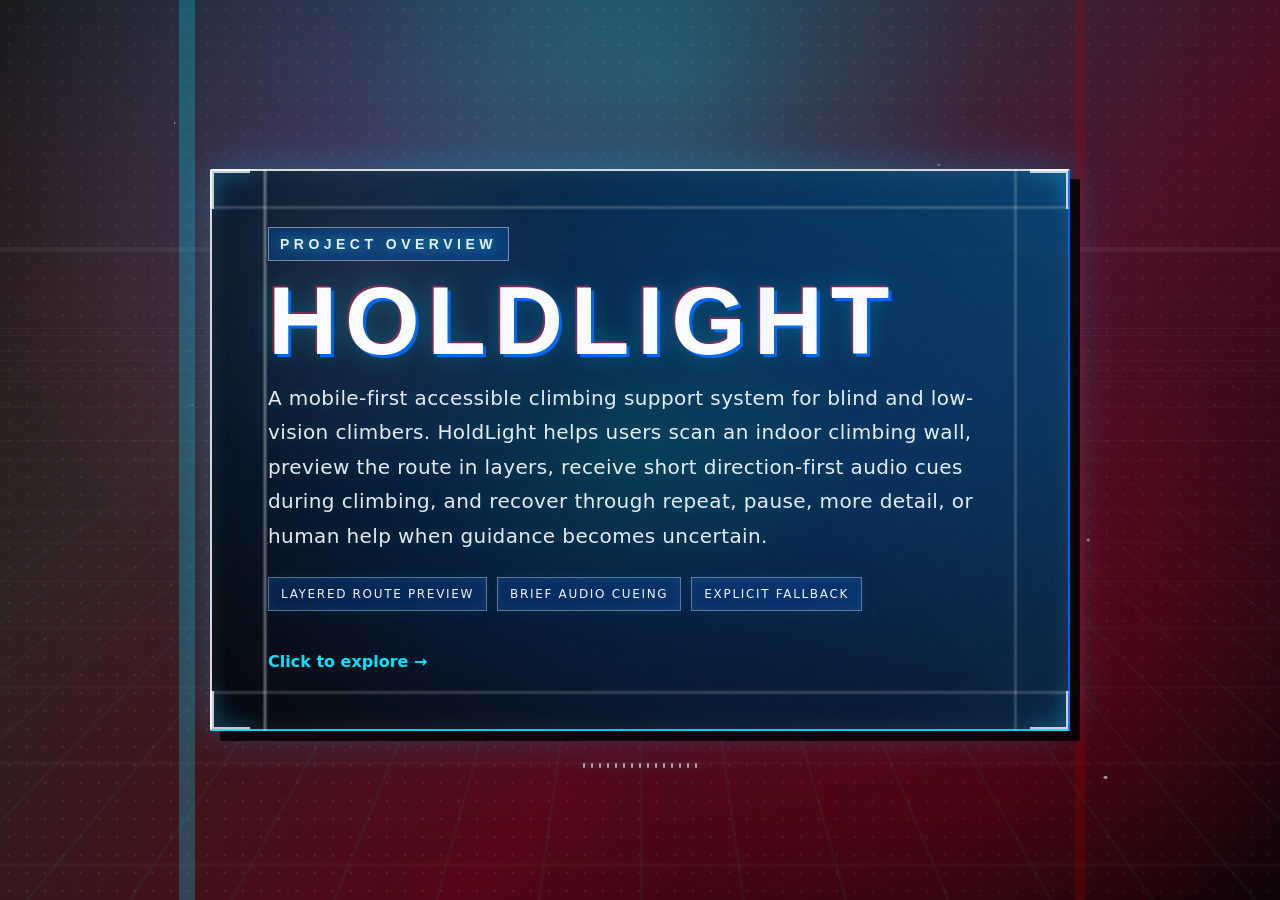
<file: index.html>
<!DOCTYPE html>
<html lang="en">
<head>
  <meta charset="UTF-8">
  <meta name="viewport" content="width=device-width, initial-scale=1.0">
  <title>HoldLight Project Portfolio</title>
  <link rel="stylesheet" href="portfolio.css?v=portfolio-entry-2">
  <script src="portfolio.js" defer></script>
</head>
<body class="overview-page">
  <section class="holdlight-overview-section" aria-label="HoldLight Project Overview">
    <div class="nebula"></div>
    <div class="grid-plane"></div>

    <div class="stars-container" aria-hidden="true">
      <div class="star-layer"></div>
      <div class="star-layer"></div>
      <div class="star-layer"></div>
    </div>

    <div class="button-container">
      <div class="button-hexagons" aria-hidden="true">
        <div class="hexagon"></div>
        <div class="hexagon"></div>
        <div class="hexagon"></div>
        <div class="hexagon"></div>
        <div class="hexagon"></div>
        <div class="hexagon"></div>
      </div>

      <div class="digital-glyphs" aria-hidden="true">
        <div class="digital-glyph">BLV ROUTE ACCESS · ACTIVE</div>
        <div class="digital-glyph">LAYERED_PREVIEW.INIT()</div>
        <div class="digital-glyph">BRIEF CUE · REPEAT · PAUSE · HELP</div>
        <div class="digital-glyph">HUMAN FALLBACK AVAILABLE</div>
        <div class="digital-glyph">ROUTE ACTION · LOW OVERLOAD</div>
        <div class="digital-glyph">SCAN → PREVIEW → CLIMB</div>
        <div class="digital-glyph">CONFIDENCE BEFORE ASCENT</div>
        <div class="digital-glyph">UNCERTAINTY_STATE.VISIBLE</div>
        <div class="digital-glyph">ASSISTANT CHECK READY</div>
        <div class="digital-glyph">AUDIO-FIRST SUPPORT</div>
        <div class="digital-glyph">HOLD MAP · HUMAN BACKUP</div>
        <div class="digital-glyph">LOW VISION MODE ONLINE</div>
      </div>

      <button class="holo-button" type="button" aria-label="Explore the HoldLight portfolio" data-overview-target="modules.html">
        <div class="button-text">
          <span class="overview-kicker">Project Overview</span>
          <span class="overview-title">HoldLight</span>
          <span class="overview-copy">
            A mobile-first accessible climbing support system for blind and low-vision climbers.
            HoldLight helps users scan an indoor climbing wall, preview the route in layers,
            receive short direction-first audio cues during climbing, and recover through repeat,
            pause, more detail, or human help when guidance becomes uncertain.
          </span>

          <span class="overview-tags" aria-hidden="true">
            <span>Layered Route Preview</span>
            <span>Brief Audio Cueing</span>
            <span>Explicit Fallback</span>
          </span>
          <span class="overview-enter">Click to explore &rarr;</span>
        </div>

        <div class="holo-glow"></div>
        <div class="button-glitch"></div>

        <div class="corner-accents" aria-hidden="true">
          <div class="corner-accent"></div>
          <div class="corner-accent"></div>
          <div class="corner-accent"></div>
          <div class="corner-accent"></div>
        </div>

        <div class="holo-lines" aria-hidden="true">
          <div class="holo-line"></div>
          <div class="holo-line"></div>
          <div class="holo-line"></div>
          <div class="holo-line"></div>
        </div>

        <div class="scan-line"></div>

        <div class="holo-particles" aria-hidden="true">
          <div class="holo-particle"></div>
          <div class="holo-particle"></div>
          <div class="holo-particle"></div>
          <div class="holo-particle"></div>
          <div class="holo-particle"></div>
          <div class="holo-particle"></div>
        </div>
      </button>

      <div class="sound-wave" aria-hidden="true">
        <div class="wave-bar"></div>
        <div class="wave-bar"></div>
        <div class="wave-bar"></div>
        <div class="wave-bar"></div>
        <div class="wave-bar"></div>
        <div class="wave-bar"></div>
        <div class="wave-bar"></div>
        <div class="wave-bar"></div>
        <div class="wave-bar"></div>
        <div class="wave-bar"></div>
        <div class="wave-bar"></div>
        <div class="wave-bar"></div>
        <div class="wave-bar"></div>
        <div class="wave-bar"></div>
        <div class="wave-bar"></div>
      </div>
    </div>
  </section>
</body>
</html>
</file>
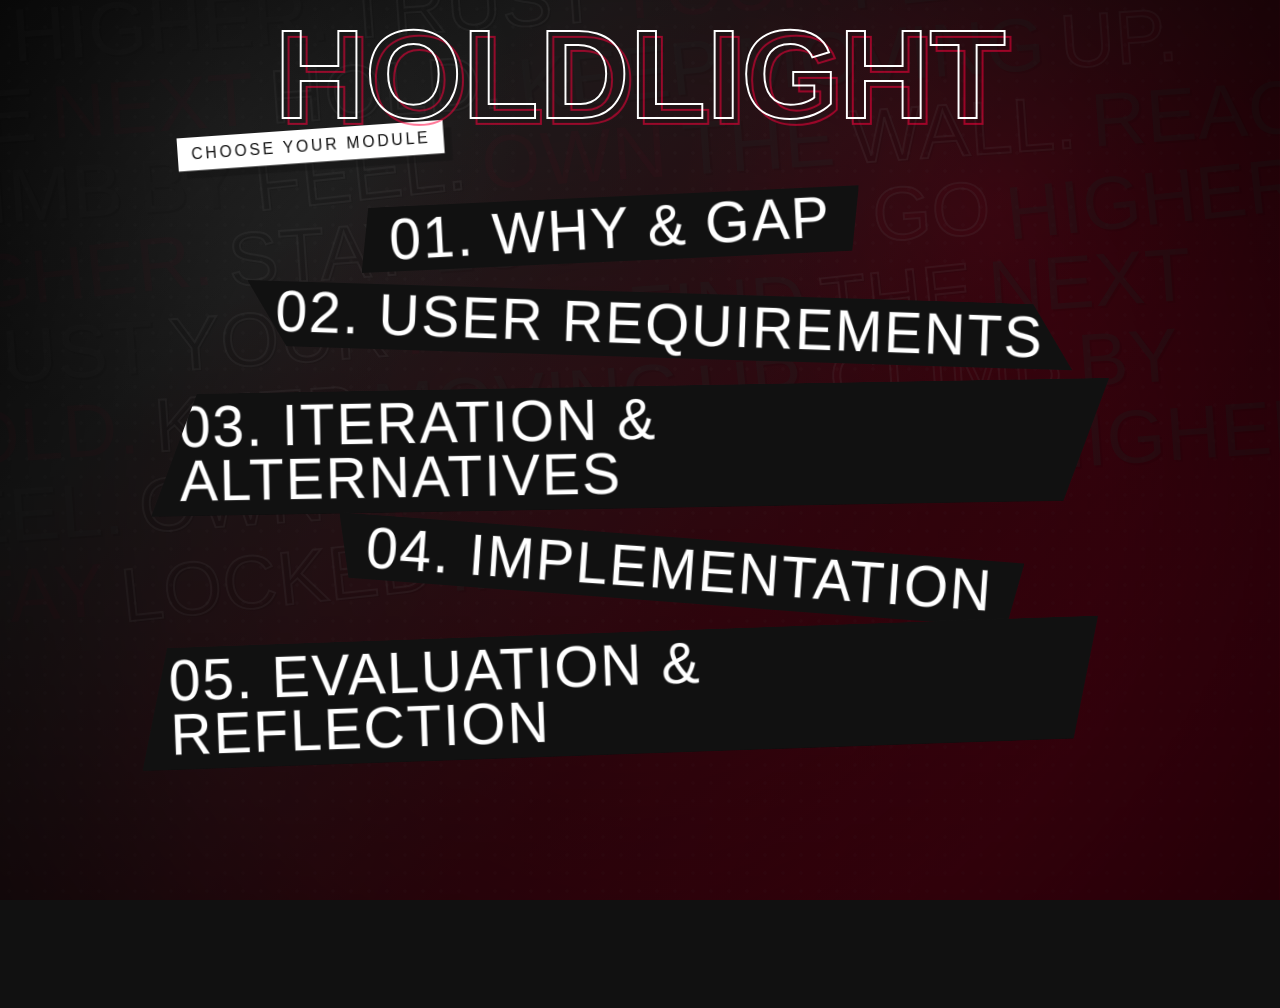
<file: brief.html>
<!DOCTYPE html>
<html lang="en">
<head>
  <meta charset="UTF-8">
  <meta name="viewport" content="width=device-width, initial-scale=1.0">
  <meta http-equiv="refresh" content="0; url=modules.html">
  <title>Project Overview Merged - HoldLight Process Portfolio</title>
  <link rel="stylesheet" href="portfolio.css">
  <script src="portfolio.js" defer></script>
</head>
<body class="module-page process-page">
  <main class="page-main">
    <section class="stage-board">
      <h1>Project overview merged into HoldLight Home</h1>
      <p class="body-font">The original project overview content has been merged into the Home overview and 01 Why &amp; Gap problem space.</p>
      <a class="quick-link" href="modules.html">Go to Home</a>
    </section>
  </main>
</body>
</html>
</file>
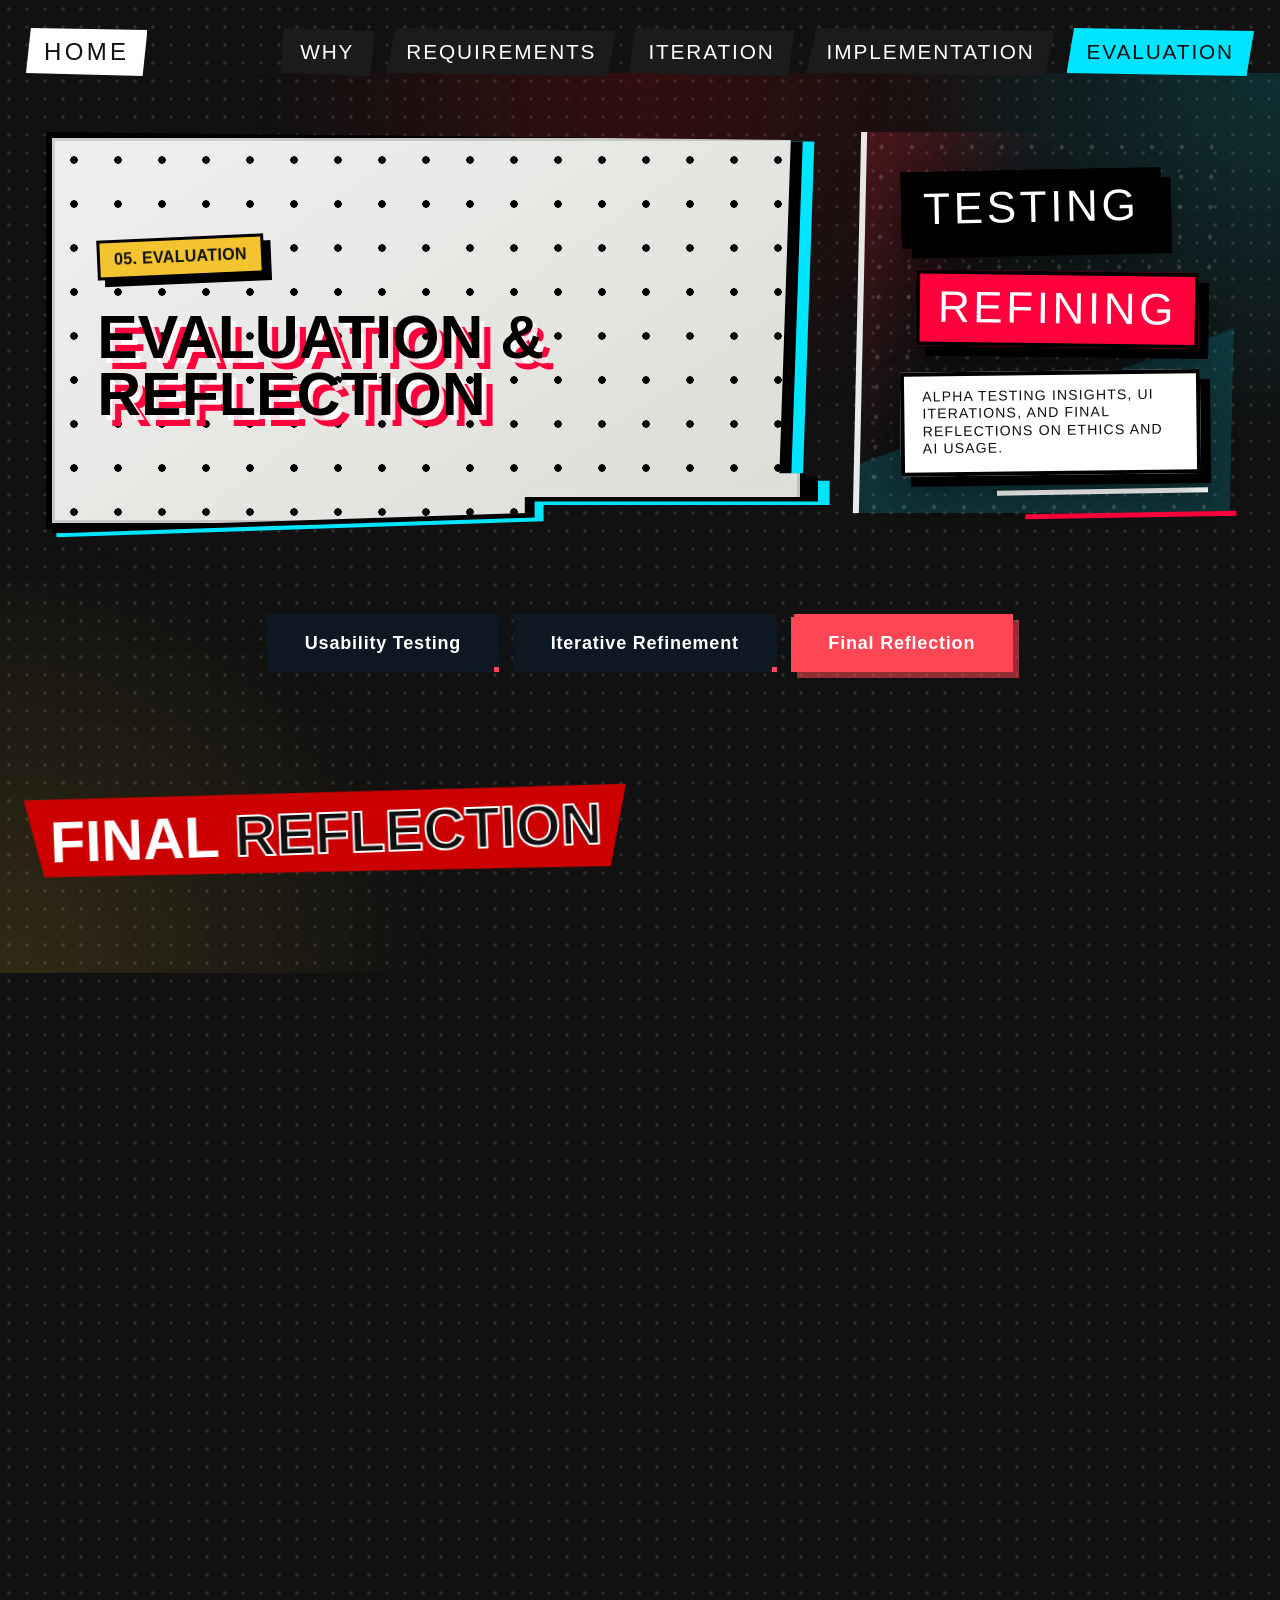
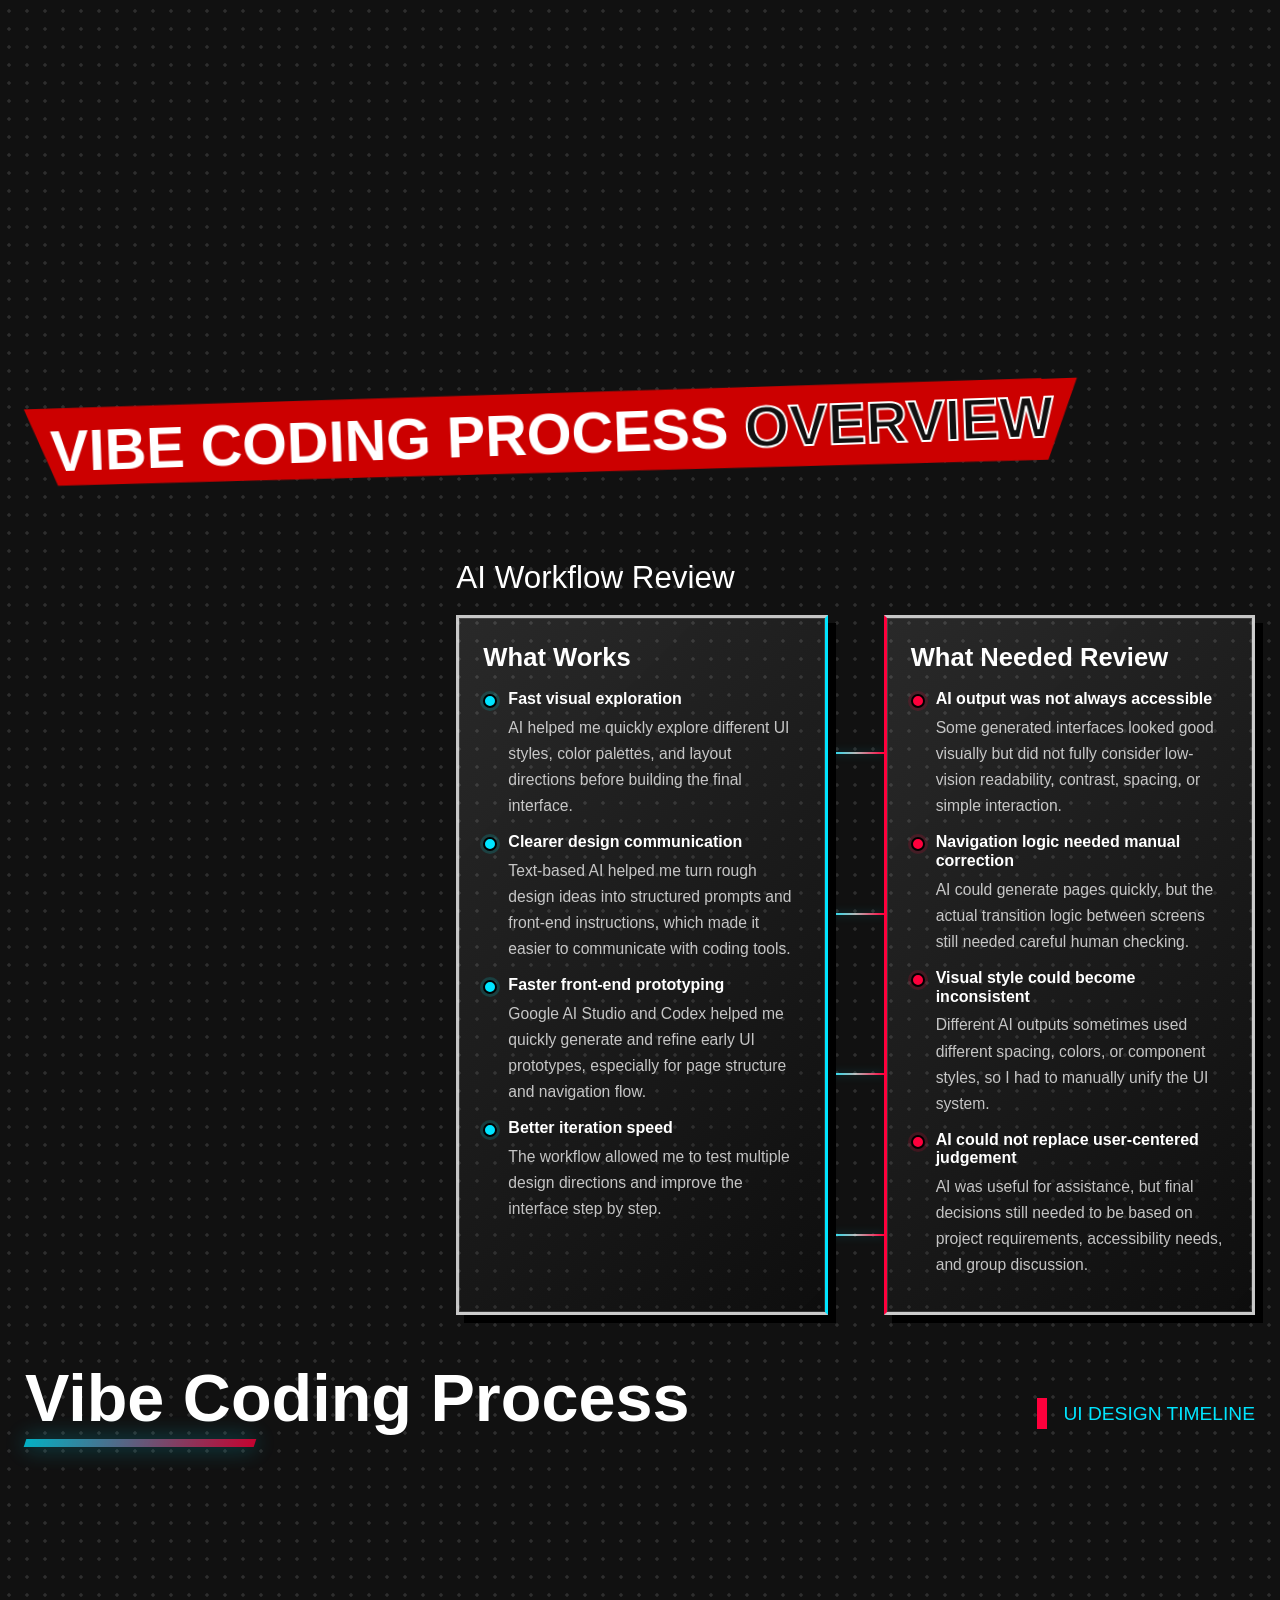
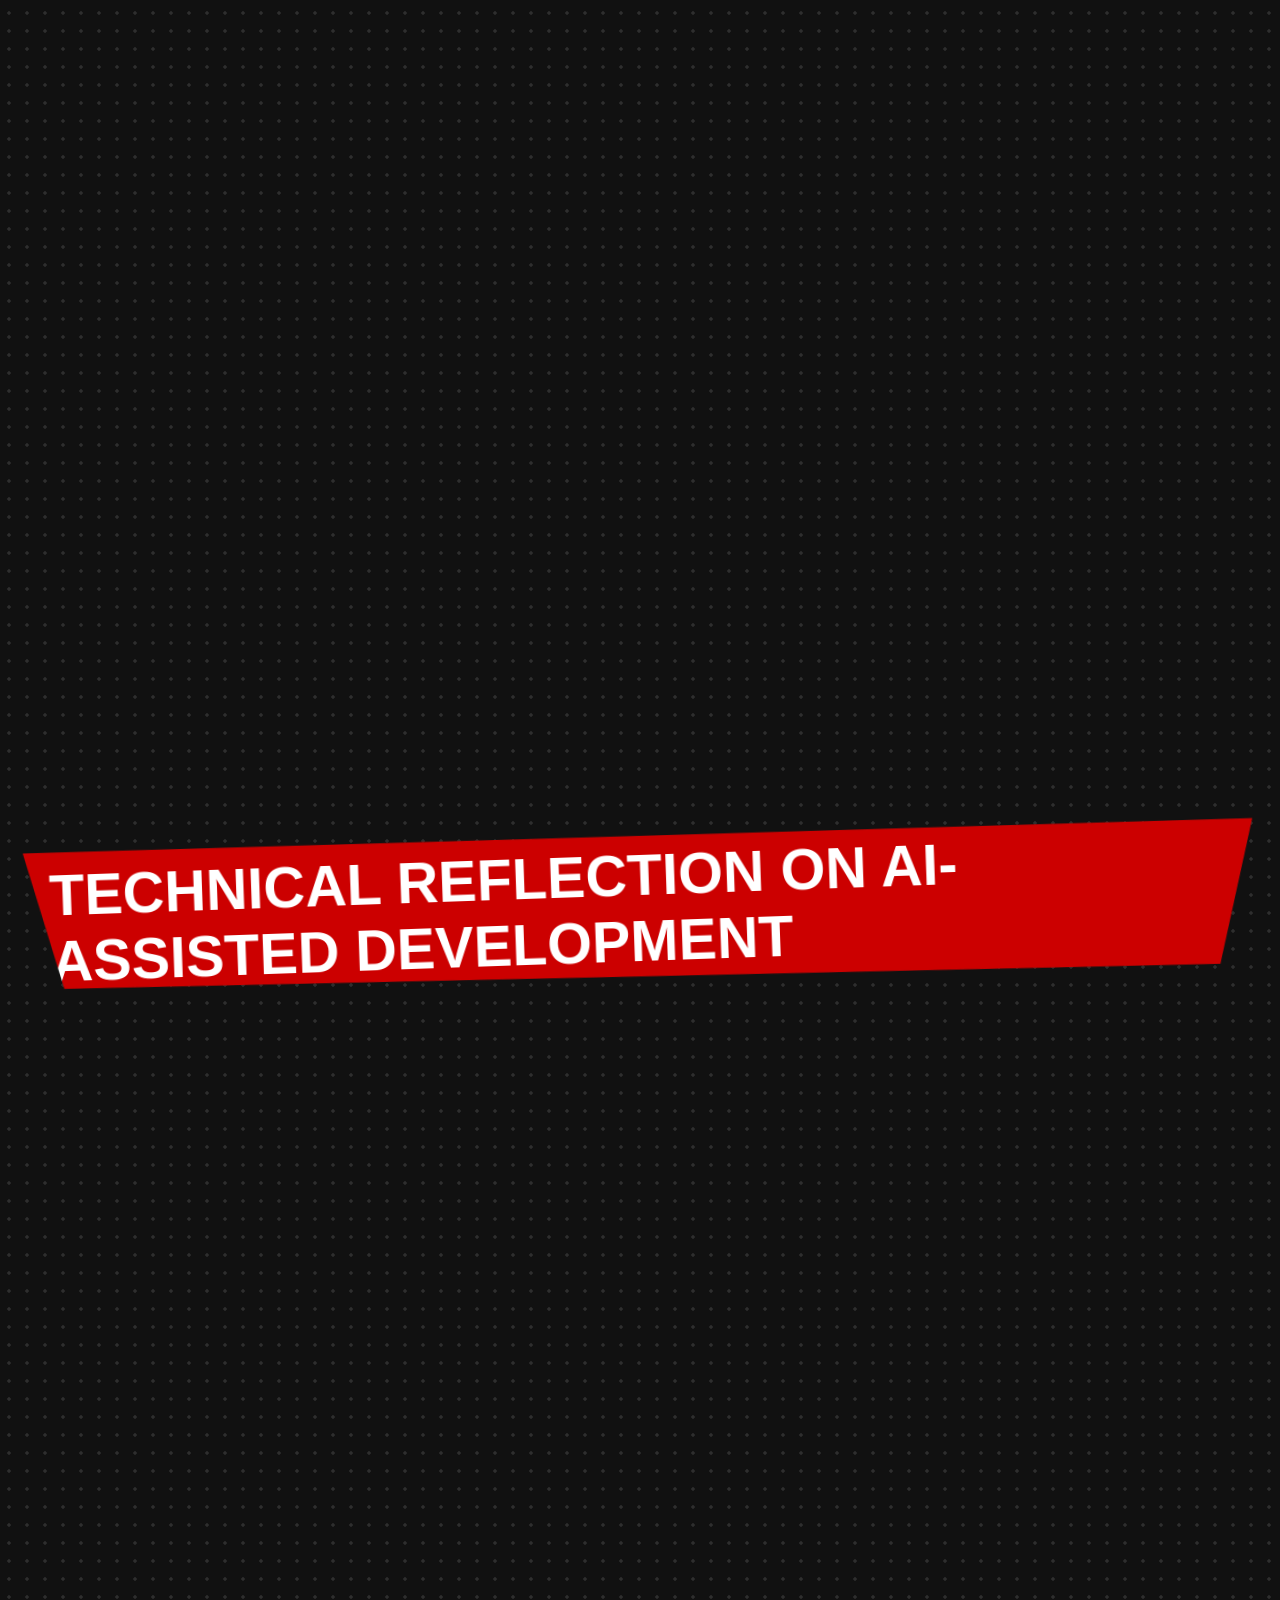
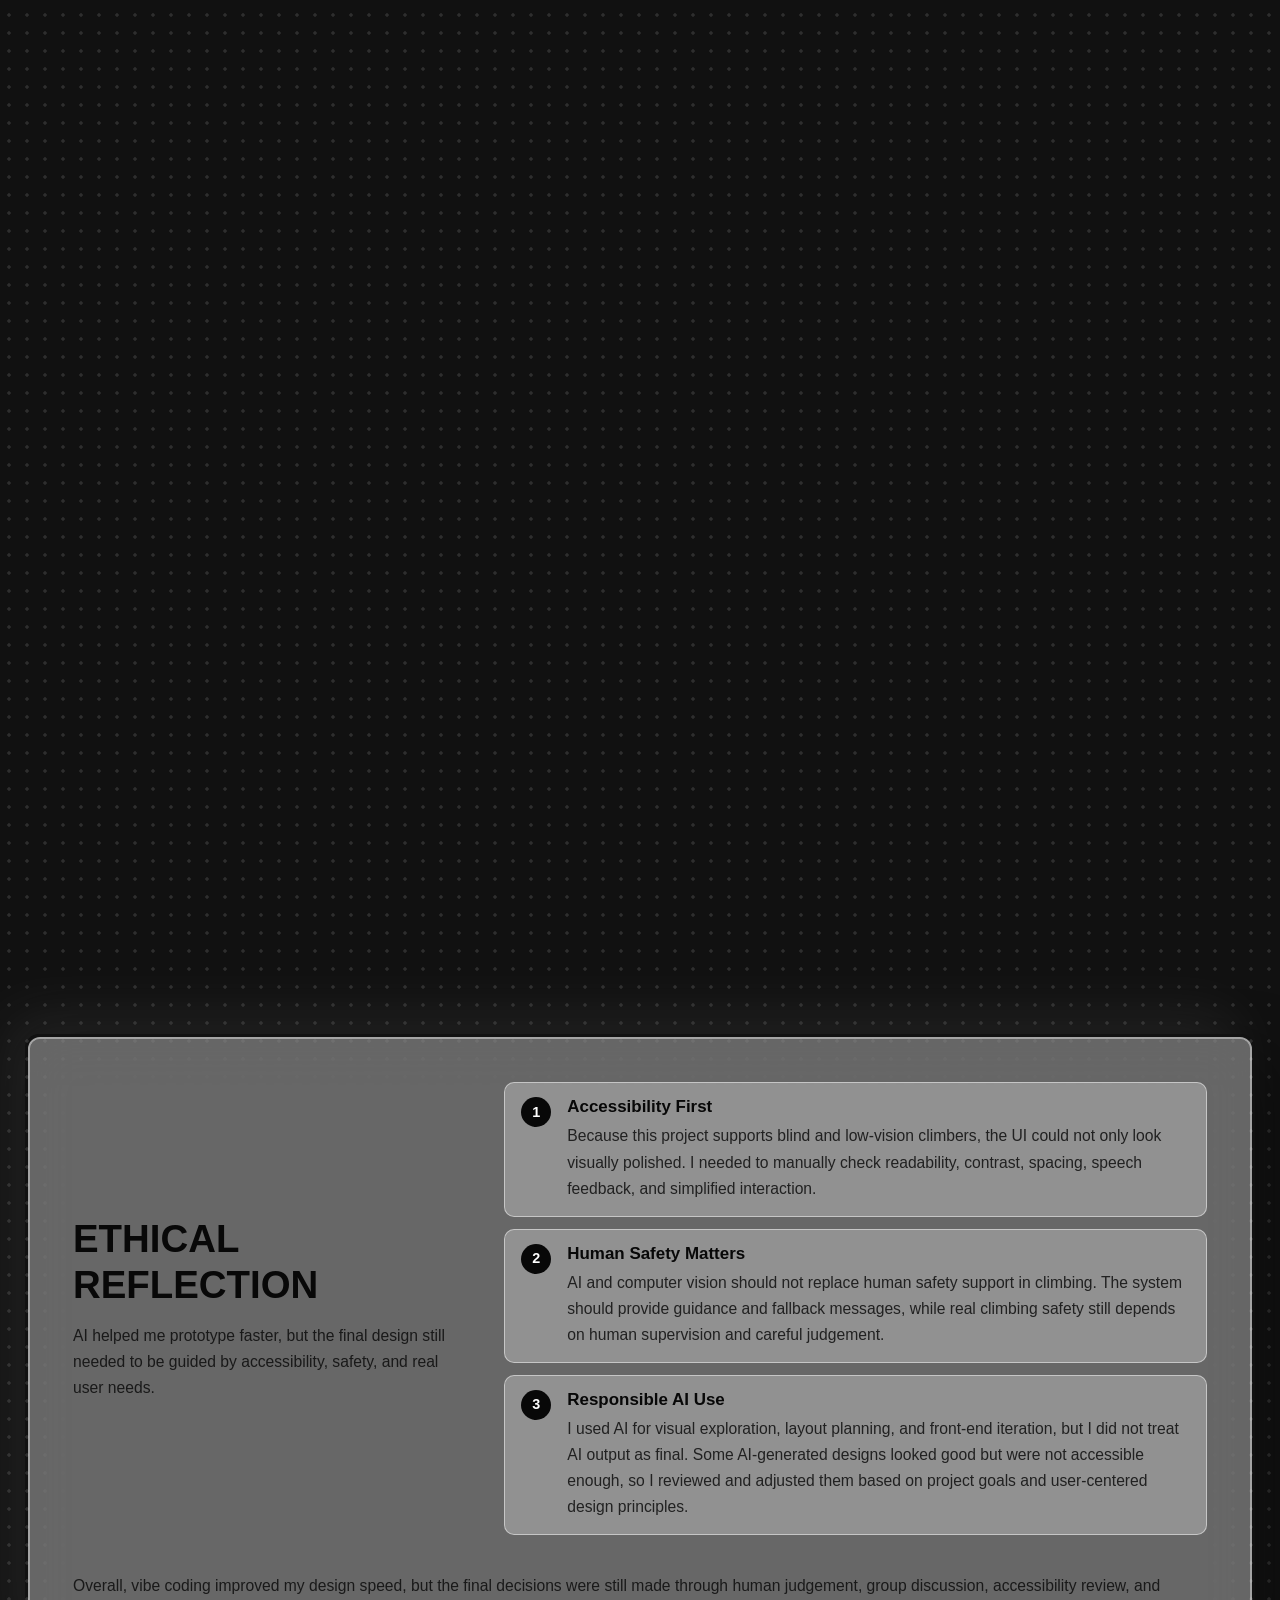
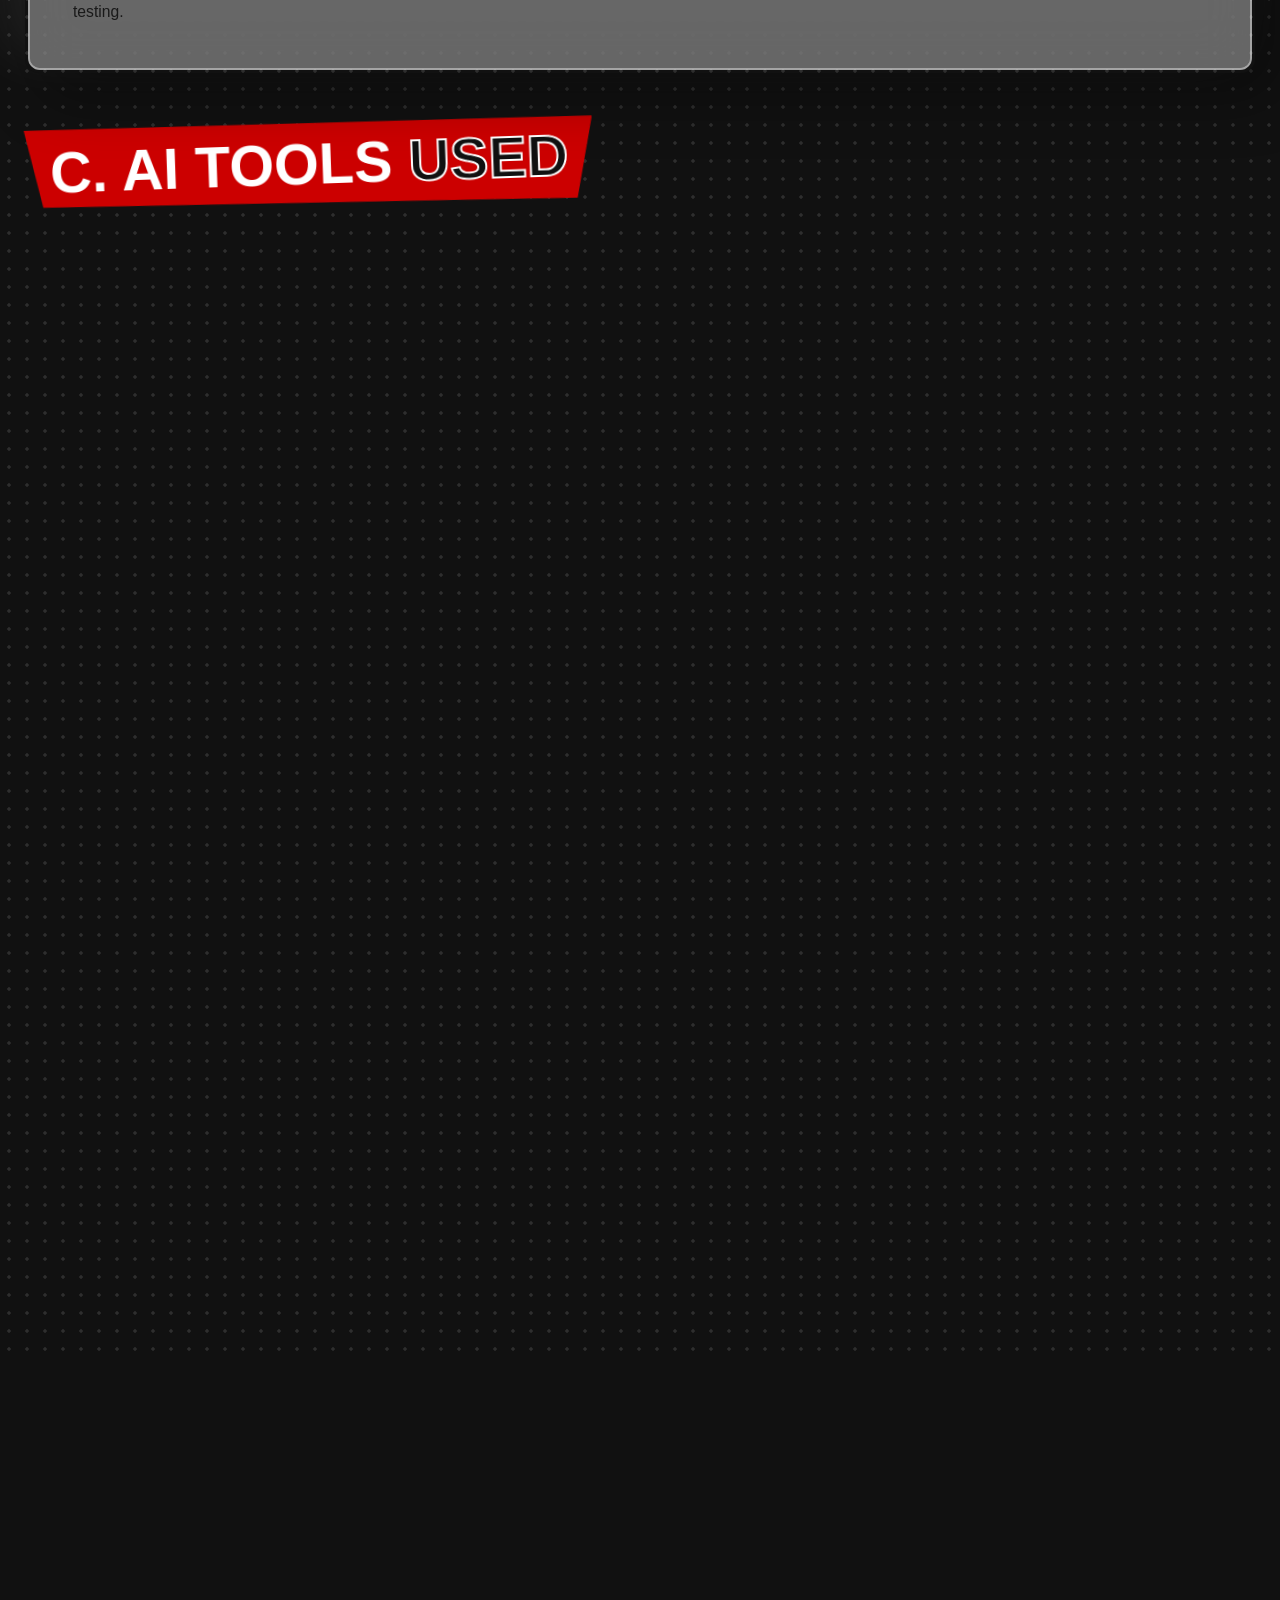
<file: final-reflection.html>
<!DOCTYPE html>
<html lang="en">
<head>
  <meta charset="UTF-8">
  <meta name="viewport" content="width=device-width, initial-scale=1.0">
  <meta http-equiv="refresh" content="0; url=evaluation-reflection.html#final-reflection">
  <title>Final Reflection Merged - HoldLight Process Portfolio</title>
  <link rel="stylesheet" href="portfolio.css">
  <script src="portfolio.js" defer></script>
</head>
<body class="module-page process-page">
  <main class="page-main">
    <section class="stage-board">
      <h1>Final reflection merged into 05 Evaluation &amp; Reflection</h1>
      <p class="body-font">The final reflection now appears with testing evidence, iteration, AI reflection, and references.</p>
      <a class="quick-link" href="evaluation-reflection.html#final-reflection">Go to Final Reflection</a>
    </section>
  </main>
</body>
</html>
</file>
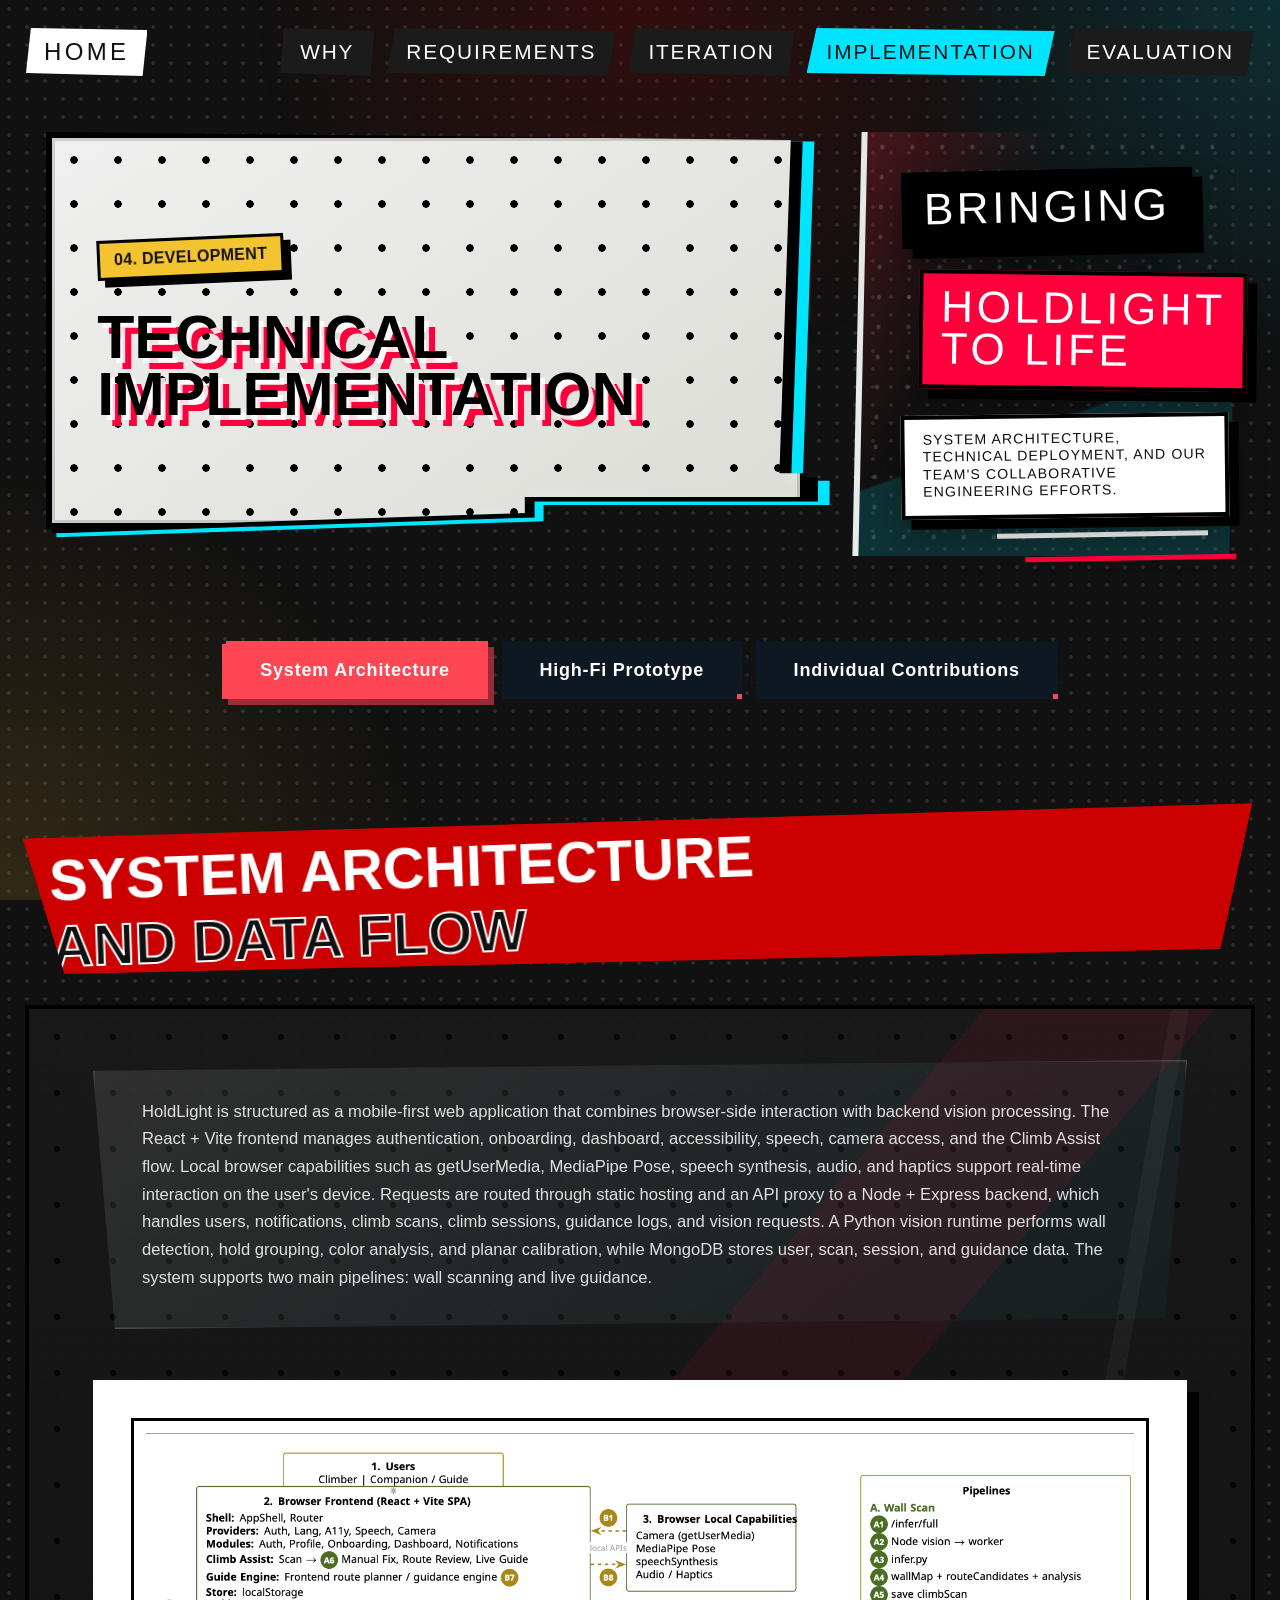
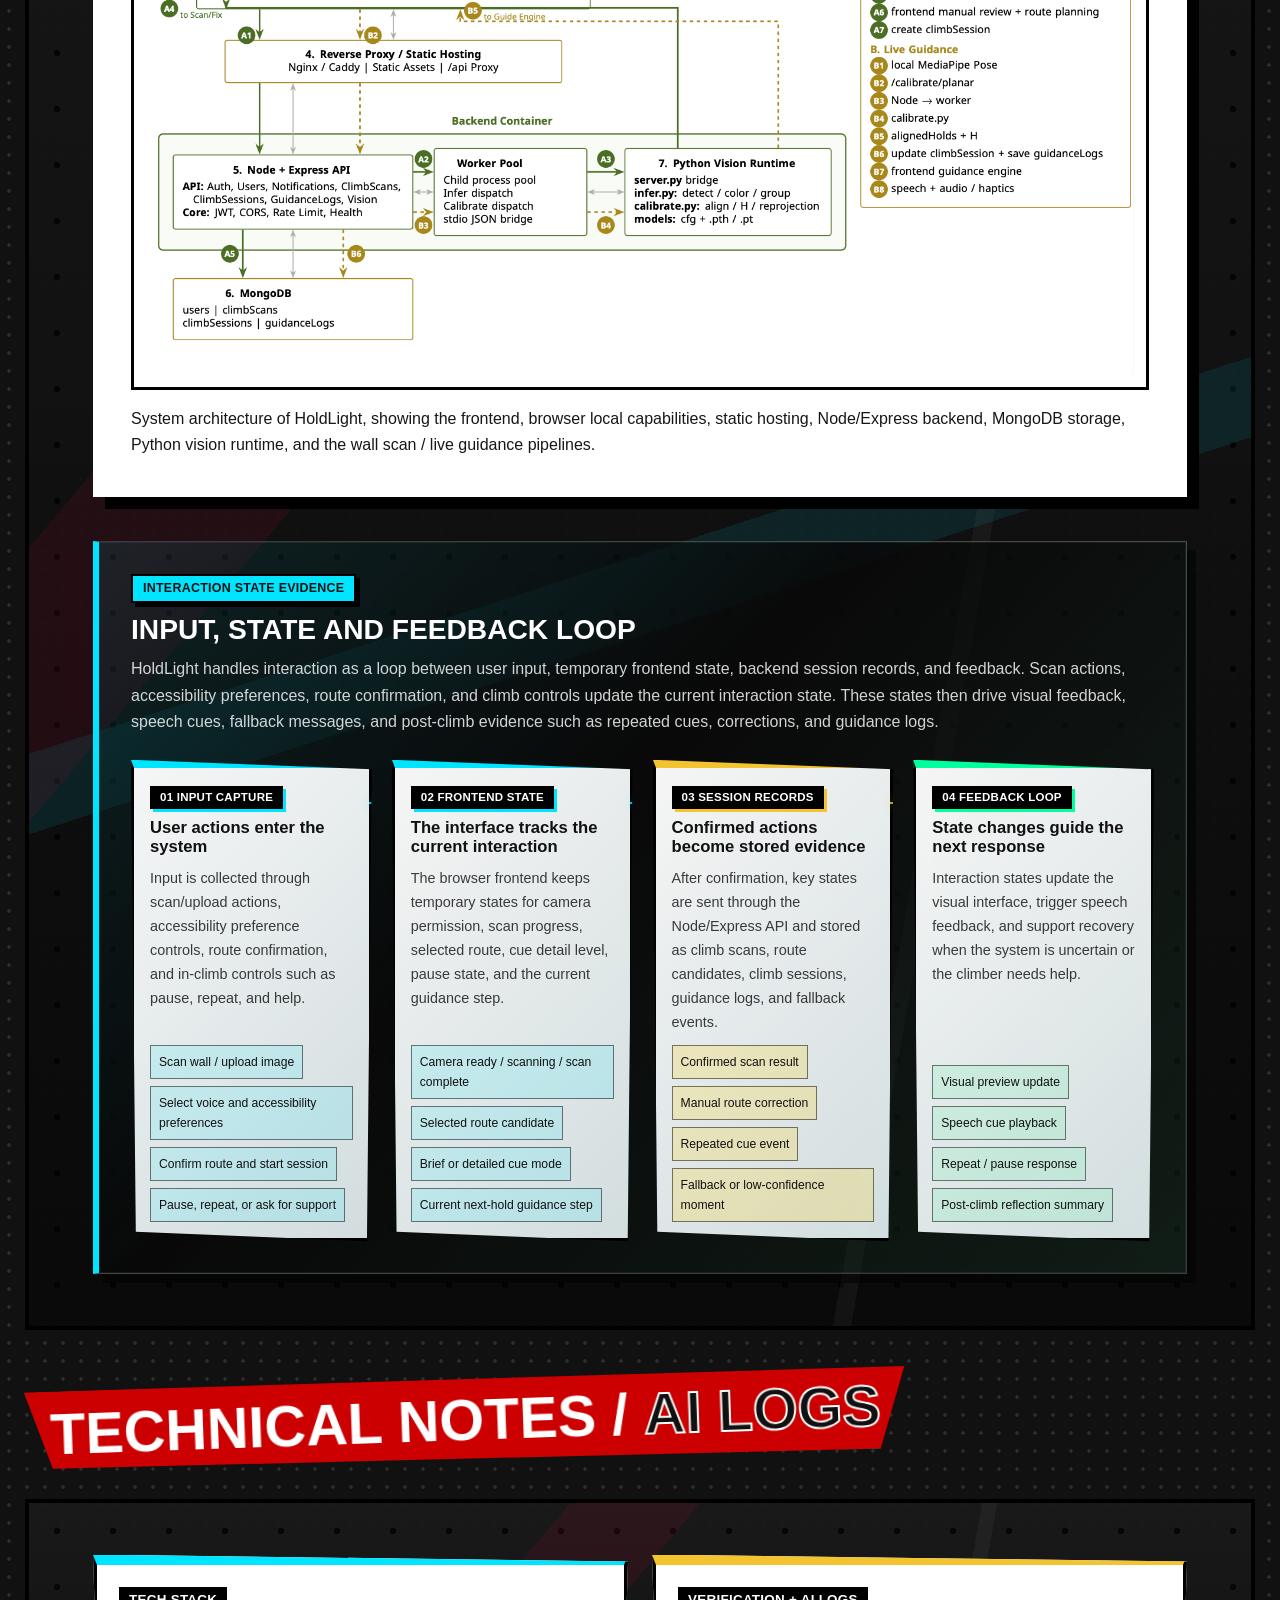
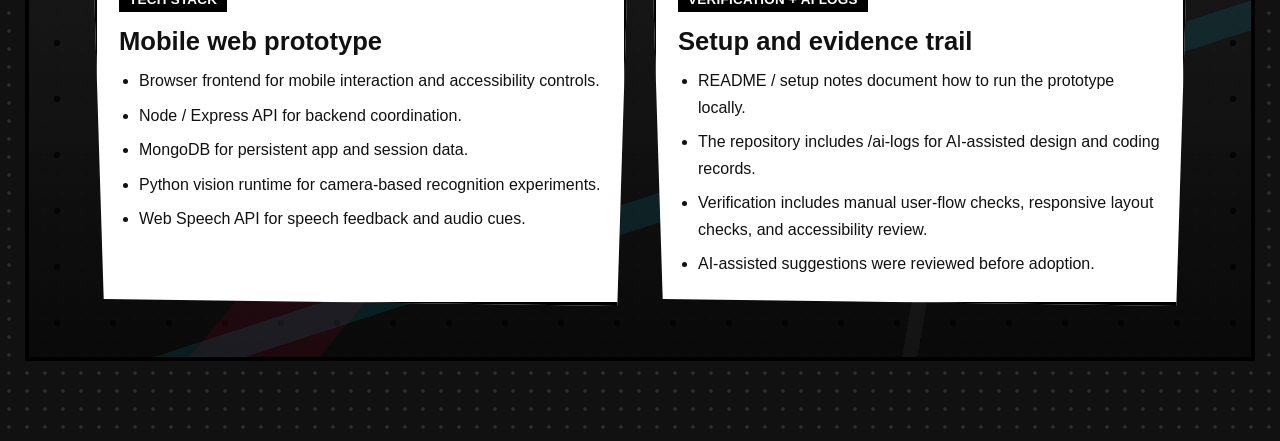
<file: implementation.html>
<!DOCTYPE html>
<html lang="en">
<head>
  <meta charset="UTF-8">
  <meta name="viewport" content="width=device-width, initial-scale=1.0">
  <title>04 Technical Implementation - HoldLight Process Portfolio</title>
  <link rel="icon" href="data:,">
  <link rel="stylesheet" href="portfolio.css">
  <script src="portfolio.js" defer></script>
</head>
<body class="module-page integrated-page process-page implementation-page squad-page">
  <div class="page-wrap">
    <header class="page-header">
      <div class="top-strip">
        <a href="modules.html" class="back-home">Home</a>
        <nav class="page-nav" aria-label="Main portfolio navigation">
          <a href="why-gap.html" class="page-link">Why</a>
          <a href="user-requirements.html" class="page-link">Requirements</a>
          <a href="iteration-alternatives.html" class="page-link">Iteration</a>
          <a href="implementation.html" class="page-link active">Implementation</a>
          <a href="evaluation-reflection.html" class="page-link">Evaluation</a>
        </nav>
      </div>

      <div class="page-hero">
        <section class="page-title-card" aria-labelledby="page-title">
          <span class="page-title-backdrop page-title-backdrop-cyan" aria-hidden="true"></span>
          <span class="page-title-backdrop page-title-backdrop-black" aria-hidden="true"></span>
          <span class="page-title-backdrop page-title-backdrop-dots" aria-hidden="true"></span>
          <div class="page-id">04. DEVELOPMENT</div>
          <h1 id="page-title">Technical Implementation</h1>
        </section>

        <div class="hero-collage" aria-label="Implementation section markers">
          <span class="title-shard title-shard-black">Bringing</span>
          <span class="title-shard title-shard-red">HoldLight To Life</span>
          <span class="title-shard title-shard-white">System architecture, technical deployment, and our team's collaborative engineering efforts.</span>
        </div>
      </div>
    </header>

    <main class="page-main">
      <section id="squad" class="portfolio-section squad-section" aria-labelledby="squad-title">
        <h2 id="squad-title" class="section-title">Squad / Individual <span class="text-stroke">Contributions</span></h2>
        <div class="squad-stage" aria-label="Animated squad contribution cards">
          <div id="epicenter">
            <div class="p5-star-wrapper epicenter-p5-star">
              <div class="p5-star-layer p5-star-l1"></div>
              <div class="p5-star-layer p5-star-l2"></div>
              <div class="p5-star-layer p5-star-l3"></div>
              <div class="p5-star-layer p5-star-l4"></div>
            </div>

            <div class="radial-shard-wrapper shard-1">
              <div class="member-block">
                <img src="CPT208-images/ChenYu.png" class="shard-photo" alt="Chenyu Du">
                <div class="shard-info">
                  <h3 class="shard-name">Chenyu <span class="p5-surname-initial">D</span>u</h3>
                  <div class="shard-role">Student ID: 2360743</div>
                </div>
              </div>
            </div>

            <div class="radial-shard-wrapper shard-2">
              <div class="member-block">
                <img src="CPT208-images/JunYan.png" class="shard-photo" alt="Junyan He">
                <div class="shard-info">
                  <h3 class="shard-name">Junyan <span class="p5-surname-initial">H</span>e</h3>
                  <div class="shard-role">Student ID: 2363304</div>
                </div>
              </div>
            </div>

            <div class="radial-shard-wrapper shard-3">
              <div class="member-block">
                <img src="CPT208-images/JiaFei.png" class="shard-photo" alt="Jiafei Sun">
                <div class="shard-info">
                  <h3 class="shard-name">Jiafei <span class="p5-surname-initial">S</span>un</h3>
                  <div class="shard-role">Student ID: 2361510</div>
                </div>
              </div>
            </div>

            <div class="radial-shard-wrapper shard-4">
              <div class="member-block">
                <img src="CPT208-images/YouMing.png" class="shard-photo" alt="Youming Yang">
                <div class="shard-info">
                  <h3 class="shard-name">Youming <span class="p5-surname-initial">Y</span>ang</h3>
                  <div class="shard-role">Student ID: 2361217</div>
                </div>
              </div>
            </div>

            <div class="counter-burst-wrapper cb-1"><div class="deco-shard"></div></div>
            <div class="counter-burst-wrapper cb-2"><div class="deco-shard"></div></div>
            <div class="counter-burst-wrapper cb-3"><div class="deco-shard"></div></div>
            <div class="counter-burst-wrapper cb-4"><div class="deco-shard"></div></div>
            <div class="counter-burst-wrapper cb-5"><div class="deco-shard"></div></div>
            <div class="counter-burst-wrapper cb-6"><div class="deco-shard"></div></div>
            <div class="counter-burst-wrapper cb-7"><div class="deco-shard"></div></div>
            <div class="counter-burst-wrapper cb-8"><div class="deco-shard"></div></div>
            <div class="counter-burst-wrapper cb-9"><div class="deco-shard"></div></div>
            <div class="counter-burst-wrapper cb-10"><div class="deco-shard"></div></div>
            <div class="counter-burst-wrapper cb-11"><div class="deco-shard"></div></div>
            <div class="counter-burst-wrapper cb-12"><div class="deco-shard"></div></div>
            <div class="counter-burst-wrapper cb-13"><div class="deco-shard"></div></div>
            <div class="counter-burst-wrapper cb-14"><div class="deco-shard"></div></div>
          </div>

          <div class="p5-star-wrapper p5-star-side-1"><div class="p5-star-layer p5-star-l1"></div><div class="p5-star-layer p5-star-l2"></div><div class="p5-star-layer p5-star-l3"></div><div class="p5-star-layer p5-star-l4"></div></div>
          <div class="p5-star-wrapper p5-star-side-2"><div class="p5-star-layer p5-star-l1"></div><div class="p5-star-layer p5-star-l2"></div><div class="p5-star-layer p5-star-l3"></div><div class="p5-star-layer p5-star-l4"></div></div>
          <div class="p5-star-wrapper p5-star-side-3"><div class="p5-star-layer p5-star-l1"></div><div class="p5-star-layer p5-star-l2"></div><div class="p5-star-layer p5-star-l3"></div><div class="p5-star-layer p5-star-l4"></div></div>
          <div class="p5-star-wrapper p5-star-side-4"><div class="p5-star-layer p5-star-l1"></div><div class="p5-star-layer p5-star-l2"></div><div class="p5-star-layer p5-star-l3"></div><div class="p5-star-layer p5-star-l4"></div></div>
        </div>

      <div class="timeline-scroll" id="development-timeline">
        <section class="project-steps-timeline" id="holdlightTimeline" aria-labelledby="developmentTimelineTitle">
          <header class="timeline-heading">
            <h2 id="developmentTimelineTitle">Development Timeline</h2>
            <p>From Research Insight to Final Prototype</p>
          </header>

          <div class="timeline-axis" aria-hidden="true">
            <div class="axis-labels">
              <span>Mar 06</span>
              <span>Mar 10</span>
              <span>Mar 12</span>
              <span>Mar 24</span>
              <span>Apr 01</span>
              <span>Apr 10</span>
              <span>Apr 20</span>
              <span>May 06</span>
            </div>

            <div class="axis-red-line">
              <span></span>
              <span></span>
              <span></span>
              <span></span>
              <span></span>
              <span></span>
              <span></span>
              <span></span>
            </div>

            <div class="axis-bars">
              <span></span>
              <span></span>
              <span></span>
              <span></span>
              <span></span>
              <span></span>
              <span></span>
            </div>
          </div>

          <div class="timeline-stage">
            <article class="milestone m-1">
              <button class="milestone-dot" type="button" aria-label="March 6 Team Formation">
                <svg viewBox="0 0 48 48" aria-hidden="true" focusable="false">
                  <circle cx="17" cy="19" r="5"></circle>
                  <circle cx="31" cy="19" r="5"></circle>
                  <path d="M8 36c1.6-7 7.2-10 13-10"></path>
                  <path d="M40 36c-1.6-7-7.2-10-13-10"></path>
                  <path d="M15 37c1.4-5.6 4.8-8.4 9-8.4s7.6 2.8 9 8.4"></path>
                </svg>
              </button>
              <div class="milestone-copy">
                <div class="milestone-number">01</div>
                <h3><span>03.06</span>Team Formation</h3>
                <p>The project team was created and the initial collaboration structure was confirmed.</p>
                <p>This stage established the basis for user research, UX design, frontend development, backend logic, and evaluation work.</p>
              </div>
            </article>

            <article class="milestone m-2">
              <button class="milestone-dot" type="button" aria-label="March 10 Theme Idea Confirmed">
                <svg viewBox="0 0 48 48" aria-hidden="true" focusable="false">
                  <path d="M18 38h12"></path>
                  <path d="M20 32h8"></path>
                  <path d="M17 28c-4-3.2-6-7-6-11a13 13 0 0 1 26 0c0 4-2 7.8-6 11-1.8 1.4-2.4 2.8-2.8 4H19.8c-.4-1.2-1-2.6-2.8-4Z"></path>
                  <path d="M24 7v4"></path>
                  <path d="M35 12l-3 3"></path>
                  <path d="M13 12l3 3"></path>
                </svg>
              </button>
              <div class="milestone-copy">
                <div class="milestone-number">02</div>
                <h3><span>03.10</span>Theme Idea Fixed</h3>
                <p>The team confirmed the core product direction: an accessible climbing support system for blind and low-vision users.</p>
                <p>The design focus shifted toward route preview, brief voice guidance, explicit fallback, and inclusive interaction flow.</p>
              </div>
            </article>

            <article class="milestone m-3">
              <button class="milestone-dot" type="button" aria-label="March 12 BLV Interview and Role Division">
                <svg viewBox="0 0 48 48" aria-hidden="true" focusable="false">
                  <path d="M13 16h22a6 6 0 0 1 6 6v4a6 6 0 0 1-6 6H24l-8 6v-6h-3a6 6 0 0 1-6-6v-4a6 6 0 0 1 6-6Z"></path>
                  <path d="M17 24h.1"></path>
                  <path d="M24 24h.1"></path>
                  <path d="M31 24h.1"></path>
                </svg>
              </button>
              <div class="milestone-copy">
                <div class="milestone-number">03</div>
                <h3><span>03.12</span>BLV Interview &amp; Division</h3>
                <p>The first BLV interview helped the team understand route-reading barriers, audio guidance needs, and uncertainty during climbing.</p>
                <p>The team then divided responsibilities across frontend, backend, research, inclusive UX design, and testing preparation.</p>
              </div>
            </article>

            <article class="milestone m-4">
              <button class="milestone-dot" type="button" aria-label="March 24 First System Prototype">
                <svg viewBox="0 0 48 48" aria-hidden="true" focusable="false">
                  <path d="M18 14h-7a3 3 0 0 0-3 3v20a3 3 0 0 0 3 3h20a3 3 0 0 0 3-3v-7"></path>
                  <path d="M30 8h7a3 3 0 0 1 3 3v20a3 3 0 0 1-3 3h-7"></path>
                  <path d="M18 24h12"></path>
                  <path d="M25 18l7 6-7 6"></path>
                </svg>
              </button>
              <div class="milestone-copy">
                <div class="milestone-number">04</div>
                <h3><span>03.24</span>First System Prototype</h3>
                <p>The first frontend-backend integration produced an initial working prototype with a connected scan-to-guidance flow.</p>
                <p>This made it possible to test whether route preview, cue delivery, and fallback could work as one coherent user journey.</p>
              </div>
            </article>

            <article class="milestone m-5">
              <button class="milestone-dot" type="button" aria-label="April 1 BLV Pilot Testing">
                <svg viewBox="0 0 48 48" aria-hidden="true" focusable="false">
                  <path d="M10 25c4-8 9-12 14-12s10 4 14 12c-4 8-9 12-14 12S14 33 10 25Z"></path>
                  <circle cx="24" cy="25" r="5"></circle>
                  <path d="M38 13l4-4"></path>
                  <path d="M39 25h5"></path>
                  <path d="M38 37l4 4"></path>
                </svg>
              </button>
              <div class="milestone-copy">
                <div class="milestone-number">05</div>
                <h3><span>04.01</span>BLV Pilot Testing</h3>
                <p>The first pilot test with a BLV participant showed that long voice instructions were difficult to process during climbing.</p>
                <p>Iteration 1 simplified the audio wording into shorter, direction-first cues and reduced unnecessary guidance details.</p>
              </div>
            </article>

            <article class="milestone m-6">
              <button class="milestone-dot" type="button" aria-label="April 10 Team Testing">
                <svg viewBox="0 0 48 48" aria-hidden="true" focusable="false">
                  <rect x="9" y="10" width="30" height="22" rx="3"></rect>
                  <path d="M15 18h18"></path>
                  <path d="M15 24h11"></path>
                  <path d="M18 39h12"></path>
                  <path d="M24 32v7"></path>
                </svg>
              </button>
              <div class="milestone-copy">
                <div class="milestone-number">06</div>
                <h3><span>04.10</span>Team Testing</h3>
                <p>Internal team testing revealed that several interface areas were visually overloaded and not clear enough for quick use.</p>
                <p>Iteration 2 simplified the interface and made the main scanning, preview, and guidance actions easier to identify.</p>
              </div>
            </article>

            <article class="milestone m-7">
              <button class="milestone-dot" type="button" aria-label="April 20 BLV Retest and Iteration 3">
                <svg viewBox="0 0 48 48" aria-hidden="true" focusable="false">
                  <rect x="9" y="10" width="12" height="12" rx="2"></rect>
                  <rect x="27" y="10" width="12" height="12" rx="2"></rect>
                  <rect x="9" y="28" width="12" height="12" rx="2"></rect>
                  <rect x="27" y="28" width="12" height="12" rx="2"></rect>
                  <path d="M15 16h.1"></path>
                  <path d="M33 16h.1"></path>
                  <path d="M15 34h.1"></path>
                  <path d="M33 34h.1"></path>
                </svg>
              </button>
              <div class="milestone-copy">
                <div class="milestone-number">07</div>
                <h3><span>04.20</span>BLV Retest &amp; Iteration 3</h3>
                <p>A second BLV test and interview exposed the need for faster hold correction during route setup.</p>
                <p>Iteration 3 added multi-select controls for adding or removing detected climbing holds more efficiently.</p>
              </div>
            </article>

            <article class="milestone m-8 is-active">
              <button class="milestone-dot" type="button" aria-label="May 6 Final Version Optimised">
                <svg viewBox="0 0 48 48" aria-hidden="true" focusable="false">
                  <path d="M24 5l5.6 11.4 12.6 1.8-9.1 8.9 2.1 12.5L24 33.7 12.8 39.6l2.1-12.5-9.1-8.9 12.6-1.8L24 5Z"></path>
                  <path d="M20 25l3 3 6-7"></path>
                </svg>
              </button>
              <div class="milestone-copy">
                <div class="milestone-number">08</div>
                <h3><span>05.06</span>Final Version Optimised</h3>
                <p>The final version was polished through interface tuning, flow adjustment, and interaction cleanup.</p>
                <p>The product was prepared as a more stable and presentable accessibility-focused climbing prototype for final submission.</p>
              </div>
            </article>
          </div>
        </section>
      </div>
      </section>

      <section id="high-fi" class="portfolio-section" aria-labelledby="highfi-title">
        <h2 id="highfi-title" class="section-title">High-Fi <span class="text-stroke">Prototype</span></h2>
        <div class="phantom-entry-row" aria-label="High-Fi prototype links">
          <a href="https://climb-app-frontend-img.onrender.com" class="phantom-btn phantom-btn-red" aria-label="Open Live Web App" target="_blank" rel="noopener noreferrer">
            <span class="ptrig p-1"></span><span class="ptrig p-2"></span><span class="ptrig p-3"></span>
            <span class="ptrig p-4"></span><span class="ptrig p-5"></span><span class="ptrig p-6"></span>
            <span class="ptrig p-7"></span><span class="ptrig p-8"></span><span class="ptrig p-9"></span>
            <span class="phantom-wrapper">
              <span class="action-star"></span>
              <span class="shard-layer layer-1"></span>
              <span class="shard-layer layer-2"></span>
              <span class="shard-layer layer-3"></span>
              <span class="heist-content">
                <span class="ransom-row" aria-hidden="true">
                  <span class="note-block b-w" style="--i: 1"><span class="txt">L</span></span>
                  <span class="note-block b-b" style="--i: 2"><span class="txt">I</span></span>
                  <span class="note-block b-w" style="--i: 3"><span class="txt">V</span></span>
                  <span class="note-block b-b" style="--i: 4"><span class="txt">E</span></span>
                  <span class="spacer"></span>
                  <span class="note-block b-w" style="--i: 5"><span class="txt">W</span></span>
                  <span class="note-block b-b" style="--i: 6"><span class="txt">E</span></span>
                  <span class="note-block b-w" style="--i: 7"><span class="txt">B</span></span>
                  <span class="spacer"></span>
                  <span class="note-block b-b" style="--i: 8"><span class="txt">A</span></span>
                  <span class="note-block b-w" style="--i: 9"><span class="txt">P</span></span>
                  <span class="note-block b-b" style="--i: 10"><span class="txt">P</span></span>
                </span>
                <span class="card-socket" aria-hidden="true">
                  <span class="calling-card">
                    <span class="card-face front"><span class="card-mark">WEB</span></span>
                    <span class="card-face back"><span class="card-mark">GO</span></span>
                  </span>
                </span>
              </span>
            </span>
          </a>

          <a href="https://github.com/Yuuu-05/HoldLight" class="phantom-btn phantom-btn-blue" aria-label="Open GitHub Repository" target="_blank" rel="noopener noreferrer">
            <span class="ptrig p-1"></span><span class="ptrig p-2"></span><span class="ptrig p-3"></span>
            <span class="ptrig p-4"></span><span class="ptrig p-5"></span><span class="ptrig p-6"></span>
            <span class="ptrig p-7"></span><span class="ptrig p-8"></span><span class="ptrig p-9"></span>
            <span class="phantom-wrapper">
              <span class="action-star"></span>
              <span class="shard-layer layer-1"></span>
              <span class="shard-layer layer-2"></span>
              <span class="shard-layer layer-3"></span>
              <span class="heist-content">
                <span class="ransom-row" aria-hidden="true">
                  <span class="note-block b-w" style="--i: 1"><span class="txt">G</span></span>
                  <span class="note-block b-b" style="--i: 2"><span class="txt">I</span></span>
                  <span class="note-block b-w" style="--i: 3"><span class="txt">T</span></span>
                  <span class="note-block b-b" style="--i: 4"><span class="txt">H</span></span>
                  <span class="note-block b-w" style="--i: 5"><span class="txt">U</span></span>
                  <span class="note-block b-b" style="--i: 6"><span class="txt">B</span></span>
                  <span class="spacer"></span>
                  <span class="note-block b-w" style="--i: 7"><span class="txt">R</span></span>
                  <span class="note-block b-b" style="--i: 8"><span class="txt">E</span></span>
                  <span class="note-block b-w" style="--i: 9"><span class="txt">P</span></span>
                  <span class="note-block b-b" style="--i: 10"><span class="txt">O</span></span>
                </span>
                <span class="card-socket" aria-hidden="true">
                  <span class="calling-card">
                    <span class="card-face front"><span class="card-mark">GIT</span></span>
                    <span class="card-face back"><span class="card-mark">GO</span></span>
                  </span>
                </span>
              </span>
            </span>
          </a>
        </div>
        <div class="stage-board">
          <div class="implementation-showcase">
            <figure class="asset-figure implementation-flow">
              <img src="assets/images/prototype/overview/hi-overview2.png" alt="High-Fi prototype overview showing the final HoldLight mobile interface screens." class="asset-image">
              <figcaption class="highfi-overview-caption">
                <strong>Final Hi-Fi Overview.</strong>
                <span>This overview shows the final mobile interface direction and the main HoldLight prototype screens.</span>
              </figcaption>
            </figure>
          </div>

          <div class="info-grid three-col section-gap">
            <article class="info-card accent-cyan">
              <span class="card-label">User Can Do</span>
              <h3>Start from scanning</h3>
              <p class="body-font">The main journey begins with route scanning rather than a dense dashboard, making the core task easier to find.</p>
            </article>
            <article class="info-card accent-yellow">
              <span class="card-label">Requirement Supported</span>
              <h3>Preview + short guidance</h3>
              <p class="body-font">The flow supports route preview, route correction, short guidance, and recovery controls.</p>
            </article>
            <article class="info-card accent-green">
              <span class="card-label">Accessibility Value</span>
              <h3>Lower cognitive load</h3>
              <p class="body-font">The final prototype reduces feature density and focuses on the moments that matter for blind and low-vision beginner climbers.</p>
            </article>
          </div>
        </div>
      </section>

      <section id="core-features" class="portfolio-section" aria-labelledby="features-title">
        <h2 id="features-title" class="section-title">Core Feature <span class="text-stroke">Set</span></h2>
        <div class="stage-board">
          <div class="info-grid three-col">
            <article class="info-card accent-cyan">
              <span class="card-label">Feature 01</span>
              <h3>Scan &amp; Route Preview</h3>
              <p class="body-font"><strong>User problem:</strong> route shape is hard to access visually.</p>
              <p class="body-font"><strong>Implemented feature:</strong> camera scan, route confirmation, and simplified preview.</p>
              <p class="body-font"><strong>Requirement supported:</strong> confidence-building route preview.</p>
              <p class="body-font"><strong>Current limitation:</strong> recognition still needs confirmation in real gym conditions.</p>
            </article>
            <article class="info-card accent-yellow">
              <span class="card-label">Feature 02</span>
              <h3>Short Audio Guidance</h3>
              <p class="body-font"><strong>User problem:</strong> screen prompts are not practical while climbing.</p>
              <p class="body-font"><strong>Implemented feature:</strong> concise Web Speech API cue output with repeat and pause.</p>
              <p class="body-font"><strong>Requirement supported:</strong> low-overload audio guidance.</p>
              <p class="body-font"><strong>Current limitation:</strong> noisy gym environments may still reduce comprehension.</p>
            </article>
            <article class="info-card accent-green">
              <span class="card-label">Feature 03</span>
              <h3>Accessibility &amp; Fallback Controls</h3>
              <p class="body-font"><strong>User problem:</strong> uncertainty can become unsafe or confusing.</p>
              <p class="body-font"><strong>Implemented feature:</strong> text size, contrast, repeat, pause, and request-help controls.</p>
              <p class="body-font"><strong>Requirement supported:</strong> safe fallback and recovery.</p>
              <p class="body-font"><strong>Current limitation:</strong> human support is still required for safety-critical decisions.</p>
            </article>
          </div>
        </div>
      </section>

      <section id="architecture" class="portfolio-section" aria-labelledby="architecture-title">
        <h2 id="architecture-title" class="section-title">System Architecture <span class="text-stroke">and Data Flow</span></h2>
        <div class="stage-board">
          <div class="intro-panel architecture-intro">
            <p>HoldLight is structured as a mobile-first web application that combines browser-side interaction with backend vision processing. The React + Vite frontend manages authentication, onboarding, dashboard, accessibility, speech, camera access, and the Climb Assist flow. Local browser capabilities such as getUserMedia, MediaPipe Pose, speech synthesis, audio, and haptics support real-time interaction on the user's device. Requests are routed through static hosting and an API proxy to a Node + Express backend, which handles users, notifications, climb scans, climb sessions, guidance logs, and vision requests. A Python vision runtime performs wall detection, hold grouping, color analysis, and planar calibration, while MongoDB stores user, scan, session, and guidance data. The system supports two main pipelines: wall scanning and live guidance.</p>
          </div>
          <figure class="architecture-diagram">
            <div class="architecture-image-frame">
              <img src="assets/images/holdlight-architecture.png" alt="HoldLight system architecture diagram showing users, React and Vite browser frontend, browser local capabilities, reverse proxy and static hosting, Node Express API, MongoDB, Python vision runtime, and two data pipelines for wall scan and live guidance." class="architecture-image">
            </div>
            <figcaption>System architecture of HoldLight, showing the frontend, browser local capabilities, static hosting, Node/Express backend, MongoDB storage, Python vision runtime, and the wall scan / live guidance pipelines.</figcaption>
          </figure>

          <section class="interaction-state-evidence" aria-labelledby="interaction-state-title">
            <div class="section-kicker">Interaction State Evidence</div>
            <h3 id="interaction-state-title">Input, State and Feedback Loop</h3>
            <p class="body-font">HoldLight handles interaction as a loop between user input, temporary frontend state, backend session records, and feedback. Scan actions, accessibility preferences, route confirmation, and climb controls update the current interaction state. These states then drive visual feedback, speech cues, fallback messages, and post-climb evidence such as repeated cues, corrections, and guidance logs.</p>

            <div class="state-loop-grid" aria-label="HoldLight input state and feedback loop">
              <article class="state-loop-card state-loop-card--input">
                <span class="card-label">01 Input Capture</span>
                <h4>User actions enter the system</h4>
                <p class="body-font">Input is collected through scan/upload actions, accessibility preference controls, route confirmation, and in-climb controls such as pause, repeat, and help.</p>
                <ul class="state-evidence-list" aria-label="Input capture evidence examples">
                  <li>Scan wall / upload image</li>
                  <li>Select voice and accessibility preferences</li>
                  <li>Confirm route and start session</li>
                  <li>Pause, repeat, or ask for support</li>
                </ul>
              </article>

              <article class="state-loop-card state-loop-card--frontend">
                <span class="card-label">02 Frontend State</span>
                <h4>The interface tracks the current interaction</h4>
                <p class="body-font">The browser frontend keeps temporary states for camera permission, scan progress, selected route, cue detail level, pause state, and the current guidance step.</p>
                <ul class="state-evidence-list" aria-label="Frontend state evidence examples">
                  <li>Camera ready / scanning / scan complete</li>
                  <li>Selected route candidate</li>
                  <li>Brief or detailed cue mode</li>
                  <li>Current next-hold guidance step</li>
                </ul>
              </article>

              <article class="state-loop-card state-loop-card--records">
                <span class="card-label">03 Session Records</span>
                <h4>Confirmed actions become stored evidence</h4>
                <p class="body-font">After confirmation, key states are sent through the Node/Express API and stored as climb scans, route candidates, climb sessions, guidance logs, and fallback events.</p>
                <ul class="state-evidence-list" aria-label="Session record evidence examples">
                  <li>Confirmed scan result</li>
                  <li>Manual route correction</li>
                  <li>Repeated cue event</li>
                  <li>Fallback or low-confidence moment</li>
                </ul>
              </article>

              <article class="state-loop-card state-loop-card--feedback">
                <span class="card-label">04 Feedback Loop</span>
                <h4>State changes guide the next response</h4>
                <p class="body-font">Interaction states update the visual interface, trigger speech feedback, and support recovery when the system is uncertain or the climber needs help.</p>
                <ul class="state-evidence-list" aria-label="Feedback loop evidence examples">
                  <li>Visual preview update</li>
                  <li>Speech cue playback</li>
                  <li>Repeat / pause response</li>
                  <li>Post-climb reflection summary</li>
                </ul>
              </article>
            </div>
          </section>
        </div>
      </section>

      <section id="technical-notes" class="portfolio-section" aria-labelledby="technical-title">
        <h2 id="technical-title" class="section-title">Technical Notes / <span class="text-stroke">AI Logs</span></h2>
        <div class="stage-board">
          <div class="info-grid two-col">
            <article class="info-card accent-cyan">
              <span class="card-label">Tech Stack</span>
              <h3>Mobile web prototype</h3>
              <ul class="body-font compact-list">
                <li>Browser frontend for mobile interaction and accessibility controls.</li>
                <li>Node / Express API for backend coordination.</li>
                <li>MongoDB for persistent app and session data.</li>
                <li>Python vision runtime for camera-based recognition experiments.</li>
                <li>Web Speech API for speech feedback and audio cues.</li>
              </ul>
            </article>
            <article class="info-card accent-yellow">
              <span class="card-label">Verification + AI Logs</span>
              <h3>Setup and evidence trail</h3>
              <ul class="body-font compact-list">
                <li>README / setup notes document how to run the prototype locally.</li>
                <li>The repository includes <code>/ai-logs</code> for AI-assisted design and coding records.</li>
                <li>Verification includes manual user-flow checks, responsive layout checks, and accessibility review.</li>
                <li>AI-assisted suggestions were reviewed before adoption.</li>
              </ul>
            </article>
          </div>
        </div>
      </section>
    </main>
  </div>

  <script>
    document.addEventListener("mousemove", function(event) {
      const xAxis = (window.innerWidth / 2 - event.clientX) * 0.04;
      const yAxis = (window.innerHeight / 2 - event.clientY) * 0.04;
      document.documentElement.style.setProperty("--mx", `${xAxis}px`);
      document.documentElement.style.setProperty("--my", `${yAxis}px`);
    });
  </script>
</body>
</html>
</file>
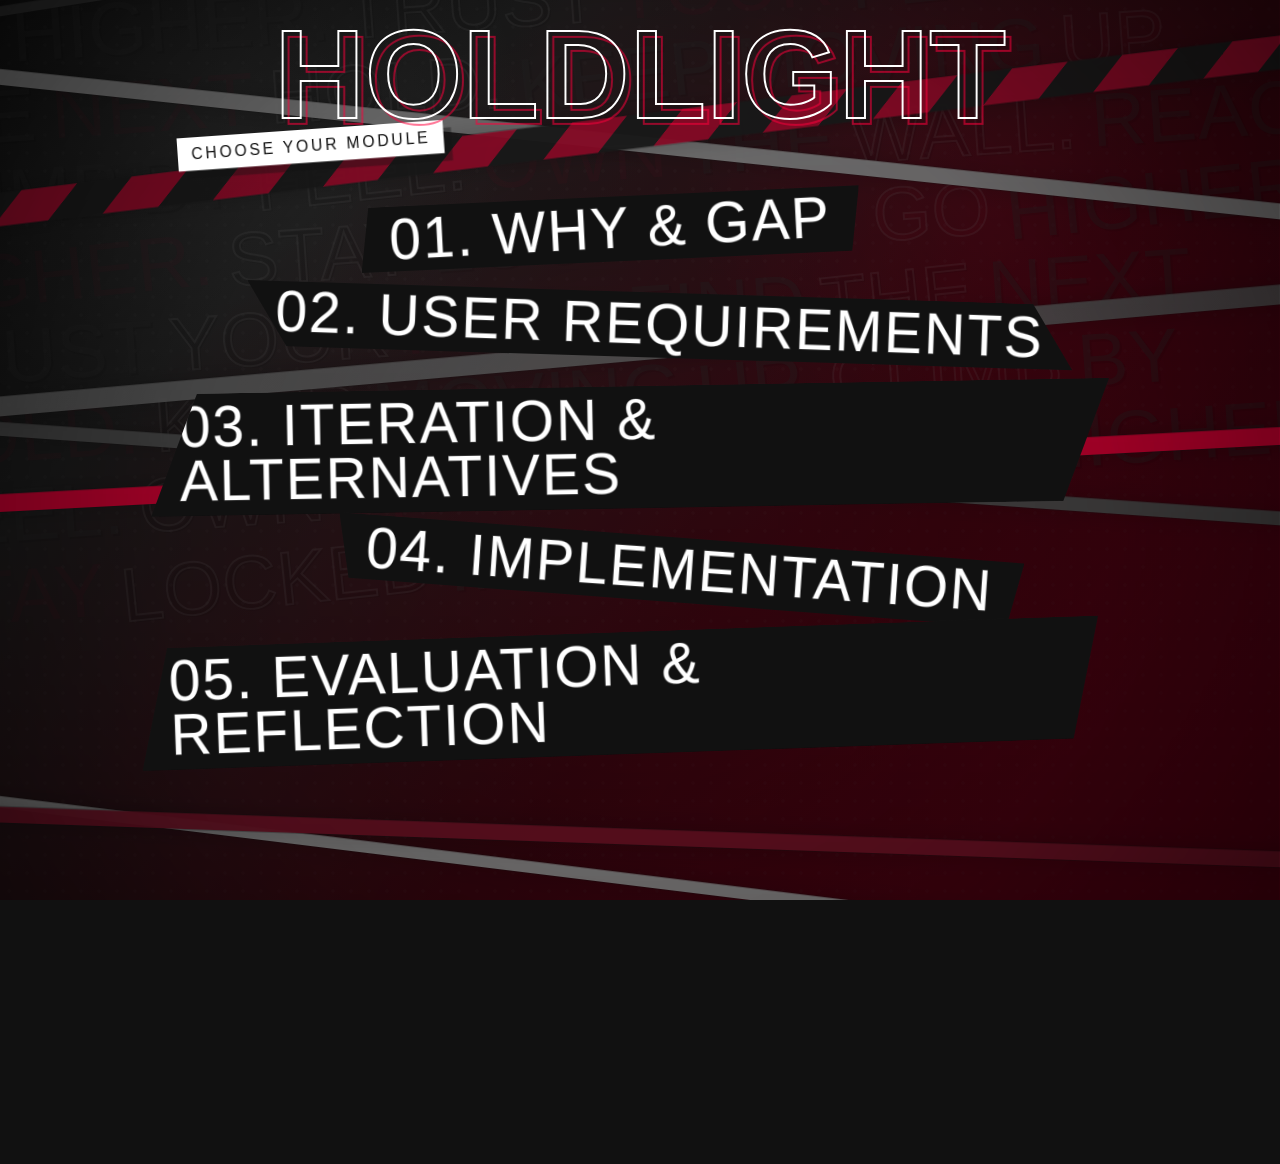
<file: modules.html>
<!DOCTYPE html>
<html lang="en">
<head>
  <meta charset="UTF-8">
  <meta name="viewport" content="width=device-width, initial-scale=1.0">
  <title>HoldLight Process Portfolio Modules</title>
  <link rel="stylesheet" href="portfolio.css">
  <script src="portfolio.js" defer></script>
</head>
<body class="home-page home-portfolio">

  <div class="bg-manifesto" aria-hidden="true">
    <span>GO</span> <span>HIGHER.</span>
    <span>TRUST</span> <span>YOUR</span> <span>FEET.</span>
    <span>FIND</span> <span>THE</span> <span>NEXT</span> <span>HOLD.</span>
    <span>KEEP</span> <span>MOVING</span> <span>UP.</span>
    <span>CLIMB</span> <span>BY</span> <span>FEEL.</span>
    <span>OWN</span> <span>THE</span> <span>WALL.</span>
    <span>REACH</span> <span>HIGHER.</span>
    <span>STAY</span> <span>LOCKED</span> <span>IN.</span>
    <span>GO</span> <span>HIGHER.</span>
    <span>TRUST</span> <span>YOUR</span> <span>FEET.</span>
    <span>FIND</span> <span>THE</span> <span>NEXT</span> <span>HOLD.</span>
    <span>KEEP</span> <span>MOVING</span> <span>UP.</span>
    <span>CLIMB</span> <span>BY</span> <span>FEEL.</span>
    <span>OWN</span> <span>THE</span> <span>WALL.</span>
    <span>REACH</span> <span>HIGHER.</span>
    <span>STAY</span> <span>LOCKED</span> <span>IN.</span>
  </div>

  <div class="route-tapes-bg" aria-hidden="true">
    <div class="route-tape tape-1"></div>
    <div class="route-tape tape-2"></div>
    <div class="route-tape tape-3"></div>
    <div class="route-tape tape-4"></div>
    <div class="route-tape tape-5"></div>
    <div class="route-tape tape-6"></div>
    <div class="route-tape tape-7"></div>
    <div class="route-tape tape-8"></div>
  </div>

  <div class="vignette" aria-hidden="true"></div>

  <main class="home-shell">
    <section class="home-brand" aria-labelledby="home-title">
      <h1 id="home-title">HoldLight</h1>
    </section>

    <section class="home-model-section" aria-labelledby="portfolio-nav-title">
      <nav class="p5-menu home-model-menu" aria-label="Portfolio sections">
        <div class="menu-kicker" id="portfolio-nav-title">Choose Your Module</div>
        <a href="why-gap.html" class="menu-item">01. Why &amp; Gap</a>
        <a href="user-requirements.html" class="menu-item">02. User Requirements</a>
        <a href="iteration-alternatives.html" class="menu-item">03. Iteration &amp; Alternatives</a>
        <a href="implementation.html" class="menu-item">04. Implementation</a>
        <a href="evaluation-reflection.html" class="menu-item">05. Evaluation &amp; Reflection</a>
      </nav>
    </section>
  </main>

</body>
</html>
</file>
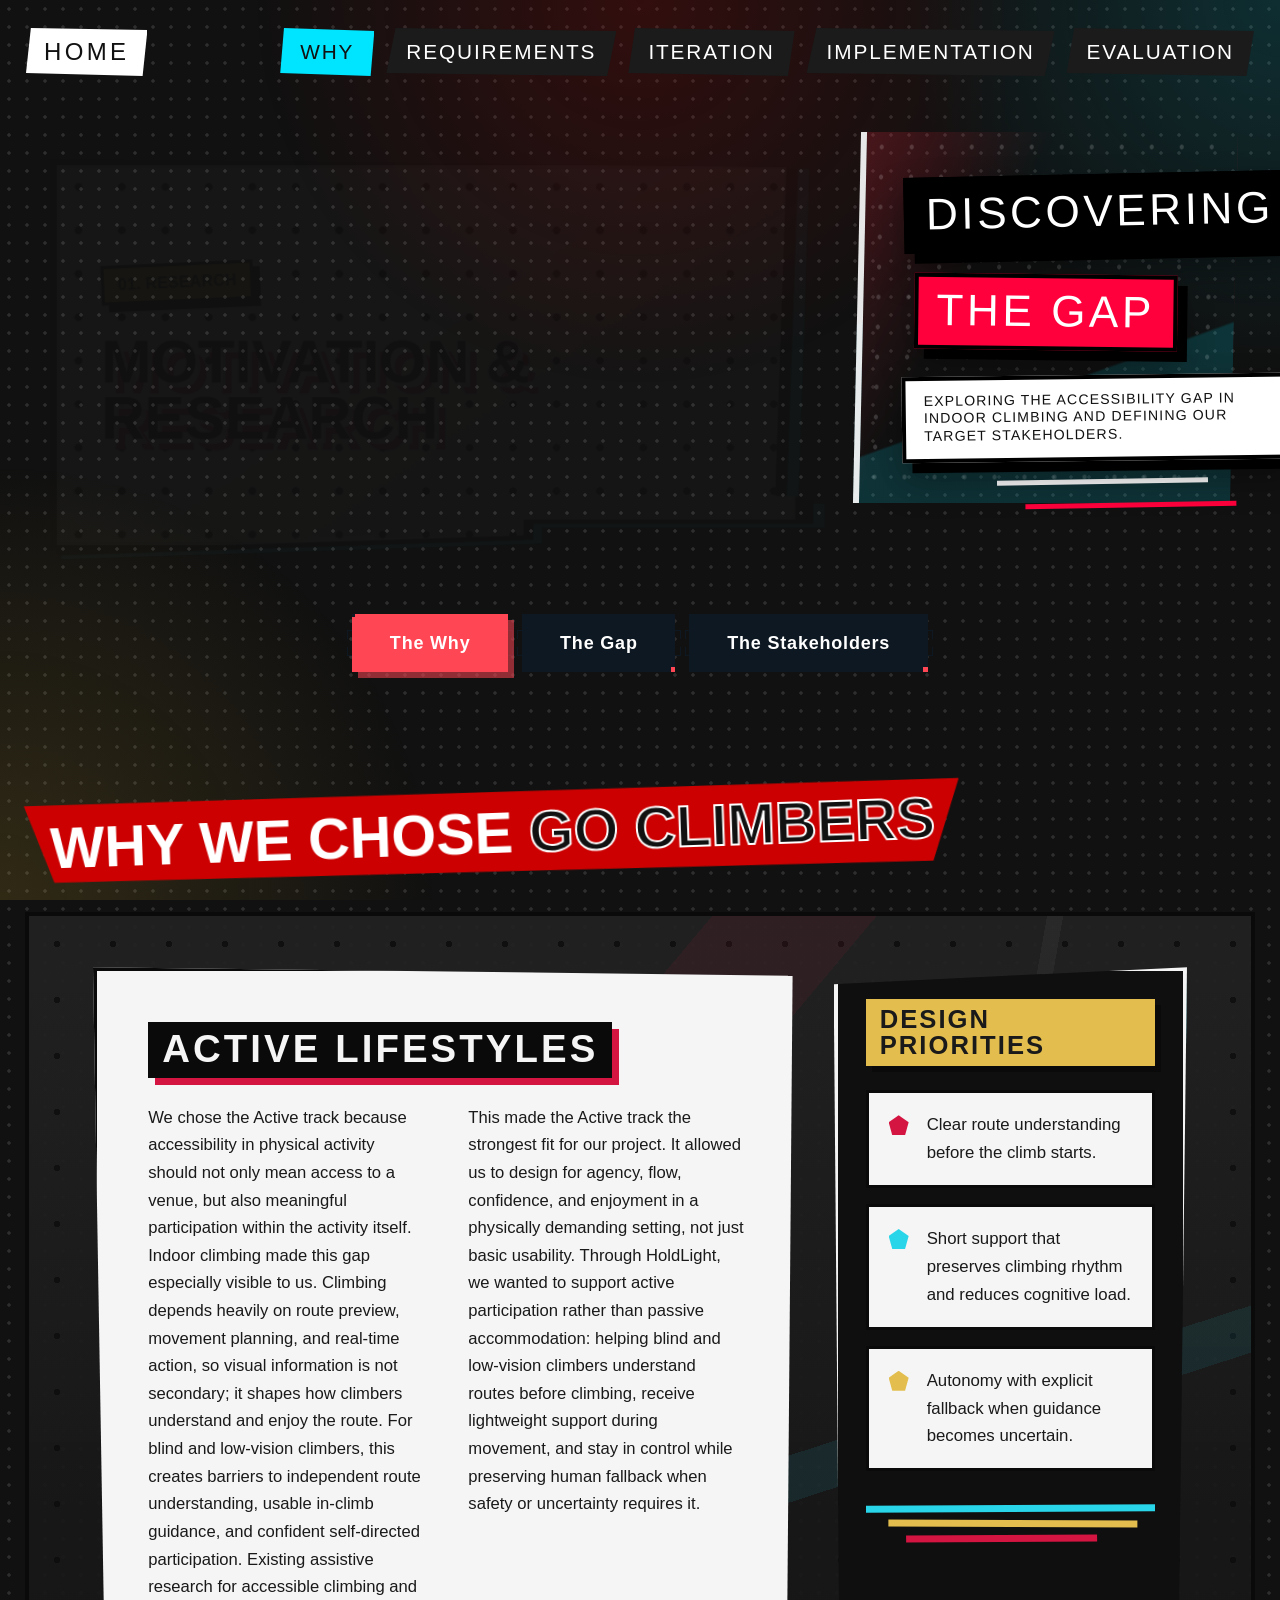
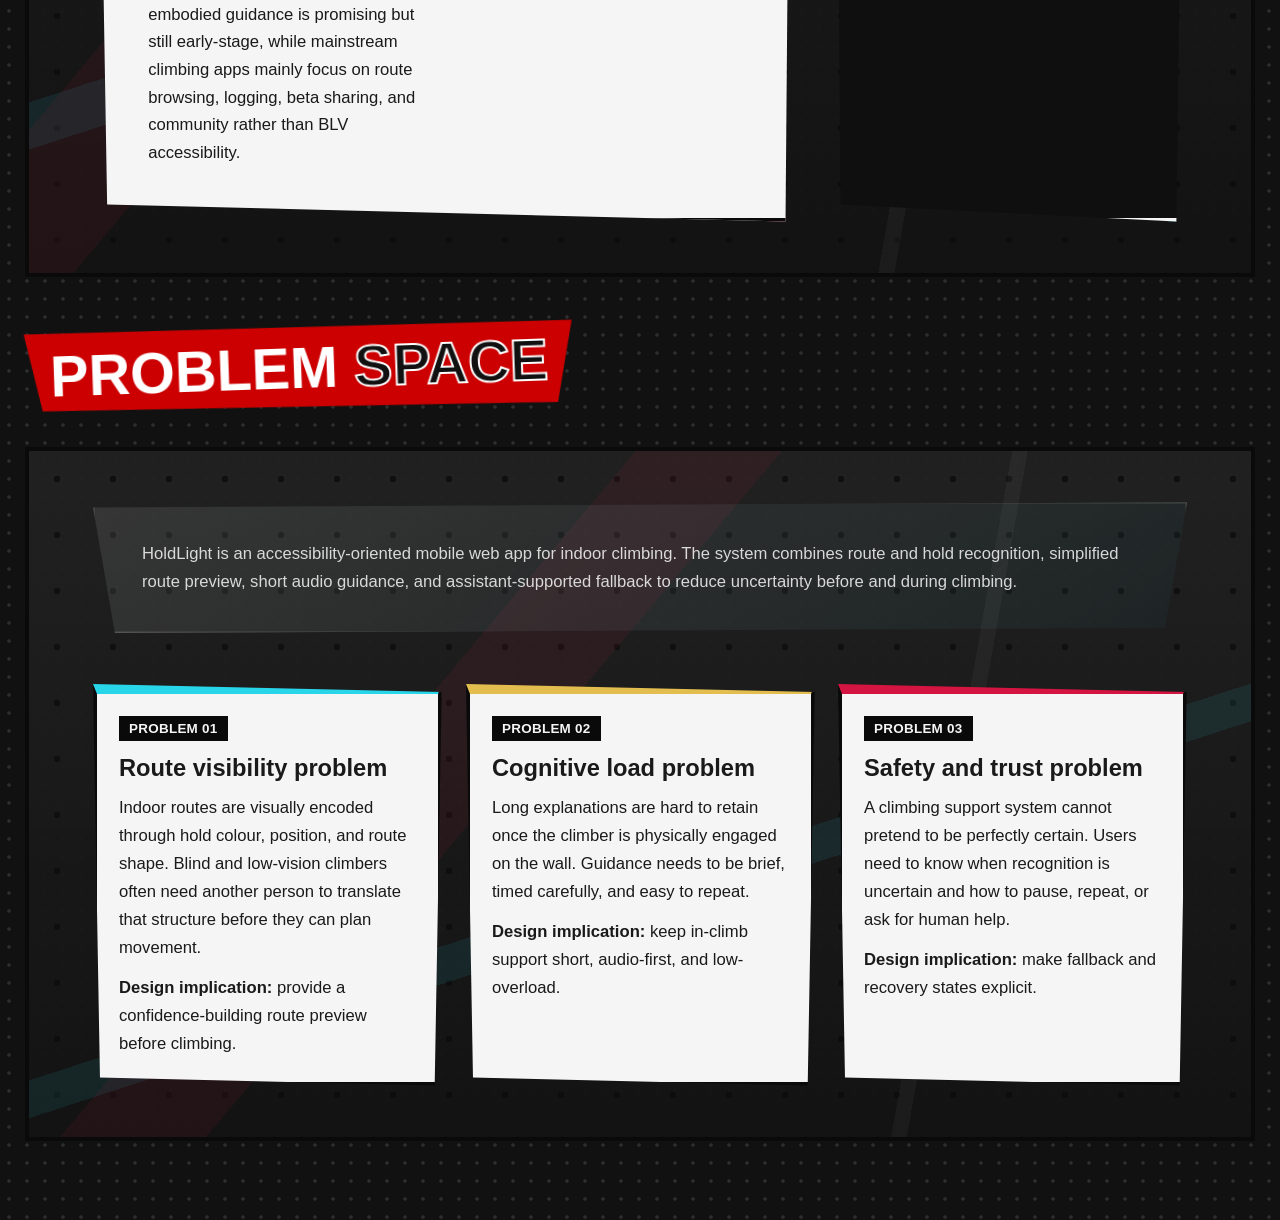
<file: personas.html>
<!DOCTYPE html>
<html lang="en">
<head>
  <meta charset="UTF-8">
  <meta name="viewport" content="width=device-width, initial-scale=1.0">
  <meta http-equiv="refresh" content="0; url=why-gap.html#personas">
  <title>Personas Merged - HoldLight Process Portfolio</title>
  <link rel="stylesheet" href="portfolio.css">
  <script src="portfolio.js" defer></script>
</head>
<body class="module-page process-page">
  <main class="page-main">
    <section class="stage-board">
      <h1>Personas merged into 01 Why &amp; Gap</h1>
      <p class="body-font">Li Wen and Lance now sit inside the Stakeholders section of the Why &amp; Gap page.</p>
      <a class="quick-link" href="why-gap.html#personas">Go to Personas</a>
    </section>
  </main>
</body>
</html>
</file>
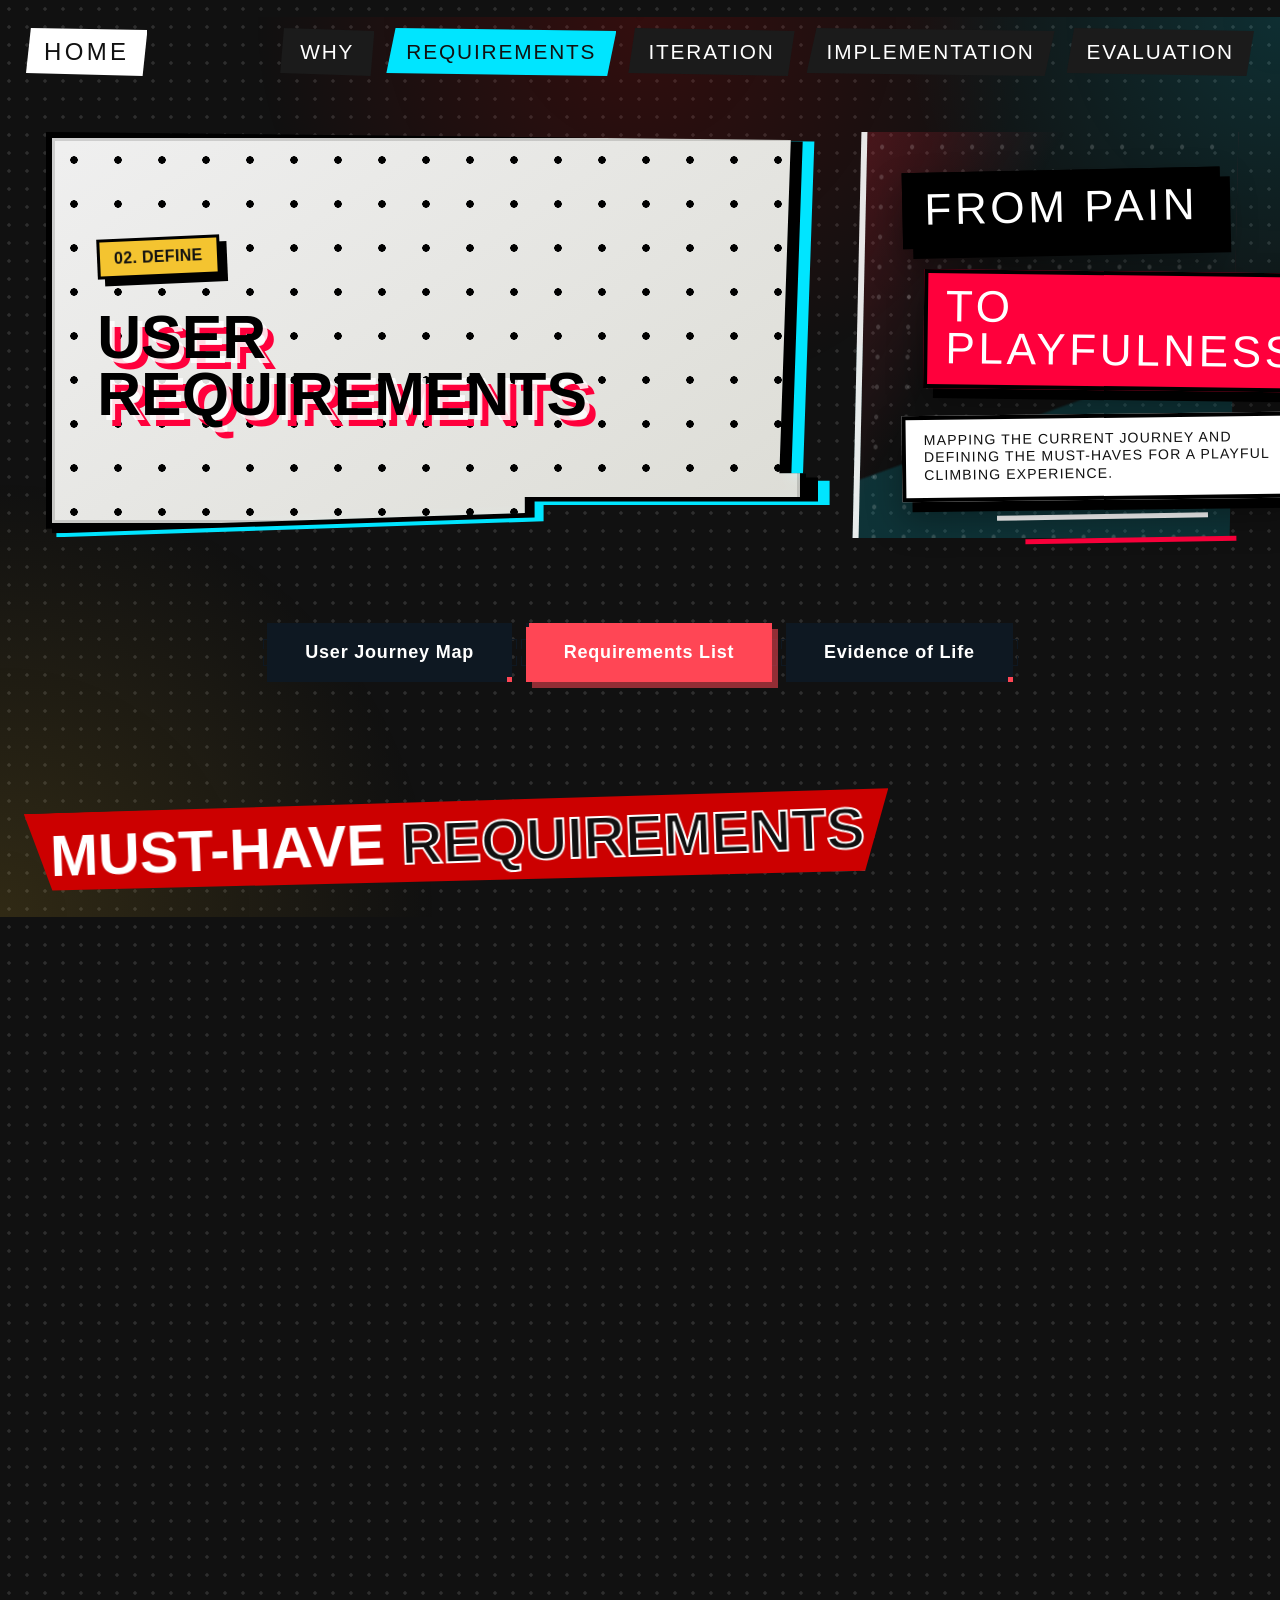
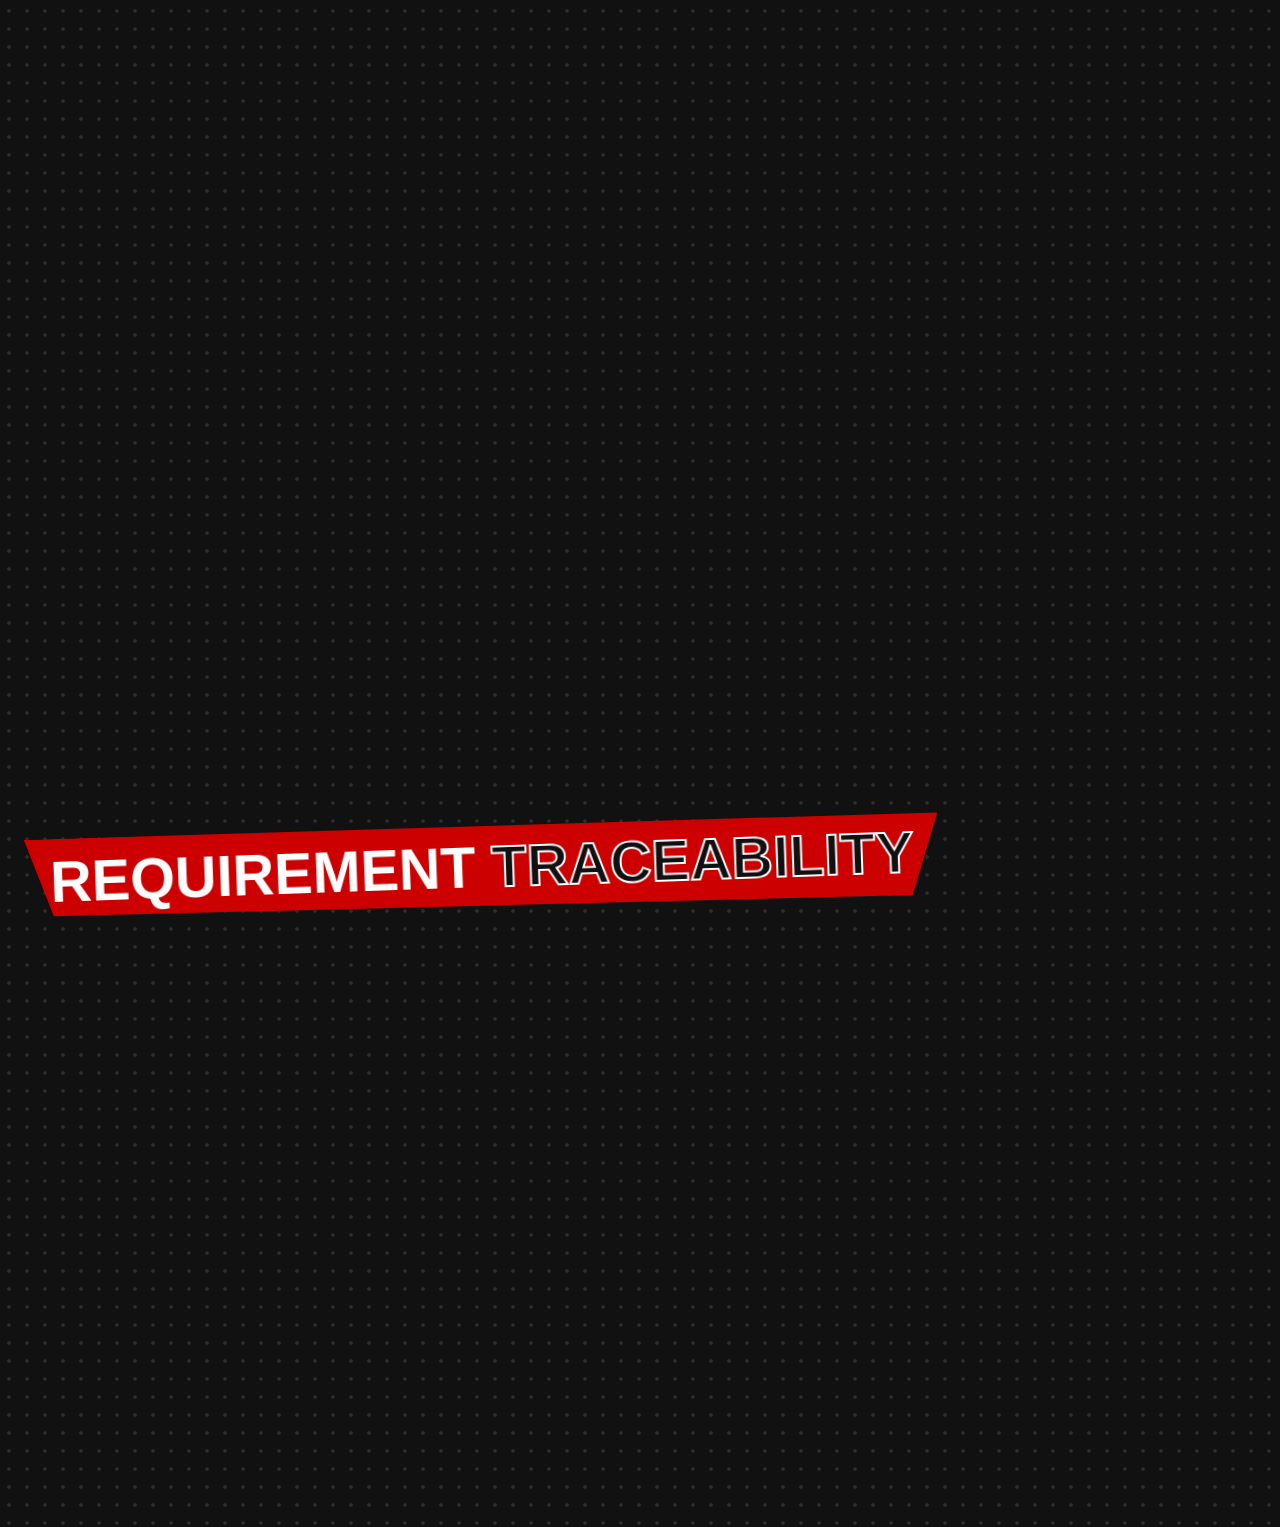
<file: requirement.html>
<!DOCTYPE html>
<html lang="en">
<head>
  <meta charset="UTF-8">
  <meta name="viewport" content="width=device-width, initial-scale=1.0">
  <meta http-equiv="refresh" content="0; url=user-requirements.html#requirements-list">
  <title>Requirements Merged - HoldLight Process Portfolio</title>
  <link rel="stylesheet" href="portfolio.css">
  <script src="portfolio.js" defer></script>
</head>
<body class="module-page process-page">
  <main class="page-main">
    <section class="stage-board">
      <h1>Requirements merged into 02 User Requirements</h1>
      <p class="body-font">The requirements list and traceability table now live on the User Requirements page.</p>
      <a class="quick-link" href="user-requirements.html#requirements-list">Go to Requirements</a>
    </section>
  </main>
</body>
</html>
</file>
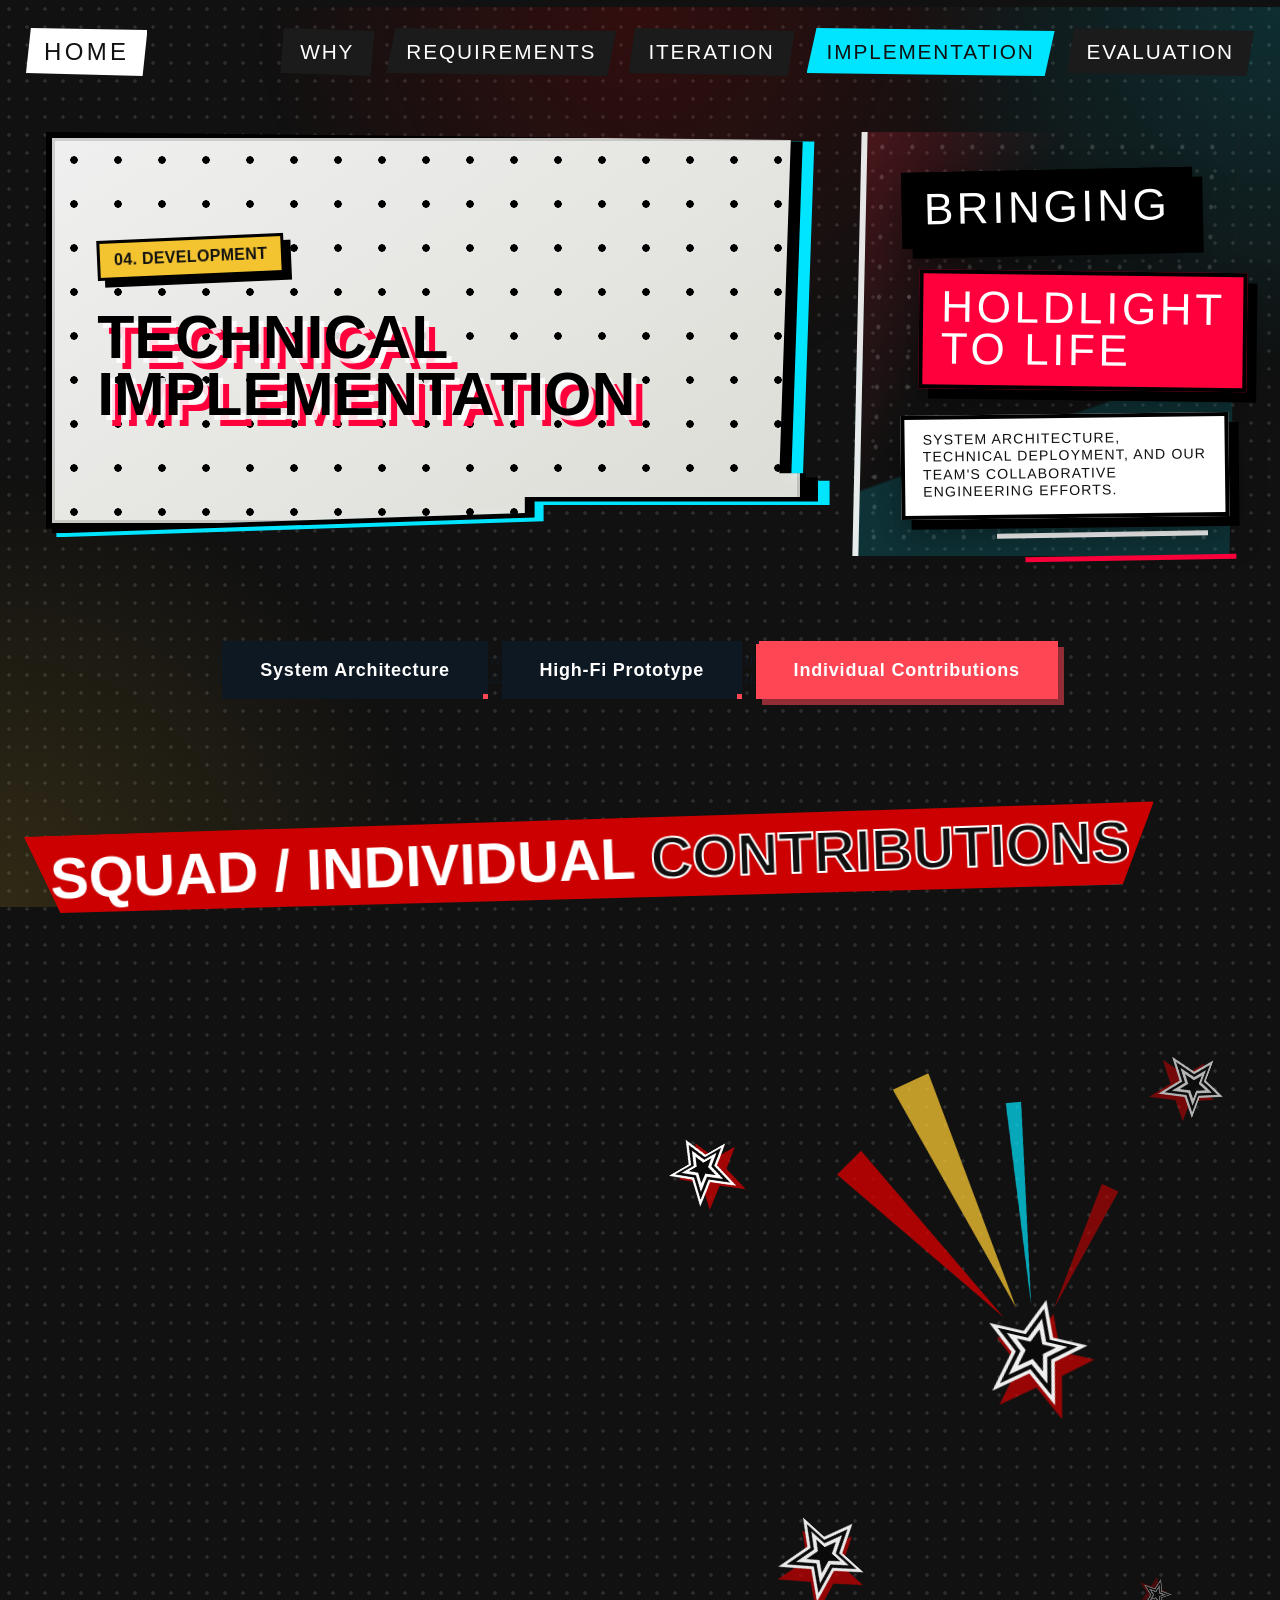
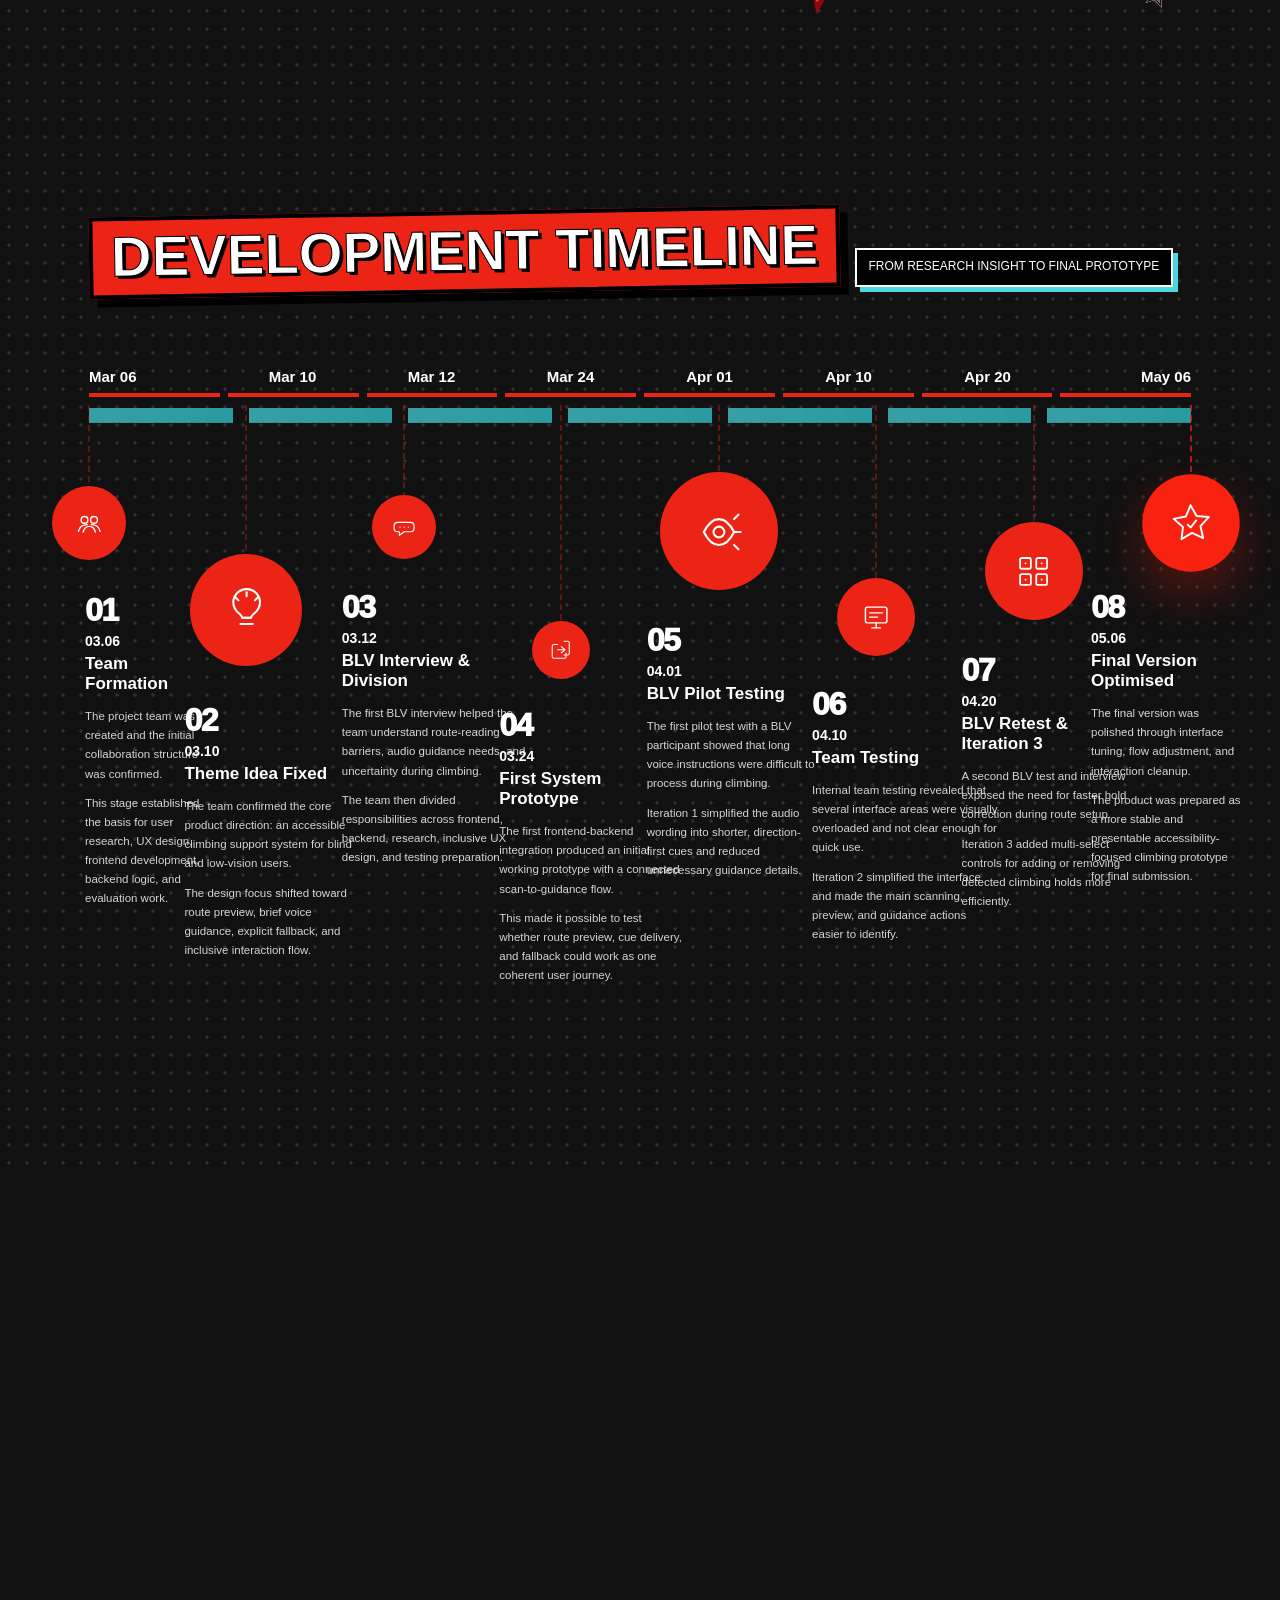
<file: squad.html>
<!DOCTYPE html>
<html lang="en">
<head>
  <meta charset="UTF-8">
  <meta name="viewport" content="width=device-width, initial-scale=1.0">
  <meta http-equiv="refresh" content="0; url=implementation.html#squad">
  <title>Squad Merged - HoldLight Process Portfolio</title>
  <link rel="stylesheet" href="portfolio.css">
  <script src="portfolio.js" defer></script>
</head>
<body class="module-page process-page">
  <main class="page-main">
    <section class="stage-board">
      <h1>Squad merged into 04 Implementation</h1>
      <p class="body-font">The animated squad section now appears with the individual contribution table.</p>
      <a class="quick-link" href="implementation.html#squad">Go to Squad Contributions</a>
    </section>
  </main>
</body>
</html>
</file>
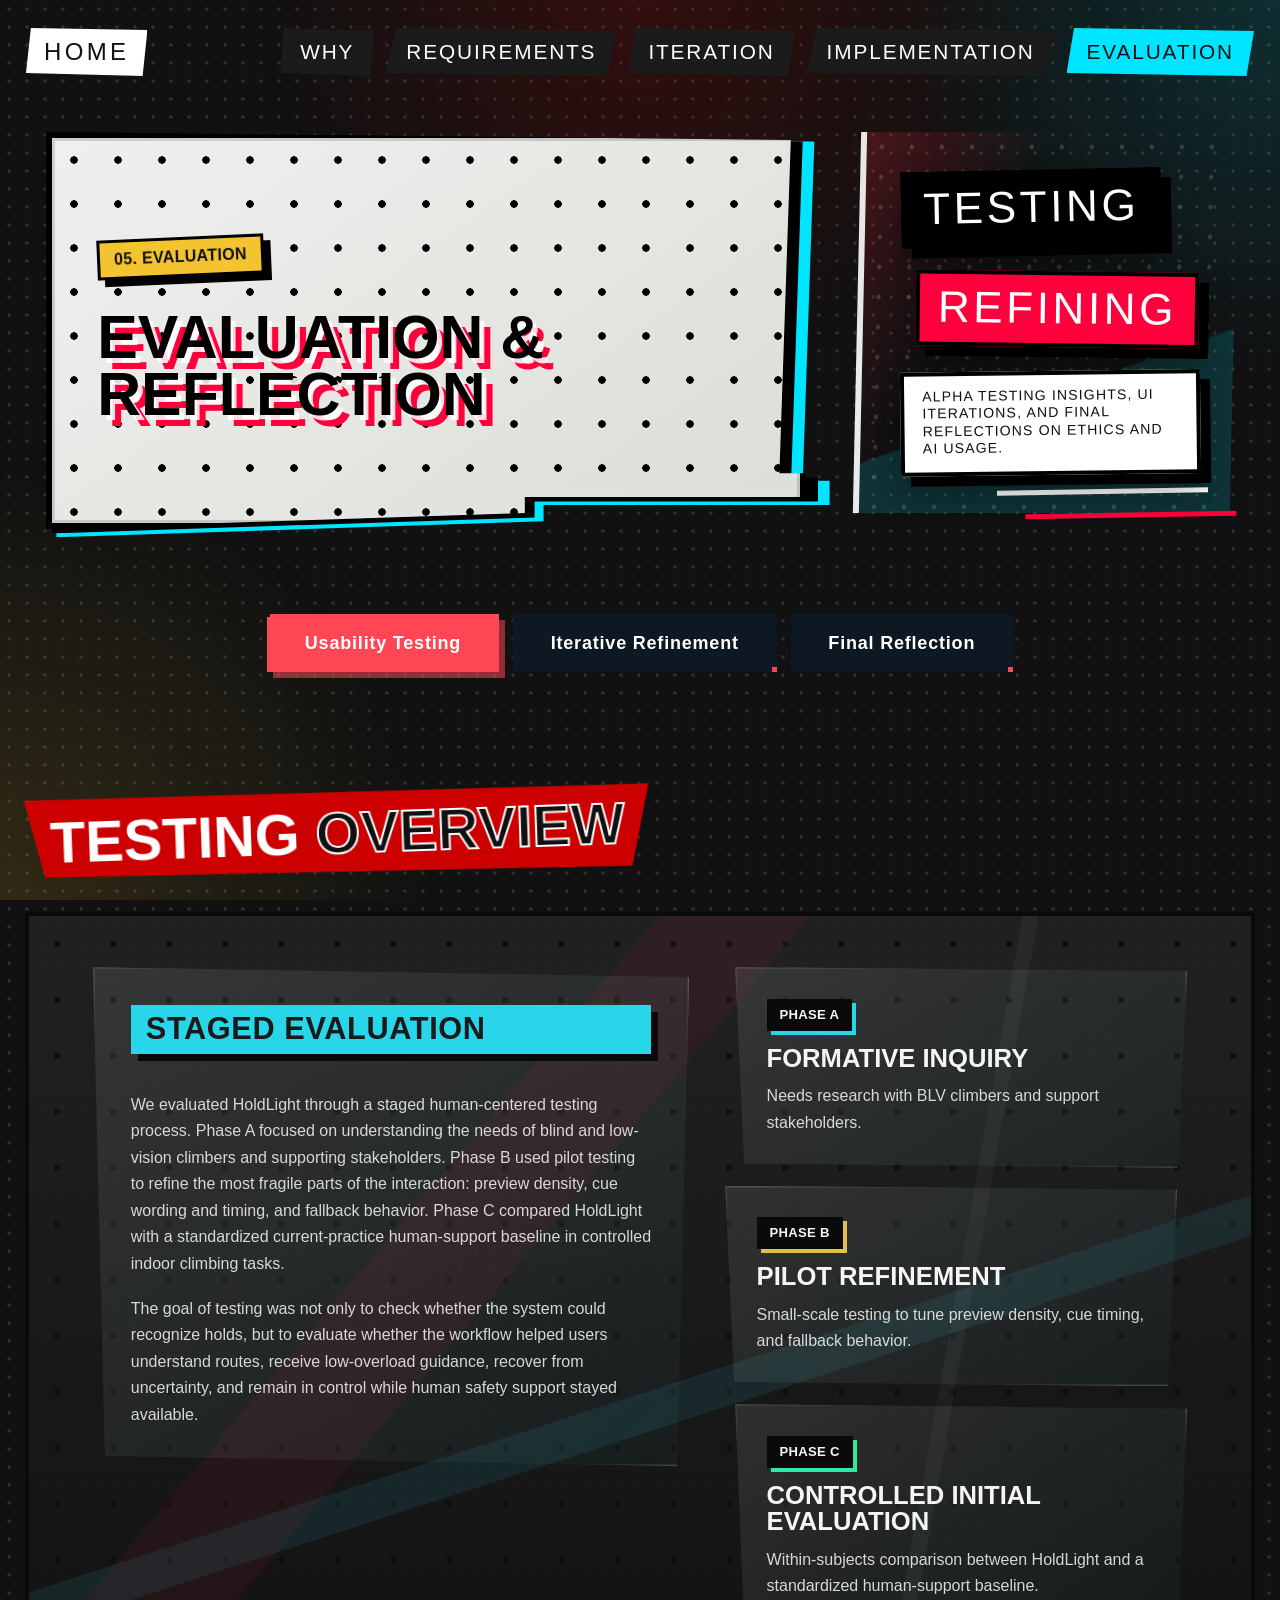
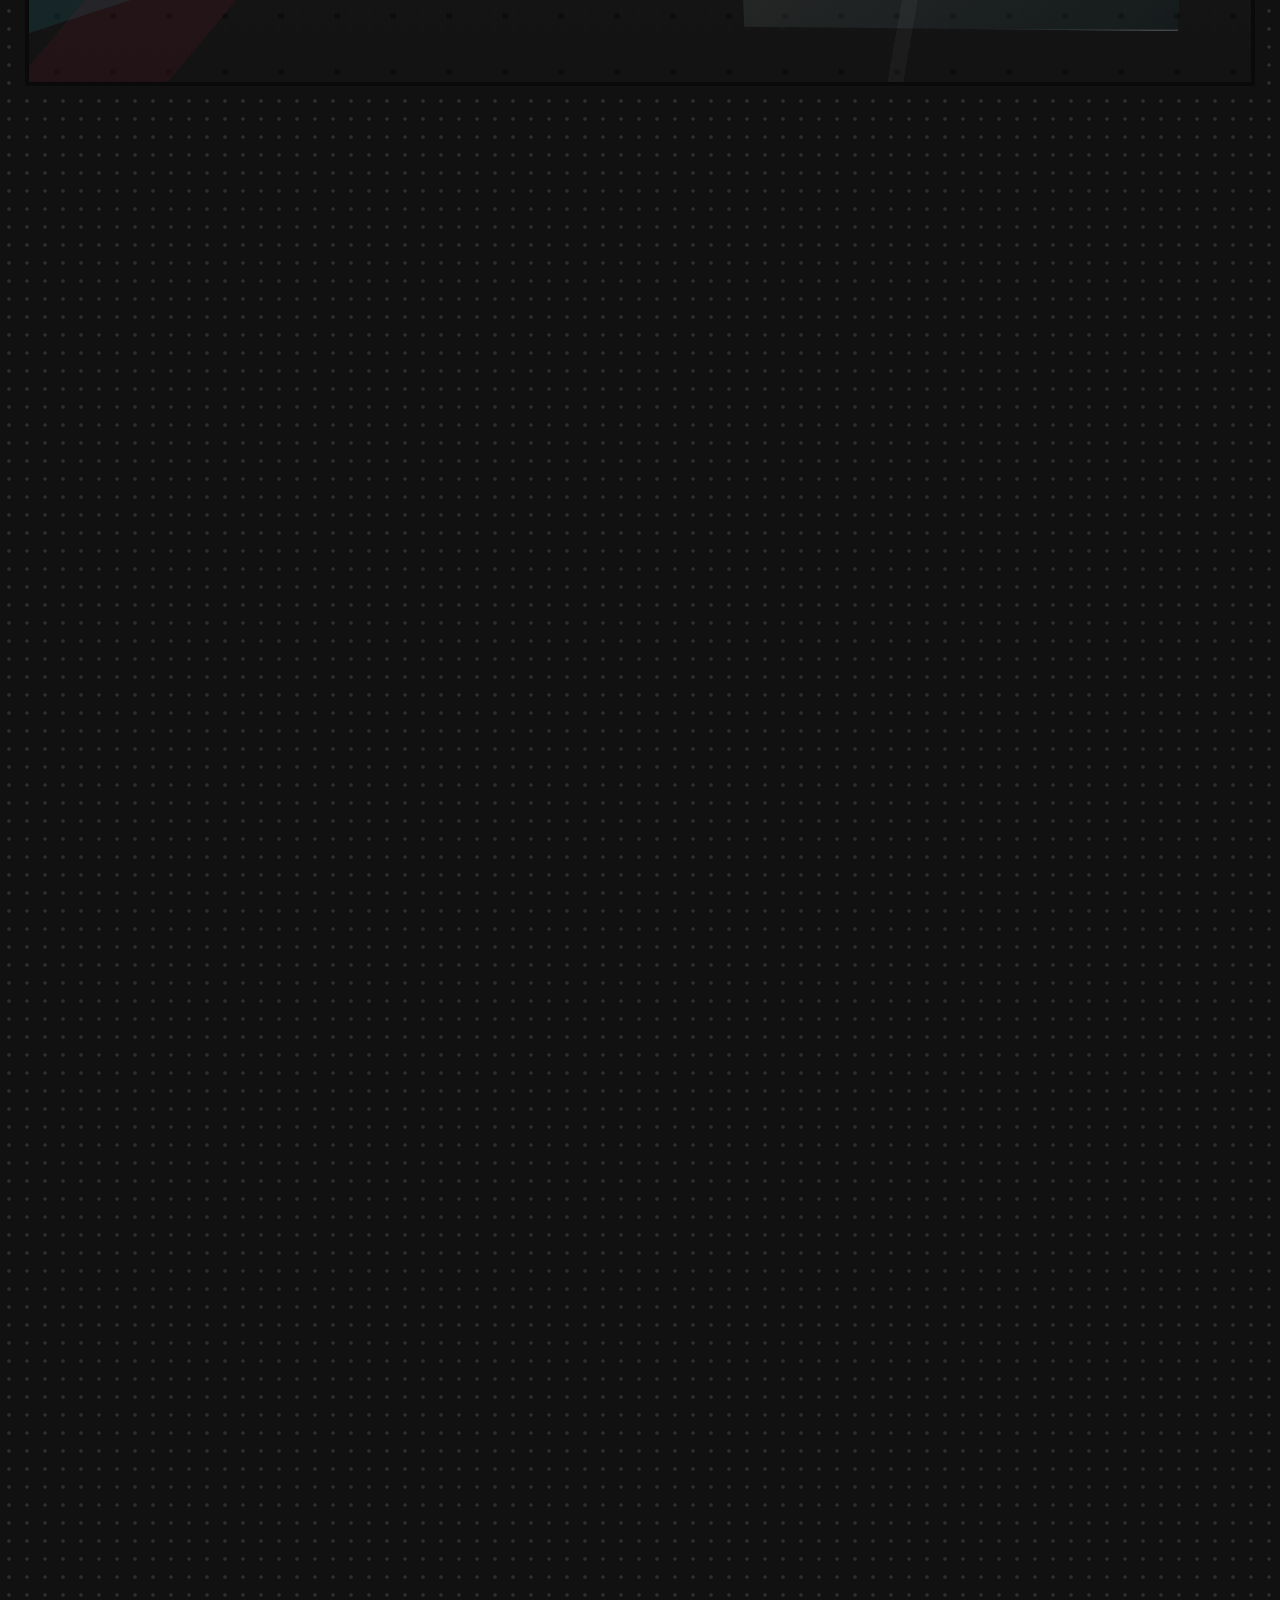
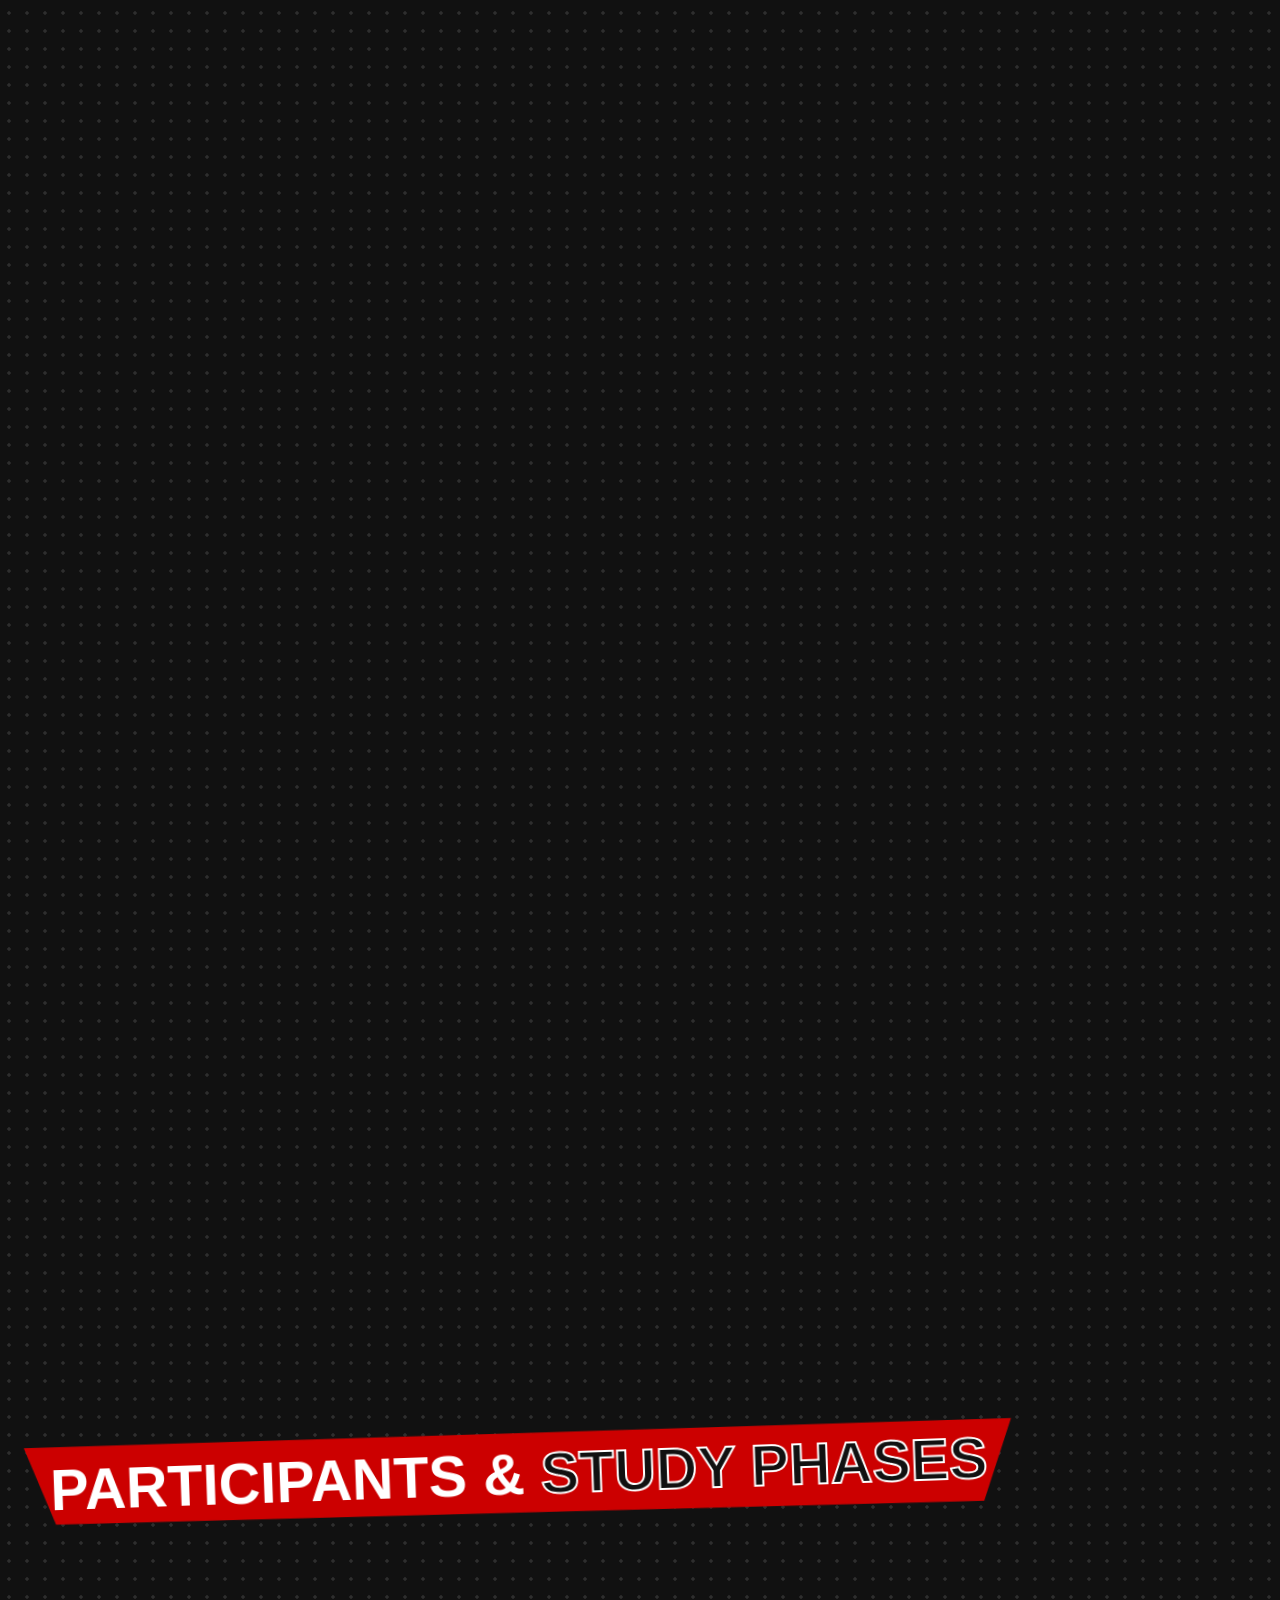
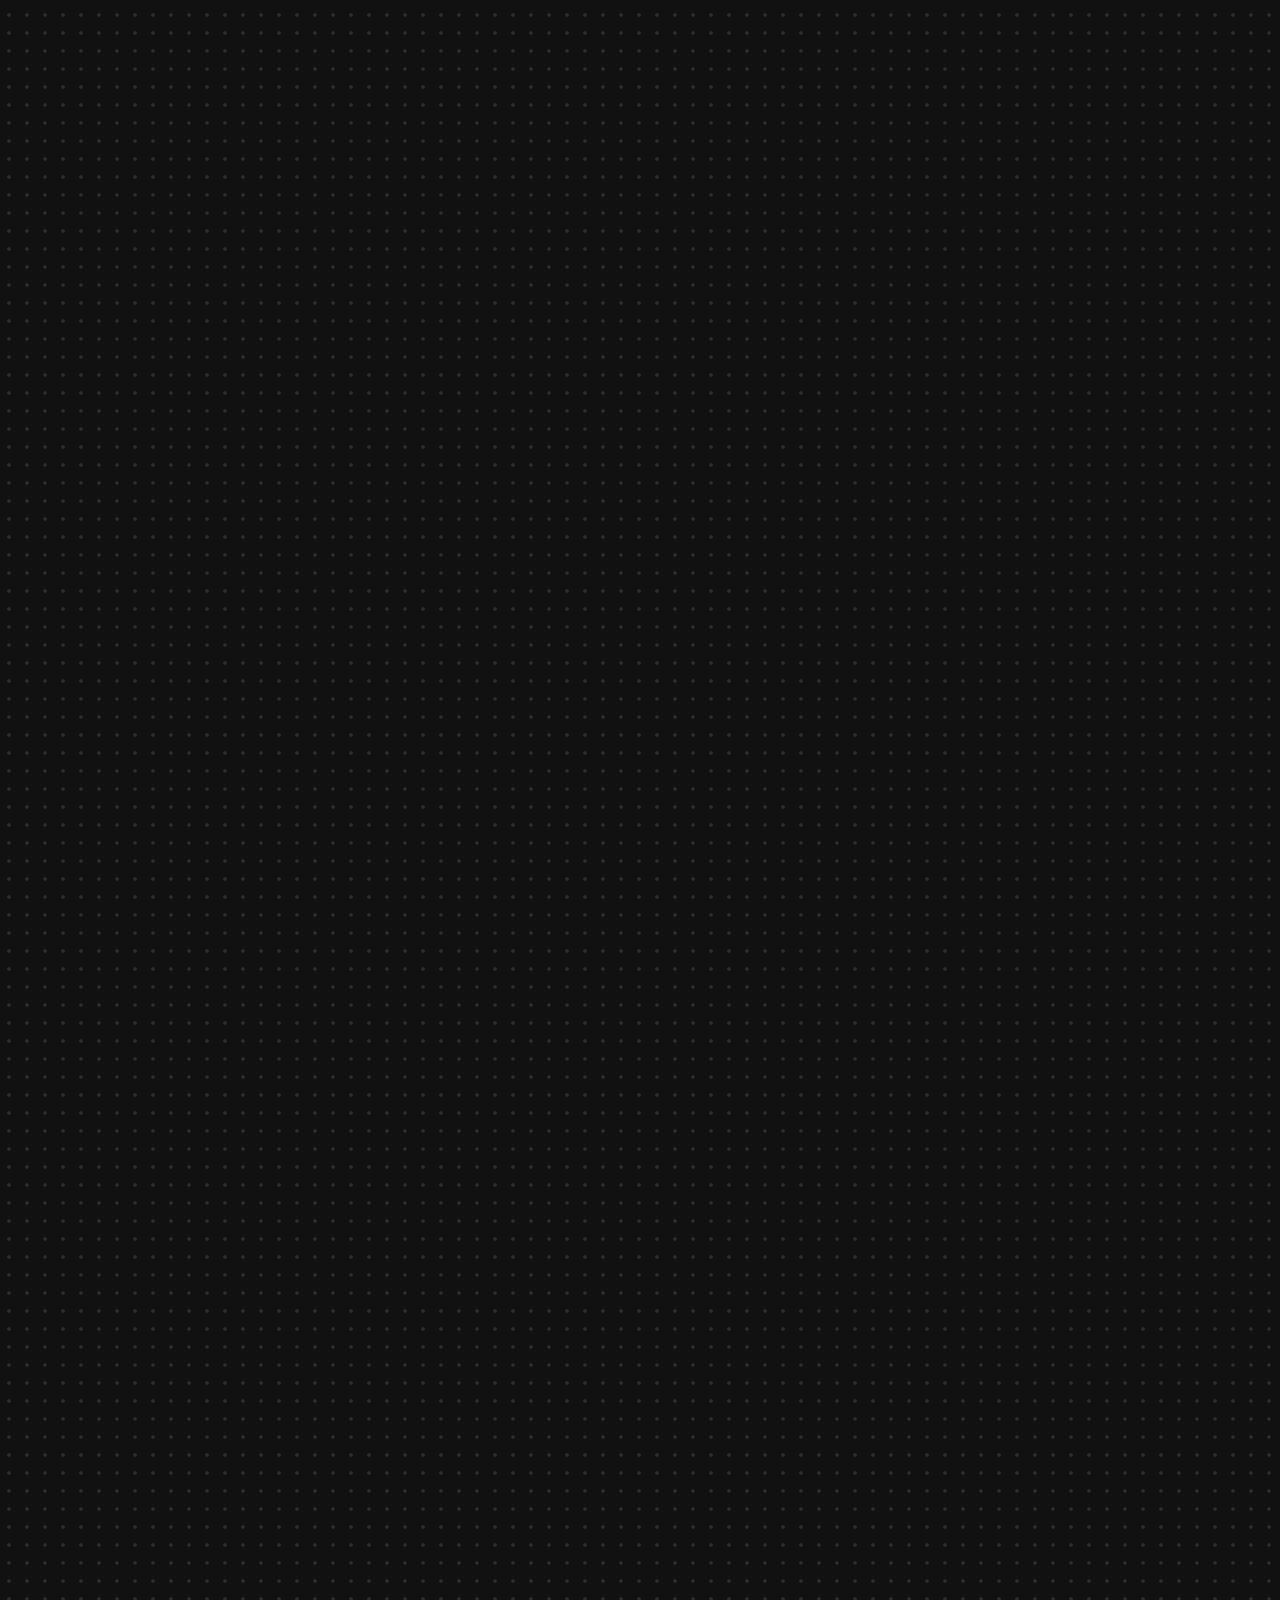
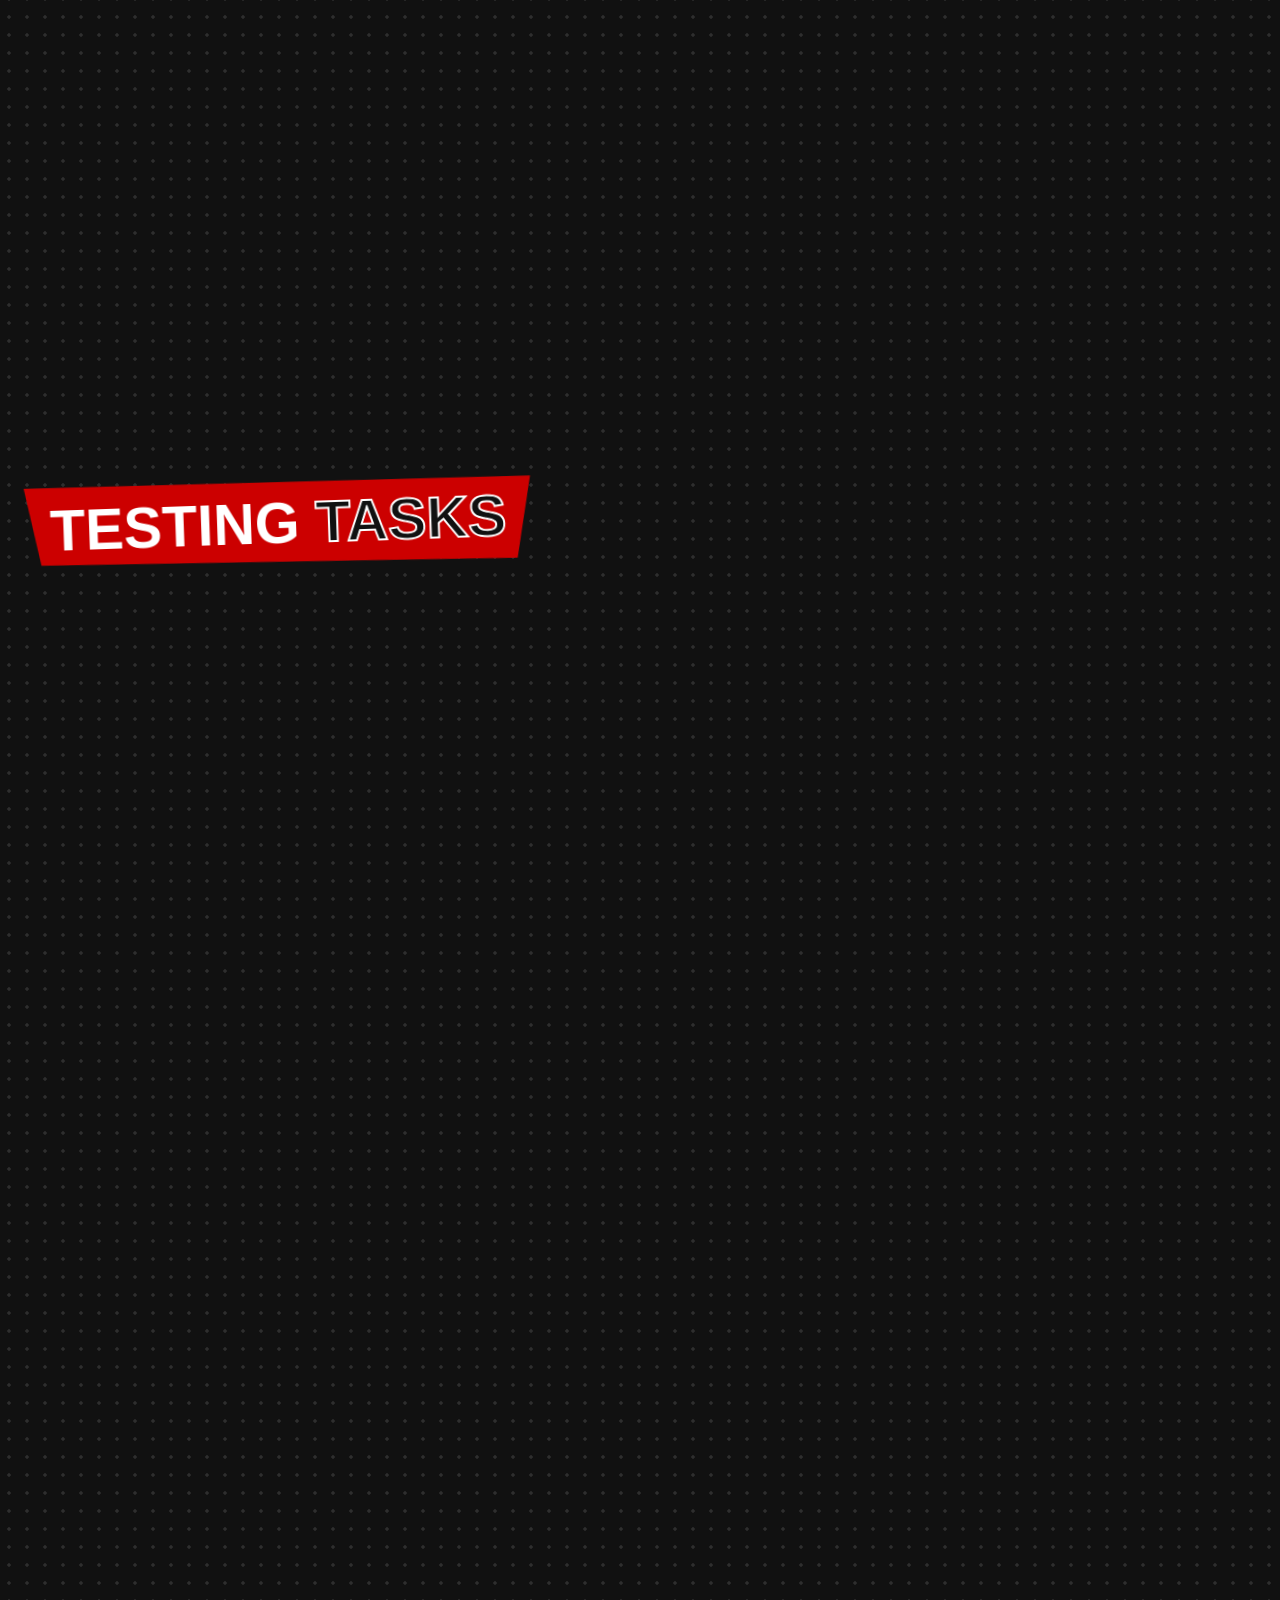
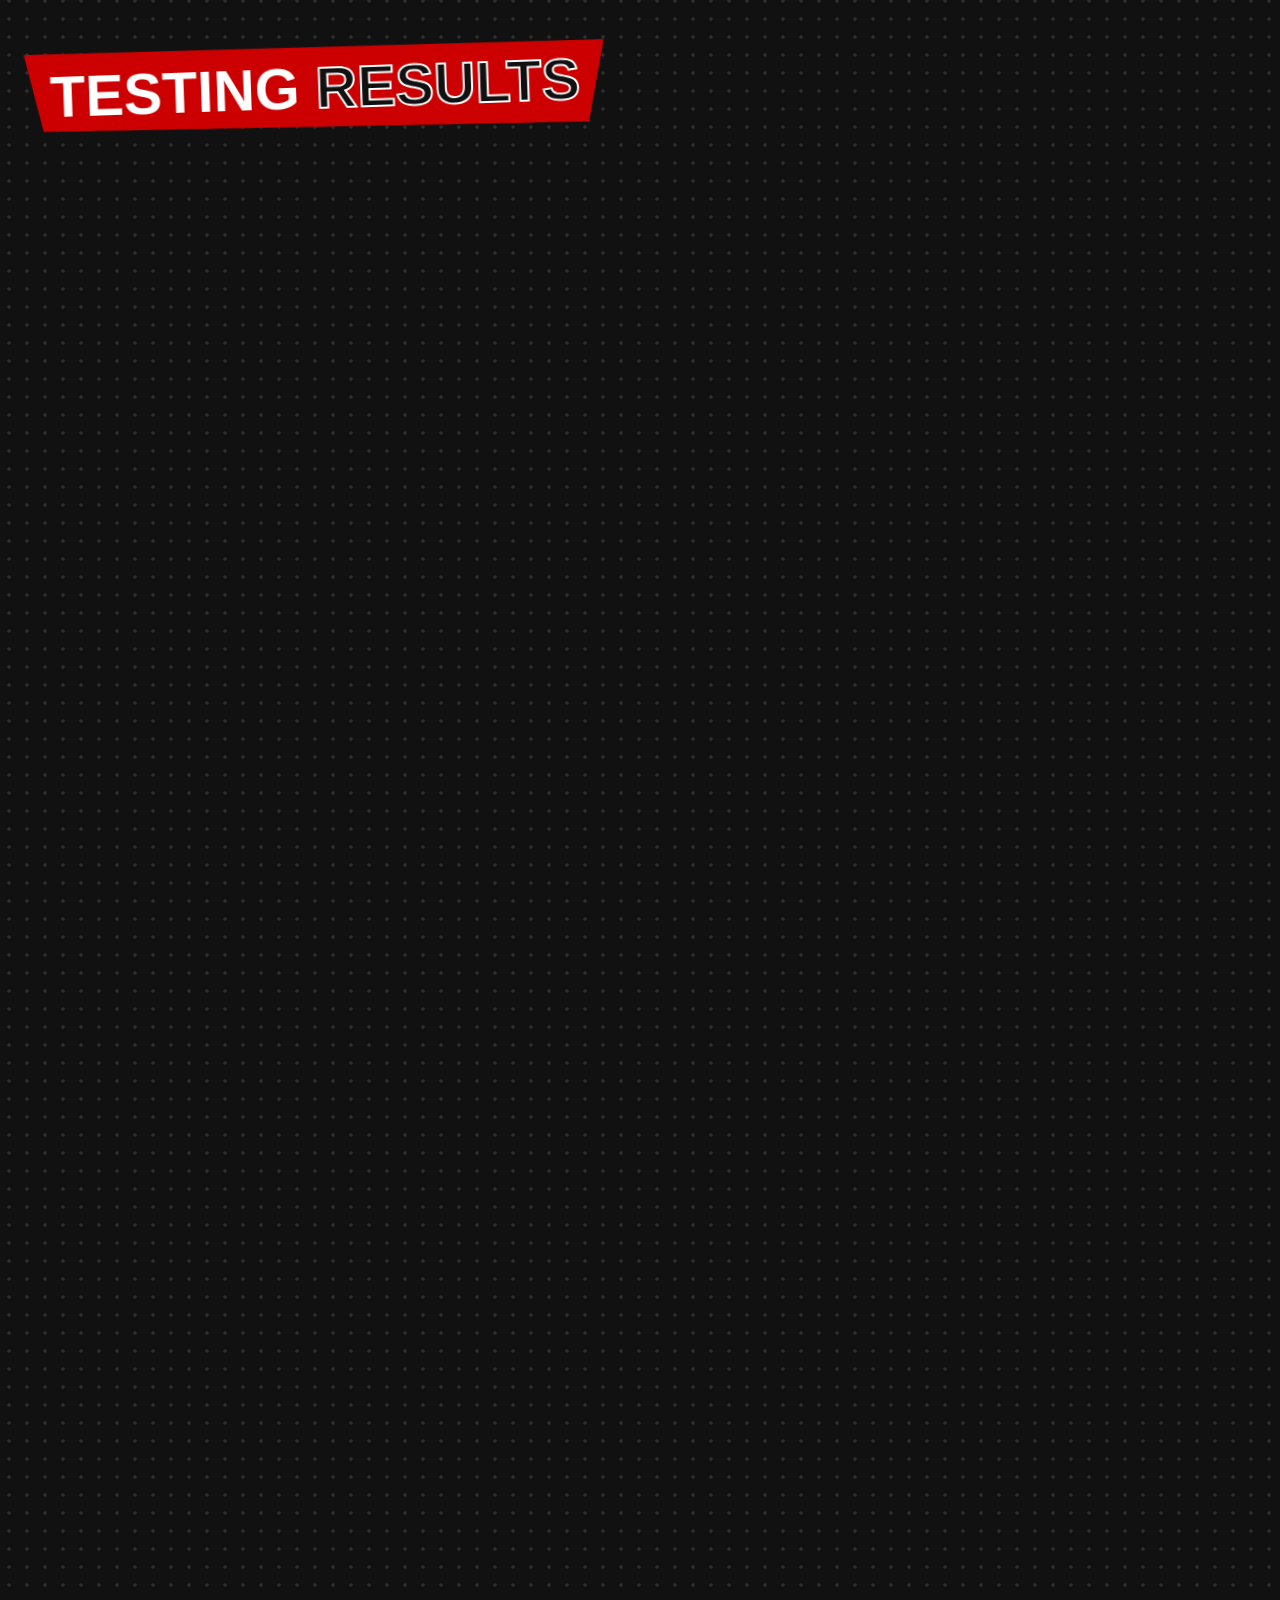
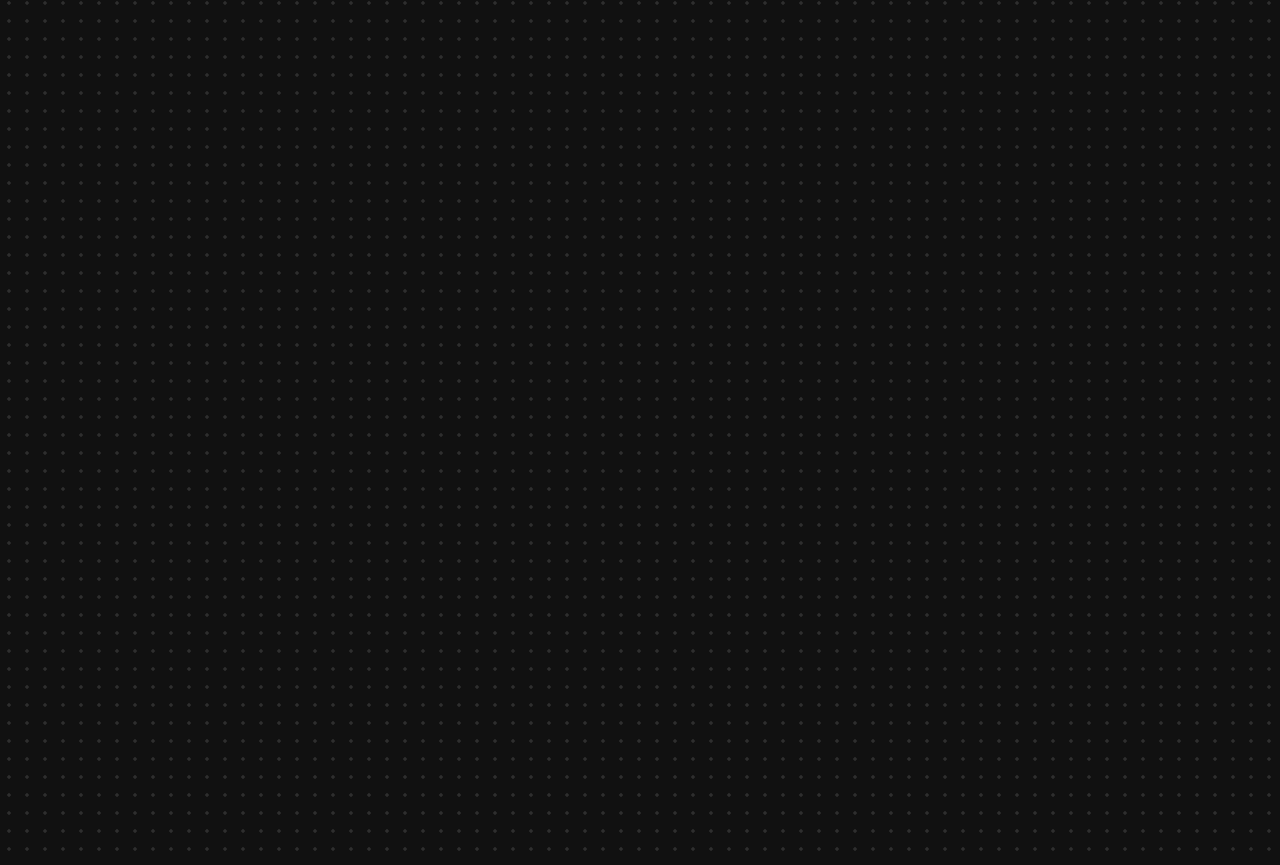
<file: testing-iteration.html>
<!DOCTYPE html>
<html lang="en">
<head>
  <meta charset="UTF-8">
  <meta name="viewport" content="width=device-width, initial-scale=1.0">
  <meta http-equiv="refresh" content="0; url=evaluation-reflection.html">
  <title>Evaluation &amp; Reflection - HoldLight Process Portfolio</title>
  <link rel="stylesheet" href="portfolio.css">
  <script src="portfolio.js" defer></script>
</head>
<body class="module-page process-page">
  <main class="page-main">
    <section class="stage-board">
      <h1>Testing merged into 05 Evaluation &amp; Reflection</h1>
      <p class="body-font">Usability testing, key findings, before/after refinements, reflection, and AI disclosure now sit together.</p>
      <a class="quick-link" href="evaluation-reflection.html">Go to Evaluation &amp; Reflection</a>
    </section>
  </main>
</body>
</html>
</file>
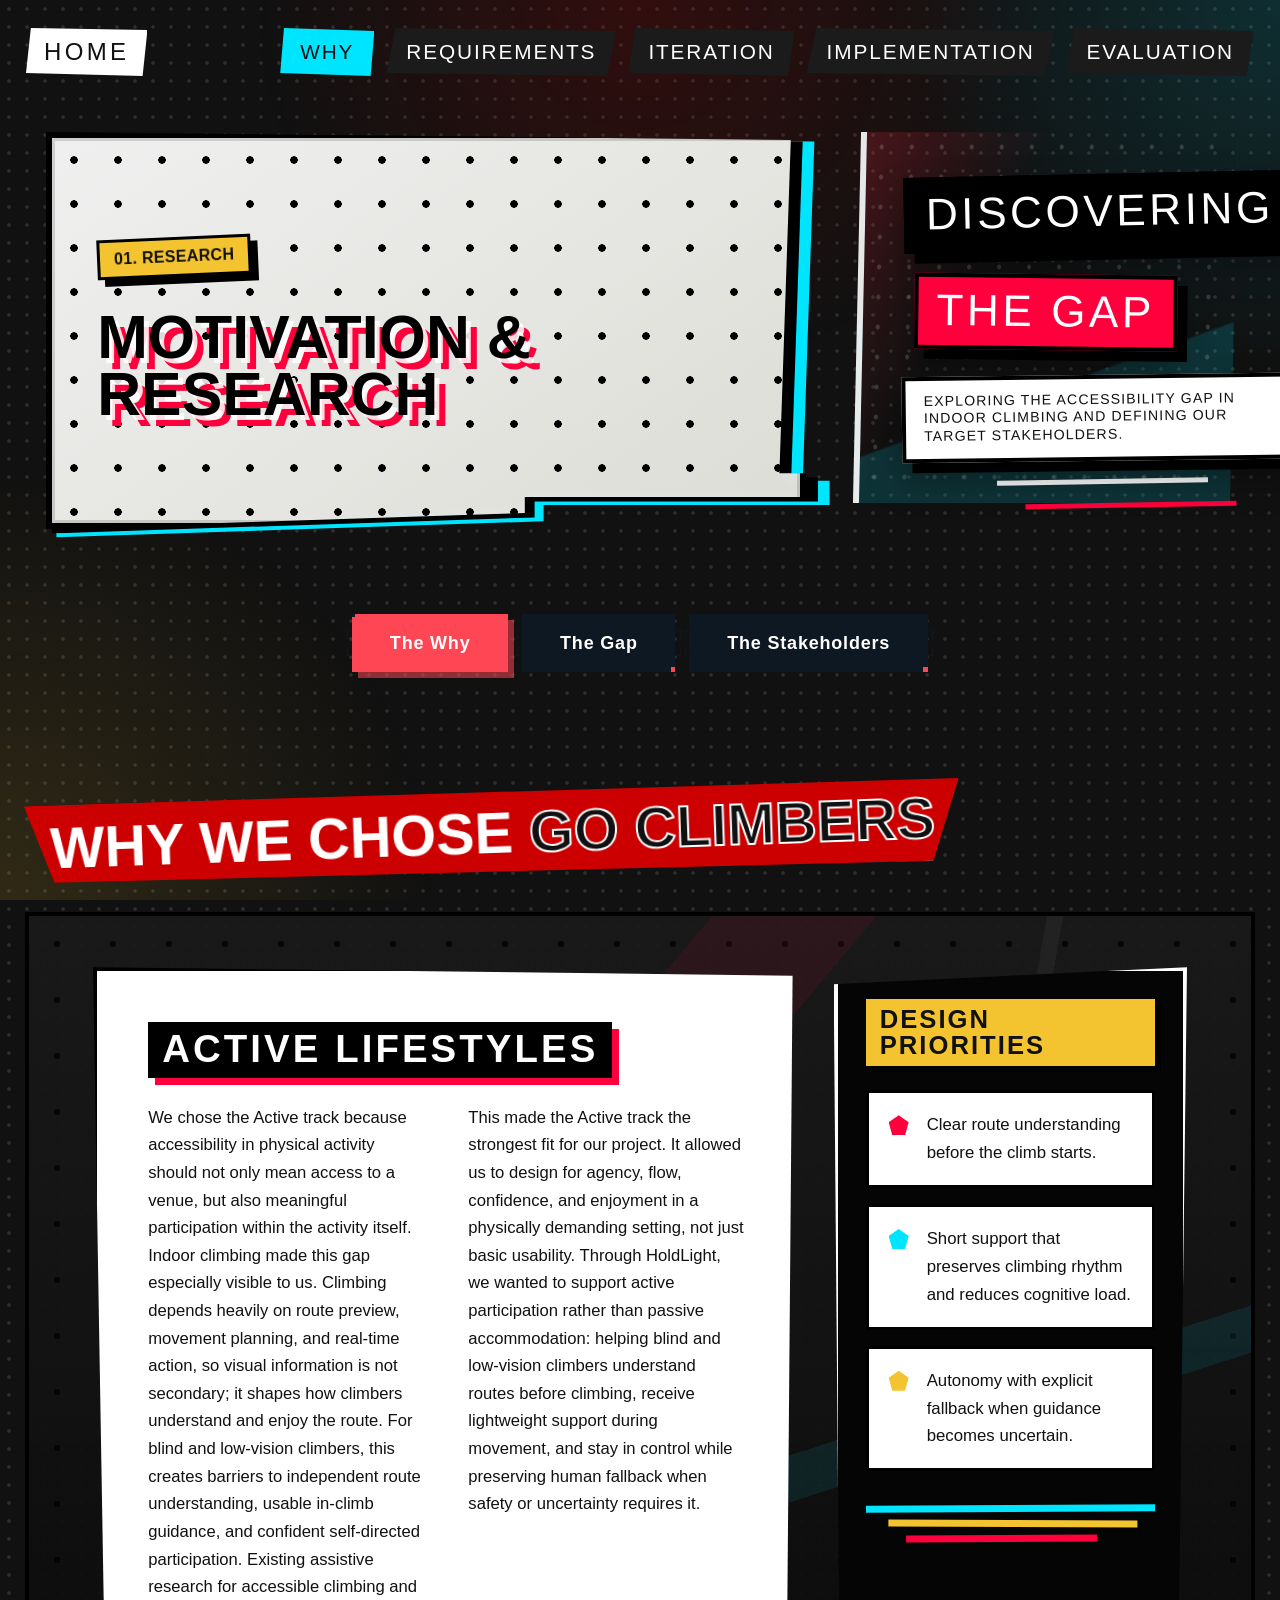
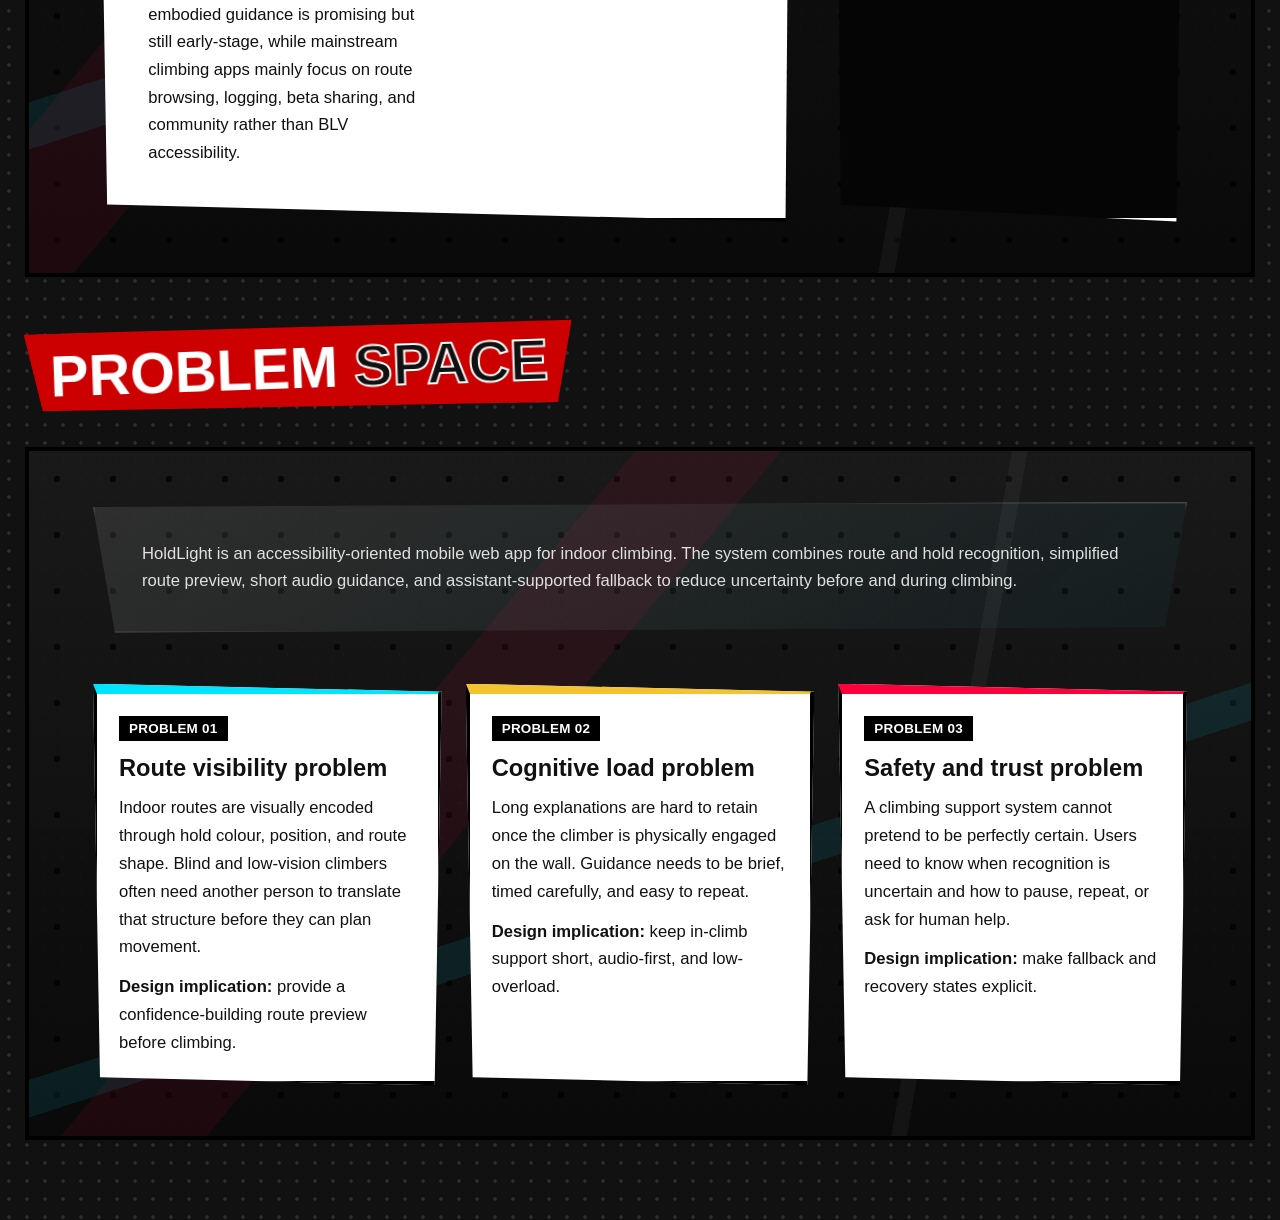
<file: why-gap.html>
﻿<!DOCTYPE html>
<html lang="en">
<head>
  <meta charset="UTF-8">
  <meta name="viewport" content="width=device-width, initial-scale=1.0">
  <title>01 Motivation &amp; Research - HoldLight Process Portfolio</title>
  <link rel="stylesheet" href="portfolio.css">
  <script src="portfolio.js" defer></script>
</head>
<body class="module-page integrated-page process-page why-gap-page">
  <div class="page-wrap">
    <header class="page-header">
      <div class="top-strip">
        <a href="modules.html" class="back-home">Home</a>
        <nav class="page-nav" aria-label="Main portfolio navigation">
          <a href="why-gap.html" class="page-link active">Why</a>
          <a href="user-requirements.html" class="page-link">Requirements</a>
          <a href="iteration-alternatives.html" class="page-link">Iteration</a>
          <a href="implementation.html" class="page-link">Implementation</a>
          <a href="evaluation-reflection.html" class="page-link">Evaluation</a>
        </nav>
      </div>

      <div class="page-hero">
        <section class="page-title-card" aria-labelledby="page-title">
          <span class="page-title-backdrop page-title-backdrop-cyan" aria-hidden="true"></span>
          <span class="page-title-backdrop page-title-backdrop-black" aria-hidden="true"></span>
          <span class="page-title-backdrop page-title-backdrop-dots" aria-hidden="true"></span>
          <div class="page-id">01. RESEARCH</div>
          <h1 id="page-title">Motivation &amp; Research</h1>
        </section>

        <div class="hero-collage" aria-label="Why and gap section markers">
          <span class="title-shard title-shard-black">Discovering</span>
          <span class="title-shard title-shard-red">The Gap</span>
          <span class="title-shard title-shard-white">Exploring the accessibility gap in indoor climbing and defining our target stakeholders.</span>
        </div>
      </div>
    </header>

    <main class="page-main">
      <section id="motivation" class="portfolio-section" aria-labelledby="motivation-title">
        <h2 id="motivation-title" class="section-title">Why We Chose <span class="text-stroke">Go Climbers</span></h2>

        <div class="stage-board">
          <div class="why-board">
            <article class="statement-panel">
              <h3>Active Lifestyles</h3>
              <div class="statement-columns">
                <p>We chose the Active track because accessibility in physical activity should not only mean access to a venue, but also meaningful participation within the activity itself. Indoor climbing made this gap especially visible to us. Climbing depends heavily on route preview, movement planning, and real-time action, so visual information is not secondary; it shapes how climbers understand and enjoy the route. For blind and low-vision climbers, this creates barriers to independent route understanding, usable in-climb guidance, and confident self-directed participation. Existing assistive research for accessible climbing and embodied guidance is promising but still early-stage, while mainstream climbing apps mainly focus on route browsing, logging, beta sharing, and community rather than BLV accessibility.</p>
                <p>This made the Active track the strongest fit for our project. It allowed us to design for agency, flow, confidence, and enjoyment in a physically demanding setting, not just basic usability. Through HoldLight, we wanted to support active participation rather than passive accommodation: helping blind and low-vision climbers understand routes before climbing, receive lightweight support during movement, and stay in control while preserving human fallback when safety or uncertainty requires it.</p>
              </div>
            </article>

            <aside class="side-note">
              <h3>Design Priorities</h3>
              <ol class="priority-list">
                <li>Clear route understanding before the climb starts.</li>
                <li>Short support that preserves climbing rhythm and reduces cognitive load.</li>
                <li>Autonomy with explicit fallback when guidance becomes uncertain.</li>
              </ol>
              <div class="route-lines" aria-hidden="true">
                <span></span>
                <span></span>
                <span></span>
              </div>
            </aside>
          </div>
        </div>
      </section>

      <section id="problem-space" class="portfolio-section" aria-labelledby="problem-title">
        <h2 id="problem-title" class="section-title">Problem <span class="text-stroke">Space</span></h2>
        <div class="stage-board">
          <div class="intro-panel">
            <p>HoldLight is an accessibility-oriented mobile web app for indoor climbing. The system combines route and hold recognition, simplified route preview, short audio guidance, and assistant-supported fallback to reduce uncertainty before and during climbing.</p>
          </div>

          <div class="problem-grid">
            <article class="info-card accent-cyan">
              <span class="card-label">Problem 01</span>
              <h3>Route visibility problem</h3>
              <p class="body-font">Indoor routes are visually encoded through hold colour, position, and route shape. Blind and low-vision climbers often need another person to translate that structure before they can plan movement.</p>
              <p class="body-font"><strong>Design implication:</strong> provide a confidence-building route preview before climbing.</p>
            </article>

            <article class="info-card accent-yellow">
              <span class="card-label">Problem 02</span>
              <h3>Cognitive load problem</h3>
              <p class="body-font">Long explanations are hard to retain once the climber is physically engaged on the wall. Guidance needs to be brief, timed carefully, and easy to repeat.</p>
              <p class="body-font"><strong>Design implication:</strong> keep in-climb support short, audio-first, and low-overload.</p>
            </article>

            <article class="info-card accent-red">
              <span class="card-label">Problem 03</span>
              <h3>Safety and trust problem</h3>
              <p class="body-font">A climbing support system cannot pretend to be perfectly certain. Users need to know when recognition is uncertain and how to pause, repeat, or ask for human help.</p>
              <p class="body-font"><strong>Design implication:</strong> make fallback and recovery states explicit.</p>
            </article>
          </div>
        </div>
      </section>

      <section id="academic-gap" class="portfolio-section" aria-labelledby="academic-title">
        <h2 id="academic-title" class="section-title">Academic Research <span class="text-stroke">Gap</span></h2>
        <div class="stage-board">
          <div class="research-grid gap-analysis-grid">
            <article class="research-card">
              <span class="card-label">Paper 01</span>
              <h3>Braun et al. (2025)</h3>
              <div class="gap-point-group gap-strengths">
                <h4>Strengths</h4>
                <ul>
                  <li>Clearly identifies the real accessibility barriers faced by BLV climbers in climbing and bouldering.</li>
                  <li>Provides a strong user-needs foundation that supports the motivation for assistive climbing design.</li>
                  <li>Shows that accessibility should be treated as a core design requirement rather than an optional add-on.</li>
                </ul>
              </div>
              <div class="gap-point-group gap-limitations">
                <h4>Limitations</h4>
                <ul>
                  <li>Remains mainly at the needs-assessment stage rather than demonstrating a complete deployable system.</li>
                  <li>Provides limited evidence on how support should be delivered during an actual climb without disrupting flow.</li>
                  <li>Does not fully combine pre-climb route understanding, real-time lightweight guidance, and gym-ready implementation.</li>
                </ul>
              </div>
            </article>

            <article class="research-card">
              <span class="card-label">Paper 02</span>
              <h3>Ramsay &amp; Chang (2020)</h3>
              <div class="gap-point-group gap-strengths">
                <h4>Strengths</h4>
                <ul>
                  <li>Demonstrates that auditory feedback can act as a meaningful non-visual channel for blind climbers.</li>
                  <li>Explores support during the climb, addressing a stage often missed by route-browsing tools.</li>
                  <li>Offers a technically creative approach for translating body-position information into accessible feedback.</li>
                </ul>
              </div>
              <div class="gap-point-group gap-limitations">
                <h4>Limitations</h4>
                <ul>
                  <li>Sound-based feedback may add cognitive load if climbers must interpret too much information while moving.</li>
                  <li>The focus is mainly on body pose rather than a complete understanding of the route sequence and hold layout.</li>
                  <li>The system appears closer to a research prototype than a practical tool that can be easily adopted by climbing gyms.</li>
                </ul>
              </div>
            </article>

            <article class="research-card">
              <span class="card-label">Paper 03</span>
              <h3>Richardson et al. (2022)</h3>
              <div class="gap-point-group gap-strengths">
                <h4>Strengths</h4>
                <ul>
                  <li>Uses computer vision to address the visual dependency of rock climbing in a direct and relevant way.</li>
                  <li>Provides useful inspiration for automatic hold detection and sensory substitution in accessible climbing.</li>
                  <li>Moves beyond simple logging or route browsing by attempting to convert visual route information into alternative feedback.</li>
                </ul>
              </div>
              <div class="gap-point-group gap-limitations">
                <h4>Limitations</h4>
                <ul>
                  <li>Computer vision may be difficult to keep reliable in real gyms with variable lighting, occlusion, wall angles, and crowded conditions.</li>
                  <li>Additional sensing or feedback devices may affect comfort, safety, or climbing flow.</li>
                  <li>The work demonstrates technical potential but provides limited evidence of a robust, scalable gym deployment workflow.</li>
                </ul>
              </div>
            </article>

            <article class="research-card">
              <span class="card-label">Paper 04</span>
              <h3>Simone &amp; Galatolo (2020)</h3>
              <div class="gap-point-group gap-strengths">
                <h4>Strengths</h4>
                <ul>
                  <li>Provides rich insight into how visually impaired climbers are guided through real human instruction.</li>
                  <li>Highlights the importance of timing, trust, communication, and safety in accessible climbing support.</li>
                  <li>Offers practical design implications for creating guidance that feels natural rather than purely technical.</li>
                </ul>
              </div>
              <div class="gap-point-group gap-limitations">
                <h4>Limitations</h4>
                <ul>
                  <li>The approach depends heavily on another person, which limits independent route preview and decision-making.</li>
                  <li>Partner-based instruction is difficult to scale consistently across normal climbing gyms.</li>
                  <li>Frequent verbal guidance may interrupt rhythm, concentration, and the climber's own problem-solving process.</li>
                </ul>
              </div>
            </article>

          </div>
        </div>
      </section>

      <section id="commercial-gap" class="portfolio-section" aria-labelledby="commercial-title">
        <h2 id="commercial-title" class="section-title">Commercial Product <span class="text-stroke">Gap</span></h2>
        <div class="stage-board">
          <div class="research-grid product-grid gap-analysis-grid">
            <article class="research-card">
              <span class="card-label">Product 01</span>
              <h3>KAYA</h3>
              <div class="gap-point-group gap-strengths">
                <h4>Strengths</h4>
                <ul>
                  <li>Provides strong route discovery, beta content, and climbing media for mainstream climbers.</li>
                  <li>Supports long-term engagement through logging, progress tracking, and performance history.</li>
                  <li>Builds a community ecosystem where climbers can share beta, routes, and climbing experiences.</li>
                </ul>
              </div>
              <div class="gap-point-group gap-limitations">
                <h4>Limitations</h4>
                <ul>
                  <li>The experience is strongly visual-first, relying heavily on images, videos, maps, and visual route information.</li>
                  <li>Beta videos are not sufficiently accessible without structured audio description or non-visual route summaries.</li>
                  <li>The product supports climbing participation broadly but is not designed around BLV climbers' independent route understanding or in-climb assistance.</li>
                </ul>
              </div>
            </article>

            <article class="research-card">
              <span class="card-label">Product 02</span>
              <h3>Vertical-Life</h3>
              <div class="gap-point-group gap-strengths">
                <h4>Strengths</h4>
                <ul>
                  <li>Organises route, topo, grade, and climbing-area information in a clear and scalable structure.</li>
                  <li>Supports pre-climb planning by helping climbers browse routes, locations, and difficulty levels.</li>
                  <li>Shows that digital route information platforms can be commercially viable and integrated into climbing communities.</li>
                </ul>
              </div>
              <div class="gap-point-group gap-limitations">
                <h4>Limitations</h4>
                <ul>
                  <li>Visual topos remain the central interaction method, creating a major accessibility barrier for BLV users.</li>
                  <li>Route information is not transformed into step-by-step audio, tactile, or semantic explanations.</li>
                  <li>The platform focuses on route browsing and guidebook access rather than real-time, low-interruption climbing support.</li>
                </ul>
              </div>
            </article>

            <article class="research-card">
              <span class="card-label">Product 03</span>
              <h3>TopLogger</h3>
              <div class="gap-point-group gap-strengths">
                <h4>Strengths</h4>
                <ul>
                  <li>Fits well into indoor climbing gym contexts, especially for route updates, grading, and logging.</li>
                  <li>Encourages continued participation through dashboards, rankings, personal progress, and achievement tracking.</li>
                  <li>Connects climbers with gym-specific route resets and performance records, making it practical for regular gym use.</li>
                </ul>
              </div>
              <div class="gap-point-group gap-limitations">
                <h4>Limitations</h4>
                <ul>
                  <li>Logging a completed climb does not help BLV climbers understand the route before attempting it.</li>
                  <li>Competitive features such as rankings and leaderboards do not directly address accessibility, independence, or safety.</li>
                  <li>The value of the system depends heavily on whether a specific gym has adopted and maintained the platform.</li>
                </ul>
              </div>
            </article>

            <article class="research-card">
              <span class="card-label">Product 04</span>
              <h3>RouteIt Indoor Bouldering</h3>
              <div class="gap-point-group gap-strengths">
                <h4>Strengths</h4>
                <ul>
                  <li>Focuses specifically on indoor bouldering, making it more relevant to gym-based climbing workflows.</li>
                  <li>Supports pre-climb preparation through route images, beta videos, and route status tracking.</li>
                  <li>Combines gym connection, beta sharing, personal statistics, and route progress in one mainstream climbing platform.</li>
                </ul>
              </div>
              <div class="gap-point-group gap-limitations">
                <h4>Limitations</h4>
                <ul>
                  <li>The interface remains image- and video-heavy, which makes independent use difficult for BLV climbers.</li>
                  <li>Its usefulness depends on gym coverage, route database completeness, and local adoption.</li>
                  <li>It does not provide a robust method for real-time in-climb guidance that preserves flow and reduces cognitive load.</li>
                </ul>
              </div>
            </article>
          </div>
        </div>
      </section>

      <section id="gap-references" class="portfolio-section" aria-labelledby="gap-references-title">
        <h2 id="gap-references-title" class="section-title">References &amp; <span class="text-stroke">Sources Reviewed</span></h2>
        <div class="stage-board references-board">
          <div class="references-intro">
            <span class="section-kicker">Sources Reviewed &amp; References</span>
            <p>This section lists the academic papers and commercial products reviewed during the research stage. These sources informed the problem framing, accessibility gap analysis, design requirements, and final evaluation focus of HoldLight.</p>
          </div>

          <section class="sources-reviewed" aria-labelledby="sources-reviewed-title">
            <h3 id="sources-reviewed-title">A. Sources Reviewed</h3>

            <div class="source-group">
              <div class="source-group-header">
                <h4>Academic Papers</h4>
              </div>
              <div class="source-card-grid">
                <article class="source-card academic-source">
                  <span class="source-number">[1]</span>
                  <h5>Braun et al. (2025) — Needs Assessment for an Assistance System for the Visually Impaired and Blind in Climbing and Bouldering</h5>
                  <p>Informed our understanding of BLV climbers’ accessibility needs and the gap between climbing practice and assistive system design.</p>
                </article>
                <article class="source-card academic-source">
                  <span class="source-number">[2]</span>
                  <h5>Ramsay &amp; Chang (2020) — Body Pose Sonification for a View-Independent Auditory Aid to Blind Rock Climbers</h5>
                  <p>Helped us compare HoldLight with audio-based climbing assistance and understand the limitation of technical guidance without a full workflow.</p>
                </article>
                <article class="source-card academic-source">
                  <span class="source-number">[3]</span>
                  <h5>Richardson et al. (2022) — Climb-o-Vision: A Computer Vision Driven Sensory Substitution Device for Rock Climbing</h5>
                  <p>Provided a useful reference for computer-vision-assisted climbing support, while highlighting the need for deployable and user-controlled interaction.</p>
                </article>
                <article class="source-card academic-source">
                  <span class="source-number">[4]</span>
                  <h5>Simone &amp; Galatolo (2020) — Climbing as a Pair: Instructions and Instructed Body Movements in Indoor Climbing with Visually Impaired Athletes</h5>
                  <p>Informed our understanding of human guidance, verbal instruction, timing, and the social nature of BLV climbing support.</p>
                </article>
              </div>
            </div>

            <div class="source-group">
              <div class="source-group-header">
                <h4>Commercial Products</h4>
              </div>
              <div class="source-card-grid">
                <article class="source-card commercial-source">
                  <span class="source-number">[5]</span>
                  <h5>KAYA — climbing app for route discovery, beta videos, logging, and community features.</h5>
                  <p>Useful for understanding commercial climbing platforms, but it provides little publicly documented accessibility support for BLV climbers.</p>
                </article>
                <article class="source-card commercial-source">
                  <span class="source-number">[6]</span>
                  <h5>Vertical-Life — climbing platform/app for indoor and outdoor topos, gym route information, route logging, and climber feedback.</h5>
                  <p>Shows how route information and gym feedback are supported in mainstream climbing apps, but not specifically for BLV route understanding.</p>
                </article>
                <article class="source-card commercial-source">
                  <span class="source-number">[7]</span>
                  <h5>TopLogger — indoor climbing app for route logging, grade tracking, gym rankings, and route updates.</h5>
                  <p>Strong for indoor logging and progress tracking, but does not address accessible route preview or in-climb next-hold guidance.</p>
                </article>
                <article class="source-card commercial-source">
                  <span class="source-number">[8]</span>
                  <h5>RouteIt Indoor Bouldering — indoor bouldering app for gym route images, beta videos, climb status tracking, and personal statistics.</h5>
                  <p>Useful for route images and beta sharing, but still assumes visual route access and does not support BLV climbing workflow needs.</p>
                </article>
              </div>
            </div>
          </section>

          <section class="formal-references" aria-labelledby="formal-references-title">
            <h3 id="formal-references-title">B. Formal IEEE References</h3>
            <ol class="ieee-reference-list">
              <li><span class="reference-index">[1]</span><span>F. Braun, J. Stadlbauer, S. Haug, and V. I. Schneider, “Needs assessment for an assistance system for the visually impaired and blind in climbing and bouldering,” <em>Studies in Health Technology and Informatics</em>, vol. 327, pp. 29–34, 2025, doi: <a href="https://doi.org/10.3233/SHTI250153" target="_blank" rel="noopener noreferrer">10.3233/SHTI250153</a>.</span></li>
              <li><span class="reference-index">[2]</span><span>J. Ramsay and A. Chang, “Body pose sonification for a view-independent auditory aid to blind rock climbers,” in <em>Proceedings of the International Conference on Auditory Display</em>, 2020.</span></li>
              <li><span class="reference-index">[3]</span><span>M. Richardson, K. Petrini, and M. J. Proulx, “Climb-o-Vision: A computer vision driven sensory substitution device for rock climbing,” in <em>Extended Abstracts of the 2022 CHI Conference on Human Factors in Computing Systems</em>, 2022, pp. 1–7, doi: <a href="https://doi.org/10.1145/3491101.3519680" target="_blank" rel="noopener noreferrer">10.1145/3491101.3519680</a>.</span></li>
              <li><span class="reference-index">[4]</span><span>M. Simone and R. Galatolo, “Climbing as a pair: Instructions and instructed body movements in indoor climbing with visually impaired athletes,” <em>Journal of Pragmatics</em>, vol. 155, pp. 286–302, 2020, doi: <a href="https://doi.org/10.1016/j.pragma.2019.09.008" target="_blank" rel="noopener noreferrer">10.1016/j.pragma.2019.09.008</a>.</span></li>
              <li><span class="reference-index">[5]</span><span>KAYA, “KAYA | The Climber’s App.” Accessed: Apr. 29, 2026. [Online]. Available: <a href="https://kayaclimb.com/" target="_blank" rel="noopener noreferrer">https://kayaclimb.com/</a></span></li>
              <li><span class="reference-index">[6]</span><span>Vertical-Life, “Vertical-Life App.” Accessed: Apr. 29, 2026. [Online]. Available: <a href="https://gym.vertical-life.info/vertical-life-app/" target="_blank" rel="noopener noreferrer">https://gym.vertical-life.info/vertical-life-app/</a></span></li>
              <li><span class="reference-index">[7]</span><span>TopLogger, “TopLogger — Track your climbing progress.” Accessed: Apr. 29, 2026. [Online]. Available: <a href="https://toplogger.nu/en/for-climbers" target="_blank" rel="noopener noreferrer">https://toplogger.nu/en/for-climbers</a></span></li>
              <li><span class="reference-index">[8]</span><span>Apple App Store, “RouteIt Indoor Bouldering.” Accessed: Apr. 29, 2026. [Online]. Available: <a href="https://apps.apple.com/us/app/routeit-indoor-bouldering/id1521156087" target="_blank" rel="noopener noreferrer">https://apps.apple.com/us/app/routeit-indoor-bouldering/id1521156087</a></span></li>
            </ol>
          </section>
        </div>
      </section>
      <section id="stakeholders" class="portfolio-section" aria-labelledby="stakeholder-title">
        <h2 id="stakeholder-title" class="section-title">Stakeholder <span class="text-stroke">Overview</span></h2>
        <div class="stage-board">
          <section id="personas" class="portfolio-section" aria-label="Stakeholder personas">
            <div id="persona-groups" class="persona-groups"></div>
          </section>
        </div>
      </section>
    </main>
  </div>
  <script>
    const personas = [
      {
        id: "li-wen",
        group: "low-vision",
        name: "Li Wen",
        role: "Blind/Low-Vision (BLV) Indoor Climber",
        image: "CPT208-images/LiWen.png",
        accent: "var(--hold-cyan)",
        secondary: "var(--punk-red)",
        panel: "var(--hold-yellow)",
        border: "var(--pure-white)",
        quote: "I want enough information to solve the route myself, not constant instructions.",
        tags: ["Accessible Mode", "Audio Cues"],
        panels: [
          { title: "Background", type: "text", content: "Li Wen is a composite persona representing blind and low-vision indoor climbers with prior climbing experience. She usually relies on a coach or sighted guide for route explanations before climbing and occasional prompts during the climb. However, she does not want to be directed move by move throughout the entire route. She wants enough support to understand the route, recover when uncertain, and keep the climb her own. For Li Wen, a good climbing experience is not only about safety, but also about autonomy, confidence, rhythm, and equal access to meaningful participation." },
          { title: "Goals", type: "list", content: ["Gain a usable understanding of the route before starting.", "Make independent movement decisions while preserving climbing rhythm.", "Recover quickly when uncertain about the next hold.", "Feel confident, in control, and actively engaged."] },
          { title: "Frustrations", type: "list", content: ["Route explanations are fragmented and easily forgotten mid-climb.", "Physical load and noisy gyms make long instructions harder to remember and use.", "Long or poorly timed prompts disrupt movement and reduce confidence.", "Overconfident prompts are frustrating or unsafe when the system or guide is lost.", "Repeatedly asking others for help can feel socially burdensome."] },
          { title: "Needs", type: "list", content: ["A layered, on-demand route preview before climbing.", "Short and actionable next-hold cues during climbing.", "Clear fallback options such as repeat, simplify, pause, or request human help."] },
          { title: "What this persona means for our design", type: "list", content: ["Route preview must come before live guidance.", "Audio cues must be short enough to act on while moving.", "Fallback controls must preserve autonomy rather than forcing constant assistant intervention."] }
        ]
      },
      {
        id: "lance",
        group: "assistant",
        name: "Lance",
        role: "Sighted Guide / Coach",
        image: "CPT208-images/Lance.jpg",
        avatarPosition: "center 18%",
        accent: "var(--helper-teal)",
        secondary: "var(--helper-orange)",
        panel: "var(--hold-yellow)",
        border: "var(--helper-teal)",
        quote: "I want to support when needed, not become the entire guidance system.",
        tags: ["Setup Support", "Safety Backup"],
        panels: [
          { title: "Background", type: "text", content: "Lance is an experienced supporter who helps blind and low-vision climbers with route explanations, in-climb prompts, and safety oversight. In practice, he often needs to translate route structure and spatial information into short verbal cues while also monitoring the climber’s pace, uncertainty, and physical safety. He wants structured system support that reduces constant manual explanation while reserving his intervention for safety-critical or high-uncertainty moments. For Lance, good support means helping the climber stay safe and successful without taking away their autonomy or enjoyment." },
          { title: "Goals", type: "list", content: ["Maintain safety oversight without dominating the climbing experience.", "Reduce constant manual prompting throughout the climb.", "Know when to step in, clarify, or let the climber continue independently."] },
          { title: "Frustrations", type: "list", content: ["High cognitive load in noisy or crowded gym environments.", "Complex spatial route information is hard to translate into brief, timely cues.", "Over-directing can diminish climber autonomy, pace, and problem-solving.", "Decision points can be unclear: repeat, simplify, pause, or take over."] },
          { title: "Needs", type: "list", content: ["A bounded workflow for routine route-information support.", "Clear fallback states and handoff moments between system guidance and human intervention.", "Smooth takeover in safety-critical or high-uncertainty moments."] },
          { title: "What this persona means for our design", type: "list", content: ["Assistant confirmation should be built into setup.", "The system needs explicit uncertainty and request-help states.", "Support tools must reduce repetitive assistant work, not add more burden."] }
        ]
      }
    ];

    const escapeHTML = (value) => String(value).replace(/[&<>"']/g, (char) => ({
      "&": "&amp;",
      "<": "&lt;",
      ">": "&gt;",
      "\"": "&quot;",
      "'": "&#39;"
    }[char]));

    const panelTones = ["accent", "secondary", "white", "panel", "accent"];
    const metricWidths = {
      LOW: "25%",
      MEDIUM: "55%",
      "MEDIUM-HIGH": "72%",
      HIGH: "88%"
    };
    const metricStars = Array.from({ length: 5 }, () => "<span>★</span>").join("");
    const personaMetrics = {
      "li-wen": [
        { label: "Vision Detail Access", value: "LOW" },
        { label: "Climbing Experience", value: "MEDIUM" },
        { label: "Independence Preference", value: "MEDIUM-HIGH" },
        { label: "Setup Support Need", value: "HIGH" },
        { label: "Crowded Environment Sensitivity", value: "HIGH" }
      ],
      lance: [
        { label: "Setup Responsibility", value: "HIGH" },
        { label: "Safety Monitoring", value: "HIGH" },
        { label: "Environmental Awareness", value: "HIGH" },
        { label: "Intervention Frequency", value: "MEDIUM" },
        { label: "Need for Quick System Feedback", value: "HIGH" }
      ]
    };
    const personaGroups = [
      { id: "low-vision", title: "Blind or Low-Vision Climber", kicker: "Primary User File", accent: "var(--hold-cyan)", secondary: "var(--punk-red)" },
      { id: "assistant", title: "Assistant Support", kicker: "Secondary User File", accent: "var(--helper-teal)", secondary: "var(--helper-orange)" }
    ];

    const renderPanelContent = (panel) => {
      if (panel.type === "list") {
        return `<ul class="stats-list persona-list">${panel.content.map((item) => `<li>${escapeHTML(item)}</li>`).join("")}</ul>`;
      }
      return `<div class="bio-text">${escapeHTML(panel.content)}</div>`;
    };

    const renderPanel = (panel, index) => `
      <div class="stat-block stat-block--${panelTones[index % panelTones.length]}">
        <h4>${escapeHTML(panel.title)}</h4>
        ${renderPanelContent(panel)}
      </div>
    `;

    const renderPersonaMetrics = (persona) => {
      const metrics = personaMetrics[persona.id] || [];
      if (!metrics.length) return "";
      return `
        <div class="persona-index-block" aria-label="${escapeHTML(persona.name)} detailed persona indicators">
          ${metrics.map((metric) => `
            <div class="persona-index-row" style="--index-level: ${metricWidths[metric.value] || "55%"};">
              <div class="persona-index-copy">
                <span class="persona-index-label">${escapeHTML(metric.label)}</span>
                <span class="persona-index-value">${escapeHTML(metric.value)}</span>
              </div>
              <div class="persona-index-track" aria-hidden="true">
                <span class="persona-index-fill"></span>
                <span class="persona-index-stars">${metricStars}</span>
              </div>
            </div>
          `).join("")}
        </div>
      `;
    };

    const renderPersonaAvatar = (persona) => `
      <article class="persona-avatar-card" data-persona-id="${escapeHTML(persona.id)}" tabindex="0" role="button" aria-expanded="false" aria-controls="persona-expanded-panel" aria-label="Toggle ${escapeHTML(persona.name)} persona file" style="--persona-accent: ${persona.accent}; --persona-secondary: ${persona.secondary}; --persona-panel: ${persona.panel}; --persona-border: ${persona.border}; --persona-avatar-position: ${escapeHTML(persona.avatarPosition || "center center")};">
        <span class="persona-avatar-frame">
          <img src="${escapeHTML(persona.image)}" alt="${escapeHTML(persona.name)} portrait">
        </span>
        <span class="persona-avatar-copy">
          <span class="persona-avatar-name">${escapeHTML(persona.name)}</span>
          <span class="persona-avatar-role">${escapeHTML(persona.role)}</span>
        </span>
        <button class="persona-avatar-cta" type="button" data-persona-id="${escapeHTML(persona.id)}" aria-pressed="false" aria-expanded="false" aria-controls="persona-expanded-panel" aria-label="Toggle ${escapeHTML(persona.name)} persona file">Open File</button>
      </article>
    `;

    const renderPersonaEntry = (group) => {
      const groupPersonas = personas.filter((persona) => persona.group === group.id);
      return `
        <section class="persona-group-section persona-entry-card" style="--group-accent: ${group.accent}; --group-secondary: ${group.secondary};">
          <div class="persona-group-header">
            <span class="persona-group-kicker">${escapeHTML(group.kicker)}</span>
            <h3>${escapeHTML(group.title)}</h3>
          </div>
          <div class="persona-avatar-grid">${groupPersonas.map(renderPersonaAvatar).join("")}</div>
        </section>
      `;
    };

    const renderPersonaCard = (persona) => `
      <article id="persona-card-${escapeHTML(persona.id)}" class="persona-card" style="--persona-accent: ${persona.accent}; --persona-secondary: ${persona.secondary}; --persona-panel: ${persona.panel}; --persona-border: ${persona.border};">
        <div class="persona-hold-decor" aria-hidden="true">
          <span class="persona-hold persona-hold--v0" data-grade="V0"></span>
          <span class="persona-hold persona-hold--v1" data-grade="V1"></span>
          <span class="persona-hold persona-hold--v2" data-grade="V2"></span>
          <span class="persona-hold persona-hold--v3" data-grade="V3"></span>
        </div>

        <div class="persona-header">
          <div class="persona-title">
            <div class="persona-title-line">
              <h3>${escapeHTML(persona.name)}</h3>
              <div class="tag-row tag-row--inline">${persona.tags.map((tag) => `<span class="tag">${escapeHTML(tag)}</span>`).join("")}</div>
            </div>
            <div class="persona-subtitle">${escapeHTML(persona.role)}</div>
          </div>
        </div>

        <div class="persona-layout">
          <div class="persona-left">
            <img class="persona-photo" src="${escapeHTML(persona.image)}" alt="${escapeHTML(persona.name)}">
            <div class="quote-box">"${escapeHTML(persona.quote)}"</div>
            ${renderPersonaMetrics(persona)}
          </div>
          <div class="persona-right">${persona.panels.map(renderPanel).join("")}</div>
        </div>
      </article>
    `;

    const personaGroupMount = document.getElementById("persona-groups");
    personaGroupMount.innerHTML = `
      <div class="persona-entry-grid">${personaGroups.map(renderPersonaEntry).join("")}</div>
      <div id="persona-expanded-panel" class="persona-cards persona-detail persona-expanded-panel" data-persona-detail="personas" aria-live="polite"></div>
    `;

    const updatePersonaTriggers = (personaId = "") => {
      document.querySelectorAll(".persona-avatar-card[data-persona-id]").forEach((card) => {
        const isActive = card.dataset.personaId === personaId;
        card.classList.toggle("is-active", isActive);
        card.setAttribute("aria-expanded", isActive ? "true" : "false");
      });

      document.querySelectorAll(".persona-avatar-cta[data-persona-id]").forEach((button) => {
        const isActive = button.dataset.personaId === personaId;
        button.setAttribute("aria-pressed", isActive ? "true" : "false");
        button.setAttribute("aria-expanded", isActive ? "true" : "false");
      });
    };

    const closePersona = () => {
      document.querySelectorAll("[data-persona-detail]").forEach((detail) => {
        if (detail.dataset.personaDetail === "personas") detail.innerHTML = "";
      });
      updatePersonaTriggers("");

      if (window.location.hash.match(/^#persona-card-(.+)$/)) {
        history.replaceState(null, "", "#personas");
      }
    };

    const showPersona = (personaId, options = {}) => {
      const persona = personas.find((item) => item.id === personaId);
      if (!persona) return;

      const activeCard = document.querySelector(`.persona-avatar-card[data-persona-id="${personaId}"]`);
      const isAlreadyOpen = activeCard && activeCard.classList.contains("is-active");

      if (isAlreadyOpen && options.toggle !== false) {
        closePersona();
        return;
      }

      document.querySelectorAll("[data-persona-detail]").forEach((detail) => {
        detail.innerHTML = detail.dataset.personaDetail === "personas" ? renderPersonaCard(persona) : "";
      });

      updatePersonaTriggers(personaId);

      const activePersonaCard = document.getElementById(`persona-card-${personaId}`);
      if (activePersonaCard) {
        activePersonaCard.scrollIntoView({ behavior: "smooth", block: "start" });
        history.replaceState(null, "", `#persona-card-${personaId}`);
      }
    };

    document.querySelectorAll(".persona-avatar-card[data-persona-id]").forEach((card) => {
      card.addEventListener("click", () => showPersona(card.dataset.personaId));
      card.addEventListener("keydown", (event) => {
        if (event.target.closest(".persona-avatar-cta")) return;
        if (event.key === "Enter" || event.key === " ") {
          event.preventDefault();
          showPersona(card.dataset.personaId);
        }
      });
    });

    document.querySelectorAll(".persona-avatar-cta[data-persona-id]").forEach((button) => {
      button.addEventListener("click", (event) => {
        event.stopPropagation();
        showPersona(button.dataset.personaId);
      });
    });

    const initialPersonaMatch = window.location.hash.match(/^#persona-card-(.+)$/);
    if (initialPersonaMatch) {
      showPersona(initialPersonaMatch[1], { toggle: false });
    }
  </script>
</body>
</html>
</file>
<file: portfolio.css>
:root {
  --punk-red: #cc0000;
  --bg-black: #111111;
  --pure-white: #ffffff;
  --hold-cyan: #00e5ff;
  --hold-yellow: #f4c430;
  --helper-teal: #00ff9d;
  --helper-orange: #ff6a00;
  --p5-red: #ff003c;
  --ink-gray: #1e1e1e;
  --paper-gray: #e7e7e7;
  --halftone: radial-gradient(circle, rgba(255, 255, 255, 0.12) 1.4px, transparent 2px);
  --mx: 0px;
  --my: 0px;
  --site-visual-scale: 0.98;
}

* {
  box-sizing: border-box;
  font-family: "Impact", "Arial Black", sans-serif;
}

html {
  scroll-behavior: smooth;
  background: var(--bg-black);
  overflow-x: hidden;
}

body {
  margin: 0;
  color: var(--pure-white);
  overflow-x: hidden;
}

body.site-scale-enabled {
  position: relative;
  min-height: var(--site-scaled-height, 100vh);
}

html.is-vibe-scroll-locked {
  overscroll-behavior: contain;
}

.site-scale-wrapper {
  position: absolute;
  top: 0;
  left: 50%;
  width: calc(100% / var(--site-visual-scale));
  min-height: calc(100vh / var(--site-visual-scale));
  transform: translateX(-50%) scale(var(--site-visual-scale));
  transform-origin: top center;
  overflow: visible;
}

a {
  color: inherit;
}

.overview-page {
  --overview-cyan: #00e5ff;
  --overview-blue: #006dff;
  --overview-deep-blue: #061d3a;
  --overview-teal: #00ffb8;
  --overview-red-accent: #ff174d;
  --overview-visual-scale: 1.5;
  min-height: 100vh;
  background: var(--bg-black);
  overflow: hidden;
}

.overview-page .site-scale-wrapper {
  position: static;
  width: 100%;
  min-height: 100vh;
  transform: none;
}

body:is(
  .why-gap-page,
  .user-requirements-page,
  .iteration-page,
  .implementation-page,
  .evaluation-page
).site-scale-enabled {
  min-height: 100vh;
}

:is(
  .why-gap-page,
  .user-requirements-page,
  .iteration-page,
  .implementation-page,
  .evaluation-page
) .site-scale-wrapper {
  position: static;
  width: 100%;
  min-height: 100vh;
  transform: none;
}

.overview-page.is-overview-launching .holo-button {
  color: rgb(255, 255, 255);
  transform: scale(0.99);
  text-shadow: 0 0 15px rgba(255, 255, 255, 0.8);
}

.overview-page.is-overview-launching .holo-glow {
  opacity: 1;
  background: radial-gradient(
    ellipse at center,
    rgba(255, 255, 255, 0.42) 0%,
    rgba(0, 229, 255, 0.36) 34%,
    rgba(0, 109, 255, 0.26) 52%,
    rgba(0, 0, 0, 0) 70%
  );
}

.overview-page.is-overview-launching .scan-line {
  animation-duration: 0.9s;
  opacity: 0.9;
}

.holdlight-overview-section {
  position: relative;
  width: 100%;
  min-height: 100vh;
  overflow: hidden;
  display: flex;
  align-items: center;
  justify-content: center;
  padding: clamp(48px, 7vw, 96px) 24px;
  background:
    radial-gradient(circle at 52% 8%, rgba(0, 229, 255, 0.22), transparent 30%),
    radial-gradient(circle at 30% 12%, rgba(0, 109, 255, 0.18), transparent 34%),
    radial-gradient(circle at 28% 24%, rgba(255, 0, 60, 0.18), transparent 34%),
    radial-gradient(circle at 76% 70%, rgba(204, 0, 0, 0.24), transparent 32%),
    linear-gradient(135deg, #111111 0%, #242424 28%, #4d0714 62%, #050505 100%);
}

.holdlight-overview-section::before {
  content: "";
  position: absolute;
  inset: 0;
  pointer-events: none;
  opacity: 0.44;
  background:
    linear-gradient(115deg, rgba(0, 0, 0, 0.34) 0%, transparent 38%, rgba(0, 0, 0, 0.45) 100%),
    radial-gradient(circle, rgba(255, 255, 255, 0.16) 1.2px, transparent 1.8px);
  background-size: auto, 18px 18px;
  mix-blend-mode: screen;
}

.holdlight-overview-section::after {
  content: "";
  position: absolute;
  inset: 0;
  pointer-events: none;
  background:
    linear-gradient(90deg, transparent 0 14%, rgba(0, 229, 255, 0.36) 14% 15.2%, transparent 15.2% 100%),
    linear-gradient(90deg, transparent 0 84%, rgba(204, 0, 0, 0.26) 84% 84.8%, transparent 84.8% 100%),
    linear-gradient(0deg, transparent 0 72%, rgba(255, 255, 255, 0.08) 72% 72.5%, transparent 72.5% 100%);
  opacity: 0.72;
}

.stars-container {
  position: absolute;
  width: 100%;
  height: 100%;
  perspective: 500px;
  transform-style: preserve-3d;
  inset: 0;
}

.star-layer {
  position: absolute;
  width: 100%;
  height: 100%;
  inset: 0;
  opacity: 0.55;
}

.star-layer:nth-child(1) {
  transform: translateZ(-50px);
  animation: star-drift 150s linear infinite;
}

.star-layer:nth-child(2) {
  transform: translateZ(-100px);
  animation: star-drift 200s linear infinite reverse;
  opacity: 0.42;
}

.star-layer:nth-child(3) {
  transform: translateZ(-200px);
  animation: star-drift 250s linear infinite;
  opacity: 0.28;
}

@keyframes star-drift {
  0% {
    transform: translateZ(-50px) translateY(0);
  }
  100% {
    transform: translateZ(-50px) translateY(100%);
  }
}

.star-layer::before,
.star-layer::after {
  content: "";
  position: absolute;
  width: 100%;
  height: 100%;
}

.star-layer:nth-child(1)::before {
  background-image:
    radial-gradient(1px 1px at 10% 10%, white 100%, transparent),
    radial-gradient(1px 1px at 20% 20%, white 100%, transparent),
    radial-gradient(2px 2px at 30% 30%, white 100%, transparent),
    radial-gradient(1px 1px at 40% 40%, white 100%, transparent),
    radial-gradient(2px 2px at 50% 50%, white 100%, transparent),
    radial-gradient(1px 1px at 60% 60%, white 100%, transparent),
    radial-gradient(2px 2px at 70% 70%, white 100%, transparent),
    radial-gradient(1px 1px at 80% 80%, white 100%, transparent),
    radial-gradient(2px 2px at 90% 90%, white 100%, transparent),
    radial-gradient(1px 1px at 15% 85%, white 100%, transparent);
}

.star-layer:nth-child(2)::before {
  background-image:
    radial-gradient(1px 1px at 8% 44%, white 100%, transparent),
    radial-gradient(1px 1px at 18% 72%, white 100%, transparent),
    radial-gradient(2px 2px at 36% 18%, white 100%, transparent),
    radial-gradient(1px 1px at 48% 88%, white 100%, transparent),
    radial-gradient(2px 2px at 66% 42%, white 100%, transparent),
    radial-gradient(1px 1px at 78% 12%, white 100%, transparent),
    radial-gradient(2px 2px at 92% 62%, white 100%, transparent);
}

.star-layer:nth-child(3)::before {
  background-image:
    radial-gradient(1px 1px at 12% 60%, white 100%, transparent),
    radial-gradient(2px 2px at 26% 34%, white 100%, transparent),
    radial-gradient(1px 1px at 46% 12%, white 100%, transparent),
    radial-gradient(2px 2px at 58% 78%, white 100%, transparent),
    radial-gradient(1px 1px at 74% 28%, white 100%, transparent),
    radial-gradient(2px 2px at 86% 92%, white 100%, transparent);
}

.nebula {
  position: absolute;
  width: 120%;
  height: 120%;
  top: -10%;
  left: -10%;
  background:
    radial-gradient(ellipse at 42% 4%, rgba(0, 229, 255, 0.28) 0%, rgba(0, 229, 255, 0) 62%),
    radial-gradient(ellipse at 68% 8%, rgba(0, 109, 255, 0.2) 0%, rgba(0, 109, 255, 0) 66%),
    radial-gradient(ellipse at 30% 36%, rgba(204, 0, 0, 0.28) 0%, rgba(204, 0, 0, 0) 70%),
    radial-gradient(ellipse at 74% 66%, rgba(255, 0, 60, 0.16) 0%, rgba(255, 0, 60, 0) 70%);
  filter: blur(30px);
  opacity: 0.5;
  animation: nebula-shift 30s infinite alternate ease-in-out;
}

@keyframes nebula-shift {
  0% {
    transform: scale(1) rotate(0deg);
    opacity: 0.3;
  }
  50% {
    opacity: 0.5;
  }
  100% {
    transform: scale(1.2) rotate(5deg);
    opacity: 0.4;
  }
}

.grid-plane {
  position: absolute;
  width: 200%;
  height: 200%;
  top: -50%;
  left: -50%;
  background-image:
    linear-gradient(rgba(255, 255, 255, 0.1) 1px, transparent 1px),
    linear-gradient(90deg, rgba(0, 229, 255, 0.2) 1px, transparent 1px);
  background-size: 40px 40px;
  transform: perspective(500px) rotateX(60deg);
  transform-origin: center;
  animation: grid-move 20s linear infinite;
  opacity: 0.28;
}

@keyframes grid-move {
  0% {
    transform: perspective(500px) rotateX(60deg) translateY(0);
  }
  100% {
    transform: perspective(500px) rotateX(60deg) translateY(40px);
  }
}

.button-container {
  position: relative;
  perspective: 1000px;
  transform-style: preserve-3d;
  transform: scale(var(--overview-visual-scale, 1));
  transform-origin: center center;
  z-index: 10;
  width: min(92vw, 980px);
  display: flex;
  justify-content: center;
  align-items: center;
}

.holo-button {
  position: relative;
  width: min(92vw, 860px);
  min-height: 390px;
  padding: clamp(34px, 5vw, 58px);
  background: rgba(17, 17, 17, 0.68);
  border: none;
  color: rgba(255, 255, 255, 0.9);
  font-family: "Impact", "Arial Black", "Inter", system-ui, sans-serif;
  cursor: pointer;
  overflow: hidden;
  transform-style: preserve-3d;
  transition: all 0.3s ease;
  -webkit-tap-highlight-color: transparent;
  outline: none;
  z-index: 5;
  border-radius: 2px;
  text-align: left;
  box-shadow:
    10px 10px 0 rgba(0, 0, 0, 0.82),
    0 0 38px rgba(0, 229, 255, 0.2),
    0 0 70px rgba(0, 109, 255, 0.14);
}

.holo-button::before {
  content: "";
  position: absolute;
  inset: 2px;
  background:
    radial-gradient(circle at 18% 20%, rgba(255, 255, 255, 0.08), transparent 26%),
    linear-gradient(45deg, rgba(5, 10, 16, 0.92) 0%, rgba(7, 31, 58, 0.86) 48%, rgba(0, 91, 156, 0.68) 100%);
  z-index: -1;
  border-radius: 2px;
}

.holo-button::after {
  content: "";
  position: absolute;
  inset: 0;
  border: 2px solid transparent;
  border-top-color: rgba(255, 255, 255, 0.84);
  border-left-color: rgba(255, 255, 255, 0.84);
  border-bottom-color: rgba(0, 229, 255, 0.92);
  border-right-color: rgba(0, 109, 255, 0.9);
  box-shadow:
    0 0 18px rgba(0, 229, 255, 0.46),
    0 0 34px rgba(0, 109, 255, 0.22),
    inset 0 0 22px rgba(255, 255, 255, 0.08);
  pointer-events: none;
  animation: border-flow 3s infinite;
}

@keyframes border-flow {
  0%,
  100% {
    transform: scale(1);
    opacity: 1;
  }
  50% {
    transform: scale(1.015);
    opacity: 0.82;
  }
}

.button-text {
  position: relative;
  z-index: 5;
  display: flex;
  flex-direction: column;
  gap: 16px;
  transform-style: preserve-3d;
}

.overview-kicker {
  width: fit-content;
  color: rgba(255, 255, 255, 0.9);
  font-size: clamp(11px, 1.2vw, 14px);
  font-weight: 700;
  letter-spacing: 0.32em;
  text-transform: uppercase;
  text-shadow: 0 0 12px rgba(0, 229, 255, 0.8);
  border: 1px solid rgba(255, 255, 255, 0.42);
  padding: 8px 11px;
  background: rgba(0, 109, 255, 0.24);
}

.overview-title {
  color: rgba(255, 255, 255, 0.98);
  font-size: clamp(52px, 8vw, 96px);
  line-height: 0.92;
  font-weight: 900;
  letter-spacing: 0.08em;
  text-transform: uppercase;
  text-shadow:
    3px 3px 0 rgba(0, 109, 255, 0.9),
    -2px -2px 0 rgba(255, 23, 77, 0.42),
    0 0 22px rgba(0, 229, 255, 0.28);
}

.overview-copy {
  max-width: 720px;
  color: rgba(255, 255, 255, 0.9);
  font-family: "Inter", system-ui, sans-serif;
  font-size: clamp(15px, 1.8vw, 20px);
  line-height: 1.72;
  letter-spacing: 0.02em;
  text-transform: none;
  text-shadow: 0 0 12px rgba(0, 229, 255, 0.2);
}

.overview-tags {
  display: flex;
  flex-wrap: wrap;
  gap: 10px;
  margin-top: 8px;
}

.overview-tags span {
  color: rgba(255, 255, 255, 0.94);
  font-family: "Impact", "Arial Black", "Inter", system-ui, sans-serif;
  font-size: clamp(10px, 1vw, 12px);
  letter-spacing: 0.14em;
  text-transform: uppercase;
  border: 1px solid rgba(255, 255, 255, 0.34);
  background: rgba(0, 109, 255, 0.2);
  padding: 9px 12px;
  box-shadow:
    inset 0 0 12px rgba(255, 255, 255, 0.06),
    0 0 14px rgba(0, 229, 255, 0.08);
}

.holo-glow {
  position: absolute;
  top: 50%;
  left: 50%;
  transform: translate(-50%, -50%);
  width: 115%;
  height: 115%;
  background: radial-gradient(ellipse at center, rgba(0, 229, 255, 0.24) 0%, rgba(0, 109, 255, 0.14) 34%, rgba(0, 0, 0, 0) 70%);
  pointer-events: none;
  z-index: 1;
  opacity: 0.7;
  filter: blur(10px);
  animation: glow-pulse 3s infinite alternate;
}

@keyframes glow-pulse {
  0% {
    opacity: 0.4;
    filter: blur(10px) brightness(0.8);
  }
  100% {
    opacity: 0.7;
    filter: blur(15px) brightness(1.2);
  }
}

.holo-lines {
  position: absolute;
  inset: 0;
  overflow: hidden;
  pointer-events: none;
  z-index: 2;
}

.holo-line {
  position: absolute;
  background: rgba(255, 255, 255, 0.52);
  filter: blur(1px);
}

.holo-line:nth-child(1) {
  top: 0;
  left: 54px;
  width: 1.5px;
  height: 100%;
  animation: line-pulse 2s infinite alternate;
  animation-delay: -0.5s;
}

.holo-line:nth-child(2) {
  top: 0;
  right: 54px;
  width: 1.5px;
  height: 100%;
  animation: line-pulse 2s infinite alternate;
  animation-delay: -1s;
}

.holo-line:nth-child(3) {
  top: 38px;
  left: 0;
  width: 100%;
  height: 1.5px;
  animation: line-pulse 2s infinite alternate;
  animation-delay: -1.5s;
}

.holo-line:nth-child(4) {
  bottom: 38px;
  left: 0;
  width: 100%;
  height: 1.5px;
  animation: line-pulse 2s infinite alternate;
  animation-delay: -2s;
}

@keyframes line-pulse {
  0% {
    opacity: 0.3;
    background: rgba(255, 255, 255, 0.5);
  }
  100% {
    opacity: 0.7;
    background: rgba(0, 229, 255, 0.7);
  }
}

.scan-line {
  position: absolute;
  width: 100%;
  height: 7px;
  background: linear-gradient(
    90deg,
    rgba(0, 0, 0, 0) 0%,
    rgba(0, 229, 255, 0.92) 18%,
    rgba(255, 255, 255, 1) 50%,
    rgba(0, 109, 255, 0.78) 82%,
    rgba(0, 0, 0, 0) 100%
  );
  top: 0;
  left: 0;
  filter: blur(0.4px);
  opacity: 0;
  z-index: 2;
  pointer-events: none;
  animation: scan 2.6s infinite;
  box-shadow:
    0 0 16px rgba(0, 229, 255, 0.9),
    0 0 34px rgba(0, 109, 255, 0.46);
}

.scan-line::before {
  content: "";
  position: absolute;
  inset: -16px 0 -10px;
  background: linear-gradient(
    180deg,
    rgba(0, 229, 255, 0),
    rgba(0, 229, 255, 0.2) 45%,
    rgba(0, 109, 255, 0.18) 100%
  );
  filter: blur(7px);
}

@keyframes scan {
  0% {
    top: -5px;
    opacity: 0;
  }
  15% {
    opacity: 0.95;
  }
  85% {
    opacity: 0.95;
  }
  100% {
    top: 100%;
    opacity: 0;
  }
}

.holo-particles {
  position: absolute;
  width: 100%;
  height: 100%;
  inset: 0;
  overflow: hidden;
  pointer-events: none;
  z-index: 1;
}

.holo-particle {
  position: absolute;
  background: rgba(235, 255, 255, 0.95);
  box-shadow: 0 0 10px rgba(0, 229, 255, 0.72);
  border-radius: 50%;
  filter: blur(1px);
  opacity: 0;
  pointer-events: none;
  animation: particle-float 3s infinite ease-out;
}

.holo-particle:nth-child(1) {
  width: 3px;
  height: 3px;
  top: 70%;
  left: 30%;
  animation-delay: 0.2s;
}

.holo-particle:nth-child(2) {
  width: 2px;
  height: 2px;
  top: 60%;
  left: 40%;
  animation-delay: 0.5s;
}

.holo-particle:nth-child(3) {
  width: 4px;
  height: 4px;
  top: 80%;
  left: 60%;
  animation-delay: 0.8s;
}

.holo-particle:nth-child(4) {
  width: 2px;
  height: 2px;
  top: 70%;
  left: 70%;
  animation-delay: 1.1s;
}

.holo-particle:nth-child(5) {
  width: 3px;
  height: 3px;
  top: 75%;
  left: 50%;
  animation-delay: 1.4s;
}

.holo-particle:nth-child(6) {
  width: 2px;
  height: 2px;
  top: 65%;
  left: 65%;
  animation-delay: 1.7s;
}

@keyframes particle-float {
  0% {
    transform: translateY(0) rotate(0deg);
    opacity: 0;
  }
  10% {
    opacity: 0.8;
  }
  100% {
    transform: translateY(-70px) rotate(360deg);
    opacity: 0;
  }
}

.button-hexagons {
  position: absolute;
  width: min(98vw, 1040px);
  height: 560px;
  top: 50%;
  left: 50%;
  transform: translate(-50%, -50%);
  pointer-events: none;
  z-index: 1;
}

.hexagon {
  position: absolute;
  width: 38px;
  height: 21.93px;
  background: transparent;
  border: 1.5px solid rgba(255, 255, 255, 0.28);
  transform: rotate(30deg);
  opacity: 0;
  animation: hexagon-pulse 3s infinite;
}

.hexagon::before,
.hexagon::after {
  content: "";
  position: absolute;
  width: 100%;
  height: 100%;
  inset: 0;
  background: transparent;
  border: 1.5px solid rgba(0, 229, 255, 0.34);
}

.hexagon::before {
  transform: rotate(60deg);
}

.hexagon::after {
  transform: rotate(-60deg);
}

.hexagon:nth-child(1) {
  top: 28px;
  left: 36px;
  animation-delay: 0.1s;
}

.hexagon:nth-child(2) {
  top: 28px;
  right: 36px;
  animation-delay: 0.3s;
}

.hexagon:nth-child(3) {
  bottom: 28px;
  left: 36px;
  animation-delay: 0.5s;
}

.hexagon:nth-child(4) {
  bottom: 28px;
  right: 36px;
  animation-delay: 0.7s;
}

.hexagon:nth-child(5) {
  top: 50%;
  left: 0;
  transform: translate(0, -50%) rotate(30deg);
  animation-delay: 0.9s;
}

.hexagon:nth-child(6) {
  top: 50%;
  right: 0;
  transform: translate(0, -50%) rotate(30deg);
  animation-delay: 1.1s;
}

@keyframes hexagon-pulse {
  0% {
    opacity: 0;
    transform: rotate(30deg) scale(0.8);
  }
  20% {
    opacity: 0.5;
    transform: rotate(30deg) scale(1);
  }
  80% {
    opacity: 0.5;
    transform: rotate(30deg) scale(1);
  }
  100% {
    opacity: 0;
    transform: rotate(30deg) scale(1.2);
  }
}

.digital-glyphs {
  position: absolute;
  width: min(124vw, 1360px);
  height: min(88vh, 760px);
  top: 50%;
  left: 50%;
  transform: translate(-50%, -50%);
  pointer-events: none;
  z-index: 1;
}

.digital-glyph {
  position: absolute;
  color: rgba(255, 255, 255, 0.48);
  font-size: clamp(9px, 1.1vw, 12px);
  font-family: "Arial Black", monospace;
  white-space: nowrap;
  opacity: 0;
  letter-spacing: 0.14em;
  text-transform: uppercase;
  animation: glyph-fade 4s infinite;
  text-shadow:
    0 0 10px rgba(0, 229, 255, 0.48),
    1px 1px 0 rgba(255, 23, 77, 0.18);
}

.digital-glyph:nth-child(1) {
  top: 3%;
  left: 7%;
  animation-delay: 0.2s;
}

.digital-glyph:nth-child(2) {
  top: 7%;
  right: 5%;
  animation-delay: 0.6s;
}

.digital-glyph:nth-child(3) {
  bottom: 6%;
  left: 6%;
  animation-delay: 1s;
}

.digital-glyph:nth-child(4) {
  bottom: 3%;
  right: 8%;
  animation-delay: 1.4s;
}

.digital-glyph:nth-child(5) {
  top: 35%;
  left: -3%;
  transform: translateY(-50%);
  animation-delay: 1.8s;
}

.digital-glyph:nth-child(6) {
  top: 62%;
  right: -4%;
  transform: translateY(-50%);
  animation-delay: 2.2s;
}

.digital-glyph:nth-child(7) {
  top: 18%;
  left: -2%;
  animation-delay: 2.6s;
}

.digital-glyph:nth-child(8) {
  top: 21%;
  right: -1%;
  animation-delay: 3s;
}

.digital-glyph:nth-child(9) {
  bottom: 22%;
  left: -1%;
  animation-delay: 3.4s;
}

.digital-glyph:nth-child(10) {
  bottom: 19%;
  right: 1%;
  animation-delay: 3.8s;
}

.digital-glyph:nth-child(11) {
  top: -2%;
  left: 39%;
  animation-delay: 4.2s;
}

.digital-glyph:nth-child(12) {
  bottom: -1%;
  left: 43%;
  animation-delay: 4.6s;
}

@keyframes glyph-fade {
  0% {
    opacity: 0;
    transform: translateY(0);
  }
  10% {
    opacity: 0.7;
  }
  90% {
    opacity: 0.7;
  }
  100% {
    opacity: 0;
    transform: translateY(-10px);
  }
}

.corner-accents {
  position: absolute;
  inset: 0;
  pointer-events: none;
}

.corner-accent {
  position: absolute;
  width: 40px;
  height: 40px;
  border-style: solid;
  border-width: 4px;
  border-color: rgba(255, 255, 255, 0.76);
  filter:
    drop-shadow(0 0 9px rgba(0, 229, 255, 0.78))
    drop-shadow(0 0 18px rgba(0, 109, 255, 0.34));
}

.corner-accent:nth-child(1) {
  top: 0;
  left: 0;
  border-right: none;
  border-bottom: none;
}

.corner-accent:nth-child(2) {
  top: 0;
  right: 0;
  border-left: none;
  border-bottom: none;
}

.corner-accent:nth-child(3) {
  bottom: 0;
  left: 0;
  border-right: none;
  border-top: none;
}

.corner-accent:nth-child(4) {
  bottom: 0;
  right: 0;
  border-left: none;
  border-top: none;
}

.button-glitch {
  position: absolute;
  inset: 0;
  background: transparent;
  pointer-events: none;
  z-index: 3;
  opacity: 0;
  animation: none;
}

@keyframes button-glitch {
  0%,
  100% {
    opacity: 0;
  }
  94%,
  96% {
    opacity: 0;
  }
  94.5% {
    opacity: 0.8;
    transform: translate(5px, -2px) skew(-5deg, 2deg);
    background: rgba(255, 23, 77, 0.2);
  }
  95% {
    opacity: 0.8;
    transform: translate(-5px, 2px) skew(5deg, -2deg);
    background: rgba(255, 255, 255, 0.18);
  }
  95.5% {
    opacity: 0.8;
    transform: translate(2px, 0) skew(-2deg, 0);
    background: rgba(255, 255, 255, 0.2);
  }
}

.sound-wave {
  position: absolute;
  bottom: -46px;
  left: 0;
  width: 100%;
  height: 24px;
  display: flex;
  justify-content: center;
  align-items: center;
  pointer-events: none;
  z-index: 12;
}

.wave-bar {
  width: 2px;
  height: 5px;
  background: rgba(255, 255, 255, 0.6);
  margin: 0 3px;
  border-radius: 1px;
  animation: wave-animation 1.5s infinite;
  box-shadow: 0 0 8px rgba(0, 229, 255, 0.5);
}

@keyframes wave-animation {
  0%,
  100% {
    height: 5px;
  }
  50% {
    height: 20px;
  }
}

.wave-bar:nth-child(1) {
  animation-delay: 0.1s;
}

.wave-bar:nth-child(2) {
  animation-delay: 0.2s;
}

.wave-bar:nth-child(3) {
  animation-delay: 0.3s;
}

.wave-bar:nth-child(4) {
  animation-delay: 0.4s;
}

.wave-bar:nth-child(5) {
  animation-delay: 0.5s;
}

.wave-bar:nth-child(6) {
  animation-delay: 0.6s;
}

.wave-bar:nth-child(7) {
  animation-delay: 0.7s;
}

.wave-bar:nth-child(8) {
  animation-delay: 0.8s;
}

.wave-bar:nth-child(9) {
  animation-delay: 0.9s;
}

.wave-bar:nth-child(10) {
  animation-delay: 1s;
}

.wave-bar:nth-child(11) {
  animation-delay: 0.9s;
}

.wave-bar:nth-child(12) {
  animation-delay: 0.8s;
}

.wave-bar:nth-child(13) {
  animation-delay: 0.7s;
}

.wave-bar:nth-child(14) {
  animation-delay: 0.6s;
}

.wave-bar:nth-child(15) {
  animation-delay: 0.5s;
}

.holo-button:hover {
  color: rgb(255, 255, 255);
  text-shadow: 0 0 15px rgba(255, 255, 255, 0.8);
  transform: scale(1.015);
  transition: all 0.2s ease;
}

.holo-button:hover .holo-glow {
  background: radial-gradient(
    ellipse at center,
    rgba(255, 255, 255, 0.3) 0%,
    rgba(0, 229, 255, 0.28) 34%,
    rgba(0, 109, 255, 0.2) 50%,
    rgba(0, 0, 0, 0) 70%
  );
  animation: glow-pulse-hover 1.5s infinite alternate;
}

@keyframes glow-pulse-hover {
  0% {
    opacity: 0.6;
    filter: blur(10px) brightness(1);
  }
  100% {
    opacity: 0.9;
    filter: blur(15px) brightness(1.5);
  }
}

.holo-button:active {
  transform: scale(0.99);
  transition: all 0.1s ease;
}

.holo-button:active .holo-glow {
  opacity: 1;
  background: radial-gradient(
    ellipse at center,
    rgba(255, 255, 255, 0.5) 0%,
    rgba(0, 229, 255, 0.36) 34%,
    rgba(0, 109, 255, 0.24) 50%,
    rgba(0, 0, 0, 0) 70%
  );
}

@media (max-width: 760px) {
  .holdlight-overview-section {
    min-height: 100svh;
    padding: 56px 18px;
  }

  .holo-button {
    width: 92vw;
    min-height: 460px;
    padding: 32px 24px;
  }

  .overview-copy {
    line-height: 1.62;
  }

  .overview-tags {
    gap: 8px;
  }

  .digital-glyphs {
    width: 102vw;
    height: 94vh;
  }

  .digital-glyph {
    font-size: 9px;
  }

  .digital-glyph:nth-child(n + 7) {
    display: none;
  }

  .button-hexagons {
    width: 96vw;
    height: 560px;
  }

  .holo-line:nth-child(1) {
    left: 28px;
  }

  .holo-line:nth-child(2) {
    right: 28px;
  }

  .holo-line:nth-child(3) {
    top: 28px;
  }

  .holo-line:nth-child(4) {
    bottom: 28px;
  }
}

@media (prefers-reduced-motion: reduce) {
  .star-layer,
  .nebula,
  .grid-plane,
  .holo-glow,
  .holo-line,
  .scan-line,
  .holo-particle,
  .hexagon,
  .digital-glyph,
  .button-glitch,
  .wave-bar {
    animation-duration: 0.01ms !important;
    animation-iteration-count: 1 !important;
  }

  .holo-button:hover,
  .holo-button:active {
    transform: none;
  }
}

.body-font {
  font-family: Arial, sans-serif;
  line-height: 1.7;
}

.text-stroke {
  color: var(--bg-black);
  -webkit-text-stroke: 2px var(--pure-white);
}

.text-stroke-red {
  color: transparent;
  -webkit-text-stroke: 2px var(--punk-red);
}

.home-page {
  min-height: 100vh;
  overflow: hidden;
  background:
    radial-gradient(circle at 16% 14%, rgba(148, 148, 148, 0.16), transparent 24%),
    radial-gradient(circle at 78% 22%, rgba(255, 0, 60, 0.12), transparent 26%),
    linear-gradient(135deg, #121212 0%, #262626 24%, #480713 62%, #720018 100%);
  display: flex;
  justify-content: center;
  align-items: center;
  position: relative;
  isolation: isolate;
}

.home-page::before {
  content: "";
  position: absolute;
  inset: 0;
  background:
    linear-gradient(115deg, rgba(0, 0, 0, 0.22) 0%, transparent 35%, rgba(0, 0, 0, 0.28) 100%),
    radial-gradient(circle, rgba(134, 134, 134, 0.14) 1.4px, transparent 2px);
  background-size: auto, 18px 18px;
  opacity: 0.34;
  z-index: 0;
  pointer-events: none;
}

.bg-manifesto {
  position: absolute;
  top: -4%;
  left: -8%;
  width: 116%;
  height: 65%;
  z-index: 1;
  display: flex;
  flex-wrap: wrap;
  align-content: flex-start;
  gap: 0.14em 0.2em;
  overflow: hidden;
  pointer-events: none;
  transform: rotate(-4deg);
  text-transform: uppercase;
  font-family: "Arial Black", "Segoe UI", sans-serif;
  font-size: clamp(2.9rem, 6vw, 6.2rem);
  line-height: 0.92;
  letter-spacing: 0.01em;
  opacity: 0.38;
}

.bg-manifesto span {
  color: rgba(46, 46, 46, 0.84);
  text-shadow: 2px 2px 0 rgba(0, 0, 0, 0.18);
}

.bg-manifesto span:nth-child(3n) {
  color: transparent;
  -webkit-text-stroke: 2px rgba(150, 150, 150, 0.34);
}

.bg-manifesto span:nth-child(4n) {
  color: rgba(144, 18, 46, 0.22);
  text-shadow: none;
}

.bg-manifesto span:nth-child(5n) {
  transform: translateY(0.03em) rotate(-2deg);
}

.route-tapes-bg {
  position: absolute;
  inset: -10vh -22vw -12vh -22vw;
  z-index: 2;
  pointer-events: none;
  overflow: hidden;
}

.route-tape {
  position: absolute;
  left: 50%;
  width: 220vw;
  border-radius: 999px;
  opacity: 0.96;
  box-shadow: 0 0 0 1px rgba(25, 25, 25, 0.28), 0 0 24px rgba(0, 0, 0, 0.2);
  transform-origin: left center;
  transform: translate(var(--tape-x, -50%), var(--tape-y, 0)) rotate(var(--tape-rotate, 0deg));
  animation: tape-slam 0.34s cubic-bezier(0.15, 0.88, 0.24, 1.2) both;
}

.route-tape::after {
  content: "";
  position: absolute;
  inset: 0;
  background: linear-gradient(90deg, rgba(150, 150, 150, 0.2), transparent 16%, transparent 84%, rgba(0, 0, 0, 0.18));
  opacity: 0.72;
}

.tape-1 {
  --tape-x: -47%;
  --tape-y: -7vh;
  --tape-rotate: 6deg;
  top: 12%;
  height: 16px;
  background: #979797;
  animation-delay: 0.04s;
}

.tape-2 {
  --tape-x: -51%;
  --tape-y: 0vh;
  --tape-rotate: -7deg;
  top: 30%;
  height: 34px;
  background: repeating-linear-gradient(-45deg,
      #212121 0 22px,
      #212121 22px 40px,
      #b80d33 40px 62px,
      #b80d33 62px 80px);
  animation-delay: 0.1s;
}

.tape-3 {
  --tape-x: -54%;
  --tape-y: 0vh;
  --tape-rotate: 4deg;
  top: 36%;
  height: 14px;
  background: #595959;
  animation-delay: 0.16s;
}

.tape-4 {
  --tape-x: -46%;
  --tape-y: 3vh;
  --tape-rotate: -3deg;
  top: 47%;
  height: 18px;
  background: var(--p5-red);
  animation-delay: 0.22s;
}

.tape-5 {
  --tape-x: -58%;
  --tape-y: 6vh;
  --tape-rotate: 7deg;
  top: 57%;
  height: 12px;
  background: #b6b6b6;
  animation-delay: 0.28s;
}

.tape-6 {
  --tape-x: -43%;
  --tape-y: -5vh;
  --tape-rotate: -9deg;
  top: 18%;
  height: 10px;
  background: #373737;
  animation-delay: 0.14s;
}

.tape-7 {
  --tape-x: -56%;
  --tape-y: 7vh;
  --tape-rotate: 2deg;
  top: 64%;
  height: 16px;
  background: #8f1730;
  animation-delay: 0.2s;
}

.tape-8 {
  --tape-x: -44%;
  --tape-y: 1vh;
  --tape-rotate: -5deg;
  top: 42%;
  height: 20px;
  background: linear-gradient(90deg, rgba(122, 122, 122, 0.96), rgba(86, 86, 86, 0.92));
  animation-delay: 0.26s;
}

@keyframes tape-slam {
  0% {
    opacity: 0;
    transform: translate(var(--tape-x, -50%), var(--tape-y, 0)) rotate(var(--tape-rotate, 0deg)) scaleX(0);
  }

  100% {
    opacity: 0.96;
    transform: translate(var(--tape-x, -50%), var(--tape-y, 0)) rotate(var(--tape-rotate, 0deg)) scaleX(1);
  }
}

.vignette {
  position: absolute;
  inset: 0;
  background:
    radial-gradient(circle at center, transparent 16%, rgba(0, 0, 0, 0.12) 56%, rgba(0, 0, 0, 0.52) 100%),
    linear-gradient(180deg, rgba(0, 0, 0, 0.18), rgba(0, 0, 0, 0.42));
  z-index: 3;
  pointer-events: none;
}

.p5-menu {
  position: relative;
  z-index: 10;
  display: flex;
  flex-direction: column;
  gap: clamp(6px, 1.1vh, 12px);
  align-items: center;
  width: min(94vw, 900px);
}

.menu-kicker {
  align-self: flex-start;
  padding: 8px 14px;
  background: var(--pure-white);
  color: var(--bg-black);
  font-size: 1rem;
  letter-spacing: 0.18em;
  text-transform: uppercase;
  transform: rotate(-4deg) translateX(18px);
  filter: drop-shadow(8px 8px 0 rgba(17, 17, 17, 0.4));
}

.menu-item {
  --menu-accent: var(--hold-cyan);
  position: relative;
  text-decoration: none;
  color: var(--pure-white);
  background: var(--bg-black);
  font-size: clamp(2.15rem, 5.2vh, 3.65rem);
  line-height: 0.96;
  text-transform: uppercase;
  letter-spacing: 0.04em;
  padding: clamp(5px, 0.8vh, 8px) 30px;
  display: inline-block;
  transition: transform 0.14s cubic-bezier(0.22, 1.2, 0.35, 1), background-color 0.08s linear, color 0.08s linear, filter 0.08s linear;
  filter: drop-shadow(8px 8px 0 rgba(0, 0, 0, 0.5));
  -webkit-text-stroke: 1px rgba(255, 255, 255, 0.28);
}

.menu-item:nth-child(2) {
  --menu-accent: var(--hold-cyan);
  transform: translateX(-30px) rotate(-3deg);
  clip-path: polygon(2% 0, 100% 5%, 98% 100%, 0 95%);
}

.menu-item:nth-child(3) {
  --menu-accent: var(--hold-yellow);
  transform: translateX(20px) rotate(2deg);
  clip-path: polygon(0 5%, 95% 0, 100% 95%, 5% 100%);
  font-size: clamp(2rem, 4.8vh, 3.25rem);
}

.menu-item:nth-child(4) {
  --menu-accent: var(--hold-cyan);
  transform: translateX(-10px) rotate(-1deg);
  clip-path: polygon(5% 0, 100% 0, 95% 100%, 0 100%);
}

.menu-item:nth-child(5) {
  --menu-accent: var(--hold-yellow);
  transform: translateX(40px) rotate(4deg);
  clip-path: polygon(0 0, 100% 5%, 98% 100%, 2% 95%);
  font-size: clamp(2.25rem, 5.4vh, 3.85rem);
}

.menu-item:nth-child(6) {
  --menu-accent: var(--hold-cyan);
  transform: translateX(-20px) rotate(-2deg);
  clip-path: polygon(3% 0, 100% 0, 97% 100%, 0 100%);
}

.menu-item:nth-child(7) {
  --menu-accent: var(--hold-yellow);
  transform: translateX(28px) rotate(3deg);
  clip-path: polygon(1% 0, 100% 4%, 98% 100%, 0 96%);
}

.menu-item:nth-child(8) {
  --menu-accent: var(--hold-cyan);
  transform: translateX(-34px) rotate(-2deg);
  clip-path: polygon(4% 0, 100% 3%, 96% 100%, 0 94%);
}

.menu-item:nth-child(9) {
  --menu-accent: var(--hold-yellow);
  transform: translateX(24px) rotate(2deg);
  clip-path: polygon(0 3%, 98% 0, 100% 96%, 2% 100%);
}

.menu-item:nth-child(10) {
  --menu-accent: var(--hold-cyan);
  transform: translateX(-8px) rotate(-1deg);
  clip-path: polygon(3% 0, 100% 5%, 96% 100%, 0 96%);
}

.menu-item:hover,
.menu-item:focus-visible {
  background: var(--menu-accent);
  color: var(--bg-black);
  transform: scale(1.1) rotate(0deg) translateX(0) !important;
  filter: drop-shadow(12px 12px 0 var(--pure-white));
  z-index: 20;
  outline: none;
  -webkit-text-stroke: 1px rgba(17, 17, 17, 0.4);
}

.module-page {
  min-height: 100vh;
  background-color: var(--bg-black);
  background-image: var(--halftone);
  background-size: 18px 18px;
  position: relative;
  overflow-x: hidden;
}

.module-page::before {
  content: "";
  position: fixed;
  inset: 0;
  background:
    radial-gradient(circle at top right, rgba(0, 229, 255, 0.14), transparent 24%),
    radial-gradient(circle at bottom left, rgba(244, 196, 48, 0.14), transparent 28%),
    radial-gradient(circle at center top, rgba(204, 0, 0, 0.18), transparent 35%);
  pointer-events: none;
  z-index: 0;
}

.page-wrap {
  position: relative;
  z-index: 1;
}

.page-header {
  padding: 28px 26px 0;
}

.top-strip {
  max-width: 1500px;
  margin: 0 auto;
  display: flex;
  justify-content: space-between;
  align-items: flex-start;
  gap: 20px;
  flex-wrap: wrap;
}

.back-home {
  display: inline-block;
  padding: 10px 18px;
  background: var(--pure-white);
  color: var(--bg-black);
  text-decoration: none;
  font-size: 1.5rem;
  letter-spacing: 0.14em;
  text-transform: uppercase;
  clip-path: polygon(4% 0, 100% 4%, 96% 100%, 0 94%);
  filter: drop-shadow(8px 8px 0 var(--punk-red));
}

.page-nav {
  display: flex;
  flex-wrap: wrap;
  gap: 12px;
  justify-content: flex-end;
}

.page-link {
  padding: 12px 20px;
  background: #1b1b1b;
  color: var(--pure-white);
  text-decoration: none;
  font-size: 1.3rem;
  letter-spacing: 0.09em;
  text-transform: uppercase;
  white-space: nowrap;
  clip-path: polygon(4% 0, 100% 6%, 96% 100%, 0 94%);
  transition: transform 0.12s cubic-bezier(0.22, 1.2, 0.35, 1), background-color 0.08s linear, color 0.08s linear;
}

.page-link:hover,
.page-link:focus-visible {
  background: var(--hold-yellow);
  color: var(--bg-black);
  transform: translateY(-3px) rotate(-1deg);
  outline: none;
}

.page-link.active {
  background: var(--hold-cyan);
  color: var(--bg-black);
}

.page-hero {
  max-width: 1240px;
  margin: 36px auto 0;
  padding: 0 20px;
}

.page-title-card {
  max-width: 760px;
  background: var(--bg-black);
  border: 5px solid var(--pure-white);
  padding: 28px 32px 34px;
  clip-path: polygon(2% 0, 100% 3%, 97% 100%, 0 96%);
  filter: drop-shadow(16px 16px 0 var(--punk-red));
}

.page-id {
  display: inline-block;
  margin-bottom: 16px;
  padding: 6px 12px;
  background: var(--hold-yellow);
  color: var(--bg-black);
  font-size: 1rem;
  letter-spacing: 0.15em;
  transform: rotate(-3deg);
}

.page-title-card h1 {
  margin: 0;
  font-size: clamp(2.6rem, 4.8vw, 4.35rem);
  line-height: 0.94;
  text-transform: uppercase;
  color: transparent;
  -webkit-text-stroke: 2px var(--pure-white);
  overflow-wrap: normal;
  word-break: normal;
}

.page-description {
  max-width: 620px;
  margin: 18px 0 0;
  font-size: 1.05rem;
  color: #d6d6d6;
}

.page-main {
  max-width: 1240px;
  margin: 28px auto 80px;
  padding-top: 24px;
  padding: 0 25px;
}

.section-title {
  font-size: 3.5rem;
  text-transform: uppercase;
  position: relative;
  margin-bottom: 60px;
  display: inline-block;
  padding: 10px 25px;
  background: var(--punk-red);
  color: var(--pure-white);
  clip-path: polygon(0 0, 100% 5%, 97% 100%, 3% 90%);
  transform: rotate(-2deg);
  filter: drop-shadow(10px 10px 0 var(--pure-white));
}

.section-title span {
  display: inline-block;
}

.brief-container {
  background: var(--pure-white);
  color: var(--bg-black);
  padding: 50px;
  position: relative;
  clip-path: polygon(2% 5%, 100% 0, 96% 95%, 5% 100%);
  filter: drop-shadow(15px 15px 0 var(--punk-red));
}

.brief-content h3 {
  font-size: 2.8rem;
  background: var(--bg-black);
  color: var(--pure-white);
  display: inline-block;
  padding: 5px 15px;
  transform: rotate(-1deg);
  margin: 0 0 20px;
}

.brief-text {
  font-size: 1.15rem;
  max-width: 900px;
}

.brief-page .page-main {
  max-width: 1280px;
}

.brief-showcase {
  position: relative;
  z-index: 1;
}

.brief-overall-title {
  position: relative;
  z-index: 20;
  display: flex;
  flex-wrap: wrap;
  gap: 10px 12px;
  margin: 0 0 34px;
  max-width: 720px;
}

.brief-overall-title span {
  position: relative;
  display: inline-block;
  padding: 8px 14px 9px;
  background: var(--pure-white);
  color: var(--bg-black);
  font-size: clamp(1.9rem, 4vw, 3.6rem);
  line-height: 0.95;
  letter-spacing: 0.08em;
  text-transform: uppercase;
  box-shadow: 4px 4px 0 var(--bg-black);
}

.brief-overall-title span:nth-child(odd) {
  background: var(--punk-red);
  color: var(--pure-white);
}

.brief-grid {
  position: relative;
  z-index: 10;
  display: grid;
  grid-template-columns: 1.2fr 1fr;
  grid-template-areas:
    "concept concept"
    "features vision";
  gap: 42px 34px;
}

.brief-card-wrap {
  position: relative;
  padding-top: 0;
}

.brief-card-concept {
  grid-area: concept;
}

.brief-card-features {
  grid-area: features;
}

.brief-card-vision {
  grid-area: vision;
}

.brief-card {
  --card-shadow-color: var(--punk-red);
  --shadow-x: 12px;
  --shadow-y: 12px;
  --brief-tilt: 0deg;
  position: relative;
  z-index: 10;
  background: var(--bg-black);
  border: 4px solid var(--pure-white);
  padding: clamp(30px, 4vw, 44px) clamp(22px, 4vw, 38px);
  color: var(--pure-white);
  transform: none;
  transition: transform 0.12s cubic-bezier(0.22, 1.2, 0.35, 1);
  animation: brief-slam 0.14s cubic-bezier(0.25, 1.5, 0.5, 1) both;
}

.brief-card::after {
  content: "";
  position: absolute;
  inset: 0;
  background: var(--card-shadow-color);
  z-index: -1;
  left: var(--shadow-x);
  top: var(--shadow-y);
  transition: left 0.12s cubic-bezier(0.22, 1.2, 0.35, 1), top 0.12s cubic-bezier(0.22, 1.2, 0.35, 1);
}

.brief-card.shadow-red {
  --card-shadow-color: var(--punk-red);
  animation-delay: 0.04s;
}

.brief-card.shadow-cyan {
  --card-shadow-color: var(--hold-cyan);
  animation-delay: 0.1s;
}

.brief-card.shadow-yellow {
  --card-shadow-color: var(--hold-yellow);
  animation-delay: 0.16s;
}

.brief-card.tilt-left {
  --brief-tilt: 0deg;
}

.brief-card.tilt-right {
  --brief-tilt: 0deg;
}

.brief-card.tilt-left-soft {
  --brief-tilt: 0deg;
}

.brief-card:hover {
  transform: translateY(-2px);
}

.brief-card:hover::after {
  left: calc(var(--shadow-x) + 6px);
  top: calc(var(--shadow-y) - 4px);
}

.brief-card-body {
  position: relative;
  z-index: 2;
}

.brief-subhead {
  margin: 0 0 18px;
  font-family: "Arial Black", Impact, sans-serif;
  font-size: clamp(1.4rem, 2.1vw, 2rem);
  line-height: 1.05;
  letter-spacing: 0.04em;
  text-transform: uppercase;
}

.brief-subhead.highlight-red {
  color: var(--pure-white);
}

.brief-body-copy {
  max-width: 68ch;
  margin: 0;
  font-size: 1.1rem;
  line-height: 1.68;
  color: var(--pure-white);
}

.brief-card-concept .brief-body-copy {
  max-width: 88ch;
}

.brief-feature-list {
  margin: 0;
  padding: 0;
  font-family: Arial, sans-serif;
  list-style: none;
  line-height: 1.68;
}

.brief-feature-list li {
  position: relative;
  padding-left: 24px;
  margin-bottom: 16px;
  font-family: Arial, sans-serif;
  font-weight: 400;
  font-size: 1.05rem;
  color: var(--pure-white);
}

.brief-feature-list li:last-child {
  margin-bottom: 0;
}

.brief-feature-list li::before {
  content: "";
  position: absolute;
  left: 0;
  top: 0.45em;
  width: 12px;
  height: 12px;
  background: var(--pure-white);
  clip-path: polygon(20% 0, 100% 20%, 80% 100%, 0 80%);
}

.brief-feature-list strong {
  color: var(--pure-white);
}

.brief-card-features .brief-feature-list li,
.brief-card-features .brief-feature-list li strong,
.brief-card-vision .brief-body-copy,
.brief-card-vision .brief-subhead.highlight-red {
  color: var(--bg-black);
}

.brief-card-features .brief-feature-list {
  font-weight: 400;
}

.brief-card-features .brief-feature-list li strong {
  font-family: inherit;
  font-weight: 400;
}

.brief-card-features .brief-feature-list li::before {
  background: var(--bg-black);
}

.brief-card-vision .brief-subhead.highlight-red {
  font-family: Arial, sans-serif;
  font-weight: 400;
}

.brief-card-vision .brief-body-copy {
  font-family: Arial, sans-serif;
  font-weight: 400;
  max-width: 66ch;
}

.brief-ransom-title {
  position: relative;
  z-index: 20;
  display: flex;
  flex-wrap: wrap;
  gap: 10px 12px;
  align-items: center;
  max-width: 100%;
  margin: 0 0 16px;
  font-family: "Arial Black", Impact, sans-serif;
}

.brief-ransom-title span {
  position: relative;
  display: inline-block;
  padding: 8px 14px 9px;
  border: 2px solid var(--bg-black);
  font-size: clamp(1.35rem, 2.5vw, 2.35rem);
  line-height: 0.95;
  letter-spacing: 0.08em;
  text-transform: uppercase;
  transform: none;
  box-shadow: 5px 5px 0 var(--bg-black);
  -webkit-text-stroke: 0;
}

.brief-ransom-title.theme-red span {
  background: var(--punk-red);
  color: var(--pure-white);
}

.brief-ransom-title.theme-cyan span {
  background: var(--hold-cyan);
  color: var(--bg-black);
}

.brief-ransom-title.theme-yellow span {
  background: var(--hold-yellow);
  color: var(--bg-black);
}

@keyframes brief-slam {
  0% {
    transform: translateY(18px) scale(0.98);
    opacity: 0;
  }

  100% {
    transform: translateY(0) scale(1);
    opacity: 1;
  }
}

@media (max-width: 980px) {
  .brief-grid {
    grid-template-columns: 1fr;
    grid-template-areas:
      "concept"
      "features"
      "vision";
    gap: 34px;
  }

  .brief-card-wrap {
    padding-top: 0;
  }

  .brief-ransom-title {
    max-width: 100%;
  }

  .brief-card {
    padding: 36px 24px 28px;
  }
}

@media (max-width: 680px) {
  .brief-overall-title {
    margin-left: 0;
    gap: 3px;
  }

  .brief-overall-title span {
    padding: 5px 9px 6px;
    box-shadow: 3px 3px 0 var(--bg-black);
  }

  .brief-ransom-title {
    gap: 8px;
  }

  .brief-ransom-title span {
    padding: 6px 10px 7px;
    font-size: clamp(1rem, 6vw, 1.35rem);
    box-shadow: 3px 3px 0 var(--bg-black);
  }

  .brief-card {
    padding: 26px 18px 22px;
  }

  .brief-subhead {
    font-size: 1.15rem;
    line-height: 1.15;
  }

  .brief-body-copy,
  .brief-feature-list li {
    font-size: 0.98rem;
  }

  .roadmap-kicker {
    font-size: 0.84rem;
    padding: 8px 12px;
  }

  .roadmap-heading {
    font-size: clamp(2.1rem, 12vw, 3.2rem);
  }

  .roadmap-copy {
    font-size: 0.96rem;
  }

  .roadmap-node {
    padding: 52px 18px 24px;
  }

  .roadmap-version {
    top: -18px;
    left: -10px;
    padding: 10px 14px 9px;
    font-size: 1rem;
  }

  .node-right .roadmap-version {
    right: -10px;
  }

  .roadmap-phase {
    font-size: 0.76rem;
    padding: 6px 10px;
  }

  .roadmap-node h4 {
    font-size: 1.72rem;
  }

  .roadmap-node p {
    font-size: 0.95rem;
  }

  .roadmap-tags {
    gap: 8px;
  }

  .roadmap-tags span {
    font-size: 0.72rem;
    padding: 7px 10px 6px;
  }

}

.beta-map-page {
  background-color: #0c0c0c;
  background-image:
    linear-gradient(145deg, #0c0c0c 0%, #1a1a1a 40%, #090909 100%);
}

.beta-map-page::before {
  background:
    linear-gradient(135deg, rgba(255, 0, 60, 0.12) 0%, transparent 28%, transparent 72%, rgba(0, 229, 255, 0.08) 100%),
    radial-gradient(circle, rgba(0, 0, 0, 0.96) 0 3px, transparent 3.2px);
  background-size: auto, 56px 56px;
  opacity: 0.88;
}

.beta-map-page .page-main {
  max-width: 1600px;
}

.user-requirements-page.beta-map-page {
  background-color: var(--bg-black);
  background-image: var(--halftone);
  background-size: 18px 18px;
}

.user-requirements-page.beta-map-page::before {
  background:
    radial-gradient(circle at top right, rgba(0, 229, 255, 0.14), transparent 24%),
    radial-gradient(circle at bottom left, rgba(244, 196, 48, 0.14), transparent 28%),
    radial-gradient(circle at center top, rgba(204, 0, 0, 0.18), transparent 35%);
  background-size: auto;
  opacity: 1;
}

.journey-map-stage {
  /* Adjust these two values to move the floating Li Wen card. */
  --persona-float-top: -300px;
  --persona-float-right: 30px;
  position: relative;
  padding-bottom: 24px;
}

.beta-map-container {
  position: relative;
  overflow: hidden;
  padding: clamp(30px, 4vw, 48px) clamp(44px, 5.4vw, 76px);
  border: 4px solid #000;
  background:
    linear-gradient(180deg, rgba(26, 26, 26, 0.92) 0%, rgba(10, 10, 10, 0.96) 100%);
  filter: drop-shadow(18px 18px 0 #000);
  isolation: isolate;
}

.beta-map-container::before {
  content: "";
  position: absolute;
  inset: 0;
  background:
    radial-gradient(circle, #000000 0 3px, transparent 3.2px);
  background-size: 56px 56px;
  opacity: 0.72;
  z-index: -2;
  pointer-events: none;
}

.beta-map-container::after {
  content: "";
  position: absolute;
  inset: -8%;
  background:
    linear-gradient(130deg, transparent 0 36%, rgba(255, 0, 60, 0.08) 36% 43%, transparent 43% 100%),
    linear-gradient(162deg, transparent 0 57%, rgba(0, 229, 255, 0.09) 57% 60%, transparent 60% 100%),
    linear-gradient(100deg, transparent 0 70%, rgba(255, 255, 255, 0.04) 70% 71%, transparent 71% 100%);
  z-index: -1;
  pointer-events: none;
}

.journey-title-collage {
  display: flex;
  flex-wrap: wrap;
  align-items: flex-start;
  align-content: flex-start;
  gap: 14px 16px;
  max-width: 1040px;
  margin-bottom: 32px;
  padding-top: 10px;
  position: relative;
  z-index: 2;
}

.title-shard {
  display: inline-block;
  padding: 12px 18px;
  border: 4px solid #000;
  text-transform: uppercase;
  letter-spacing: 0.06em;
  line-height: 0.86;
  filter: drop-shadow(10px 10px 0 #000);
}

.title-shard-black {
  background: #000;
  color: var(--p5-red);
  font-size: clamp(2rem, 4.6vw, 4.15rem);
  transform: rotate(-1deg);
}

.title-shard-red {
  background: var(--p5-red);
  color: var(--pure-white);
  font-size: clamp(2.2rem, 5.1vw, 4.7rem);
  -webkit-text-stroke: 1px #000;
  transform: rotate(1deg) translateY(8px);
}

.title-shard-white {
  max-width: 760px;
  background: var(--pure-white);
  color: #000;
  font-size: clamp(1.2rem, 2.3vw, 1.8rem);
  line-height: 1.08;
  transform: rotate(-1deg) translateX(16px);
}

.journey-persona-card {
  position: relative;
  padding: 24px;
  border: 4px solid #000;
  background-color: var(--pure-white);
  background-image: radial-gradient(circle, #474747 1.5px, transparent 2px);
  background-size: 22px 22px;
  color: #000;
  transform: rotate(-2deg);
  filter: drop-shadow(14px 14px 0 #000);
  transition: transform 0.18s cubic-bezier(0.22, 1.2, 0.35, 1), filter 0.18s ease, border-color 0.18s ease;
}

.journey-persona-card--floating {
  position: absolute;
  top: var(--persona-float-top);
  right: var(--persona-float-right);
  width: min(620px, 38vw);
  transform: rotate(2deg);
  z-index: 4;
}

.journey-persona-card::before {
  content: "ID CARD";
  position: absolute;
  top: -18px;
  right: 16px;
  padding: 7px 12px;
  background: var(--p5-red);
  color: var(--pure-white);
  border: 3px solid #000;
  letter-spacing: 0.12em;
  transform: rotate(3deg);
  z-index: 2;
  transition: transform 0.18s ease, background-color 0.18s ease;
}

.journey-persona-card--floating:hover {
  border-color: var(--p5-red);
  transform: translate(-4px, -6px) rotate(1deg);
  filter: drop-shadow(18px 18px 0 #000);
}

.journey-persona-card:hover::before {
  background: var(--hold-cyan);
  color: #000;
  transform: translateY(-2px) rotate(1deg);
}

.persona-poster {
  display: grid;
  grid-template-columns: 120px 1fr;
  gap: 18px;
  align-items: start;
  position: relative;
  z-index: 1;
}

.persona-photo-wrap {
  padding: 10px;
  background: #000;
  clip-path: polygon(0 0, 100% 6%, 94% 100%, 5% 95%);
}

.persona-photo-wrap img {
  display: block;
  width: 100%;
  aspect-ratio: 1 / 1.2;
  object-fit: cover;
  filter: grayscale(1) contrast(1.16);
  transform: translateY(-3px) rotate(3deg);
  transition: transform 0.2s cubic-bezier(0.22, 1.2, 0.35, 1), filter 0.2s linear;
}

.journey-persona-card:hover .persona-photo-wrap img {
  filter: grayscale(0) saturate(1.05);
  transform: translate(-6px, -6px) rotate(0deg);
}

.persona-kicker {
  display: inline-block;
  padding: 6px 10px;
  background: #000;
  color: var(--pure-white);
  border-left: 6px solid var(--hold-cyan);
  font-size: 0.8rem;
  letter-spacing: 0.1em;
  line-height: 1.2;
  transform: none;
}

.persona-meta {
  display: grid;
  gap: 10px;
}

.persona-meta h3 {
  margin: 0;
  font-size: clamp(2.8rem, 4vw, 4.2rem);
  line-height: 0.82;
  text-transform: uppercase;
  transform: skewX(-6deg);
}

.persona-role {
  margin: 0;
  color: #202020;
  font-size: 0.98rem;
}

.persona-bio {
  display: inline;
  padding: 0.08em 0.22em;
  background: rgba(255, 255, 255, 0.78);
  box-decoration-break: clone;
  -webkit-box-decoration-break: clone;
  margin: 0;
  color: #171717;
  font-size: 0.95rem;
  line-height: 1.55;
}

.persona-tags {
  display: flex;
  flex-wrap: wrap;
  gap: 8px;
  margin-top: 16px;
  padding-top: 14px;
  border-top: 3px solid #000;
  position: relative;
  z-index: 1;
}

.persona-tag {
  display: inline-block;
  padding: 6px 10px;
  background: #000;
  color: var(--pure-white);
  border: 2px solid var(--pure-white);
  font-size: 0.82rem;
  letter-spacing: 0.08em;
  filter: drop-shadow(4px 4px 0 var(--p5-red));
  transition: transform 0.16s ease, background-color 0.16s ease, color 0.16s ease, border-color 0.16s ease;
}

.journey-persona-card:hover .persona-tag {
  border-color: var(--hold-cyan);
}

.persona-tag:hover {
  background: var(--hold-yellow);
  color: #000;
  transform: translateY(-2px);
}

.journey-persona-panels {
  display: grid;
  gap: 12px;
  margin-top: 16px;
  position: relative;
  z-index: 1;
}

.journey-panel {
  padding: 12px 14px 14px;
  border: 3px solid #000;
  background: rgba(255, 255, 255, 0.88);
  clip-path: polygon(0 0, calc(100% - 12px) 0, 100% 12px, 100% 100%, 0 100%);
}

.journey-panel h4 {
  display: inline-block;
  margin: 0 0 8px;
  padding: 6px 10px;
  background: #000;
  color: var(--pure-white);
  font-size: 0.98rem;
  letter-spacing: 0.08em;
}

.journey-panel p {
  margin: 0;
  color: #171717;
  line-height: 1.55;
}

.journey-panel-quote {
  background:
    linear-gradient(90deg, rgba(255, 0, 60, 0.16) 0 8px, rgba(255, 255, 255, 0.92) 8px 100%);
  transition: background-color 0.18s ease, border-color 0.18s ease, transform 0.18s ease;
}

.journey-panel-quote blockquote {
  margin: 0;
  color: #000;
  font-family: Arial, sans-serif;
  font-size: 1.02rem;
  font-style: italic;
  font-weight: 700;
  line-height: 1.45;
}

.journey-persona-card:hover .journey-panel-quote {
  border-color: var(--p5-red);
  transform: translateY(-2px);
}

.journey-panel-pain {
  background:
    linear-gradient(180deg, rgba(255, 255, 255, 0.9) 0 22%, rgba(255, 0, 60, 0.16) 22% 100%);
}

.journey-grid-board {
  --journey-label-width: 176px;
  overflow-x: auto;
  padding-bottom: 12px;
}

.journey-row {
  position: relative;
  display: grid;
  grid-template-columns: var(--journey-label-width) repeat(5, minmax(220px, 1fr));
  gap: 18px;
  align-items: start;
  min-width: calc(var(--journey-label-width) + 1180px);
}

.journey-row + .journey-row {
  margin-top: 14px;
}

.journey-row-label {
  display: flex;
  align-items: center;
  justify-content: flex-start;
  min-height: 100%;
  padding: 14px 12px;
  border: 4px solid var(--pure-white);
  background: #000;
  color: var(--pure-white);
  text-transform: uppercase;
  letter-spacing: 0.08em;
  line-height: 1;
  transform: rotate(-1deg);
  filter: drop-shadow(10px 10px 0 #000);
  z-index: 2;
}

.journey-row--stages .journey-row-label {
  background: var(--pure-white);
  border-color: #000;
  color: #000;
}

.journey-row--steps .journey-row-label {
  border-color: var(--hold-cyan);
}

.journey-row--touchpoints .journey-row-label {
  border-color: var(--hold-yellow);
}

.journey-row--support .journey-row-label {
  background: #141414;
  border-color: var(--helper-teal);
  color: var(--helper-teal);
}

.journey-row--emotions .journey-row-label {
  background: var(--pure-white);
  border-color: #000;
  color: var(--p5-red);
}

.journey-row--pain .journey-row-label {
  background: var(--p5-red);
  border-color: #000;
}

.journey-row--opportunities .journey-row-label {
  background: #001418;
  border-color: var(--hold-cyan);
  color: var(--hold-cyan);
}

.journey-cell {
  position: relative;
  min-width: 0;
}

.journey-row--stages .journey-cell {
  padding-top: 14px;
}

.journey-stage-card {
  position: relative;
  min-height: 132px;
  padding: 58px 18px 20px;
  border: 4px solid #000;
  background: rgba(255, 255, 255, 0.96);
  clip-path: polygon(0 0, calc(100% - 16px) 0, 100% 16px, 100% 100%, 0 100%);
  filter: drop-shadow(10px 10px 0 #000);
}

.stage-index {
  position: absolute;
  top: 6px;
  right: 8px;
  font-size: clamp(4.5rem, 9vw, 6.4rem);
  line-height: 0.8;
  color: rgba(255, 255, 255, 0.12);
  -webkit-text-stroke: 1.5px rgba(0, 0, 0, 0.9);
  transform: rotate(-2deg);
  pointer-events: none;
}

.stage-name {
  display: inline-block;
  margin: 0;
  padding: 10px 12px 10px 14px;
  background: #000;
  border-left: 6px solid var(--p5-red);
  color: var(--pure-white);
  font-size: 1.18rem;
  letter-spacing: 0.06em;
  text-transform: uppercase;
  line-height: 1.08;
  transform: none;
}

.journey-row--steps .journey-cell {
  display: flex;
  flex-direction: column;
  align-items: stretch;
  gap: 10px;
}

.journey-hold {
  position: relative;
  width: 100%;
  min-height: 76px;
  padding: 15px 16px 16px;
  border: 4px solid #000;
  background: var(--pure-white);
  color: #000;
  clip-path: polygon(0 0, calc(100% - 16px) 0, 100% 16px, 100% 100%, 0 100%);
  filter: drop-shadow(8px 8px 0 #000);
  transition: transform 0.18s cubic-bezier(0.22, 1.2, 0.35, 1), border-width 0.18s linear, filter 0.18s linear;
}

.journey-hold:nth-child(even) {
  clip-path: polygon(0 0, calc(100% - 16px) 0, 100% 16px, 100% 100%, 0 100%);
}

.journey-hold::before {
  content: "";
  position: absolute;
  top: -5px;
  left: 16px;
  width: 44px;
  height: 9px;
  border: 2px solid #000;
  background: var(--hold-cyan);
  transform: rotate(-2deg);
}

.journey-row--steps .journey-cell:nth-child(odd) .journey-hold::before {
  background: var(--hold-yellow);
}

.journey-hold p {
  margin: 0;
  font-family: Arial, sans-serif;
  letter-spacing: 0.02em;
  line-height: 1.38;
  font-size: 0.9rem;
}

.journey-hold:hover {
  transform: translate(-3px, -4px);
  filter: drop-shadow(11px 11px 0 #000);
}

.hold-bar {
  width: 100%;
  min-height: 76px;
}

.hold-wide {
  width: 100%;
  min-height: 76px;
  align-self: stretch;
}

.hold-short {
  width: 100%;
  min-height: 76px;
}

.hold-tall {
  width: 100%;
  min-height: 76px;
  clip-path: polygon(0 0, 100% 0, 100% calc(100% - 18px), calc(100% - 18px) 100%, 0 100%);
}

.hold-compact {
  width: 100%;
  min-height: 76px;
  align-self: stretch;
}

.journey-row--touchpoints {
  padding: 28px 0;
}

.journey-row--touchpoints .journey-row-label,
.journey-row--touchpoints .journey-cell {
  z-index: 1;
}

.journey-route-tapes {
  position: absolute;
  top: 50%;
  left: calc(var(--journey-label-width) + 18px);
  right: 12px;
  height: 30px;
  transform: translateY(-50%);
  pointer-events: none;
  z-index: 0;
}

.route-tape-strip {
  position: absolute;
  left: 0;
  right: 0;
  height: 2px;
  border-top: 1px solid #000;
}

.tape-red {
  top: 4px;
  background: repeating-linear-gradient(90deg, var(--p5-red) 0 48px, #000 48px 52px, var(--p5-red) 52px 96px);
  transform: rotate(-1.3deg);
}

.tape-yellow {
  top: 13px;
  background: repeating-linear-gradient(90deg, #f8ff57 0 46px, #000 46px 50px, #f8ff57 50px 92px);
  transform: rotate(0.8deg);
}

.tape-cyan {
  top: 22px;
  background: repeating-linear-gradient(90deg, var(--hold-cyan) 0 44px, #000 44px 48px, var(--hold-cyan) 48px 90px);
  transform: rotate(-0.5deg);
}

.touchpoint-cluster {
  display: flex;
  flex-wrap: wrap;
  gap: 9px;
  align-items: center;
  padding-top: 4px;
}

.touchpoint-tag {
  --touch-color: var(--hold-yellow);
  display: inline-flex;
  align-items: center;
  justify-content: center;
  min-width: 72px;
  min-height: 54px;
  padding: 8px 12px;
  border: 4px solid var(--touch-color);
  border-radius: 999px;
  background: #000;
  color: var(--pure-white);
  text-align: center;
  font-family: Arial, sans-serif;
  font-weight: 700;
  letter-spacing: 0.05em;
  line-height: 1.12;
  font-size: 0.72rem;
  filter: drop-shadow(8px 8px 0 #000);
}

.touchpoint-tag:nth-child(even) {
  --touch-color: var(--hold-cyan);
}

.journey-row--support .journey-cell {
  display: flex;
  align-items: stretch;
}

.beta-map-page .support-card {
  width: 100%;
  min-height: 112px;
  padding: 14px 15px;
  border: 3px solid var(--helper-teal);
  background: rgba(0, 255, 157, 0.09);
  color: #e9fff7;
  clip-path: polygon(0 0, calc(100% - 14px) 0, 100% 14px, 100% 100%, 0 100%);
  filter: drop-shadow(6px 6px 0 #000);
}

.beta-map-page .support-card p {
  margin: 0;
  font-size: 0.9rem;
  line-height: 1.45;
  color: inherit;
}

.beta-map-page .support-card p + p {
  margin-top: 8px;
}

.journey-row--emotions .journey-cell {
  display: flex;
  align-items: flex-start;
  padding-top: 4px;
}

.emotion-bubble {
  position: relative;
  width: 100%;
  min-height: 184px;
  padding: 16px 18px 74px 16px;
  border: 4px solid #000;
  background: var(--pure-white);
  color: #000;
  clip-path: polygon(0 0, calc(100% - 14px) 0, 100% 14px, 100% 100%, 0 100%);
  filter: drop-shadow(8px 8px 0 #000);
  overflow: visible;
  transition: transform 0.18s cubic-bezier(0.22, 1.2, 0.35, 1), border-width 0.18s linear, filter 0.18s linear;
}

.emotion-bubble::after {
  content: "";
  position: absolute;
  left: 18px;
  bottom: -24px;
  width: 30px;
  height: 30px;
  background: var(--pure-white);
  border-left: 4px solid #000;
  border-bottom: 4px solid #000;
  transform: skew(-20deg) rotate(12deg);
}

.emotion-bubble:hover {
  transform: translate(-3px, -4px);
  filter: drop-shadow(11px 11px 0 #000);
}

.emotion-top {
  display: flex;
  gap: 12px;
  align-items: flex-start;
}

.emotion-icon {
  display: grid;
  place-items: center;
  width: 64px;
  height: 64px;
  flex: 0 0 auto;
  background: #000;
  clip-path: polygon(12% 0, 100% 0, 86% 100%, 0 88%);
}

.emotion-icon span {
  font-family: "Segoe UI Emoji", "Apple Color Emoji", sans-serif;
  font-size: 1.8rem;
}

.emotion-copy strong {
  position: relative;
  z-index: 14;
  display: block;
  letter-spacing: 0.06em;
  font-style: italic;
}

.emotion-copy p {
  position: relative;
  z-index: 14;
  margin: 6px 0 0;
  line-height: 1.45;
  font-style: italic;
  color: #202020;
}

.journey-emotion-curve {
  position: absolute;
  top: 4px;
  bottom: -18px;
  left: calc(var(--journey-label-width) + 18px);
  width: calc(100% - var(--journey-label-width) - 18px);
  height: calc(100% + 22px);
  overflow: visible;
  pointer-events: none;
  z-index: 9;
}

.journey-emotion-line {
  fill: none;
  stroke-linecap: round;
  stroke-linejoin: round;
  vector-effect: non-scaling-stroke;
}

.journey-emotion-line--base {
  stroke: #ffd84a;
  stroke-width: 3;
  filter: none;
  opacity: 0.58;
}

.journey-row--emotions .journey-cell::after {
  content: "";
  position: absolute;
  display: block;
  left: var(--emotion-dot-x, 50%);
  top: var(--emotion-dot-y, 82%);
  z-index: 30;
  width: 13px;
  height: 13px;
  margin: 0;
  padding: 0;
  border: 0;
  border-radius: 50%;
  background: #ffd84a;
  box-shadow: none;
  filter: none;
  transform: translate(-50%, -50%);
  pointer-events: none;
}

.journey-row--emotions .stage-col-1 {
  --emotion-dot-x: 70%;
  --emotion-dot-y: 99%;
}

.journey-row--emotions .stage-col-2 {
  --emotion-dot-x: 44%;
  --emotion-dot-y: 92%;
}

.journey-row--emotions .stage-col-3 {
  --emotion-dot-x: 50%;
  --emotion-dot-y: 84%;
}

.journey-row--emotions .stage-col-4 {
  --emotion-dot-x: 49%;
  --emotion-dot-y: 70%;
}

.journey-row--emotions .stage-col-5 {
  --emotion-dot-x: 49%;
  --emotion-dot-y: 90%;
}

.journey-emotion-icon {
  position: absolute;
  right: -12px;
  bottom: -18px;
  z-index: 15;
  width: clamp(72px, 5.4vw, 88px);
  height: clamp(72px, 5.4vw, 88px);
  padding: 2px;
  object-fit: contain;
  background:
    radial-gradient(circle, rgba(255, 255, 255, 0.96) 0 54%, rgba(255, 216, 74, 0.24) 64%, transparent 72%);
  border-radius: 999px;
  filter:
    drop-shadow(0 0 8px rgba(255, 216, 74, 0.32))
    drop-shadow(6px 6px 0 rgba(0, 0, 0, 0.78));
  pointer-events: none;
}

.bubble-compact {
  width: 100%;
  min-height: 164px;
}

.bubble-wide {
  width: 100%;
  min-height: 164px;
  align-self: stretch;
}

.bubble-tall {
  width: 100%;
  min-height: 164px;
}

.journey-row--pain .journey-cell {
  display: flex;
  align-items: flex-start;
  padding-top: 4px;
}

.warning-seal {
  position: relative;
  width: 100%;
  min-height: 118px;
  padding: 16px 16px 16px;
  border: 4px solid transparent;
  background:
    linear-gradient(180deg, #69000f 0%, #340006 100%) padding-box,
    repeating-linear-gradient(-45deg, var(--p5-red) 0 10px, #000 10px 20px) border-box;
  color: var(--pure-white);
  clip-path: polygon(0 12px, 12px 0, calc(100% - 12px) 0, 100% 12px, 100% calc(100% - 12px), calc(100% - 12px) 100%, 12px 100%, 0 calc(100% - 12px));
  filter: drop-shadow(8px 8px 0 #000);
  transition: transform 0.18s cubic-bezier(0.22, 1.2, 0.35, 1), border-width 0.18s linear, filter 0.18s linear;
}

.warning-seal:hover {
  transform: translate(-3px, -4px);
  filter: drop-shadow(11px 11px 0 #000);
}

.warning-kicker {
  display: inline-block;
  margin-bottom: 12px;
  padding: 6px 10px;
  background: #000;
  color: var(--pure-white);
  letter-spacing: 0.12em;
}

.warning-seal p {
  margin: 0;
  line-height: 1.48;
}

.seal-compact {
  width: 100%;
}

.seal-wide {
  width: 100%;
  align-self: stretch;
}

.seal-tall {
  width: 100%;
  min-height: 118px;
}

.journey-row--opportunities .journey-cell {
  display: flex;
  align-items: flex-start;
  padding-top: 4px;
}

.breakthrough-card {
  --opportunity-color: var(--hold-cyan);
  position: relative;
  width: 100%;
  min-height: 104px;
  padding: 16px 16px 16px;
  border: 3px solid var(--opportunity-color);
  outline: 1px solid rgba(255, 255, 255, 0.6);
  outline-offset: -8px;
  background: rgba(0, 12, 16, 0.92);
  color: var(--opportunity-color);
  clip-path: polygon(0 0, calc(100% - 16px) 0, 100% 16px, 100% 100%, 0 100%);
  filter: drop-shadow(8px 8px 0 #000);
}

.breakthrough-card::before {
  content: "OPPORTUNITY";
  display: inline-block;
  margin-bottom: 10px;
  padding: 5px 8px;
  border: 1px solid currentColor;
  letter-spacing: 0.1em;
}

.stage-col-2 .breakthrough-card,
.stage-col-4 .breakthrough-card {
  --opportunity-color: #72ff5c;
}

.breakthrough-card p {
  margin: 0;
  color: inherit;
  line-height: 1.48;
}

.break-compact {
  width: 100%;
}

.break-wide {
  width: 100%;
  align-self: stretch;
}

.break-tall {
  width: 100%;
  min-height: 104px;
}

.journey-row--stages .stage-col-2 .journey-stage-card {
  transform: translateY(4px);
}

.journey-row--stages .stage-col-3 .journey-stage-card {
  transform: translateY(0);
}

.journey-row--stages .stage-col-4 .journey-stage-card {
  transform: translateY(4px);
}

.journey-row--stages .stage-col-5 .journey-stage-card {
  transform: translateY(0);
}

.journey-row--steps .stage-col-2 {
  padding-top: 0;
}

.journey-row--steps .stage-col-3 {
  padding-top: 0;
}

.journey-row--steps .stage-col-4 {
  padding-top: 0;
}

.journey-row--steps .stage-col-5 {
  padding-top: 0;
}

.journey-row--touchpoints .stage-col-1 {
  padding-top: 0;
}

.journey-row--touchpoints .stage-col-3 {
  padding-top: 0;
}

.journey-row--touchpoints .stage-col-5 {
  padding-top: 0;
}

.journey-row--emotions .stage-col-2 {
  padding-top: 0;
}

.journey-row--emotions .stage-col-4 {
  padding-top: 0;
}

.journey-row--pain .stage-col-3 {
  padding-top: 0;
}

.journey-row--opportunities .stage-col-2 {
  padding-top: 0;
}

.journey-row--opportunities .stage-col-4 {
  padding-top: 0;
}

@media (max-width: 1180px) {
  .journey-persona-card--floating {
    position: static;
    width: auto;
    max-width: 560px;
    margin: 22px 0 0 auto;
    transform: rotate(-2deg);
  }
}

@media (max-width: 760px) {
  .beta-map-container {
    padding: 24px 18px;
  }

  .title-shard-white {
    transform: rotate(-1deg) translateX(0);
  }

  .journey-persona-card::before {
    top: -16px;
    left: 14px;
    right: auto;
  }

  .persona-poster {
    grid-template-columns: 96px 1fr;
  }

  .journey-grid-board {
    --journey-label-width: 150px;
  }

  .journey-row {
    grid-template-columns: var(--journey-label-width) repeat(5, minmax(180px, 1fr));
    min-width: calc(var(--journey-label-width) + 990px);
  }

  .journey-row-label {
    padding: 14px 12px;
    font-size: 1rem;
    transform: rotate(-1deg);
  }

  .touchpoint-tag {
    min-width: 60px;
    min-height: 58px;
    font-size: 0.72rem;
  }

  .hold-short,
  .hold-compact,
  .bubble-compact,
  .seal-compact,
  .break-compact {
    width: 100%;
  }

  .emotion-bubble,
  .warning-seal,
  .breakthrough-card,
  .beta-map-page .support-card {
    min-height: auto;
  }

  .emotion-bubble {
    min-height: 170px;
    padding: 14px 14px 68px;
  }

  .journey-emotion-icon {
    right: -8px;
    bottom: -14px;
    width: 60px;
    height: 60px;
  }

  .journey-emotion-line--base {
    stroke-width: 2.6;
  }

}

@media (max-width: 520px) {
  .persona-poster {
    grid-template-columns: 1fr;
  }

  .persona-photo-wrap {
    max-width: 128px;
  }
}

.comic-grid {
  display: grid;
  grid-template-columns: repeat(3, 1fr);
  gap: 20px;
}

.comic-panel {
  background: var(--pure-white);
  padding: 10px;
  border: 8px solid var(--bg-black);
  position: relative;
  filter: drop-shadow(8px 8px 0 #333);
  transition: transform 0.18s cubic-bezier(0.22, 1.2, 0.35, 1);
}

.panel-1 {
  transform: rotate(-2deg);
}

.panel-2 {
  transform: rotate(1deg) translateY(20px);
}

.panel-3 {
  transform: rotate(-1deg);
}

.comic-panel:hover {
  transform: scale(1.04);
  z-index: 10;
}

.progression-page .comic-grid {
  margin-bottom: 92px;
}

.roadmap-zone {
  position: relative;
  margin-top: 40px;
  padding: 40px clamp(20px, 4vw, 42px) 74px;
  background: #080808;
  border: 4px solid var(--pure-white);
  clip-path: polygon(0 2%, 100% 0, 98% 100%, 2% 98%);
  isolation: isolate;
}

.roadmap-zone::after {
  content: "";
  position: absolute;
  inset: 0;
  background: var(--p5-red);
  transform: translate(16px, 16px);
  z-index: -1;
  clip-path: polygon(0 2%, 100% 0, 98% 100%, 2% 98%);
}

.roadmap-kicker {
  display: inline-block;
  padding: 9px 16px;
  background: var(--pure-white);
  color: var(--bg-black);
  font-size: 1rem;
  letter-spacing: 0.16em;
  text-transform: uppercase;
  transform: rotate(-4deg);
}

.roadmap-heading {
  margin: 26px 0 0;
  font-size: clamp(2.7rem, 6vw, 5.4rem);
  line-height: 0.85;
  text-transform: uppercase;
  color: var(--p5-red);
  -webkit-text-stroke: 1px var(--bg-black);
}

.roadmap-heading span {
  display: inline-block;
}

.roadmap-copy {
  max-width: 58ch;
  margin: 16px 0 0;
  color: #d5d5d5;
  font-size: 1.05rem;
}

.roadmap-stage {
  position: relative;
  display: grid;
  grid-template-columns: minmax(0, 1fr) minmax(140px, 240px) minmax(0, 1fr);
  row-gap: 110px;
  margin-top: 46px;
  padding: 28px 0 36px;
}

.roadmap-lightning {
  position: absolute;
  top: 0;
  bottom: 0;
  left: 50%;
  width: clamp(180px, 24vw, 300px);
  transform: translateX(-50%);
  background: var(--p5-red);
  clip-path: polygon(42% 0, 68% 0, 54% 12%, 76% 12%, 61% 28%, 83% 28%, 46% 49%, 68% 49%, 35% 70%, 58% 70%, 23% 100%, 0 100%, 28% 73%, 13% 73%, 44% 52%, 29% 52%, 59% 29%, 44% 29%, 70% 12%, 54% 12%);
  z-index: 1;
}

.roadmap-lightning::after {
  content: "";
  position: absolute;
  inset: 5% 27% 4% 23%;
  background: #080808;
  clip-path: polygon(48% 0, 72% 7%, 56% 16%, 78% 24%, 38% 41%, 62% 53%, 30% 69%, 58% 84%, 16% 100%, 0 100%, 33% 81%, 8% 71%, 42% 54%, 18% 41%, 57% 24%, 33% 15%, 57% 6%);
  opacity: 0.96;
}

.roadmap-star {
  position: absolute;
  width: 18px;
  height: 18px;
  background: var(--pure-white);
  clip-path: polygon(50% 0%, 62% 34%, 100% 35%, 70% 56%, 82% 100%, 50% 74%, 18% 100%, 30% 56%, 0% 35%, 38% 34%);
  z-index: 2;
}

.roadmap-stage .star-1 {
  top: 2%;
  left: 18%;
  transform: rotate(-12deg) scale(0.9);
}

.roadmap-stage .star-2 {
  top: 14%;
  right: 12%;
  width: 22px;
  height: 22px;
  background: var(--p5-red);
  transform: rotate(10deg);
}

.roadmap-stage .star-3 {
  top: 44%;
  left: 54%;
  width: 14px;
  height: 14px;
  transform: rotate(-18deg);
}

.roadmap-stage .star-4 {
  bottom: 24%;
  left: 8%;
  width: 20px;
  height: 20px;
  background: var(--p5-red);
  transform: rotate(14deg);
}

.roadmap-stage .star-5 {
  bottom: 8%;
  right: 15%;
  width: 16px;
  height: 16px;
  transform: rotate(-18deg);
}

.roadmap-node {
  --node-tilt: -4deg;
  --node-hover-tilt: -1deg;
  --tag-bg: var(--p5-red);
  --tag-color: var(--pure-white);
  --card-bg: var(--pure-white);
  --card-fg: var(--bg-black);
  --shadow-color: var(--pure-white);
  --title-stroke: var(--pure-white);
  position: relative;
  z-index: 3;
  width: min(100%, 430px);
  padding: 58px 28px 30px;
  background: var(--card-bg);
  color: var(--card-fg);
  clip-path: polygon(6% 0, 100% 4%, 96% 100%, 0 92%, 0 18%);
  transform: rotate(var(--node-tilt));
  transition: transform 0.16s cubic-bezier(0.22, 1.2, 0.35, 1), color 0.12s linear, background-color 0.12s linear;
}

.roadmap-node::before {
  content: "";
  position: absolute;
  top: 50%;
  width: 122px;
  height: 24px;
  background: var(--bg-black);
  clip-path: polygon(0 36%, 14% 0, 32% 40%, 50% 12%, 69% 62%, 100% 18%, 100% 82%, 69% 38%, 50% 88%, 32% 58%, 14% 100%, 0 64%);
  z-index: -1;
  transition: background-color 0.12s linear, transform 0.16s cubic-bezier(0.22, 1.2, 0.35, 1);
}

.roadmap-node::after {
  content: "";
  position: absolute;
  inset: 0;
  background: var(--shadow-color);
  transform: translate(14px, 14px);
  z-index: -2;
  clip-path: polygon(6% 0, 100% 4%, 96% 100%, 0 92%, 0 18%);
  transition: transform 0.16s cubic-bezier(0.22, 1.2, 0.35, 1), background-color 0.12s linear;
}

.roadmap-node:nth-of-type(1) {
  grid-column: 1;
  justify-self: end;
}

.roadmap-node:nth-of-type(2) {
  grid-column: 3;
  justify-self: start;
}

.roadmap-node:nth-of-type(3) {
  grid-column: 1;
  justify-self: end;
}

.roadmap-node.node-left::before {
  right: -102px;
  transform: translateY(-50%);
}

.roadmap-node.node-right::before {
  left: -102px;
  transform: translateY(-50%) scaleX(-1);
}

.roadmap-node:hover,
.roadmap-node:focus-within {
  transform: translateY(-12px) scale(1.04) rotate(var(--node-hover-tilt));
}

.roadmap-node:hover::before,
.roadmap-node:focus-within::before {
  background: var(--tag-bg);
  transform: translateY(-50%) translateX(10px);
}

.roadmap-node.node-right:hover::before,
.roadmap-node.node-right:focus-within::before {
  transform: translateY(-50%) translateX(-10px) scaleX(-1);
}

.roadmap-node:hover::after,
.roadmap-node:focus-within::after {
  transform: translate(20px, 8px);
}

.roadmap-version {
  position: absolute;
  top: -22px;
  left: -18px;
  padding: 12px 18px 11px;
  background: var(--tag-bg);
  color: var(--tag-color);
  font-size: 1.45rem;
  letter-spacing: 0.09em;
  text-transform: uppercase;
  clip-path: polygon(4% 0, 100% 6%, 95% 100%, 0 92%);
  transform: rotate(-6deg);
  transition: transform 0.16s cubic-bezier(0.22, 1.2, 0.35, 1);
}

.node-right .roadmap-version {
  left: auto;
  right: -18px;
  transform: rotate(7deg);
}

.roadmap-node:hover .roadmap-version,
.roadmap-node:focus-within .roadmap-version {
  transform: translate(-6px, -5px) rotate(-2deg);
}

.node-right:hover .roadmap-version,
.node-right:focus-within .roadmap-version {
  transform: translate(6px, -5px) rotate(2deg);
}

.roadmap-phase {
  display: inline-block;
  padding: 7px 12px;
  background: var(--bg-black);
  color: var(--pure-white);
  font-size: 0.92rem;
  letter-spacing: 0.16em;
  text-transform: uppercase;
  transform: rotate(-3deg);
}

.node-02 .roadmap-phase {
  background: var(--pure-white);
  color: var(--bg-black);
}

.roadmap-node h4 {
  margin: 16px 0 0;
  font-size: clamp(2rem, 3.2vw, 3.05rem);
  line-height: 0.82;
  text-transform: uppercase;
  letter-spacing: 0.03em;
  color: currentColor;
  -webkit-text-stroke: 0.8px var(--title-stroke);
}

.roadmap-node h4 span {
  display: block;
}

.roadmap-node p {
  margin: 16px 0 0;
  max-width: 31ch;
  font-size: 1rem;
}

.roadmap-tags {
  display: flex;
  flex-wrap: wrap;
  gap: 10px;
  margin-top: 20px;
}

.roadmap-tags span {
  display: inline-block;
  padding: 8px 12px 7px;
  background: var(--bg-black);
  color: var(--pure-white);
  font-size: 0.86rem;
  letter-spacing: 0.12em;
  text-transform: uppercase;
  clip-path: polygon(5% 0, 100% 0, 95% 100%, 0 92%);
}

.node-01 {
  --node-tilt: -5deg;
  --node-hover-tilt: -1deg;
  --tag-bg: var(--p5-red);
  --tag-color: var(--pure-white);
  --card-bg: var(--pure-white);
  --card-fg: var(--bg-black);
  --shadow-color: var(--p5-red);
  --title-stroke: var(--pure-white);
}

.node-02 {
  --node-tilt: 6deg;
  --node-hover-tilt: 1deg;
  --tag-bg: var(--pure-white);
  --tag-color: var(--p5-red);
  --card-bg: #111111;
  --card-fg: var(--pure-white);
  --shadow-color: var(--pure-white);
  --title-stroke: var(--bg-black);
  clip-path: polygon(4% 0, 100% 7%, 96% 100%, 0 96%, 0 14%);
}

.node-02::after {
  clip-path: polygon(4% 0, 100% 7%, 96% 100%, 0 96%, 0 14%);
}

.node-02 .roadmap-tags span {
  background: var(--p5-red);
}

.node-03 {
  --node-tilt: -3deg;
  --node-hover-tilt: 0deg;
  --tag-bg: var(--p5-red);
  --tag-color: var(--pure-white);
  --card-bg: var(--pure-white);
  --card-fg: var(--bg-black);
  --shadow-color: var(--hold-cyan);
  --title-stroke: var(--pure-white);
  clip-path: polygon(8% 0, 100% 4%, 94% 100%, 0 88%, 0 22%);
}

.node-03::after {
  clip-path: polygon(8% 0, 100% 4%, 94% 100%, 0 88%, 0 22%);
}

.comic-img-placeholder {
  width: 100%;
  height: 300px;
  background: #eee;
  border: 4px solid var(--bg-black);
  display: flex;
  justify-content: center;
  align-items: center;
  color: #999;
  font-size: 2rem;
}

.onomatopoeia {
  position: absolute;
  top: -30px;
  left: -20px;
  font-size: 3.5rem;
  color: var(--hold-yellow);
  -webkit-text-stroke: 3px var(--bg-black);
  transform: rotate(-15deg);
  filter: drop-shadow(5px 5px 0 var(--punk-red));
  z-index: 5;
}

.panel-label {
  background: var(--bg-black);
  color: var(--pure-white);
  padding: 5px 10px;
  font-size: 1.5rem;
  margin-top: 10px;
  display: inline-block;
}

.member-list {
  display: grid;
  grid-template-columns: repeat(auto-fit, minmax(250px, 1fr));
  gap: 35px;
}

.member-card {
  background: var(--pure-white);
  color: var(--bg-black);
  padding: 20px;
  clip-path: polygon(5% 0, 100% 2%, 95% 100%, 0 96%);
  filter: drop-shadow(8px 8px 0 var(--punk-red));
  transition: transform 0.18s cubic-bezier(0.22, 1.2, 0.35, 1), background-color 0.12s linear;
}

.member-card:hover {
  transform: scale(1.04) rotate(2deg);
  background: var(--hold-yellow);
}

.member-card img {
  width: 100%;
  height: 200px;
  object-fit: cover;
  filter: grayscale(100%) contrast(160%);
  clip-path: polygon(0 5%, 100% 0, 98% 100%, 2% 95%);
}

.member-card:hover img {
  filter: grayscale(0%) contrast(120%);
}

.member-name {
  font-size: 2.2rem;
  margin: 15px 0 5px;
  background: var(--bg-black);
  color: var(--pure-white);
  padding: 5px 10px;
  display: inline-block;
  transform: rotate(-2deg);
}

.member-role {
  font-family: Arial, sans-serif;
  font-weight: bold;
  font-size: 1rem;
  line-height: 1.6;
  margin-top: 10px;
  border-top: 4px solid var(--bg-black);
  padding-top: 10px;
}

.squad-page .page-main {
  max-width: 1560px;
}

.squad-section {
  position: relative;
}

.squad-stage {
  --bg-black: #080808;
  --pure-white: #ffffff;
  --hold-cyan: #00e5ff;
  --hold-yellow: #f4c430;
  --p5-red: #ff003c;
  --squad-halftone: radial-gradient(circle, #444444 1.5px, transparent 2px);
  --deco-dist: -50px;
  --burst-interval: 0.02s;
  --global-start-delay: 0.4s;
  --shadow-scale: 1;
  --shadow-rotate: -2deg;
  --shadow-ox: -15px;
  --shadow-oy: 15px;
  position: relative;
  width: min(100%, 1280px);
  height: 900px;
  margin-inline: auto;
  overflow: hidden;
  isolation: isolate;
}

#epicenter {
  position: absolute;
  top: 50%;
  right: 270px;
  width: 0;
  height: 0;
  transform: translateY(-50%) scale(var(--squad-scale, 1));
  transform-origin: 100% 50%;
  z-index: 100;
  translate: var(--mx) var(--my);
  transition: translate 0.1s ease-out;
}

.p5-star-wrapper {
  position: absolute;
  top: var(--top, auto);
  right: var(--right, auto);
  left: var(--left, auto);
  bottom: var(--bottom, auto);
  width: 0;
  height: 0;
  z-index: var(--z-index, 1);
  filter: drop-shadow(10px 12px 0 rgba(204, 0, 0, 0.78));
  opacity: 0;
  animation: starAppear 0.4s ease-out forwards;
  animation-delay: var(--star-delay, 0s);
}

@keyframes starAppear {
  0% {
    opacity: 0;
    transform: translate(-50%, -50%) rotate(calc(var(--angle, 0deg) - 30deg)) scale(0);
  }

  100% {
    opacity: 1;
    transform: translate(-50%, -50%) rotate(var(--angle, 0deg)) scale(var(--scale, 1));
  }
}

.p5-star-layer {
  position: absolute;
  top: 50%;
  left: 50%;
  transform: translate(-50%, -50%);
  clip-path: polygon(50% 0%, 65% 35%, 100% 35%, 72% 58%, 82% 100%, 50% 75%, 18% 100%, 28% 58%, 0% 35%, 35% 35%);
}

.p5-star-l1 {
  width: 100px;
  height: 100px;
  background: var(--pure-white);
  z-index: 10;
}

.p5-star-l2 {
  width: 82px;
  height: 82px;
  background: var(--bg-black);
  z-index: 20;
}

.p5-star-l3 {
  width: 62px;
  height: 62px;
  background: var(--pure-white);
  z-index: 30;
}

.p5-star-l4 {
  width: 40px;
  height: 40px;
  background: var(--bg-black);
  z-index: 40;
}

.epicenter-p5-star {
  --top: 50%;
  --left: 0;
  --angle: 15deg;
  --scale: 1.2;
  --z-index: 999;
  --star-delay: 0s;
}

.radial-shard-wrapper {
  position: absolute;
  top: 50%;
  right: 0;
  transform-origin: 100% 50%;
  transform: translateY(var(--y-offset, -50%)) rotate(var(--angle)) translateX(var(--x-offset, 0px)) scale(0);
  opacity: 0;
  animation: slamIn 0.7s cubic-bezier(0, 0.95, 0.1, 1) forwards;
  animation-delay: calc(var(--global-start-delay) + var(--delay));
  z-index: 10;
}

@keyframes slamIn {
  0% {
    transform: translateY(var(--y-offset, -50%)) rotate(var(--angle)) translateX(var(--x-offset, 0px)) scale(0);
    opacity: 0;
  }

  100% {
    transform: translateY(var(--y-offset, -50%)) rotate(var(--angle)) translateX(var(--x-offset, 0px)) scale(1);
    opacity: 1;
  }
}

.radial-shard-wrapper::before {
  content: "";
  position: absolute;
  top: 0;
  left: 0;
  width: var(--length);
  height: var(--thickness);
  background-color: var(--bg-black);
  clip-path: polygon(0 16%, 100% 50%, 0 84%);
  transform-origin: center center;
  transform: translate(var(--shadow-ox), var(--shadow-oy)) rotate(var(--shadow-rotate)) scale(var(--shadow-scale));
  z-index: -1;
  transition: transform 0.3s cubic-bezier(0.175, 0.885, 0.32, 1.2), background-color 0.3s ease;
}

.member-block {
  background-color: var(--pure-white);
  background-image: var(--squad-halftone);
  background-size: 8px 8px;
  width: var(--length);
  height: var(--thickness);
  color: var(--bg-black);
  clip-path: polygon(0 16%, 100% 50%, 0 84%);
  display: flex;
  align-items: center;
  padding-left: 15px;
  transition: transform 0.3s cubic-bezier(0.175, 0.885, 0.32, 1.2);
  cursor: pointer;
}

.radial-shard-wrapper:hover .member-block {
  transform: translateX(-15px);
}

.radial-shard-wrapper:hover::before {
  background-color: var(--theme-color);
  transform: translate(calc(var(--shadow-ox) - 15px), var(--shadow-oy)) rotate(var(--shadow-rotate)) scale(var(--shadow-scale));
}

.shard-1 {
  --theme-color: #00e650;
  --angle: 20deg;
  --length: 790px;
  --thickness: 230px;
  --delay: calc(18 * var(--burst-interval));
  --y-offset: -130px;
  --x-offset: -50px;
}

.shard-2 {
  --theme-color: #a200ff;
  --angle: 6deg;
  --length: 735px;
  --thickness: 220px;
  --delay: calc(17 * var(--burst-interval));
  --y-offset: -120px;
  --x-offset: -40px;
  z-index: 12;
}

.shard-3 {
  --theme-color: #ffaa00;
  --angle: -7deg;
  --length: 820px;
  --thickness: 175px;
  --delay: calc(16 * var(--burst-interval));
  --y-offset: -80px;
  --x-offset: -40px;
  z-index: 11;
}

.shard-4 {
  --theme-color: #0055ff;
  --angle: -23deg;
  --length: 760px;
  --thickness: 190px;
  --delay: calc(15 * var(--burst-interval));
  --y-offset: -85px;
  --x-offset: -45px;
}

.shard-photo {
  width: 105px;
  height: 100px;
  filter: grayscale(0%) contrast(120%) brightness(1);
  transition: filter 0.3s ease, transform 0.3s ease;
  clip-path: polygon(0 5%, 100% 0, 95% 100%, 5% 95%);
  border: 3px solid var(--bg-black);
  margin-right: 12px;
}

.shard-info {
  display: flex;
  flex-direction: column;
  align-items: flex-start;
}

.shard-name {
  font-size: 1.8rem;
  margin: 0;
  line-height: 0.9;
  text-transform: uppercase;
  color: var(--pure-white);
  -webkit-text-stroke: 2px var(--bg-black);
  transition: color 0.3s ease, transform 0.3s ease;
}

.p5-surname-initial {
  display: inline-block;
  background-color: var(--bg-black);
  color: var(--p5-red);
  -webkit-text-stroke: 0 transparent;
  font-family: "Impact", sans-serif;
  font-weight: bold;
  margin-left: 7px;
  margin-right: 3px;
  position: relative;
  padding: 7px 11px;
  clip-path: polygon(2% 8%, 98% 2%, 96% 98%, 4% 96%);
  transition: color 0.3s ease, transform 0.3s ease;
}

.shard-1 .p5-surname-initial {
  transform: rotate(-7deg);
  border-left: 3px solid var(--theme-color);
}

.shard-2 .p5-surname-initial {
  transform: rotate(5deg);
  border-right: 3px solid var(--theme-color);
  margin-right: 10px;
  margin-left: 3px;
}

.shard-3 .p5-surname-initial {
  transform: rotate(-10deg);
  border-left: 3px solid var(--theme-color);
}

.shard-4 .p5-surname-initial {
  transform: rotate(8deg);
  border-right: 3px solid var(--theme-color);
  margin-right: 10px;
  margin-left: 3px;
}

.shard-role {
  font-family: Arial, sans-serif;
  font-weight: bold;
  font-size: clamp(0.68rem, 0.78vw, 0.86rem);
  background: var(--bg-black);
  color: var(--pure-white);
  padding: 5px 14px;
  margin-top: 4px;
  display: inline-block;
  width: max-content;
  max-width: none;
  white-space: nowrap;
}

.radial-shard-wrapper:hover .shard-photo {
  filter: grayscale(0%) contrast(120%) brightness(1);
  transform: scale(1.05) rotate(-2deg);
}

.radial-shard-wrapper:hover .shard-name {
  color: var(--theme-color);
  transform: scale(1.02) translateX(4px);
}

.radial-shard-wrapper:hover .p5-surname-initial {
  color: var(--p5-red);
  transform: scale(1.08) rotate(-2deg) translateX(4px);
}

@media (max-width: 1180px) {
  .implementation-page .squad-stage {
    --squad-scale: 0.82;
    height: 780px;
  }

  .implementation-page #epicenter {
    right: 180px;
  }
}

@media (max-width: 760px) {
  .implementation-page .squad-stage {
    --squad-scale: 0.66;
    height: 640px;
  }

  .implementation-page #epicenter {
    right: 96px;
  }
}

@media (max-width: 500px) {
  .implementation-page .squad-stage {
    --squad-scale: 0.52;
    height: 520px;
  }

  .implementation-page #epicenter {
    right: 58px;
  }
}

.counter-burst-wrapper {
  position: absolute;
  top: 50%;
  right: 0;
  transform-origin: 100% 50%;
  z-index: 2;
  animation: slamInDeco 0.6s cubic-bezier(0, 0.95, 0.1, 1) forwards;
  animation-delay: calc(var(--global-start-delay) + var(--delay));
  opacity: 0;
  --aim-offset: 0px;
}

@keyframes slamInDeco {
  0% {
    transform: translateY(calc(-50% + var(--aim-offset))) rotate(var(--angle)) translateX(var(--deco-dist)) scale(0);
    opacity: 0;
  }

  100% {
    transform: translateY(calc(-50% + var(--aim-offset))) rotate(var(--angle)) translateX(var(--deco-dist)) scale(1);
    opacity: 1;
  }
}

.deco-shard {
  width: var(--length);
  height: var(--thickness);
  background: var(--punk-red);
  clip-path: polygon(0 15%, 100% 50%, 0 85%);
}

.cb-1 {
  --angle: 315deg;
  --length: 25vw;
  --thickness: 65px;
  --delay: calc(14 * var(--burst-interval));
}

.cb-2 {
  --angle: 305deg;
  --length: 18vw;
  --thickness: 60px;
  --delay: calc(13 * var(--burst-interval));
}

.cb-3 {
  --angle: 285deg;
  --length: 26vw;
  --thickness: 40px;
  --delay: calc(12 * var(--burst-interval));
}

.cb-4 {
  --angle: 265deg;
  --length: 15vw;
  --thickness: 55px;
  --delay: calc(11 * var(--burst-interval));
}

.cb-5 {
  --angle: 245deg;
  --length: 20vw;
  --thickness: 70px;
  --delay: calc(10 * var(--burst-interval));
}

.cb-6 {
  --angle: 220deg;
  --length: 25vw;
  --thickness: 50px;
  --delay: calc(9 * var(--burst-interval));
}

.cb-7 {
  --angle: 200deg;
  --length: 12vw;
  --thickness: 80px;
  --delay: calc(8 * var(--burst-interval));
}

.cb-8 {
  --angle: 180deg;
  --length: 28vw;
  --thickness: 45px;
  --delay: calc(7 * var(--burst-interval));
}

.cb-9 {
  --angle: 160deg;
  --length: 16vw;
  --thickness: 65px;
  --delay: calc(6 * var(--burst-interval));
}

.cb-10 {
  --angle: 140deg;
  --length: 22vw;
  --thickness: 40px;
  --delay: calc(5 * var(--burst-interval));
}

.cb-14 {
  --angle: 45deg;
  --length: 23vw;
  --thickness: 65px;
  --delay: calc(1 * var(--burst-interval));
}

.cb-11 {
  --angle: 65deg;
  --length: 28vw;
  --thickness: 80px;
  --delay: calc(2 * var(--burst-interval));
}

.cb-12 {
  --angle: 85deg;
  --length: 25vw;
  --thickness: 35px;
  --delay: calc(3 * var(--burst-interval));
}

.cb-13 {
  --angle: 115deg;
  --length: 20vw;
  --thickness: 50px;
  --delay: calc(4 * var(--burst-interval));
}

.cb-1 .deco-shard,
.cb-8 .deco-shard,
.cb-5 .deco-shard,
.cb-10 .deco-shard {
  background: var(--pure-white);
}

.cb-3 .deco-shard,
.cb-12 .deco-shard {
  background: var(--hold-cyan);
}

.cb-7 .deco-shard,
.cb-11 .deco-shard {
  background: var(--hold-yellow);
}

.p5-star-side-1 {
  top: 28%;
  left: 55%;
  --angle: -30deg;
  --scale: 0.65;
  --z-index: 1000;
  --star-delay: 0.1s;
  translate: calc(var(--mx) * 1.5) calc(var(--my) * 1.5);
  transition: translate 0.1s ease-out;
}

.p5-star-side-2 {
  bottom: 25%;
  left: 65%;
  top: auto;
  --angle: 45deg;
  --scale: 0.9;
  --z-index: 1000;
  --star-delay: 0.2s;
  translate: calc(var(--mx) * 1.2) calc(var(--my) * 1.2);
  transition: translate 0.1s ease-out;
}

.p5-star-side-3 {
  top: 18%;
  right: 5%;
  left: auto;
  --angle: 120deg;
  --scale: 0.9;
  --z-index: 1000;
  --star-delay: 0.3s;
  translate: calc(var(--mx) * 0.8) calc(var(--my) * 0.8);
  transition: translate 0.1s ease-out;
}

.p5-star-side-4 {
  bottom: 20%;
  right: 8%;
  top: auto;
  left: auto;
  --angle: 180deg;
  --scale: 0.75;
  --z-index: 1000;
  --star-delay: 0.4s;
  translate: calc(var(--mx) * 0.5) calc(var(--my) * 0.5);
  transition: translate 0.1s ease-out;
}

.persona-card {
  --persona-accent: var(--hold-cyan);
  --persona-secondary: var(--punk-red);
  --persona-panel: var(--hold-yellow);
  --persona-border: var(--pure-white);
  background: var(--bg-black);
  border: 5px solid var(--persona-border);
  padding: 40px;
  clip-path: polygon(2% 0, 100% 0, 98% 100%, 0 100%);
  margin-bottom: 60px;
  position: relative;
  isolation: isolate;
  scroll-margin-top: 24px;
}

.persona-hold-decor {
  --hold-decor-x: 25px;
  --hold-decor-y: 77px;
  --hold-decor-scale: 1.34;
  position: absolute;
  left: var(--hold-decor-x);
  bottom: var(--hold-decor-y);
  width: 320px;
  height: 220px;
  pointer-events: none;
  transform: scale(var(--hold-decor-scale));
  transform-origin: left bottom;
  z-index: 0;
}

.persona-hold {
  position: absolute;
  display: block;
}

.persona-hold::before {
  content: "";
  position: absolute;
  inset: 0;
  background:
    linear-gradient(135deg, rgba(255, 255, 255, 0.28), transparent 44%),
    var(--persona-accent);
  border: 3px solid #000;
  box-shadow:
    inset 8px 7px 0 rgba(255, 255, 255, 0.18),
    inset -10px -12px 0 rgba(0, 0, 0, 0.3),
    6px 8px 0 rgba(0, 0, 0, 0.62);
}

.persona-hold::after {
  content: attr(data-grade);
  position: absolute;
  top: -5px;
  left: calc(100% - 8px);
  padding: 3px 8px 2px;
  border: 2px solid #000;
  border-radius: 4px;
  background: var(--hold-cyan);
  color: #000;
  box-shadow: 3px 3px 0 rgba(0, 0, 0, 0.58);
  font-family: Arial, sans-serif;
  font-size: 0.68rem;
  font-weight: 700;
  letter-spacing: 0.08em;
  line-height: 1;
  transform: rotate(3deg);
}

.persona-hold--v0 {
  top: 34px;
  left: 20px;
  width: 70px;
  height: 48px;
  transform: rotate(-10deg);
}

.persona-hold--v0::before {
  background:
    linear-gradient(135deg, rgba(255, 255, 255, 0.26), transparent 44%),
    var(--persona-accent);
  border-radius: 58% 42% 48% 52% / 46% 58% 42% 54%;
}

.persona-hold--v1 {
  top: -20px;
  left: 158px;
  width: 52px;
  height: 74px;
  transform: rotate(9deg);
}

.persona-hold--v1::before {
  background:
    linear-gradient(135deg, rgba(255, 255, 255, 0.26), transparent 44%),
    var(--persona-panel);
  border-radius: 46% 54% 50% 50% / 62% 38% 60% 40%;
}

.persona-hold--v2 {
  top: 100px;
  left: 78px;
  width: 90px;
  height: 58px;
  transform: rotate(-5deg);
}

.persona-hold--v2::before {
  background:
    linear-gradient(135deg, rgba(255, 255, 255, 0.24), transparent 44%),
    var(--persona-secondary);
  border-radius: 64% 36% 58% 42% / 42% 56% 44% 58%;
}

.persona-hold--v3 {
  top: 180px;
  left: 160px;
  width: 62px;
  height: 50px;
  transform: rotate(8deg);
}

.persona-hold--v3::before {
  background:
    linear-gradient(135deg, rgba(255, 255, 255, 0.26), transparent 44%),
    var(--helper-orange);
  border-radius: 50% 50% 42% 58% / 58% 42% 56% 44%;
}

.persona-hold--v1::after {
  background: var(--hold-yellow);
  top: 10px;
  left: calc(100% - 2px);
  transform: rotate(-7deg);
}

.persona-hold--v2::after {
  background: var(--p5-red);
  color: var(--pure-white);
  top: 44px;
  left: 8px;
  transform: rotate(5deg);
}

.persona-hold--v3::after {
  background: var(--helper-orange);
  top: 34px;
  left: -20px;
  transform: rotate(-4deg);
}

.persona-header,
.persona-layout {
  position: relative;
  z-index: 1;
}

.persona-groups {
  display: grid;
  gap: 44px;
}

.persona-entry-grid {
  display: grid;
  grid-template-columns: repeat(2, minmax(0, 1fr));
  gap: clamp(24px, 4vw, 38px);
  align-items: stretch;
}

.persona-group-section {
  background: #070707;
  border: 4px solid var(--group-accent);
  padding: 32px;
  clip-path: polygon(1% 0, 100% 2%, 98% 100%, 0 98%);
  position: relative;
  filter: drop-shadow(12px 12px 0 rgba(0, 0, 0, 0.72));
}

.persona-entry-card {
  display: flex;
  flex-direction: column;
  min-width: 0;
}

.persona-group-section::before {
  content: "";
  position: absolute;
  inset: 12px;
  border: 2px dashed rgba(255, 255, 255, 0.18);
  pointer-events: none;
}

.persona-group-header {
  display: flex;
  justify-content: space-between;
  align-items: flex-end;
  gap: 18px;
  margin-bottom: 28px;
  position: relative;
  z-index: 1;
}

.persona-group-kicker {
  display: inline-block;
  background: var(--group-secondary);
  color: var(--pure-white);
  padding: 6px 14px;
  font-size: 1rem;
  letter-spacing: 0.12em;
  text-transform: uppercase;
  clip-path: polygon(8% 0, 100% 0, 92% 100%, 0 100%);
  transform: rotate(-2deg);
}

.persona-group-header h3 {
  margin: 0;
  color: var(--group-accent);
  font-size: clamp(2.2rem, 5vw, 4.2rem);
  line-height: 0.82;
  text-align: right;
  text-transform: uppercase;
  transform: skewX(-12deg);
  text-shadow: 5px 5px 0 #000;
}

.persona-entry-card .persona-group-header {
  align-items: flex-start;
  flex-direction: column;
}

.persona-entry-card .persona-group-header h3 {
  text-align: left;
}

.persona-avatar-grid {
  display: grid;
  grid-template-columns: repeat(auto-fit, minmax(240px, 1fr));
  gap: 24px;
  position: relative;
  z-index: 1;
}

.persona-entry-card .persona-avatar-grid {
  flex: 1;
  grid-template-columns: 1fr;
}

.persona-avatar-card {
  --persona-accent: var(--hold-cyan);
  --persona-secondary: var(--punk-red);
  --persona-panel: var(--hold-yellow);
  --persona-border: var(--pure-white);
  --persona-avatar-position: center center;
  position: relative;
  display: grid;
  gap: 16px;
  width: 100%;
  min-height: 100%;
  padding: 18px;
  background: var(--bg-black);
  color: var(--pure-white);
  border: 4px solid var(--persona-border);
  text-align: left;
  filter: drop-shadow(8px 8px 0 var(--persona-secondary));
  cursor: pointer;
  transition: transform 0.14s cubic-bezier(0.22, 1.2, 0.35, 1), border-color 0.1s linear, filter 0.1s linear;
}

.persona-avatar-card::after {
  content: "\2197";
  position: absolute;
  top: 16px;
  right: 16px;
  display: grid;
  place-items: center;
  width: 34px;
  height: 34px;
  color: #000;
  background: var(--persona-accent);
  border: 3px solid #000;
  box-shadow: 4px 4px 0 var(--persona-secondary);
  font-size: 1.15rem;
  line-height: 1;
  z-index: 3;
  transition: transform 0.14s cubic-bezier(0.22, 1.2, 0.35, 1), background-color 0.1s linear, box-shadow 0.1s linear;
}

.persona-entry-card .persona-avatar-card {
  align-content: start;
  min-height: clamp(500px, 48vw, 620px);
}

.persona-avatar-card:hover,
.persona-avatar-card:focus-within,
.persona-avatar-card.is-active {
  border-color: var(--persona-accent);
  transform: translate(-5px, -6px) rotate(-1deg);
  filter: drop-shadow(12px 12px 0 var(--pure-white));
  outline: none;
}

.persona-avatar-card:hover::after,
.persona-avatar-card:focus-within::after,
.persona-avatar-card.is-active::after {
  background: var(--hold-yellow);
  box-shadow: 5px 5px 0 var(--pure-white);
  transform: translate(4px, -4px) rotate(8deg);
}

.persona-avatar-card.is-active {
  background:
    linear-gradient(135deg, rgba(255, 255, 255, 0.08), transparent 46%),
    var(--bg-black);
}

.persona-avatar-frame {
  display: block;
  height: 260px;
  background: #2b2b2b;
  border: 6px solid var(--persona-accent);
  overflow: hidden;
}

.persona-entry-card .persona-avatar-frame {
  height: clamp(280px, 28vw, 360px);
}

.persona-avatar-frame img {
  width: 100%;
  height: 100%;
  object-fit: cover;
  object-position: var(--persona-avatar-position);
  filter: contrast(120%) saturate(1.1);
  transition: transform 0.16s cubic-bezier(0.22, 1.2, 0.35, 1);
}

.persona-avatar-card:hover .persona-avatar-frame img,
.persona-avatar-card:focus-within .persona-avatar-frame img,
.persona-avatar-card.is-active .persona-avatar-frame img {
  transform: scale(1.05) rotate(1deg);
}

.persona-avatar-copy {
  display: grid;
  gap: 8px;
}

.persona-avatar-name {
  color: var(--persona-accent);
  font-size: 2.6rem;
  line-height: 0.82;
  text-transform: uppercase;
  transform: skewX(-12deg);
  text-shadow: 4px 4px 0 #000;
}

.persona-avatar-role {
  font-family: Arial, sans-serif;
  color: #d8d8d8;
  font-size: 0.98rem;
  line-height: 1.45;
}

.persona-index-block {
  position: relative;
  z-index: 2;
  display: grid;
  gap: 13px;
  width: min(100%, 430px);
  min-width: 0;
  margin: clamp(34px, 4vw, 58px) auto 0;
  padding: 11px 10px 12px;
  background:
    linear-gradient(135deg, rgba(255, 255, 255, 0.09), rgba(255, 255, 255, 0.025)),
    #090909;
  border: 2px dashed rgba(255, 255, 255, 0.24);
  box-shadow:
    inset 0 0 0 1px rgba(0, 0, 0, 0.55),
    6px 6px 0 rgba(0, 0, 0, 0.7),
    -5px 5px 0 var(--persona-secondary);
  clip-path: polygon(0 3%, 100% 0, 98% 100%, 2% 96%);
  transform: rotate(-1deg);
}

.persona-index-row {
  display: grid;
  gap: 16px;
  min-width: 0;
}

.persona-index-copy {
  display: grid;
  grid-template-columns: minmax(0, 1fr) auto;
  align-items: end;
  gap: 8px;
  min-width: 0;
  font-family: Arial, sans-serif;
  text-transform: uppercase;
}

.persona-index-label {
  min-width: 0;
  color: rgba(255, 255, 255, 0.78);
  font-size: clamp(0.58rem, 0.74vw, 0.72rem);
  font-weight: 800;
  letter-spacing: 0.04em;
  line-height: 1.08;
  overflow-wrap: anywhere;
}

.persona-index-value {
  padding: 2px 5px;
  color: var(--persona-accent);
  background: #000;
  border: 1px solid var(--persona-accent);
  box-shadow: 2px 2px 0 var(--persona-secondary);
  font-size: clamp(0.52rem, 0.65vw, 0.64rem);
  font-weight: 900;
  line-height: 1;
  letter-spacing: 0.04em;
  white-space: nowrap;
}

.persona-index-track {
  position: relative;
  min-width: 0;
  height: 14px;
  overflow: hidden;
  background: rgba(255, 255, 255, 0.18);
  border: 2px solid #000;
  clip-path: polygon(0 12%, 100% 0, 98% 100%, 2% 88%);
}

.persona-index-fill {
  position: absolute;
  inset: 0 auto 0 0;
  width: var(--index-level, 55%);
  background: var(--persona-accent);
  box-shadow:
    inset -8px 0 0 rgba(0, 0, 0, 0.18),
    0 0 10px var(--persona-accent);
  opacity: 0.88;
}

.persona-index-stars {
  position: absolute;
  inset: 0 7px;
  display: flex;
  align-items: center;
  justify-content: space-between;
  color: var(--pure-white);
  font-family: Arial, sans-serif;
  font-size: 0.58rem;
  line-height: 1;
  text-shadow:
    1px 1px 0 #000,
    0 0 5px var(--persona-accent);
}

.persona-avatar-card button.persona-avatar-cta,
.persona-avatar-cta {
  --persona-file-red: var(--p5-red);
  --persona-file-red-dark: #940018;
  --text-color: #fff;
  position: relative;
  top: 0;
  justify-self: start;
  width: auto;
  min-width: 142px;
  border: 2px solid #000;
  background:
    linear-gradient(180deg, rgba(255, 255, 255, 0.18), transparent 32%),
    var(--persona-file-red);
  color: var(--text-color);
  padding: 0.76rem 0.98rem;
  font-family: Arial, sans-serif;
  font-size: 0.94rem;
  font-weight: 900;
  line-height: 1.05;
  text-transform: uppercase;
  transition:
    transform 0.14s cubic-bezier(0.22, 1.2, 0.35, 1),
    background-color 0.12s linear,
    box-shadow 0.12s linear,
    filter 0.12s linear;
  border-radius: 0;
  opacity: 1;
  letter-spacing: 0.06em;
  text-shadow: 0 1px 0 rgba(0, 0, 0, 0.35);
  box-shadow:
    5px 5px 0 #000,
    inset 0 -3px 0 rgba(0, 0, 0, 0.28);
  cursor: pointer;
  appearance: none;
  box-sizing: border-box;
  text-align: center;
}

.persona-avatar-card button.persona-avatar-cta:hover,
.persona-avatar-card button.persona-avatar-cta:focus-visible,
.persona-avatar-cta:hover,
.persona-avatar-cta:focus-visible {
  background:
    linear-gradient(180deg, rgba(255, 255, 255, 0.2), transparent 30%),
    #ff2a2a;
  filter: saturate(1.12) contrast(1.05);
  transform: translate(-2px, -2px);
  box-shadow:
    7px 7px 0 var(--persona-secondary),
    0 0 0 2px #000,
    inset 0 -3px 0 rgba(0, 0, 0, 0.2);
}

.persona-avatar-card button.persona-avatar-cta:active,
.persona-avatar-cta:active {
  top: 0;
  transform: translate(2px, 2px);
  background:
    linear-gradient(180deg, rgba(255, 255, 255, 0.08), transparent 32%),
    var(--persona-file-red-dark);
  box-shadow:
    2px 2px 0 #000,
    inset 0 3px 0 rgba(0, 0, 0, 0.32);
}

.persona-detail {
  margin-top: 36px;
  position: relative;
  z-index: 1;
}

.persona-expanded-panel {
  width: 100%;
}

.persona-detail:empty {
  display: none;
}

.persona-header {
  display: flex;
  justify-content: space-between;
  align-items: flex-start;
  gap: 20px;
  border-bottom: 5px dashed var(--persona-secondary);
  padding-bottom: 20px;
  margin-bottom: 30px;
}

.persona-title h3 {
  font-size: 5rem;
  margin: 0;
  line-height: 0.8;
  color: var(--persona-accent);
  text-transform: uppercase;
  transform: skewX(-15deg);
  text-shadow: 5px 5px 0 rgba(0, 0, 0, 0.8);
}

.persona-title-line {
  display: flex;
  flex-wrap: wrap;
  align-items: center;
  gap: 16px;
}

.persona-subtitle {
  background: var(--persona-accent);
  color: var(--bg-black);
  padding: 5px 20px;
  display: inline-block;
  font-size: clamp(1rem, 1.7vw, 1.4rem);
  transform: rotate(-2deg);
  margin-top: 10px;
  letter-spacing: 0.03em;
}

.persona-layout {
  display: grid;
  grid-template-columns: 1fr 2.2fr;
  gap: 40px;
}

.persona-left {
  position: relative;
  z-index: 1;
  min-width: 0;
  display: flex;
  flex-direction: column;
  padding-bottom: clamp(170px, 16vw, 240px);
}

.persona-photo {
  width: 100%;
  height: 400px;
  object-fit: cover;
  clip-path: polygon(0 0, 100% 5%, 95% 100%, 5% 95%);
  border: 8px solid var(--persona-accent);
  background: #444;
  filter: contrast(120%);
}

.quote-box {
  background: var(--pure-white);
  color: var(--bg-black);
  padding: 20px;
  font-size: 1.8rem;
  margin-top: -30px;
  position: relative;
  z-index: 2;
  transform: rotate(3deg);
  border-left: 15px solid var(--persona-secondary);
  box-shadow: 8px 8px 0 var(--persona-panel);
}

.persona-right {
  display: flex;
  flex-direction: column;
  gap: 30px;
}

.stat-block {
  background: #111;
  padding: 25px;
  border: 3px solid var(--persona-accent);
  position: relative;
}

.stat-block h4 {
  margin: 0 0 15px;
  color: var(--pure-white);
  font-size: 1.8rem;
  background: var(--persona-secondary);
  display: inline-block;
  padding: 5px 15px;
  transform: skewX(-10deg) translateY(-40px);
  position: absolute;
  text-transform: uppercase;
}

.stat-block--accent {
  border-color: var(--persona-accent);
}

.stat-block--accent h4 {
  background: var(--persona-accent);
  color: var(--bg-black);
}

.stat-block--secondary {
  border-color: var(--persona-secondary);
}

.stat-block--secondary h4 {
  background: var(--persona-secondary);
  color: var(--pure-white);
}

.stat-block--white {
  border-color: var(--pure-white);
}

.stat-block--white h4 {
  background: var(--pure-white);
  color: var(--bg-black);
}

.stat-block--panel {
  border-color: var(--persona-panel);
}

.stat-block--panel h4 {
  background: var(--persona-panel);
  color: var(--bg-black);
}

.bio-text {
  font-family: Arial, sans-serif;
  font-size: 1.1rem;
  line-height: 1.8;
  color: #ccc;
  margin-top: 10px;
}

.tag-row {
  display: flex;
  flex-wrap: wrap;
  gap: 10px;
  margin-top: 25px;
}

.tag-row--inline {
  margin-top: 0;
  align-self: center;
}

.tag-row--inline .tag {
  font-size: 0.95rem;
  padding: 4px 12px;
}

.tag {
  background: var(--pure-white);
  color: var(--bg-black);
  padding: 5px 15px;
  font-size: 1.1rem;
  text-transform: uppercase;
  letter-spacing: 0.06em;
  clip-path: polygon(5% 0, 100% 0, 95% 100%, 0 100%);
}

.persona-card .tag:nth-child(even) {
  background: var(--persona-accent);
}

.stats-list {
  font-family: Arial, sans-serif;
  font-size: 1.1rem;
  line-height: 1.6;
  margin-top: 15px;
  color: #ddd;
}

.persona-list {
  margin: 18px 0 0;
  padding-left: 20px;
}

.persona-list li {
  font-family: Arial, sans-serif;
  margin-bottom: 10px;
  padding-left: 4px;
}

.persona-list li:last-child {
  margin-bottom: 0;
}

.persona-list li::marker {
  color: var(--persona-accent);
  font-size: 1.25em;
}

.metric-container {
  display: flex;
  flex-direction: column;
  gap: 14px;
  margin-top: 25px;
  padding: 18px;
  background: #050505;
  border: 3px solid #2f2f2f;
  clip-path: polygon(0 3%, 100% 0, 97% 100%, 3% 96%);
}

.metric-row {
  display: grid;
  gap: 8px;
}

.metric-copy {
  display: flex;
  justify-content: space-between;
  align-items: flex-end;
  gap: 14px;
  text-transform: uppercase;
}

.metric-label {
  color: #eeeeee;
  font-size: 0.95rem;
  letter-spacing: 0.05em;
  line-height: 1.15;
}

.metric-value {
  color: var(--persona-accent);
  font-size: 1rem;
  letter-spacing: 0.06em;
  text-align: right;
  white-space: nowrap;
}

.metric-bar {
  height: 25px;
}

.persona-card .bar-fill {
  background: var(--persona-accent);
  opacity: 0.34;
}

.persona-card .shard-star {
  background: var(--persona-accent);
}

.mbti-container {
  display: flex;
  flex-direction: column;
  gap: 15px;
  margin-top: 25px;
}

.mbti-row {
  display: grid;
  grid-template-columns: 50px 1fr 50px;
  align-items: center;
  gap: 10px;
}

.mbti-label {
  font-size: 1.8rem;
  color: var(--pure-white);
  text-align: center;
}

.mbti-label.active {
  color: var(--punk-red);
  -webkit-text-stroke: 1px var(--pure-white);
}

.mbti-bar-bg {
  height: 25px;
  background: #222;
  position: relative;
  clip-path: polygon(1% 10%, 99% 0, 100% 90%, 0 100%);
}

.shard-stars-container {
  position: absolute;
  top: 0;
  height: 100%;
  display: flex;
  align-items: center;
  padding: 0 10px;
  gap: 4px;
}

.shard-star {
  width: 18px;
  height: 18px;
  background: var(--punk-red);
  clip-path: polygon(50% 0%, 61% 35%, 98% 35%, 68% 57%, 79% 91%, 50% 70%, 21% 91%, 32% 57%, 2% 35%, 39% 35%);
}

.bar-fill {
  position: absolute;
  top: 0;
  height: 100%;
  background: var(--punk-red);
  clip-path: polygon(0 0, 100% 15%, 95% 100%, 0 85%);
  opacity: 0.3;
}

@media (max-width: 900px) {
  .bg-manifesto {
    top: -3%;
    left: -20%;
    width: 145%;
    height: 64%;
    font-size: clamp(2.2rem, 9vw, 4.6rem);
    line-height: 0.94;
    gap: 0.1em 0.16em;
  }

  .route-tapes-bg {
    inset: -8vh -48vw -12vh -48vw;
  }

  .route-tape {
    width: 250vw;
  }

  .tape-1 {
    --tape-x: -44%;
    --tape-y: -4vh;
    --tape-rotate: 5deg;
    top: 13%;
    height: 13px;
  }

  .tape-2 {
    --tape-x: -54%;
    --tape-y: 0vh;
    --tape-rotate: -6deg;
    top: 30%;
    height: 28px;
  }

  .tape-3 {
    --tape-x: -60%;
    --tape-y: 1vh;
    --tape-rotate: 3deg;
    top: 37%;
    height: 11px;
  }

  .tape-4 {
    --tape-x: -45%;
    --tape-y: 4vh;
    --tape-rotate: -2deg;
    top: 47%;
    height: 15px;
  }

  .tape-5 {
    --tape-x: -63%;
    --tape-y: 6vh;
    --tape-rotate: 6deg;
    top: 58%;
    height: 10px;
  }

  .tape-6 {
    --tape-x: -46%;
    --tape-y: -3vh;
    --tape-rotate: -8deg;
    top: 18%;
    height: 9px;
  }

  .tape-7 {
    --tape-x: -60%;
    --tape-y: 7vh;
    --tape-rotate: 2deg;
    top: 63%;
    height: 13px;
  }

  .tape-8 {
    --tape-x: -48%;
    --tape-y: 2vh;
    --tape-rotate: -4deg;
    top: 42%;
    height: 16px;
  }

  .menu-kicker {
    transform: rotate(-4deg) translateX(0);
  }

  .menu-item {
    width: min(100%, 92vw);
    font-size: 2.4rem;
    padding: 10px 18px;
  }

  .menu-item:nth-child(3),
  .menu-item:nth-child(5) {
    font-size: 2.3rem;
  }

  .menu-item:nth-child(2),
  .menu-item:nth-child(3),
  .menu-item:nth-child(4),
  .menu-item:nth-child(5),
  .menu-item:nth-child(6),
  .menu-item:nth-child(7),
  .menu-item:nth-child(8),
  .menu-item:nth-child(9),
  .menu-item:nth-child(10) {
    transform: none;
  }

  .menu-item:hover,
  .menu-item:focus-visible {
    transform: scale(1.04) !important;
  }

  .top-strip {
    align-items: stretch;
  }

  .page-nav {
    justify-content: flex-start;
  }

  .page-title-card {
    padding: 24px 22px 28px;
  }

  .section-title {
    font-size: 2.4rem;
  }

  .brief-container {
    padding: 30px 24px;
  }

  .comic-grid {
    grid-template-columns: 1fr;
  }

  .progression-page .comic-grid {
    margin-bottom: 70px;
  }

  .roadmap-zone {
    padding: 34px 18px 54px;
  }

  .roadmap-zone::after {
    transform: translate(10px, 10px);
  }

  .roadmap-stage {
    grid-template-columns: 82px minmax(0, 1fr);
    row-gap: 82px;
    column-gap: 22px;
    margin-top: 36px;
  }

  .roadmap-lightning {
    left: 0;
    width: 82px;
    transform: none;
  }

  .roadmap-lightning::after {
    inset: 5% 24% 4% 20%;
  }

  .roadmap-node:nth-of-type(1),
  .roadmap-node:nth-of-type(2),
  .roadmap-node:nth-of-type(3) {
    grid-column: 2;
    justify-self: stretch;
    width: 100%;
    max-width: none;
  }

  .roadmap-node.node-left::before,
  .roadmap-node.node-right::before {
    left: -66px;
    right: auto;
    width: 78px;
    transform: translateY(-50%) scaleX(-1);
  }

  .roadmap-node.node-left:hover::before,
  .roadmap-node.node-left:focus-within::before,
  .roadmap-node.node-right:hover::before,
  .roadmap-node.node-right:focus-within::before {
    transform: translateY(-50%) translateX(-8px) scaleX(-1);
  }

  .roadmap-stage .star-1 {
    left: 74%;
  }

  .roadmap-stage .star-2 {
    right: 6%;
  }

  .roadmap-stage .star-3 {
    left: 4%;
  }

  .roadmap-stage .star-4 {
    left: 70%;
  }

  .roadmap-stage .star-5 {
    right: 8%;
  }

  .persona-layout {
    grid-template-columns: 1fr;
  }

  .persona-entry-grid {
    grid-template-columns: 1fr;
  }

  .persona-group-section {
    padding: 24px 18px;
  }

  .persona-group-header {
    align-items: flex-start;
    flex-direction: column;
  }

  .persona-group-header h3 {
    text-align: left;
  }

  .persona-avatar-grid {
    grid-template-columns: 1fr;
  }

  .persona-avatar-frame {
    height: 220px;
  }

  .persona-entry-card .persona-avatar-card {
    min-height: auto;
  }

  .persona-entry-card .persona-avatar-frame {
    height: 220px;
  }

  .persona-index-block {
    gap: 11px;
    padding: 10px 8px 11px;
  }

  .persona-index-track {
    height: 13px;
  }

  .persona-card {
    padding: 28px 22px;
    clip-path: polygon(0 0, 100% 0, 98% 100%, 2% 100%);
  }

  .persona-hold-decor {
    display: none;
  }

  .persona-header {
    flex-direction: column;
  }

  .persona-title h3 {
    font-size: 3.5rem;
  }

  .persona-subtitle {
    font-size: 1rem;
  }

  .persona-photo {
    height: 320px;
  }

  .metric-copy {
    align-items: flex-start;
    flex-direction: column;
    gap: 4px;
  }

  .metric-value {
    text-align: left;
  }

}

.progression-page .page-description {
  max-width: 720px;
  line-height: 1.65;
}

.progression-page .section-title {
  transform: rotate(-1deg);
}

.progression-page .comic-grid {
  gap: 28px;
  margin-bottom: 92px;
}

.progression-page .comic-panel {
  display: flex;
  flex-direction: column;
  gap: 16px;
  padding: 24px 22px 22px;
  color: var(--bg-black);
  filter: drop-shadow(10px 10px 0 #333);
}

.progression-page .panel-1 {
  transform: rotate(-0.6deg);
}

.progression-page .panel-2 {
  transform: translateY(14px) rotate(0.4deg);
}

.progression-page .panel-3 {
  transform: rotate(0.5deg);
}

.progression-page .comic-panel:hover {
  transform: translateY(-6px) scale(1.02);
}

.progression-page .onomatopoeia {
  position: static;
  align-self: flex-start;
  padding: 7px 14px 8px;
  background: var(--hold-yellow);
  color: var(--bg-black);
  font-size: clamp(1.35rem, 2.5vw, 2.2rem);
  line-height: 1;
  letter-spacing: 0.08em;
  text-transform: uppercase;
  -webkit-text-stroke: 0;
  transform: none;
  filter: drop-shadow(4px 4px 0 var(--bg-black));
}

.progression-page .panel-2 .onomatopoeia {
  background: var(--hold-cyan);
}

.progression-page .panel-3 .onomatopoeia {
  background: var(--punk-red);
  color: var(--pure-white);
}

.progression-page .comic-img-placeholder {
  min-height: 190px;
  height: auto;
  padding: 22px;
  background:
    radial-gradient(circle, rgba(0, 0, 0, 0.08) 1.3px, transparent 2px),
    #eeeeee;
  background-size: 12px 12px, auto;
  color: #555555;
  font-family: Arial, sans-serif;
  font-size: clamp(1rem, 1.7vw, 1.35rem);
  line-height: 1.35;
  letter-spacing: 0.08em;
  text-align: center;
}

.progression-page .panel-label {
  margin: 0;
  padding: 9px 14px 10px;
  font-family: "Arial Black", Impact, sans-serif;
  font-size: clamp(1.15rem, 1.7vw, 1.55rem);
  line-height: 1.08;
  letter-spacing: 0.05em;
}

.progression-card-copy {
  margin: 0;
  color: var(--bg-black);
  font-size: 1rem;
  line-height: 1.62;
}

.progression-shift {
  display: grid;
  gap: 6px;
  margin-top: auto;
  padding: 14px 16px;
  background: var(--hold-yellow);
  border: 3px solid var(--bg-black);
  color: var(--bg-black);
  font-family: Arial, sans-serif;
  font-size: 0.98rem;
  line-height: 1.45;
}

.progression-shift strong,
.progression-shift span {
  font-family: Arial, sans-serif;
}

.progression-shift strong {
  letter-spacing: 0.04em;
}

.progression-tags {
  display: flex;
  flex-wrap: wrap;
  gap: 8px;
}

.progression-tags span {
  display: inline-block;
  padding: 7px 10px 6px;
  background: var(--bg-black);
  color: var(--pure-white);
  font-family: Arial, sans-serif;
  font-size: 0.82rem;
  line-height: 1;
  letter-spacing: 0.08em;
}

.progression-page .roadmap-zone {
  --roadmap-dot-size: 2px;
  --roadmap-dot-fade: 3.7px;
  --roadmap-dot-gap: 7px;
  --roadmap-stage-height: clamp(1220px, 118vw, 1780px);
  --roadmap-road-scale: 1.07;
  --roadmap-pin-size: 24px;
  --roadmap-pin-border: 4px;
  --roadmap-pin-outline: 4px;
  background: #080808;
}

.progression-page .roadmap-zone::after {
  background-color: var(--p5-red);
  background-image: radial-gradient(circle, rgba(0, 0, 0, 0.92) 0 var(--roadmap-dot-size), transparent var(--roadmap-dot-fade));
  background-size: var(--roadmap-dot-gap) var(--roadmap-dot-gap);
}

.progression-page .roadmap-kicker {
  transform: rotate(-1deg);
}

.progression-page .roadmap-heading {
  line-height: 0.95;
  -webkit-text-stroke: 0;
  text-shadow: 4px 4px 0 #000;
}

.progression-page .roadmap-heading .text-stroke {
  color: var(--pure-white);
  -webkit-text-stroke: 1px var(--p5-red);
}

.progression-page .roadmap-copy {
  max-width: 72ch;
  line-height: 1.65;
}

.progression-page .roadmap-stage {
  position: relative;
  display: block;
  max-width: 1060px;
  height: var(--roadmap-stage-height);
  margin: 46px auto 0;
  padding: 0;
  background: #080808;
  overflow: hidden;
}

.progression-page .roadmap-lightning,
.progression-page .roadmap-star {
  display: none !important;
}

.progression-page .roadmap-road {
  position: absolute;
  top: 50%;
  left: 50%;
  height: 100%;
  width: auto;
  opacity: 0.9;
  transform: translate(-50%, -50%) scale(var(--roadmap-road-scale));
  pointer-events: none;
  user-select: none;
  -webkit-user-drag: none;
}

.progression-page .roadmap-node {
  position: absolute;
  z-index: 3;
  width: auto;
  padding: 0;
  background: none;
  color: var(--pure-white);
  clip-path: none;
  filter: none;
  transform: none;
  transition: transform 0.16s cubic-bezier(0.22, 1.2, 0.35, 1);
}

.progression-page .roadmap-node::before,
.progression-page .roadmap-node::after,
.progression-page .roadmap-phase {
  display: none !important;
}

.progression-page .roadmap-pin {
  position: absolute;
  top: 0;
  left: 0;
  width: var(--roadmap-pin-size);
  height: var(--roadmap-pin-size);
  background: var(--pure-white);
  border: var(--roadmap-pin-border) solid #080808;
  outline: var(--roadmap-pin-outline) solid var(--p5-red);
  border-radius: 50%;
  transform: translate(-50%, -50%);
  transition: transform 0.16s cubic-bezier(0.22, 1.2, 0.35, 1), outline-color 0.12s linear, background-color 0.12s linear;
}

.progression-page .roadmap-label {
  position: absolute;
  top: 50%;
  width: min(320px, 34vw);
  padding: 18px 20px 20px;
  background: rgba(8, 8, 8, 0.95);
  border: 3px solid var(--pure-white);
  color: var(--pure-white);
  filter: drop-shadow(8px 8px 0 var(--p5-red));
  transform: translateY(-50%);
}

.progression-page .roadmap-label::before {
  content: "";
  position: absolute;
  top: 28px;
  width: 44px;
  height: 4px;
  background: var(--p5-red);
}

.progression-page .node-right .roadmap-label {
  left: 44px;
  text-align: left;
}

.progression-page .node-left .roadmap-label {
  right: 44px;
  text-align: left;
}

.progression-page .node-right .roadmap-label::before {
  left: -47px;
}

.progression-page .node-left .roadmap-label::before {
  right: -47px;
}

.progression-page .roadmap-version {
  position: static;
  display: inline-block;
  margin: 0 0 10px;
  padding: 5px 10px 6px;
  background: var(--p5-red);
  color: var(--pure-white);
  font-size: 1rem;
  letter-spacing: 0.14em;
  text-transform: none;
  clip-path: none;
  transform: none;
  text-shadow: none;
}

.progression-page .roadmap-node h4 {
  margin: 0;
  font-size: clamp(1.45rem, 2.2vw, 2.35rem);
  line-height: 1.02;
  text-transform: uppercase;
  color: var(--pure-white);
  -webkit-text-stroke: 0;
  text-shadow: 3px 3px 0 var(--p5-red), 5px 5px 0 #000;
}

.progression-page .roadmap-node h4 span {
  display: inline;
}

.progression-page .roadmap-node p {
  display: block !important;
  margin: 12px 0 0;
  max-width: none;
  color: #e5e5e5;
  font-size: 0.98rem;
  line-height: 1.55;
}

.progression-page .roadmap-tags {
  display: none !important;
}

.progression-page .roadmap-node:hover,
.progression-page .roadmap-node:focus-within {
  transform: translateY(-6px);
}

.progression-page .roadmap-node:hover .roadmap-pin,
.progression-page .roadmap-node:focus-within .roadmap-pin {
  transform: translate(-50%, -50%) scale(1.18);
  outline-color: var(--pure-white);
  background: var(--p5-red);
}

.progression-page .roadmap-node:hover .roadmap-version,
.progression-page .roadmap-node:focus-within .roadmap-version {
  color: var(--pure-white);
  transform: none;
}

.progression-page .node-01 {
  top: 10%;
  left: 63%;
}

.progression-page .node-02 {
  top: 25%;
  left: 37%;
}

.progression-page .node-03 {
  top: 40%;
  left: 59%;
}

.progression-page .node-04 {
  top: 56%;
  left: 35%;
}

.progression-page .node-05 {
  top: 72%;
  left: 56%;
}

.progression-page .node-06 {
  top: 88%;
  left: 43%;
}

@media (max-width: 1100px) {
  .progression-page .roadmap-label {
    width: min(300px, 36vw);
  }

  .progression-page .roadmap-node h4 {
    font-size: clamp(1.25rem, 2.5vw, 1.9rem);
  }
}

@media (max-width: 900px) {
  .progression-page .comic-grid {
    gap: 32px;
  }

  .progression-page .panel-1,
  .progression-page .panel-2,
  .progression-page .panel-3 {
    transform: none;
  }

  .progression-page .roadmap-zone {
    --roadmap-stage-height: 1400px;
    --roadmap-road-scale: 1.08;
    --roadmap-pin-size: 22px;
  }

  .progression-page .roadmap-stage {
    max-width: 700px;
  }

  .progression-page .roadmap-label {
    width: min(280px, 38vw);
    padding: 16px 18px 18px;
  }

  .progression-page .roadmap-node h4 {
    font-size: clamp(1.18rem, 3vw, 1.6rem);
    text-shadow: 2px 2px 0 var(--p5-red), 4px 4px 0 #000;
  }

  .progression-page .roadmap-node p {
    font-size: 0.92rem;
  }

  .progression-page .roadmap-version {
    font-size: 0.84rem;
  }

  .progression-page .node-01,
  .progression-page .node-03,
  .progression-page .node-05 {
    left: 52%;
  }

  .progression-page .node-02,
  .progression-page .node-04,
  .progression-page .node-06 {
    left: 48%;
  }
}

@media (max-width: 680px) {
  .progression-page .section-title {
    transform: none;
  }

  .progression-page .comic-panel {
    padding: 20px 18px;
  }

  .progression-page .comic-img-placeholder {
    min-height: 150px;
  }

  .progression-page .roadmap-zone {
    --roadmap-stage-height: 1440px;
    --roadmap-road-scale: 1.08;
    --roadmap-pin-size: 20px;
    --roadmap-pin-border: 3px;
    --roadmap-pin-outline: 3px;
  }

  .progression-page .roadmap-stage {
    max-width: 420px;
    margin-top: 34px;
  }

  .progression-page .roadmap-road {
    left: 34px;
    opacity: 0.58;
  }

  .progression-page .roadmap-label {
    left: 34px !important;
    right: auto !important;
    width: min(300px, calc(100vw - 104px));
    padding: 14px 15px 16px;
  }

  .progression-page .roadmap-label::before {
    left: -36px !important;
    right: auto !important;
    width: 34px;
  }

  .progression-page .node-01,
  .progression-page .node-02,
  .progression-page .node-03,
  .progression-page .node-04,
  .progression-page .node-05,
  .progression-page .node-06 {
    left: 42px;
  }

  .progression-page .node-01 {
    top: 8%;
  }

  .progression-page .node-02 {
    top: 25%;
  }

  .progression-page .node-03 {
    top: 41%;
  }

  .progression-page .node-04 {
    top: 57%;
  }

  .progression-page .node-05 {
    top: 73%;
  }

  .progression-page .node-06 {
    top: 89%;
  }

  .progression-page .roadmap-node h4 {
    font-size: 1.16rem;
  }

  .progression-page .roadmap-node p {
    font-size: 0.9rem;
    line-height: 1.48;
  }
}

.requirement-page .page-main {
  max-width: 1320px;
  margin-top: 38px;
}

.requirement-hero-stage {
  display: grid;
  grid-template-columns: minmax(0, 760px) minmax(260px, 1fr);
  gap: clamp(1.5rem, 3vw, 3.25rem);
  align-items: start;
}

.requirement-title-card {
  max-width: 760px;
}

.requirement-hero-callout {
  display: flex;
  justify-content: flex-end;
  align-items: center;
  padding-top: clamp(0.5rem, 2vw, 1.25rem);
}

.requirement-sticker-shell {
  width: min(100%, 360px);
  animation: requirement-sticker-float 4.8s ease-in-out infinite;
}

.requirement-sticker-shell:hover,
.requirement-sticker-shell:focus-within {
  animation-play-state: paused;
}

.requirement-sticker {
  --sticker-x: 0px;
  --sticker-y: 0px;
  --sticker-rotate: 2deg;
  --shadow-x: 18px;
  --shadow-y: 18px;
  --art-x: 0px;
  --art-y: 0px;
  position: relative;
  display: grid;
  place-items: center;
  min-height: 310px;
  padding: clamp(1rem, 2vw, 1.35rem);
  cursor: pointer;
  outline: none;
  isolation: isolate;
  transform: translate(var(--sticker-x), var(--sticker-y)) rotate(var(--sticker-rotate));
  transition: transform 0.18s cubic-bezier(0.22, 1.2, 0.35, 1), filter 0.18s ease;
}

.requirement-sticker::after {
  content: "";
  position: absolute;
  inset: 17% 16% 13% 14%;
  z-index: -1;
  background: radial-gradient(circle at center, rgba(255, 0, 60, 0.22), transparent 62%);
  opacity: 0.85;
  transform: scale(0.92);
  transition: opacity 0.18s ease, transform 0.18s ease;
}

.requirement-sticker:hover,
.requirement-sticker:focus-visible {
  filter: brightness(1.05);
}

.requirement-sticker:hover::after,
.requirement-sticker:focus-visible::after {
  opacity: 1;
  transform: scale(1);
}

.requirement-sticker-kicker {
  position: absolute;
  top: 4px;
  left: 18px;
  z-index: 2;
  display: inline-block;
  padding: 8px 12px 7px;
  background: var(--p5-red);
  color: var(--pure-white);
  border: 3px solid #000;
  font-size: 0.86rem;
  line-height: 1;
  letter-spacing: 0.12em;
  text-transform: uppercase;
  transform: rotate(-3deg);
  transition: transform 0.18s ease, background-color 0.18s ease, color 0.18s ease;
}

.requirement-sticker-art {
  position: relative;
  z-index: 1;
  width: min(100%, 330px);
  filter: drop-shadow(14px 14px 0 rgba(0, 0, 0, 0.55));
  transform: translate(var(--art-x), var(--art-y)) rotate(1deg);
  transition: transform 0.18s cubic-bezier(0.22, 1.2, 0.35, 1), filter 0.18s ease;
}

.requirement-gallery {
  width: min(100%, 1520px);
  margin: 0 auto;
  padding: clamp(1.8rem, 3vw, 2.6rem) clamp(1rem, 2.8vw, 2rem) clamp(2rem, 4vw, 3.5rem);
  display: grid;
  gap: clamp(1.2rem, 2.2vw, 1.8rem);
}

.requirement-row {
  display: grid;
  grid-template-columns: minmax(0, 1fr) minmax(320px, 0.68fr);
  gap: clamp(1rem, 2vw, 1.5rem);
  align-items: stretch;
}

.requirement-row:nth-child(2) {
  grid-template-columns: minmax(320px, 0.68fr) minmax(0, 1fr);
}

.requirement-poster-frame,
.requirement-copy-frame {
  min-width: 0;
}

.requirement-poster-frame {
  aspect-ratio: 1122 / 1402;
  border: 4px solid var(--pure-white);
  background: #000000;
  overflow: hidden;
  filter: drop-shadow(14px 14px 0 rgba(0, 0, 0, 0.5));
}

.requirement-poster-frame img {
  width: 100%;
  height: 100%;
  object-fit: cover;
}

.requirement-copy-frame {
  position: relative;
  display: flex;
  flex-direction: column;
  justify-content: center;
  align-items: center;
  min-height: 100%;
  padding: clamp(1.5rem, 2.9vw, 2.2rem) clamp(1.1rem, 2.2vw, 1.8rem) clamp(0.95rem, 1.8vw, 1.35rem);
  background: linear-gradient(180deg, rgba(18, 18, 18, 0.8) 0%, rgba(8, 8, 8, 0.92) 100%);
  border: 1px solid rgba(255, 255, 255, 0.14);
  clip-path: polygon(2% 0, 100% 2%, 98% 100%, 0 97%);
  overflow: hidden;
  box-shadow: 0 0 0 1px rgba(255, 255, 255, 0.06), 18px 18px 32px rgba(0, 0, 0, 0.3);
  text-align: center;
}

.requirement-copy-frame::before,
.requirement-copy-frame::after {
  content: "";
  position: absolute;
  inset: 0;
  pointer-events: none;
}

.requirement-copy-frame::before {
  background:
    linear-gradient(135deg, rgba(255, 255, 255, 0.04) 0 24%, transparent 24%) 0 0 / 42px 42px,
    linear-gradient(315deg, rgba(255, 255, 255, 0.03) 0 24%, transparent 24%) 0 0 / 42px 42px,
    linear-gradient(225deg, rgba(0, 0, 0, 0.18) 0 26%, transparent 26%) 21px 21px / 42px 42px,
    linear-gradient(45deg, rgba(0, 0, 0, 0.16) 0 26%, transparent 26%) 21px 21px / 42px 42px,
    radial-gradient(circle, rgba(0, 0, 0, 0.88) 0 3px, transparent 3.15px) 0 0 / 72px 72px;
  opacity: 0.42;
}

.requirement-copy-frame::after {
  background:
    radial-gradient(circle at 18% 14%, rgba(255, 0, 60, 0.1), transparent 22%),
    radial-gradient(circle at 84% 82%, rgba(255, 255, 255, 0.05), transparent 24%);
}

.requirement-copy-badge {
  position: absolute;
  top: clamp(1rem, 2vw, 1.35rem);
  right: clamp(0.9rem, 2vw, 1.35rem);
  z-index: 1;
  width: clamp(80px, 6vw, 108px);
  max-height: 135px;
  object-fit: contain;
  filter: drop-shadow(6px 8px 0 rgba(0, 0, 0, 0.6));
  opacity: 0.92;
}

.requirement-row:nth-child(2) .requirement-copy-badge {
  left: clamp(0.9rem, 2vw, 1.35rem);
  right: auto;
  transform: rotate(3deg);
}

.requirement-row:nth-child(3) .requirement-copy-badge {
  width: clamp(74px, 5.6vw, 98px);
  transform: rotate(2deg);
}

.requirement-copy-frame p {
  position: relative;
  z-index: 1;
  margin: 0;
  padding-right: 0;
  font-family: Impact, "Arial Black", sans-serif;
  font-size: clamp(1.72rem, 2.6vw, 2.82rem);
  line-height: 1.06;
  letter-spacing: 0.015em;
  text-transform: uppercase;
  color: var(--pure-white);
  text-align: center;
  text-shadow: 4px 4px 0 rgba(255, 0, 60, 0.32);
  transform: translateY(clamp(0.35rem, 0.8vw, 0.65rem));
}

.requirement-row:nth-child(2) .requirement-copy-frame p {
  font-size: clamp(1.72rem, 2.6vw, 2.82rem);
}

.requirement-copy-frame p::before {
  content: "";
  display: block;
  width: 102px;
  height: 14px;
  margin: 0 auto 1.1rem;
  background: var(--p5-red);
  box-shadow: 5px 5px 0 rgba(255, 255, 255, 0.12);
}

@keyframes requirement-sticker-float {
  0%,
  100% {
    transform: translateY(0);
  }

  50% {
    transform: translateY(-10px);
  }
}

@media (max-width: 980px) {
  .requirement-hero-stage {
    grid-template-columns: 1fr;
  }

  .requirement-hero-callout {
    justify-content: flex-start;
  }

  .requirement-gallery {
    gap: 34px;
  }

  .requirement-row {
    grid-template-columns: minmax(0, 1fr) minmax(280px, 0.76fr);
  }

  .requirement-row:nth-child(2) {
    grid-template-columns: minmax(280px, 0.76fr) minmax(0, 1fr);
  }

  .requirement-copy-frame p {
    font-size: clamp(1.54rem, 2.38vw, 2.18rem);
  }

  .requirement-row:nth-child(2) .requirement-copy-frame p {
    font-size: clamp(1.54rem, 2.38vw, 2.18rem);
  }
}

@media (max-width: 680px) {
  .requirement-page .page-main {
    margin-top: 24px;
  }

  .requirement-sticker-shell {
    width: min(100%, 290px);
  }

  .requirement-sticker {
    min-height: 250px;
    padding: 0.85rem;
  }

  .requirement-sticker-art {
    width: min(100%, 260px);
  }

  .requirement-hero-callout {
    justify-content: center;
    padding-top: 0.3rem;
  }

  .requirement-row {
    grid-template-columns: 1fr;
  }

  .requirement-row:nth-child(2) {
    grid-template-columns: 1fr;
  }

  .requirement-copy-frame {
    min-height: 250px;
    padding: clamp(1.5rem, 2.9vw, 2.2rem) 20px clamp(0.95rem, 1.8vw, 1.35rem);
  }

  .requirement-copy-frame p {
    font-size: clamp(1.52rem, 5.55vw, 2.18rem);
  }

  .requirement-row:nth-child(2) .requirement-copy-frame p {
    font-size: clamp(1.52rem, 5.55vw, 2.18rem);
  }
}

/* Integrated narrative additions: Why & Gap, Testing & Iteration, Final Reflection */
.integrated-page .page-hero {
  max-width: 1500px;
  display: grid;
  grid-template-columns: minmax(420px, 760px) minmax(320px, 1fr);
  gap: clamp(2rem, 4vw, 4rem);
  align-items: start;
  position: relative;
  padding: clamp(0.65rem, 1.6vw, 1.25rem);
  isolation: isolate;
}

.integrated-page .page-title-card {
  --title-black-x: 9px;
  --title-black-y: 3px;
  --title-cyan-x: 17px;
  --title-cyan-y: 5px;
  max-width: none;
  min-width: 0;
  position: relative;
  display: flex;
  min-height: clamp(360px, 31vw, 520px);
  flex-direction: column;
  justify-content: center;
  overflow: visible;
  padding: clamp(2rem, 4vw, 4.5rem);
  border: 0;
  background: transparent;
  clip-path: none;
  box-shadow: none;
  filter: none;
  isolation: isolate;
}

.integrated-page .page-title-card::before,
.integrated-page .page-title-card::after {
  content: none;
  position: absolute;
  pointer-events: none;
}

.integrated-page .page-title-backdrop {
  position: absolute;
  inset: 0;
  pointer-events: none;
  clip-path: polygon(0 0, 98% 2%, 96.5% 86%, 100% 86%, 100% 92%, 63% 92%, 63% 96%, 0 100%);
}

.integrated-page .page-title-backdrop-cyan {
  z-index: 0;
  background: var(--hold-cyan);
  transform: translate(var(--title-cyan-x), var(--title-cyan-y)) scale(1.018);
  transform-origin: center;
}

.integrated-page .page-title-backdrop-black {
  z-index: 1;
  background: #000;
  transform: translate(var(--title-black-x), var(--title-black-y)) scale(1.008);
  transform-origin: center;
}

.integrated-page .page-title-backdrop-dots {
  inset: 0;
  z-index: 2;
  border: 6px solid #000;
  background:
    radial-gradient(circle, #000 0 3.5px, transparent 4px) 0 0 / 44px 44px,
    linear-gradient(145deg, rgba(255, 255, 255, 0.78), rgba(238, 238, 228, 0.68)),
    rgba(255, 255, 255, 0.72);
  backdrop-filter: blur(8px);
  box-shadow: inset 0 0 0 3px rgba(0, 0, 0, 0.14);
  opacity: 1;
}

.integrated-page .page-title-card > :not(.page-title-backdrop) {
  position: relative;
  z-index: 3;
}

.integrated-page .page-id {
  width: fit-content;
  margin-bottom: clamp(1.25rem, 2.6vw, 2rem);
  padding: 8px 14px;
  border: 3px solid #000;
  box-shadow: 7px 7px 0 #000;
  transform: rotate(-2.5deg);
}

.integrated-page .page-title-card h1 {
  font-size: clamp(2.65rem, 4.75vw, 4.7rem);
  line-height: 0.94;
  color: #000;
  -webkit-text-stroke: 0;
  text-shadow:
    5px 5px 0 rgba(255, 255, 255, 0.86),
    11px 11px 0 var(--p5-red);
  overflow-wrap: normal;
  word-break: normal;
}

.integrated-page .page-description {
  max-width: 720px;
  margin-top: clamp(1.2rem, 2vw, 1.8rem);
  padding: 14px 18px 14px 20px;
  border-left: 7px solid var(--hold-cyan);
  color: rgba(0, 0, 0, 0.78);
  background: rgba(255, 255, 255, 0.58);
  box-shadow:
    inset 0 0 0 1px rgba(0, 0, 0, 0.12),
    8px 8px 0 rgba(0, 0, 0, 0.45);
}

.integrated-page .page-main {
  max-width: 1600px;
  margin-top: clamp(24px, 3vw, 38px);
}

.integrated-page .portfolio-section {
  margin-bottom: 96px;
}

.integrated-page .portfolio-section:last-child {
  margin-bottom: 0;
}

.integrated-page .hero-collage {
  position: relative;
  display: grid;
  min-height: clamp(320px, 29vw, 500px);
  align-content: center;
  gap: clamp(1rem, 2vw, 1.5rem);
  padding: clamp(1.15rem, 3vw, 2.65rem);
  isolation: isolate;
}

.integrated-page .hero-collage::before,
.integrated-page .hero-collage::after {
  content: "";
  position: absolute;
  pointer-events: none;
}

.integrated-page .hero-collage::before {
  inset: 0;
  z-index: 0;
  border-left: 6px solid rgba(255, 255, 255, 0.9);
  background:
    radial-gradient(circle, rgba(255, 255, 255, 0.16) 0 2px, transparent 2.5px) 0 0 / 30px 30px,
    linear-gradient(118deg, rgba(255, 47, 72, 0.2), transparent 34%),
    linear-gradient(160deg, transparent 0 64%, rgba(0, 229, 255, 0.16) 64.5% 100%);
  transform: skewX(-1.25deg);
}

.integrated-page .hero-collage::after {
  right: clamp(0.5rem, 2vw, 1.8rem);
  bottom: clamp(0.45rem, 1.6vw, 1.2rem);
  z-index: 0;
  width: min(56%, 430px);
  height: 5px;
  background: var(--pure-white);
  box-shadow:
    -54px -32px 0 rgba(255, 255, 255, 0.72),
    28px 24px 0 var(--p5-red);
  transform: rotate(-1deg);
}

.integrated-page .title-shard {
  position: relative;
  z-index: 1;
  justify-self: start;
  padding: 12px 18px 14px;
  border: 4px solid #000;
  line-height: 0.96;
  letter-spacing: 0.08em;
  box-shadow:
    10px 10px 0 #000,
    0 18px 34px rgba(0, 0, 0, 0.34);
  filter: none;
}

.integrated-page .title-shard-black {
  color: var(--pure-white);
  background: #000;
  font-size: clamp(2rem, 3.45vw, 4.15rem);
  transform: rotate(-1.2deg) translateX(2%);
}

.integrated-page .title-shard-red {
  color: var(--pure-white);
  background: var(--p5-red);
  font-size: clamp(2rem, 3.45vw, 4.15rem);
  -webkit-text-stroke: 0;
  transform: rotate(0.7deg) translateX(7%);
}

.integrated-page .title-shard-white {
  max-width: min(100%, 900px);
  color: var(--bg-black);
  background: var(--pure-white);
  font-size: clamp(0.86rem, 1.1vw, 1.1rem);
  line-height: 1.24;
  transform: rotate(-0.7deg) translateX(1.5%);
}

.integrated-page .stage-board {
  position: relative;
  overflow: hidden;
  padding: clamp(2rem, 4vw, 3.6rem) clamp(2rem, 5vw, 4.5rem);
  border: 4px solid #000;
  background: linear-gradient(180deg, rgba(26, 26, 26, 0.92) 0%, rgba(10, 10, 10, 0.96) 100%);
  filter: drop-shadow(18px 18px 0 #000);
  isolation: isolate;
}

.integrated-page .stage-board::before {
  content: "";
  position: absolute;
  inset: 0;
  background: radial-gradient(circle, #000000 0 3px, transparent 3.2px);
  background-size: 56px 56px;
  opacity: 0.72;
  z-index: -2;
  pointer-events: none;
}

.integrated-page .stage-board::after {
  content: "";
  position: absolute;
  inset: -8%;
  background:
    linear-gradient(130deg, transparent 0 36%, rgba(255, 0, 60, 0.08) 36% 43%, transparent 43% 100%),
    linear-gradient(162deg, transparent 0 57%, rgba(0, 229, 255, 0.09) 57% 60%, transparent 60% 100%),
    linear-gradient(100deg, transparent 0 70%, rgba(255, 255, 255, 0.04) 70% 71%, transparent 71% 100%);
  z-index: -1;
  pointer-events: none;
}

.integrated-page p,
.integrated-page li,
.integrated-page figcaption {
  font-family: Arial, sans-serif;
  letter-spacing: 0;
}

.integrated-page .route-lines {
  display: grid;
  gap: 8px;
  margin-top: 34px;
}

.integrated-page .route-lines span {
  display: block;
  height: 7px;
  background: var(--hold-cyan);
  transform: rotate(-0.3deg);
}

.integrated-page .route-lines span:nth-child(2) {
  width: 86%;
  background: var(--hold-yellow);
  transform: translateX(9%) rotate(0.25deg);
}

.integrated-page .route-lines span:nth-child(3) {
  width: 66%;
  background: var(--p5-red);
  transform: translateX(21%) rotate(-0.25deg);
}

.integrated-page .intro-panel {
  max-width: 1160px;
  margin-bottom: clamp(2rem, 4vw, 3.5rem);
  padding: clamp(1.6rem, 3vw, 2.3rem) clamp(1.8rem, 4vw, 3rem);
  color: var(--bg-black);
  background: var(--pure-white);
  border: 4px solid #000;
  clip-path: polygon(0 4%, 100% 0, 98% 96%, 2% 100%);
  box-shadow: 13px 13px 0 var(--p5-red);
}

.integrated-page .intro-panel p {
  margin: 0;
  font-family: Arial, sans-serif;
  font-size: clamp(1rem, 1.3vw, 1.14rem);
  line-height: 1.72;
  font-weight: 800;
}

.why-gap-page .why-board {
  display: grid;
  grid-template-columns: minmax(0, 0.84fr) minmax(320px, 0.42fr);
  gap: 34px;
  align-items: stretch;
}

.why-gap-page .statement-panel {
  color: var(--bg-black);
  background: var(--pure-white);
  border: 4px solid #000;
  clip-path: polygon(0 0, 99% 1%, 98% 100%, 2% 98%);
  box-shadow: 14px 14px 0 var(--p5-red);
  padding: clamp(2rem, 4vw, 3.25rem);
}

.why-gap-page .statement-panel h3,
.why-gap-page .source-panel h3,
.why-gap-page .synthesis-panel h3,
.why-gap-page .synthesis-card h4,
.why-gap-page .source-group h4,
.why-gap-page .side-note h3,
.why-gap-page .intro-card h3 {
  margin: 0;
  text-transform: uppercase;
  letter-spacing: 0.08em;
}

.why-gap-page .statement-panel h3 {
  display: inline-block;
  margin-bottom: 26px;
  padding: 8px 14px 9px;
  background: #000;
  color: var(--pure-white);
  font-size: clamp(2rem, 3vw, 3.45rem);
  line-height: 1;
  box-shadow: 7px 7px 0 var(--p5-red);
}

.why-gap-page .statement-columns {
  column-count: 2;
  column-gap: 44px;
}

.why-gap-page .statement-columns p {
  margin: 0 0 20px;
  font-family: Arial, sans-serif;
  font-size: clamp(1rem, 1.3vw, 1.14rem);
  line-height: 1.78;
  font-weight: 800;
  break-inside: avoid;
}

.why-gap-page .side-note {
  align-self: start;
  min-height: 100%;
  padding: 28px 28px 32px;
  color: var(--pure-white);
  background: #050505;
  border: 4px solid var(--pure-white);
  box-shadow: 12px 12px 0 var(--hold-cyan);
  clip-path: polygon(0 2%, 100% 0, 97% 100%, 2% 98%);
}

.why-gap-page .side-note h3 {
  display: inline-block;
  margin-bottom: 24px;
  padding: 8px 14px;
  color: var(--bg-black);
  background: var(--hold-yellow);
  font-size: clamp(1.45rem, 2vw, 2.3rem);
  line-height: 1;
  box-shadow: 6px 6px 0 #000;
}

.why-gap-page .priority-list {
  display: grid;
  gap: 16px;
  margin: 0;
  padding: 0;
  list-style: none;
}

.why-gap-page .priority-list li {
  position: relative;
  padding: 18px 18px 18px 58px;
  color: var(--bg-black);
  background: var(--pure-white);
  border: 3px solid #000;
  font-family: Arial, sans-serif;
  font-size: 1.05rem;
  line-height: 1.46;
  font-weight: 800;
}

.why-gap-page .priority-list li::before,
.testing-iteration-page .decision-list li::before {
  content: "";
  position: absolute;
  width: 20px;
  height: 20px;
  background: var(--dot-color, var(--p5-red));
  clip-path: polygon(50% 0, 100% 35%, 82% 100%, 18% 100%, 0 35%);
}

.why-gap-page .priority-list li::before {
  left: 20px;
  top: 22px;
}

.why-gap-page .priority-list li:nth-child(2) {
  --dot-color: var(--hold-cyan);
}

.why-gap-page .priority-list li:nth-child(3) {
  --dot-color: var(--hold-yellow);
}

.why-gap-page .gap-board {
  display: grid;
  gap: 36px;
}

.why-gap-page .intro-card {
  max-width: 1160px;
  padding: 30px 36px;
  color: var(--bg-black);
  background: var(--pure-white);
  border: 4px solid #000;
  clip-path: polygon(0 4%, 100% 0, 98% 96%, 2% 100%);
  box-shadow: 13px 13px 0 var(--p5-red);
}

.why-gap-page .intro-card h3 {
  display: inline-block;
  margin-bottom: 16px;
  padding: 7px 13px;
  color: var(--pure-white);
  background: #000;
  font-size: clamp(1.65rem, 2.1vw, 2.5rem);
  line-height: 1;
  box-shadow: 6px 6px 0 var(--hold-cyan);
}

.why-gap-page .intro-card p {
  margin: 0;
  font-family: Arial, sans-serif;
  font-size: clamp(1rem, 1.25vw, 1.12rem);
  line-height: 1.72;
  font-weight: 800;
}

.why-gap-page .source-panel,
.why-gap-page .synthesis-panel {
  padding: clamp(1.5rem, 3vw, 2.2rem);
  color: var(--pure-white);
  background: rgba(8, 8, 8, 0.86);
  border: 4px solid var(--pure-white);
  filter: drop-shadow(12px 12px 0 #000);
}

.why-gap-page .source-panel > h3,
.why-gap-page .synthesis-panel > h3 {
  display: inline-block;
  margin-bottom: 26px;
  padding: 9px 15px;
  color: var(--bg-black);
  background: var(--hold-cyan);
  font-size: clamp(2rem, 2.8vw, 3rem);
  line-height: 1;
  box-shadow: 7px 7px 0 #000;
}

.why-gap-page .synthesis-panel.missed > h3 {
  background: var(--p5-red);
  color: var(--pure-white);
}

.why-gap-page .source-grid {
  display: grid;
  grid-template-columns: 1.35fr 0.65fr;
  gap: 26px;
}

.why-gap-page .source-group {
  color: var(--bg-black);
  background: var(--pure-white);
  border: 4px solid #000;
  box-shadow: 10px 10px 0 #000;
  clip-path: polygon(0 0, 100% 2%, 98% 100%, 2% 98%);
  padding: 26px 28px 30px;
}

.why-gap-page .source-group.products {
  border-top: 12px solid var(--hold-yellow);
}

.why-gap-page .source-group.papers {
  border-top: 12px solid var(--hold-cyan);
}

.why-gap-page .source-group h4 {
  margin-bottom: 18px;
  font-size: clamp(1.65rem, 2.1vw, 2.55rem);
  line-height: 1;
}

.why-gap-page .source-list {
  display: grid;
  gap: 12px;
  margin: 0;
  padding: 0;
  list-style: none;
}

.why-gap-page .source-list li {
  position: relative;
  padding: 12px 14px 13px 36px;
  background: #eeeeea;
  border-left: 8px solid var(--accent, var(--p5-red));
  font-family: Arial, sans-serif;
  font-size: 1.02rem;
  line-height: 1.5;
  font-weight: 800;
}

.why-gap-page .source-list li::before {
  content: "";
  position: absolute;
  left: 13px;
  top: 18px;
  width: 10px;
  height: 10px;
  background: #000;
}

.why-gap-page .synthesis-grid {
  display: grid;
  grid-template-columns: repeat(2, minmax(0, 1fr));
  gap: 34px;
}

.why-gap-page .synthesis-cards {
  display: grid;
  gap: 18px;
}

.why-gap-page .synthesis-card {
  display: grid;
  grid-template-columns: 72px minmax(0, 1fr);
  gap: 18px;
  align-items: start;
  padding: 22px 22px 24px;
  color: var(--bg-black);
  background: var(--pure-white);
  border: 4px solid #000;
  box-shadow: 8px 8px 0 #000;
  clip-path: polygon(0 0, 100% 2%, 98% 100%, 2% 98%);
}

.why-gap-page .synthesis-card:nth-child(2) {
  transform: translateX(10px);
}

.why-gap-page .synthesis-card:nth-child(3) {
  transform: translateX(-8px);
}

.why-gap-page .card-number {
  display: grid;
  place-items: center;
  width: 64px;
  height: 64px;
  color: var(--pure-white);
  background: var(--p5-red);
  border: 3px solid #000;
  font-size: 2.5rem;
  line-height: 1;
  box-shadow: 5px 5px 0 #000;
}

.why-gap-page .synthesis-panel.did-well .card-number {
  color: var(--bg-black);
  background: var(--hold-cyan);
}

.why-gap-page .synthesis-card h4 {
  margin-bottom: 10px;
  font-size: clamp(1.25rem, 1.5vw, 1.6rem);
  line-height: 1.08;
}

.why-gap-page .synthesis-card p {
  margin: 0;
  font-family: Arial, sans-serif;
  font-size: 1rem;
  line-height: 1.62;
  font-weight: 700;
}

.testing-iteration-page .testing-board {
  display: grid;
  gap: clamp(2.4rem, 5vw, 4rem);
}

.testing-iteration-page .testing-setup-hero {
  display: grid;
  grid-template-columns: minmax(300px, 0.56fr) minmax(460px, 1fr);
  gap: clamp(1.6rem, 3.6vw, 3.6rem);
  align-items: start;
}

.testing-iteration-page .testing-setup-copy {
  min-width: 0;
  padding: clamp(1.5rem, 3vw, 2.3rem);
  color: var(--bg-black);
  background: var(--pure-white);
  border: 4px solid #000;
  clip-path: polygon(0 0, 100% 2%, 98% 100%, 2% 98%);
  box-shadow: 12px 12px 0 var(--hold-cyan);
}

.testing-iteration-page .testing-setup-copy .board-label {
  margin-bottom: 20px;
}

.testing-iteration-page .testing-setup-copy p,
.testing-iteration-page .testing-evidence-intro p {
  margin: 0;
  font-size: clamp(1rem, 1.25vw, 1.12rem);
  line-height: 1.72;
  font-weight: 800;
}

.testing-iteration-page .testing-setup-copy p {
  color: #171717;
}

.testing-iteration-page .setup-tags {
  display: flex;
  flex-wrap: wrap;
  gap: 10px;
  margin-top: 24px;
}

.testing-iteration-page .setup-tags span {
  display: inline-flex;
  align-items: center;
  min-height: 34px;
  padding: 7px 11px 8px;
  color: var(--pure-white);
  background: #000;
  border: 2px solid #000;
  box-shadow: 4px 4px 0 var(--p5-red);
  font-family: Arial, sans-serif;
  font-size: 0.88rem;
  font-weight: 900;
  letter-spacing: 0;
}

.testing-iteration-page .testing-featured-figure {
  position: relative;
  min-width: 0;
  margin: 0;
  color: var(--bg-black);
  background: var(--pure-white);
  border: 4px solid #000;
  box-shadow: 12px 12px 0 #000;
}

.testing-iteration-page .testing-featured-figure {
  overflow: hidden;
}

.testing-iteration-page .featured-image-frame {
  display: grid;
  place-items: center;
  min-height: clamp(320px, 38vw, 620px);
  background: #050505;
  border-bottom: 4px solid #000;
  overflow: hidden;
}

.testing-iteration-page .featured-image-frame img {
  display: block;
  width: 100%;
  height: 100%;
  max-height: clamp(360px, 48vw, 700px);
  object-fit: contain;
  image-orientation: from-image;
}

.testing-iteration-page .testing-featured-figure figcaption {
  padding: 18px 22px 22px;
  color: #171717;
  font-size: 1rem;
  line-height: 1.55;
  font-weight: 800;
}

.evaluation-page .evaluation-overview-board,
.evaluation-page .phase-summary-board,
.evaluation-page .task-card-board,
.evaluation-page .results-board {
  display: grid;
  gap: clamp(1.8rem, 4vw, 3rem);
}

.evaluation-page .evaluation-overview-grid {
  display: grid;
  grid-template-columns: minmax(300px, 0.95fr) minmax(280px, 0.72fr);
  gap: clamp(1.6rem, 3.6vw, 3.6rem);
  align-items: start;
}

.evaluation-page .evaluation-overview-copy {
  display: grid;
  gap: 18px;
}

.evaluation-page .evaluation-overview-copy p + p {
  margin-top: 0;
}

.evaluation-page .phase-card-grid {
  display: grid;
  gap: 18px;
}

.evaluation-page .phase-card {
  position: relative;
  padding: clamp(1.25rem, 2.4vw, 1.9rem);
  color: var(--bg-black);
  background: var(--pure-white);
  border: 4px solid #000;
  box-shadow: 10px 10px 0 var(--phase-accent, var(--hold-cyan));
  clip-path: polygon(0 0, 100% 2%, 98% 100%, 2% 98%);
}

.evaluation-page .phase-card:nth-child(1) {
  --phase-accent: var(--hold-cyan);
}

.evaluation-page .phase-card:nth-child(2) {
  --phase-accent: var(--hold-yellow);
  transform: translateX(-10px);
}

.evaluation-page .phase-card:nth-child(3) {
  --phase-accent: var(--helper-teal);
}

.evaluation-page .phase-label,
.evaluation-page .task-number,
.evaluation-page .measurement-card span {
  display: inline-flex;
  align-items: center;
  min-height: 32px;
  margin-bottom: 14px;
  padding: 7px 11px;
  color: var(--pure-white);
  background: #000;
  border: 2px solid #000;
  box-shadow: 4px 4px 0 var(--phase-accent, var(--p5-red));
  font-size: 0.82rem;
  line-height: 1;
  letter-spacing: 0.10em;
  text-transform: uppercase;
}

.evaluation-page .phase-card h3,
.evaluation-page .evaluation-task-card h3,
.evaluation-page .measurement-card h4,
.evaluation-page .boundary-card h3 {
  margin: 0 0 12px;
  color: var(--bg-black);
  font-size: clamp(1.35rem, 2vw, 2.1rem);
  line-height: 1.04;
  text-transform: uppercase;
}

.evaluation-page .phase-card p,
.evaluation-page .evaluation-task-card p,
.evaluation-page .measurement-card p,
.evaluation-page .results-intro,
.evaluation-page .results-transition,
.evaluation-page .boundary-card p {
  margin: 0;
  color: #171717;
  font-size: 1rem;
  line-height: 1.62;
  font-weight: 800;
}

.evaluation-page .evaluation-table-wrap {
  width: 100%;
  overflow-x: auto;
  padding: 4px 4px 16px;
}

.evaluation-page .evaluation-table {
  width: 100%;
  min-width: 880px;
  border-collapse: collapse;
  color: var(--bg-black);
  background: var(--pure-white);
  border: 4px solid #000;
  box-shadow: 10px 10px 0 #000;
}

.evaluation-page .evaluation-table th,
.evaluation-page .evaluation-table td {
  padding: 16px 18px;
  border: 3px solid #000;
  text-align: left;
  vertical-align: top;
  font-size: 0.98rem;
  line-height: 1.48;
  font-weight: 800;
}

.evaluation-page .evaluation-table thead th {
  color: var(--pure-white);
  background: #000;
  font-size: 0.82rem;
  letter-spacing: 0.12em;
  text-transform: uppercase;
}

.evaluation-page .evaluation-table tbody tr:nth-child(even) {
  background: #efefea;
}

.evaluation-page .phase-summary-table tbody th,
.evaluation-page .results-comparison-table tbody th {
  border-left: 10px solid var(--hold-cyan);
  font-weight: 900;
}

.evaluation-page .phase-summary-table tbody tr:nth-child(2) th,
.evaluation-page .results-comparison-table tbody tr:nth-child(2) th,
.evaluation-page .results-comparison-table tbody tr:nth-child(5) th {
  border-left-color: var(--hold-yellow);
}

.evaluation-page .phase-summary-table tbody tr:nth-child(3) th,
.evaluation-page .results-comparison-table tbody tr:nth-child(3) th {
  border-left-color: var(--helper-teal);
}

.evaluation-page .results-comparison-table tbody tr:nth-child(4) th {
  border-left-color: var(--p5-red);
}

.evaluation-page .evaluation-task-grid,
.evaluation-page .measurement-grid,
.evaluation-page .results-summary-grid {
  display: grid;
  grid-template-columns: repeat(2, minmax(0, 1fr));
  gap: clamp(1.2rem, 2.6vw, 2rem);
  align-items: stretch;
}

.evaluation-page .evaluation-task-card,
.evaluation-page .measurement-card,
.evaluation-page .boundary-card {
  position: relative;
  padding: clamp(1.35rem, 2.5vw, 2rem);
  color: var(--bg-black);
  background: var(--pure-white);
  border: 4px solid #000;
  box-shadow: 10px 10px 0 var(--card-shadow, #000);
  clip-path: polygon(0 0, 100% 2%, 98% 100%, 2% 98%);
}

.evaluation-page .evaluation-task-card:nth-child(1),
.evaluation-page .measurement-card:nth-child(1) {
  --card-shadow: var(--hold-cyan);
}

.evaluation-page .evaluation-task-card:nth-child(2),
.evaluation-page .measurement-card:nth-child(2) {
  --card-shadow: var(--hold-yellow);
}

.evaluation-page .evaluation-task-card:nth-child(3),
.evaluation-page .measurement-card:nth-child(3) {
  --card-shadow: var(--helper-teal);
}

.evaluation-page .evaluation-task-card:nth-child(4),
.evaluation-page .measurement-card:nth-child(4) {
  --card-shadow: var(--p5-red);
}

.evaluation-page .evaluation-task-card h4 {
  margin: 18px 0 10px;
  color: var(--bg-black);
  font-size: 0.95rem;
  letter-spacing: 0.12em;
  text-transform: uppercase;
}

.evaluation-page .observed-list,
.evaluation-page .boundary-card ul {
  display: grid;
  gap: 8px;
  margin: 0;
  padding: 0;
  list-style: none;
}

.evaluation-page .observed-list li,
.evaluation-page .boundary-card li {
  position: relative;
  padding-left: 20px;
  color: #171717;
  font-size: 0.98rem;
  line-height: 1.48;
  font-weight: 800;
}

.evaluation-page .observed-list li::before,
.evaluation-page .boundary-card li::before {
  content: "";
  position: absolute;
  top: 0.58em;
  left: 0;
  width: 9px;
  height: 9px;
  background: var(--hold-cyan);
  border: 2px solid #000;
  transform: rotate(45deg);
}

.evaluation-page .results-subsection {
  display: grid;
  gap: clamp(1.2rem, 2.5vw, 2rem);
}

.evaluation-page .results-subsection + .results-subsection {
  margin-top: clamp(1.4rem, 3vw, 2.6rem);
}

.evaluation-page .measurement-card {
  background: #f7f7f0;
}

.evaluation-page .measurement-card span {
  --phase-accent: var(--card-shadow, var(--hold-cyan));
}

.evaluation-page .results-summary-card {
  margin-top: 0;
  min-height: 100%;
}

.testing-iteration-page.evaluation-page .results-summary-grid .results-summary-card,
.testing-iteration-page.evaluation-page .results-summary-grid .boundary-card {
  align-self: stretch;
  height: 100%;
  margin-top: 0;
}

.evaluation-page .results-summary-card p + p {
  margin-top: 14px;
}

.evaluation-page .boundary-card {
  --card-shadow: var(--p5-red);
  background: var(--hold-yellow);
}

.evaluation-page .boundary-card ul {
  margin-bottom: 18px;
}

.evaluation-page .boundary-card li::before {
  background: var(--p5-red);
}

.evaluation-page .results-transition {
  padding: 16px 18px;
  color: var(--bg-black);
  background: var(--helper-teal);
  border: 3px solid #000;
  box-shadow: 7px 7px 0 #000;
}

.testing-iteration-page .testing-evidence-board {
  display: grid;
  gap: clamp(2rem, 4vw, 3.2rem);
}

.testing-iteration-page .testing-evidence-intro {
  max-width: 1050px;
}

.testing-iteration-page .testing-evidence-intro p {
  color: #f2f2f2;
}

.testing-iteration-page .testing-evidence-gallery {
  --testing-evidence-panel-height: clamp(460px, 42vw, 590px);
  --testing-evidence-card-width: min(100%, clamp(345px, 31.5vw, 443px));
  --testing-evidence-click-duration: 900ms;
  --testing-evidence-enter-delay: 430ms;
  --testing-evidence-enter-duration: 450ms;
  --testing-evidence-leave-duration: 850ms;
  --testing-evidence-copy-transition-duration: 1150ms;
  --testing-evidence-pop-depth: clamp(420px, 42vw, 600px);
  display: grid;
  grid-template-columns: minmax(320px, 1.02fr) minmax(330px, 0.88fr);
  gap: clamp(1.6rem, 4vw, 4rem);
  align-items: center;
  min-width: 0;
}

.testing-iteration-page .testing-evidence-gallery:focus-visible {
  outline: 4px solid var(--hold-cyan);
  outline-offset: 10px;
}

.testing-iteration-page .testing-evidence-gallery-stage {
  display: grid;
  place-items: center;
  min-width: 0;
  min-height: var(--testing-evidence-panel-height);
  overflow: visible;
}

.testing-iteration-page .testing-evidence-slider {
  position: relative;
  display: flex;
  align-items: center;
  justify-content: center;
  width: 100%;
  height: var(--testing-evidence-panel-height);
  perspective: clamp(820px, 66vw, 1200px);
  cursor: pointer;
  isolation: isolate;
}

.testing-iteration-page .testing-evidence-wrapper {
  position: relative;
  display: flex;
  flex-direction: column;
  align-items: center;
  justify-content: center;
  width: var(--testing-evidence-card-width);
  height: var(--testing-evidence-panel-height);
  transform-style: preserve-3d;
}

.testing-iteration-page .testing-evidence-slide {
  --slide-accent: var(--p5-red);
  position: absolute;
  top: 50%;
  left: 50%;
  width: 100%;
  aspect-ratio: 3 / 4;
  margin: 0;
  transform: translate(-50%, -50%) translateZ(0) rotateX(90deg);
  transform-origin: bottom;
  transform-style: preserve-3d;
  opacity: 0;
  filter: brightness(1);
  pointer-events: none;
  will-change: transform, opacity, filter;
  z-index: 0;
  animation: none;
}

.testing-iteration-page .testing-evidence-slide.is-active {
  opacity: 1;
  z-index: 2;
  transform: translate(-50%, -50%) translateZ(0) rotateX(0deg);
}

.testing-iteration-page .testing-evidence-slide.is-next {
  opacity: 1;
  z-index: 1;
  filter: brightness(0.85);
  transform: translate(-50%, -50%) translateY(12px) scale(0.96) rotateX(0deg);
}

.testing-iteration-page .testing-evidence-slide.is-leaving {
  opacity: 1;
  z-index: 3;
  animation: testingEvidenceCardSlideDownAndFold var(--testing-evidence-leave-duration) cubic-bezier(0.23, 1, 0.32, 1) forwards;
}

.testing-iteration-page .testing-evidence-slide.is-entering {
  opacity: 1;
  z-index: 2;
  animation: testingEvidenceCardEnter var(--testing-evidence-enter-duration) cubic-bezier(0.23, 1, 0.32, 1) forwards;
}

.testing-iteration-page .testing-evidence-slide:nth-child(1) {
  --slide-accent: var(--hold-cyan);
}

.testing-iteration-page .testing-evidence-slide:nth-child(2) {
  --slide-accent: var(--hold-yellow);
}

.testing-iteration-page .testing-evidence-slide:nth-child(3) {
  --slide-accent: var(--helper-teal);
}

.testing-iteration-page .testing-evidence-slide:nth-child(4) {
  --slide-accent: var(--p5-red);
}

.testing-iteration-page .testing-evidence-slide:nth-child(5) {
  --slide-accent: var(--hold-cyan);
}

.testing-iteration-page .testing-evidence-photo-frame {
  display: grid;
  grid-template-rows: minmax(0, 1fr) clamp(12px, 1.2vw, 18px);
  gap: clamp(6px, 0.7vw, 9px);
  width: 100%;
  height: 100%;
  padding: clamp(7px, 0.9vw, 10px) clamp(7px, 0.9vw, 10px) clamp(9px, 1vw, 13px);
  background: var(--pure-white);
  border: 2px solid #000;
  border-radius: 10px;
  box-shadow: 0 18px 32px rgba(0, 0, 0, 0.36), 7px 7px 0 var(--slide-accent);
  overflow: hidden;
  backface-visibility: hidden;
}

.testing-iteration-page .testing-evidence-photo-frame::after {
  content: "";
  display: block;
  width: 100%;
  height: 100%;
  border-radius: 999px;
  background: linear-gradient(90deg, var(--slide-accent) 0 36%, #000 36% 49%, #eeeeea 49% 100%);
}

.testing-iteration-page .testing-evidence-photo-frame img {
  display: block;
  width: 100%;
  height: 100%;
  min-height: 0;
  object-fit: cover;
  object-position: center;
  image-orientation: from-image;
  background: #eeeeea;
  border: 2px solid #111;
  border-radius: 6px;
}

.testing-iteration-page .testing-evidence-gallery .testing-evidence-tap-hint,
.evaluation-page .ai-log-tap-hint {
  --testing-evidence-tap-ring-top: 10%;
  --testing-evidence-tap-ring-left: 21%;
  --testing-evidence-tap-ring-size: 44%;
  --testing-evidence-tap-hand-inset: 15% 3% 0 12%;
  --testing-evidence-tap-hand-size: 84%;
  display: block;
  position: absolute;
  z-index: 8;
  width: clamp(92px, 9.8vw, 128px);
  aspect-ratio: 1;
  color: #000;
  line-height: 0;
  pointer-events: none;
  transform-origin: 58% 18%;
  animation: testingEvidenceTapHand 1550ms cubic-bezier(0.45, 0, 0.18, 1) infinite;
  filter: drop-shadow(4px 5px 0 rgba(0, 0, 0, 0.22));
  transition: opacity 260ms ease, transform 260ms ease;
}

.testing-iteration-page .testing-evidence-gallery .testing-evidence-tap-hint {
  right: calc((100% - var(--testing-evidence-card-width)) / 2 + clamp(12px, 1.8vw, 24px));
  bottom: clamp(42px, 5.8vw, 70px);
}

.testing-iteration-page .testing-evidence-gallery.has-interacted .testing-evidence-tap-hint {
  opacity: 0;
  transform: translate(7px, 7px) scale(0.88);
  animation: none;
}

.testing-iteration-page .testing-evidence-gallery.has-interacted .testing-evidence-tap-ring {
  animation: none;
}

.testing-iteration-page .testing-evidence-gallery .testing-evidence-tap-ring,
.evaluation-page .ai-log-tap-hint .testing-evidence-tap-ring {
  position: absolute;
  top: var(--testing-evidence-tap-ring-top);
  left: var(--testing-evidence-tap-ring-left);
  width: var(--testing-evidence-tap-ring-size);
  aspect-ratio: 1;
  border: clamp(5px, 0.56vw, 7px) solid var(--hold-yellow);
  border-radius: 50%;
  background: rgba(255, 213, 74, 0.12);
  box-shadow: 0 0 0 2px #000;
  animation: testingEvidenceTapRing 1550ms cubic-bezier(0.45, 0, 0.18, 1) infinite;
}

.testing-iteration-page .testing-evidence-gallery .testing-evidence-tap-hand,
.evaluation-page .ai-log-tap-hint .testing-evidence-tap-hand {
  display: block;
  position: absolute;
  inset: var(--testing-evidence-tap-hand-inset);
  width: var(--testing-evidence-tap-hand-size);
  height: var(--testing-evidence-tap-hand-size);
  overflow: visible;
}

.testing-iteration-page .testing-evidence-gallery .testing-evidence-tap-hand path:first-child,
.evaluation-page .ai-log-tap-hint .testing-evidence-tap-hand path:first-child {
  fill: var(--pure-white);
  stroke: #000;
  stroke-width: 7;
  stroke-linejoin: round;
}

.testing-iteration-page .testing-evidence-gallery .testing-evidence-tap-hand path:last-child,
.evaluation-page .ai-log-tap-hint .testing-evidence-tap-hand path:last-child {
  fill: none;
  stroke: #000;
  stroke-width: 6;
  stroke-linecap: round;
}

.testing-iteration-page .testing-evidence-slide:nth-child(1) img,
.testing-iteration-page .testing-evidence-slide:nth-child(2) img,
.testing-iteration-page .testing-evidence-slide:nth-child(3) img {
  object-position: top center;
}

.testing-iteration-page .testing-evidence-copy-panel {
  display: grid;
  min-width: 0;
  min-height: var(--testing-evidence-panel-height);
  align-items: center;
}

.testing-iteration-page .testing-evidence-copy-panel .testing-evidence-card {
  position: relative;
  grid-area: 1 / 1;
  display: flex;
  flex-direction: column;
  justify-content: center;
  gap: clamp(0.8rem, 1.45vw, 1.05rem);
  min-width: 0;
  min-height: var(--testing-evidence-panel-height);
  margin: 0;
  padding: clamp(1.35rem, 2.4vw, 2.25rem);
  color: var(--bg-black);
  background: var(--pure-white);
  border: 4px solid #000;
  border-top: 10px solid var(--card-accent, var(--p5-red));
  box-shadow: 12px 12px 0 #000;
  opacity: 0;
  visibility: hidden;
  transform: translateY(12px);
  pointer-events: none;
  transition:
    opacity var(--testing-evidence-copy-transition-duration) ease,
    transform var(--testing-evidence-copy-transition-duration) ease,
    visibility var(--testing-evidence-copy-transition-duration) ease;
}

.testing-iteration-page .testing-evidence-copy-panel .testing-evidence-card.is-active {
  opacity: 1;
  visibility: visible;
  transform: translateY(0);
  pointer-events: auto;
  z-index: 2;
}

.testing-iteration-page .testing-evidence-copy-panel .testing-evidence-card:nth-child(1) {
  --card-accent: var(--hold-cyan);
}

.testing-iteration-page .testing-evidence-copy-panel .testing-evidence-card:nth-child(2) {
  --card-accent: var(--hold-yellow);
}

.testing-iteration-page .testing-evidence-copy-panel .testing-evidence-card:nth-child(3) {
  --card-accent: var(--helper-teal);
}

.testing-iteration-page .testing-evidence-copy-panel .testing-evidence-card:nth-child(4) {
  --card-accent: var(--p5-red);
}

.testing-iteration-page .testing-evidence-copy-panel .testing-evidence-card:nth-child(5) {
  --card-accent: var(--hold-cyan);
}

.testing-iteration-page .evidence-step {
  display: inline-flex;
  align-self: flex-start;
  padding: 7px 11px 8px;
  color: var(--pure-white);
  background: #000;
  border: 2px solid #000;
  box-shadow: 4px 4px 0 var(--card-accent, var(--p5-red));
  font-size: 0.88rem;
  line-height: 1;
  letter-spacing: 0.08em;
  text-transform: uppercase;
}

.testing-iteration-page .testing-evidence-card h3 {
  margin: 0;
  color: var(--bg-black);
  font-size: clamp(1.45rem, 2.2vw, 2.35rem);
  line-height: 1.02;
  text-transform: none;
  letter-spacing: 0;
}

.testing-iteration-page .testing-evidence-card > p {
  margin: 0;
  color: #171717;
  font-size: 1rem;
  line-height: 1.62;
  font-weight: 800;
}

.testing-iteration-page .testing-evidence-card .evidence-caption {
  padding: 13px 15px 15px;
  color: #171717;
  background: #f3f3ef;
  border: 3px solid #000;
  font-size: 0.94rem;
  line-height: 1.52;
}

.testing-iteration-page .testing-evidence-card .evidence-insight {
  margin-top: auto;
  padding: 14px 16px;
  background: #efefea;
  border-left: 8px solid var(--card-accent, var(--p5-red));
}

.testing-iteration-page .testing-evidence-card .evidence-insight strong {
  font-family: Arial, sans-serif;
  font-weight: 900;
}

@keyframes testingEvidenceCardSlideDownAndFold {
  0% {
    transform: translate(-50%, -50%) translateY(0) translateZ(0) rotateX(0deg);
    opacity: 1;
  }

  45% {
    transform: translate(-50%, -50%) translateY(36px) translateZ(var(--testing-evidence-pop-depth)) rotateX(75deg);
    opacity: 1;
  }

  65% {
    transform: translate(-50%, -50%) translateY(48px) translateZ(var(--testing-evidence-pop-depth)) rotateX(90deg);
    opacity: 1;
  }

  100% {
    transform: translate(-50%, -50%) translateY(0) translateZ(0) rotateX(90deg);
    opacity: 0;
  }
}

@keyframes testingEvidenceCardEnter {
  0% {
    transform: translate(-50%, -50%) translateY(18px) scale(0.96) rotateX(0deg);
    opacity: 0.65;
    filter: brightness(0.85);
  }

  100% {
    transform: translate(-50%, -50%) translateY(0) scale(1) rotateX(0deg);
    opacity: 1;
    filter: brightness(1);
  }
}

@keyframes testingEvidenceTapHand {
  0%,
  100% {
    transform: translate(0, 0) rotate(-7deg) scale(1);
  }

  30% {
    transform: translate(-12%, -14%) rotate(-13deg) scale(1.02);
  }

  43% {
    transform: translate(-7%, -8%) rotate(-10deg) scale(0.93);
  }

  62% {
    transform: translate(-7%, -8%) rotate(-10deg) scale(0.93);
  }
}

@keyframes testingEvidenceTapRing {
  0%,
  28% {
    opacity: 0;
    transform: scale(0.45);
  }

  42% {
    opacity: 1;
    transform: scale(0.55);
  }

  100% {
    opacity: 0;
    transform: scale(2.35);
  }
}

@media (prefers-reduced-motion: reduce) {
  .testing-iteration-page .testing-evidence-gallery {
    --testing-evidence-panel-height: auto;
    grid-template-columns: 1fr;
  }

  .testing-iteration-page .testing-evidence-gallery-stage {
    min-height: auto;
    overflow: visible;
  }

  .testing-iteration-page .testing-evidence-slider {
    height: auto;
    perspective: none;
  }

  .testing-iteration-page .testing-evidence-wrapper {
    display: grid;
    grid-template-columns: repeat(5, minmax(110px, 1fr));
    gap: clamp(0.75rem, 2vw, 1rem);
    width: 100%;
    height: auto;
    transform: none;
  }

  .testing-iteration-page .testing-evidence-slide,
  .testing-iteration-page .testing-evidence-slide.is-active,
  .testing-iteration-page .testing-evidence-slide.is-next,
  .testing-iteration-page .testing-evidence-slide.is-leaving,
  .testing-iteration-page .testing-evidence-slide.is-entering {
    position: relative;
    top: auto;
    left: auto;
    width: 100%;
    animation: none;
    opacity: 1;
    filter: none;
    transform: none;
    will-change: auto;
  }

  .testing-iteration-page .testing-evidence-copy-panel {
    display: grid;
    gap: 1rem;
    min-height: auto;
  }

  .testing-iteration-page .testing-evidence-copy-panel .testing-evidence-card {
    grid-area: auto;
    min-height: auto;
    opacity: 1;
    visibility: visible;
    transform: none;
    pointer-events: auto;
    transition: none;
  }

  .testing-iteration-page .testing-evidence-gallery .testing-evidence-tap-hint {
    display: none;
  }
}

.testing-iteration-page .board-label {
  display: inline-block;
  margin: 0 0 26px;
  padding: 9px 15px;
  color: var(--bg-black);
  background: var(--hold-cyan);
  font-size: clamp(2rem, 2.8vw, 3rem);
  line-height: 1;
  text-transform: uppercase;
  letter-spacing: 0.08em;
  box-shadow: 7px 7px 0 #000;
}

.testing-iteration-page .board-label-red {
  color: var(--pure-white);
  background: var(--p5-red);
}

.testing-iteration-page .snapshot-grid {
  display: grid;
  grid-template-columns: repeat(4, minmax(0, 1fr));
  gap: 16px;
}

.testing-iteration-page .snapshot-item {
  position: relative;
  min-height: 126px;
  padding: 18px 18px 20px;
  color: var(--bg-black);
  background: var(--pure-white);
  border: 3px solid #000;
  clip-path: polygon(0 0, 99% 2%, 100% 92%, 2% 100%);
}

.testing-iteration-page .snapshot-item:nth-child(2),
.testing-iteration-page .snapshot-item:nth-child(5) {
  border-top: 8px solid var(--hold-cyan);
}

.testing-iteration-page .snapshot-item:nth-child(3),
.testing-iteration-page .snapshot-item:nth-child(6) {
  border-top: 8px solid var(--hold-yellow);
}

.testing-iteration-page .snapshot-item:nth-child(4),
.testing-iteration-page .snapshot-item:nth-child(7) {
  border-top: 8px solid var(--p5-red);
}

.testing-iteration-page .snapshot-item.wide {
  grid-column: span 2;
}

.testing-iteration-page .snapshot-label {
  display: block;
  margin-bottom: 10px;
  color: var(--bg-black);
  font-size: 1rem;
  letter-spacing: 0.08em;
  text-transform: uppercase;
}

.testing-iteration-page .snapshot-value {
  margin: 0;
  color: var(--bg-black);
  font-size: 1.05rem;
  font-weight: 800;
}

.testing-iteration-page .participant-grid,
.testing-iteration-page .findings-grid {
  display: grid;
  grid-template-columns: repeat(3, minmax(0, 1fr));
  gap: 24px;
}

.testing-iteration-page .participant-card {
  position: relative;
  min-height: 150px;
  padding: 20px 22px 18px;
  color: var(--bg-black);
  background: var(--pure-white);
  border: 4px solid #000;
  clip-path: polygon(0 0, 100% 2%, 98% 100%, 2% 98%);
  box-shadow: 10px 10px 0 #000;
}

.testing-iteration-page .participant-card:nth-child(1) {
  border-top: 10px solid var(--hold-cyan);
}

.testing-iteration-page .participant-card:nth-child(2) {
  border-top: 10px solid var(--hold-yellow);
  transform: translateY(12px);
}

.testing-iteration-page .participant-card:nth-child(3) {
  border-top: 10px solid var(--helper-teal);
}

.testing-iteration-page .participant-head {
  display: flex;
  justify-content: space-between;
  align-items: flex-start;
  gap: 14px;
  margin-bottom: 0;
  padding-bottom: 16px;
  border-bottom: 4px solid var(--bg-black);
}

.testing-iteration-page .participant-id {
  display: inline-block;
  padding: 8px 12px;
  color: var(--pure-white);
  background: var(--bg-black);
  font-size: 2rem;
  line-height: 1;
  letter-spacing: 0.08em;
}

.testing-iteration-page .participant-role {
  margin: 0;
  max-width: 320px;
  color: var(--bg-black);
  font-size: clamp(1.3rem, 1.8vw, 1.75rem);
  line-height: 1;
  text-align: right;
  text-transform: uppercase;
}

.testing-iteration-page .story-strip {
  position: relative;
  margin: 0 0 14px;
  padding: 14px 16px 15px;
  background: #f2f2ee;
  border-left: 8px solid var(--accent, var(--p5-red));
}

.testing-iteration-page .story-strip h4 {
  margin: 0 0 7px;
  color: var(--bg-black);
  font-size: 1rem;
  line-height: 1;
  letter-spacing: 0.10em;
  text-transform: uppercase;
}

.testing-iteration-page .story-strip p {
  margin: 0;
  color: #202020;
  font-size: 1rem;
  font-weight: 800;
}

.testing-iteration-page .finding-card {
  position: relative;
  display: flex;
  flex-direction: column;
  min-height: 560px;
  padding: 26px 26px 28px;
  color: var(--pure-white);
  background: #050505;
  border: 4px solid var(--pure-white);
  box-shadow: 14px 14px 0 var(--card-shadow, var(--p5-red));
  clip-path: polygon(0 0, 100% 2%, 97% 100%, 2% 98%);
}

.testing-iteration-page .finding-card:nth-child(1) {
  --card-shadow: var(--hold-cyan);
}

.testing-iteration-page .finding-card:nth-child(2) {
  --card-shadow: var(--p5-red);
  transform: translateY(-16px);
}

.testing-iteration-page .finding-card:nth-child(3) {
  --card-shadow: var(--hold-yellow);
}

.testing-iteration-page .finding-kicker {
  display: inline-block;
  align-self: flex-start;
  margin-bottom: 22px;
  padding: 8px 13px;
  color: var(--bg-black);
  background: var(--pure-white);
  font-size: 1rem;
  letter-spacing: 0.12em;
  text-transform: uppercase;
  transform: rotate(-2deg);
}

.testing-iteration-page .finding-card h4 {
  margin: 0;
  color: var(--pure-white);
  font-size: clamp(1.7rem, 2.2vw, 2.5rem);
  line-height: 1.02;
  text-transform: uppercase;
}

.testing-iteration-page .finding-divider {
  width: 100%;
  height: 6px;
  margin: 26px 0 22px;
  background: repeating-linear-gradient(90deg, var(--pure-white) 0 28px, transparent 28px 40px);
  opacity: 0.9;
}

.testing-iteration-page .finding-card > p {
  margin: 0;
  color: #e8e8e8;
  font-size: 1.06rem;
  font-weight: 800;
}

.testing-iteration-page .pull-quote {
  margin: 24px 0 22px;
  padding: 22px 22px 24px;
  color: var(--bg-black);
  background: var(--hold-yellow);
  border: 4px solid var(--pure-white);
  box-shadow: 8px 8px 0 #000;
  transform: rotate(-1deg);
}

.testing-iteration-page .pull-quote span {
  display: block;
  margin-bottom: 10px;
  font-size: 0.95rem;
  letter-spacing: 0.12em;
  text-transform: uppercase;
}

.testing-iteration-page blockquote {
  margin: 0;
  font-family: Arial, sans-serif;
  font-size: clamp(1.35rem, 2vw, 1.9rem);
  font-style: italic;
  font-weight: 900;
  line-height: 1.25;
  letter-spacing: 0;
}

.testing-iteration-page .implication {
  margin-top: auto;
  padding: 18px 20px 19px;
  color: var(--bg-black);
  background: #f4f4f0;
  border-left: 10px solid var(--accent, var(--hold-cyan));
}

.testing-iteration-page .implication h5 {
  margin: 0 0 8px;
  font-size: 1rem;
  letter-spacing: 0.10em;
  text-transform: uppercase;
}

.testing-iteration-page .implication p {
  margin: 0;
  font-size: 1rem;
  font-weight: 900;
}

.testing-iteration-page .decision-board {
  position: relative;
  overflow: hidden;
  padding: clamp(1.6rem, 3vw, 2.6rem);
  color: var(--bg-black);
  background: var(--pure-white);
  border: 5px solid var(--bg-black);
  filter: drop-shadow(18px 18px 0 var(--p5-red));
  clip-path: polygon(0 0, 99% 1.6%, 98% 100%, 1.5% 98%);
}

.testing-iteration-page .decision-board::before {
  content: "";
  position: absolute;
  top: 26px;
  right: -90px;
  width: 520px;
  height: 18px;
  background: var(--hold-cyan);
  transform: rotate(-9deg);
  box-shadow: -44px 42px 0 var(--hold-yellow), -88px 84px 0 var(--p5-red);
}

.testing-iteration-page .decision-header {
  position: relative;
  z-index: 1;
  display: flex;
  flex-wrap: wrap;
  align-items: center;
  gap: 18px;
  margin-bottom: 26px;
}

.testing-iteration-page .decision-header h3 {
  margin: 0;
  color: var(--bg-black);
  font-size: clamp(2.6rem, 4vw, 4.8rem);
  line-height: 0.92;
  text-transform: uppercase;
}

.testing-iteration-page .decision-badge {
  display: inline-block;
  padding: 9px 14px;
  color: var(--pure-white);
  background: var(--p5-red);
  font-size: 1rem;
  letter-spacing: 0.14em;
  text-transform: uppercase;
  transform: rotate(-2deg);
  box-shadow: 6px 6px 0 var(--bg-black);
}

.testing-iteration-page .decision-list {
  position: relative;
  z-index: 1;
  display: grid;
  gap: 18px;
  margin: 0;
  padding: 0;
  list-style: none;
}

.testing-iteration-page .decision-list li {
  position: relative;
  min-height: 72px;
  padding: 17px 24px 18px 72px;
  color: var(--bg-black);
  background: #efefea;
  border: 3px solid var(--bg-black);
  font-family: Arial, sans-serif;
  font-size: clamp(1rem, 1.45vw, 1.35rem);
  font-weight: 900;
  line-height: 1.42;
}

.testing-iteration-page .decision-list li::before {
  left: 24px;
  top: 23px;
}

.testing-iteration-page .decision-list li:nth-child(2) {
  --dot-color: var(--hold-cyan);
}

.testing-iteration-page .decision-list li:nth-child(3) {
  --dot-color: var(--hold-yellow);
}

.testing-iteration-page .refinement-module {
  margin-top: clamp(2rem, 4vw, 3.5rem);
  padding: clamp(1.6rem, 3vw, 2.5rem);
  background: #050505;
  border: 4px solid var(--pure-white);
  filter: drop-shadow(14px 14px 0 #000);
}

.testing-iteration-page .module-head {
  display: grid;
  grid-template-columns: minmax(0, 1fr) minmax(280px, 380px);
  gap: 28px;
  align-items: start;
  margin-bottom: 28px;
}

.testing-iteration-page .module-title {
  margin: 0;
  color: var(--pure-white);
  font-size: clamp(2rem, 3.6vw, 4rem);
  line-height: 0.95;
  text-transform: uppercase;
  text-shadow: 6px 6px 0 rgba(255, 255, 255, 0.12);
}

.testing-iteration-page .trigger-card {
  padding: 20px 22px;
  color: var(--pure-white);
  background: var(--p5-red);
  border: 4px solid var(--pure-white);
  box-shadow: 8px 8px 0 #000;
  transform: rotate(1deg);
}

.testing-iteration-page .trigger-card h4,
.testing-iteration-page .copy-card h4,
.testing-iteration-page .callout h4 {
  margin: 0 0 10px;
  text-transform: uppercase;
  letter-spacing: 0.08em;
}

.testing-iteration-page .trigger-card p {
  margin: 0;
  font-size: 1rem;
  font-weight: 800;
}

.testing-iteration-page .before-after-grid,
.testing-iteration-page .module-copy-grid,
.final-reflection-page .reflection-lower-grid {
  display: grid;
  grid-template-columns: repeat(2, minmax(0, 1fr));
  gap: 26px;
}

.testing-iteration-page .screenshot-figure {
  margin: 0;
  color: var(--bg-black);
  background: var(--pure-white);
  border: 4px solid #000;
  box-shadow: 10px 10px 0 #000;
}

.testing-iteration-page .screenshot-label {
  padding: 18px 20px 12px;
  border-bottom: 4px solid #000;
}

.testing-iteration-page .screenshot-label h4 {
  margin: 0;
  color: var(--bg-black);
  font-size: clamp(1.25rem, 1.8vw, 2rem);
  line-height: 1.03;
  text-transform: uppercase;
}

.testing-iteration-page .screenshot-frame {
  padding: 28px;
  background:
    radial-gradient(circle, rgba(0, 0, 0, 0.12) 1.3px, transparent 1.6px) 0 0 / 16px 16px,
    linear-gradient(155deg, rgba(0, 229, 255, 0.1), rgba(244, 196, 48, 0.12));
  border-bottom: 4px solid #000;
}

.testing-iteration-page .frame-ui {
  position: relative;
  min-height: 210px;
  border: 4px solid #111;
  background: rgba(255, 255, 255, 0.72);
  overflow: hidden;
}

.testing-iteration-page .frame-ui::before,
.testing-iteration-page .frame-ui::after {
  content: "";
  position: absolute;
  inset: 16% -6% auto 4%;
  height: 12px;
  background: var(--accent, var(--p5-red));
  transform: rotate(1deg);
  box-shadow:
    70px 48px 0 var(--hold-yellow),
    0 104px 0 rgba(255, 0, 60, 0.48),
    230px 158px 0 var(--p5-red);
}

.testing-iteration-page .frame-ui::after {
  inset: auto 4% 15% -5%;
  background: var(--hold-cyan);
  transform: rotate(-1.2deg);
  opacity: 0.72;
  box-shadow: 88px -70px 0 rgba(244, 196, 48, 0.72);
}

.testing-iteration-page .frame-ui span {
  position: absolute;
  display: block;
  background: #111;
}

.testing-iteration-page .frame-ui span:nth-child(1) {
  left: 12%;
  top: 23%;
  width: 38%;
  height: 14px;
}

.testing-iteration-page .frame-ui span:nth-child(2) {
  left: 13%;
  bottom: 24%;
  width: 72%;
  height: 8px;
}

.testing-iteration-page .frame-ui span:nth-child(3) {
  right: 6%;
  top: 13%;
  width: 9px;
  height: 58%;
}

.testing-iteration-page .frame-ui span:nth-child(4) {
  right: 7%;
  bottom: 18%;
  width: 24%;
  height: 20px;
  background: var(--p5-red);
}

.testing-iteration-page .screenshot-figure figcaption {
  padding: 18px 20px 24px;
  font-family: Arial, sans-serif;
  font-size: 1rem;
  line-height: 1.55;
  font-weight: 800;
}

.testing-iteration-page .module-copy-grid {
  grid-template-columns: 1fr 1fr minmax(260px, 0.72fr);
  margin-top: 24px;
}

.testing-iteration-page .copy-card,
.testing-iteration-page .callout {
  padding: 22px 24px;
  color: var(--bg-black);
  background: var(--pure-white);
  border-left: 10px solid var(--accent, var(--hold-cyan));
  box-shadow: 9px 9px 0 #000;
}

.testing-iteration-page .copy-card p,
.testing-iteration-page .callout p {
  margin: 0;
  font-size: 1rem;
  font-weight: 800;
}

.testing-iteration-page .callout {
  background: var(--hold-yellow);
  border-left-color: var(--p5-red);
}

.evaluation-page .refinement-evidence-board {
  display: grid;
  gap: clamp(2rem, 4vw, 3.5rem);
}

.evaluation-page .refinement-intro,
.evaluation-page .refinement-testing-summary,
.evaluation-page .refinement-design-reflection {
  min-width: 0;
  color: var(--pure-white);
  background:
    linear-gradient(135deg, rgba(255, 255, 255, 0.1), rgba(0, 229, 255, 0.035));
  border: 1px solid rgba(255, 255, 255, 0.18);
  box-shadow:
    10px 10px 0 rgba(0, 0, 0, 0.42),
    inset 0 0 0 1px rgba(255, 255, 255, 0.08);
}

.evaluation-page .refinement-intro {
  padding: clamp(1.3rem, 2.6vw, 2.1rem);
  border-left: 5px solid var(--hold-cyan);
}

.evaluation-page .refinement-intro p,
.evaluation-page .refinement-testing-summary p,
.evaluation-page .refinement-case p,
.evaluation-page .refinement-design-reflection p {
  margin: 0;
  color: rgba(255, 255, 255, 0.86);
  font-size: clamp(0.98rem, 1.1vw, 1.08rem);
  line-height: 1.64;
  font-weight: 800;
}

.evaluation-page .refinement-testing-summary {
  padding: clamp(1.35rem, 2.8vw, 2.25rem);
  border-left: 5px solid var(--hold-yellow);
}

.evaluation-page .refinement-testing-summary h3,
.evaluation-page .refinement-design-reflection h3 {
  margin: 0 0 14px;
  color: #ffffff;
  font-size: clamp(1.55rem, 2.4vw, 2.55rem);
  line-height: 1;
  text-transform: uppercase;
}

.evaluation-page .refinement-case-stack {
  display: grid;
  gap: clamp(1.6rem, 3.4vw, 2.8rem);
}

.evaluation-page .refinement-case {
  display: grid;
  gap: clamp(1.25rem, 2.5vw, 2rem);
  min-width: 0;
  padding: clamp(1.35rem, 2.8vw, 2.4rem);
  color: var(--pure-white);
  background: #050505;
  border: 4px solid rgba(255, 255, 255, 0.92);
  box-shadow: 14px 14px 0 rgba(0, 0, 0, 0.86);
  clip-path: polygon(0 0, 99% 1%, 98% 100%, 2% 98%);
}

.evaluation-page .refinement-case-header {
  display: grid;
  grid-template-columns: minmax(130px, 0.24fr) minmax(0, 1fr);
  gap: clamp(1rem, 2vw, 1.8rem);
  align-items: start;
}

.evaluation-page .refinement-number {
  display: inline-flex;
  align-items: center;
  justify-content: center;
  width: max-content;
  max-width: 100%;
  padding: 8px 12px;
  color: var(--bg-black);
  background: var(--hold-cyan);
  border: 2px solid #000;
  box-shadow: 5px 5px 0 var(--p5-red);
  font-size: 0.88rem;
  line-height: 1;
  font-weight: 900;
  letter-spacing: 0.08em;
  text-transform: uppercase;
}

.evaluation-page .refinement-case h3 {
  margin: 0 0 12px;
  color: #ffffff;
  font-size: clamp(1.6rem, 3vw, 3rem);
  line-height: 1;
  text-transform: uppercase;
}

.evaluation-page .feedback-source-badge {
  display: inline-flex;
  align-items: center;
  max-width: 100%;
  min-height: 32px;
  padding: 7px 11px;
  color: var(--pure-white);
  background: rgba(255, 255, 255, 0.12);
  border: 1px solid rgba(255, 255, 255, 0.28);
  font-size: 0.78rem;
  line-height: 1.2;
  font-weight: 900;
  letter-spacing: 0.1em;
  text-transform: uppercase;
  overflow-wrap: anywhere;
}

.evaluation-page .refinement-context {
  max-width: 1040px;
}

.evaluation-page .refinement-screenshot-grid {
  display: grid;
  grid-template-columns: repeat(2, minmax(0, 1fr));
  gap: clamp(1rem, 2.4vw, 1.8rem);
}

.evaluation-page .refinement-screenshot {
  display: grid;
  gap: 0;
  min-width: 0;
  margin: 0;
  color: var(--pure-white);
  background:
    linear-gradient(135deg, rgba(255, 255, 255, 0.1), rgba(0, 229, 255, 0.035));
  border: 1px solid rgba(255, 255, 255, 0.18);
  box-shadow: 8px 8px 0 rgba(0, 0, 0, 0.42);
}

.evaluation-page .refinement-screenshot figcaption {
  padding: 14px 16px;
  color: #ffffff;
  border-bottom: 1px solid rgba(255, 255, 255, 0.18);
  font-size: clamp(0.92rem, 1vw, 1rem);
  line-height: 1.42;
  font-weight: 900;
}

.evaluation-page .refinement-screenshot-placeholder {
  display: grid;
  place-items: center;
  min-height: clamp(220px, 24vw, 340px);
  padding: clamp(1.1rem, 2vw, 1.6rem);
  color: rgba(255, 255, 255, 0.72);
  background:
    radial-gradient(circle, rgba(255, 255, 255, 0.14) 1.3px, transparent 1.6px) 0 0 / 18px 18px,
    linear-gradient(135deg, rgba(255, 255, 255, 0.08), rgba(0, 229, 255, 0.04));
  border: 14px solid rgba(255, 255, 255, 0.08);
  font-size: clamp(1rem, 1.2vw, 1.12rem);
  line-height: 1.35;
  font-weight: 900;
  text-align: center;
}

.evaluation-page .refinement-screenshot-image {
  display: block;
  width: 100%;
  height: clamp(220px, 24vw, 340px);
  object-fit: contain;
  background: #ffffff;
  border: 14px solid rgba(255, 255, 255, 0.08);
}

.evaluation-page .refinement-screenshot-image-dark {
  background: #050505;
}

.evaluation-page .refinement-screenshot.after .refinement-screenshot-placeholder {
  background:
    radial-gradient(circle, rgba(255, 255, 255, 0.14) 1.3px, transparent 1.6px) 0 0 / 18px 18px,
    linear-gradient(135deg, rgba(0, 229, 255, 0.08), rgba(118, 208, 154, 0.07));
}

.evaluation-page .refinement-detail-grid {
  display: grid;
  grid-template-columns: repeat(3, minmax(0, 1fr));
  gap: clamp(1rem, 2vw, 1.5rem);
}

.evaluation-page .refinement-detail-grid section,
.evaluation-page .refinement-observation,
.evaluation-page .ai-reflection-note {
  min-width: 0;
  padding: clamp(1rem, 1.8vw, 1.35rem);
  background:
    linear-gradient(135deg, rgba(255, 255, 255, 0.1), rgba(0, 229, 255, 0.035));
  border-top: 1px solid rgba(255, 255, 255, 0.18);
  border-bottom: 1px solid rgba(255, 255, 255, 0.18);
  border-left: 4px solid var(--hold-cyan);
}

.evaluation-page .refinement-detail-grid section:nth-child(2) {
  border-left-color: var(--hold-yellow);
}

.evaluation-page .refinement-detail-grid section:nth-child(3),
.evaluation-page .ai-reflection-note {
  border-left-color: var(--helper-teal);
}

.evaluation-page .refinement-detail-grid h4,
.evaluation-page .refinement-observation h4,
.evaluation-page .ai-reflection-note h4 {
  margin: 0 0 10px;
  color: #ffffff;
  font-size: clamp(1rem, 1.15vw, 1.18rem);
  line-height: 1.1;
  font-weight: 900;
  letter-spacing: 0.1em;
  text-transform: uppercase;
}

.evaluation-page .refinement-detail-grid p {
  font-size: 0.95rem;
  line-height: 1.56;
}

.evaluation-page .refinement-design-reflection {
  display: grid;
  gap: 16px;
  padding: clamp(1.45rem, 3vw, 2.4rem);
  border-left: 5px solid var(--helper-teal);
}

.evaluation-page .ai-reflection-note {
  margin-top: 4px;
}

@media (max-width: 980px) {
  .evaluation-page .refinement-case-header,
  .evaluation-page .refinement-screenshot-grid,
  .evaluation-page .refinement-detail-grid {
    grid-template-columns: 1fr;
  }

  .evaluation-page .refinement-number {
    width: max-content;
  }
}

.testing-iteration-page .outcome-card {
  margin-top: clamp(2rem, 4vw, 3.5rem);
  padding: clamp(1.7rem, 3vw, 2.4rem);
  color: var(--bg-black);
  background: var(--pure-white);
  border: 4px solid #000;
  clip-path: polygon(0 0, 99% 2%, 98% 100%, 2% 98%);
  box-shadow: 12px 12px 0 var(--helper-teal);
}

.testing-iteration-page .outcome-card h3 {
  margin: 0 0 16px;
  font-size: clamp(2rem, 3vw, 3.4rem);
  line-height: 1;
  text-transform: uppercase;
  letter-spacing: 0.08em;
}

.testing-iteration-page .outcome-card p {
  margin: 0;
  font-size: 1.08rem;
  font-weight: 800;
}

.final-reflection-page .reflection-board-standalone {
  display: grid;
  gap: clamp(1.6rem, 3vw, 2.4rem);
}

.final-reflection-page .reflection-card {
  padding: clamp(1.7rem, 3.4vw, 3rem);
  border: 4px solid #000;
  box-shadow: 14px 14px 0 #000;
}

.final-reflection-page .reflection-card h3 {
  display: inline-block;
  margin: 0 0 24px;
  padding: 8px 15px;
  font-size: clamp(1.7rem, 2.7vw, 3.2rem);
  line-height: 1;
  text-transform: uppercase;
  letter-spacing: 0.08em;
}

.final-reflection-page .reflection-card p {
  margin: 0 0 18px;
  font-size: clamp(1rem, 1.25vw, 1.1rem);
  line-height: 1.72;
  font-weight: 800;
}

.final-reflection-page .reflection-card p:last-child {
  margin-bottom: 0;
}

.final-reflection-page .reflection-card.social {
  color: var(--bg-black);
  background: var(--pure-white);
  clip-path: polygon(0 0, 99% 1%, 98% 100%, 2% 98%);
}

.final-reflection-page .reflection-card.social h3 {
  color: var(--pure-white);
  background: #000;
  box-shadow: 7px 7px 0 var(--p5-red);
}

.final-reflection-page .reflection-copy-columns {
  column-count: 2;
  column-gap: 54px;
}

.final-reflection-page .reflection-copy-columns p {
  break-inside: avoid;
}

.final-reflection-page .reflection-card.ai {
  color: var(--bg-black);
  background: var(--pure-white);
  border-top: 10px solid var(--hold-cyan);
}

.final-reflection-page .reflection-card.ai h3 {
  color: var(--bg-black);
  background: var(--hold-cyan);
  box-shadow: 7px 7px 0 #000;
}

.final-reflection-page .reflection-card.takeaway {
  color: var(--pure-white);
  background: #050505;
  border: 4px solid var(--pure-white);
  box-shadow: 14px 14px 0 var(--p5-red);
}

.final-reflection-page .reflection-card.takeaway h3 {
  color: var(--pure-white);
  background: var(--p5-red);
  box-shadow: 7px 7px 0 #000;
}

@media (max-width: 1200px) {
  .integrated-page .page-hero,
  .why-gap-page .why-board,
  .why-gap-page .source-grid,
  .why-gap-page .synthesis-grid,
  .testing-iteration-page .testing-setup-hero,
	  .testing-iteration-page .module-head,
	  .testing-iteration-page .before-after-grid,
	  .testing-iteration-page .module-copy-grid,
	  .evaluation-page .evaluation-overview-grid,
	  .evaluation-page .results-summary-grid,
	  .final-reflection-page .reflection-lower-grid {
	    grid-template-columns: 1fr;
	  }

  .why-gap-page .statement-columns,
  .final-reflection-page .reflection-copy-columns {
    column-count: 1;
  }

  .integrated-page .page-hero > .module-subsection-nav,
  .integrated-page .page-hero > .hero-collage {
    grid-column: 1;
    grid-row: auto;
  }

  .integrated-page .page-title-card {
    min-height: clamp(300px, 42vw, 430px);
  }

  .integrated-page .hero-collage {
    min-height: auto;
    align-content: start;
  }

  .why-gap-page .synthesis-card:nth-child(2),
  .why-gap-page .synthesis-card:nth-child(3),
  .testing-iteration-page .participant-card:nth-child(2),
	  .testing-iteration-page .finding-card:nth-child(2) {
	    transform: none;
	  }

	  .evaluation-page .phase-card:nth-child(2) {
	    transform: none;
	  }

  .testing-iteration-page .snapshot-grid {
    grid-template-columns: repeat(2, minmax(0, 1fr));
  }

	  .testing-iteration-page .participant-grid,
	  .testing-iteration-page .findings-grid,
	  .evaluation-page .evaluation-task-grid,
	  .evaluation-page .measurement-grid {
	    grid-template-columns: 1fr;
	  }

  .testing-iteration-page .testing-evidence-gallery {
    --testing-evidence-panel-height: clamp(430px, 46vw, 560px);
    --testing-evidence-card-width: min(100%, clamp(323px, 34.5vw, 420px));
    grid-template-columns: minmax(300px, 1fr) minmax(300px, 0.92fr);
    gap: clamp(1.5rem, 3vw, 3rem);
  }
}

@media (max-width: 980px) {
  .testing-iteration-page .testing-evidence-gallery {
    --testing-evidence-panel-height: clamp(390px, 58vw, 520px);
    --testing-evidence-card-width: min(100%, clamp(293px, 43.5vw, 390px));
    grid-template-columns: 1fr;
    gap: clamp(1.4rem, 4vw, 2.2rem);
  }

	  .testing-iteration-page .testing-evidence-copy-panel,
	  .testing-iteration-page .testing-evidence-copy-panel .testing-evidence-card {
	    min-height: auto;
	  }

	  .evaluation-page .evaluation-table {
	    min-width: 0;
	  }
}

@media (max-width: 760px) {
  .page-header {
    padding-inline: 18px;
  }

  .integrated-page .page-hero {
    gap: 24px;
    padding: 0;
  }

  .integrated-page .page-main {
    margin-top: 20px;
    padding: 0 18px;
  }

  .integrated-page .stage-board,
  .why-gap-page .source-panel,
  .why-gap-page .synthesis-panel,
  .testing-iteration-page .refinement-module,
  .final-reflection-page .reflection-card {
    padding: 24px 18px;
  }

  .integrated-page .page-title-card h1 {
    font-size: clamp(2rem, 9.5vw, 3.1rem);
    line-height: 0.98;
    overflow-wrap: break-word;
    word-break: normal;
  }

  .integrated-page .page-title-card {
    --title-black-x: 5px;
    --title-black-y: 5px;
    --title-cyan-x: 16px;
    --title-cyan-y: 12px;
    min-height: 0;
    padding: 30px 22px 34px;
    clip-path: none;
    box-shadow: none;
  }

  .integrated-page .page-title-backdrop {
    clip-path: polygon(0 0, 100% 2%, 98% 96%, 0 100%);
  }

  .integrated-page .page-title-backdrop-cyan {
    transform: translate(var(--title-cyan-x), var(--title-cyan-y)) scale(1.014);
  }

  .integrated-page .page-title-backdrop-black {
    transform: translate(var(--title-black-x), var(--title-black-y)) scale(1.006);
  }

  .integrated-page .page-title-backdrop-dots {
    clip-path: polygon(0 0, 100% 2%, 98% 96%, 0 100%);
    box-shadow: inset 0 0 0 3px rgba(0, 0, 0, 0.14);
  }

  .integrated-page .page-title-card::after {
    inset: 0;
    width: auto;
    height: auto;
    clip-path: polygon(0 0, 100% 2%, 98% 96%, 0 100%);
    transform: none;
    filter: none;
  }

  .integrated-page .page-id {
    font-size: 0.82rem;
    letter-spacing: 0.1em;
  }

  .integrated-page .page-description {
    padding: 12px 14px 12px 16px;
    font-size: 0.96rem;
    line-height: 1.55;
  }

  .integrated-page .hero-collage {
    padding: 14px 0 0;
  }

  .integrated-page .hero-collage::before,
  .integrated-page .hero-collage::after {
    display: none;
  }

  .integrated-page .title-shard {
    max-width: calc(100vw - 78px);
    white-space: normal;
    overflow-wrap: break-word;
    word-break: normal;
  }

  .integrated-page .title-shard-black,
  .integrated-page .title-shard-red {
    font-size: clamp(1.7rem, 8.2vw, 2.75rem);
    transform: rotate(-1deg);
  }

  .integrated-page .title-shard-red {
    transform: rotate(1deg) translateX(8px);
  }

  .integrated-page .title-shard-white {
    font-size: clamp(0.82rem, 3.35vw, 0.98rem);
    line-height: 1.28;
    transform: rotate(-0.7deg);
  }

  .integrated-page .section-title {
    font-size: clamp(2.25rem, 12vw, 3.2rem);
  }

  .why-gap-page .synthesis-card {
    grid-template-columns: 1fr;
  }

  .testing-iteration-page .snapshot-grid {
    grid-template-columns: 1fr;
  }

  .testing-iteration-page .testing-evidence-gallery {
    --testing-evidence-panel-height: clamp(320px, 98vw, 440px);
    --testing-evidence-card-width: min(100%, clamp(240px, 73.5vw, 330px));
    gap: 1.35rem;
  }

  .testing-iteration-page .testing-evidence-gallery-stage {
    margin-inline: -6px;
  }

  .testing-iteration-page .testing-evidence-slider {
    overflow: visible;
    perspective: 760px;
  }

  .testing-iteration-page .testing-evidence-wrapper {
    width: var(--testing-evidence-card-width);
    height: var(--testing-evidence-panel-height);
  }

  .testing-iteration-page .testing-evidence-slide {
    width: 100%;
  }

  .testing-iteration-page .testing-evidence-photo-frame {
    border-radius: 8px;
    box-shadow: 0 14px 24px rgba(0, 0, 0, 0.34), 5px 5px 0 var(--slide-accent);
  }

  .testing-iteration-page .testing-evidence-copy-panel .testing-evidence-card {
    padding: 1.15rem;
    box-shadow: 9px 9px 0 #000;
  }

  .testing-iteration-page .testing-evidence-card h3 {
    font-size: clamp(1.35rem, 8vw, 2rem);
    line-height: 1.04;
  }

  .testing-iteration-page .testing-evidence-card > p {
    font-size: 0.94rem;
    line-height: 1.52;
  }

  .testing-iteration-page .testing-evidence-card .evidence-caption,
  .testing-iteration-page .testing-evidence-card .evidence-insight {
    padding: 12px 13px;
  }

  .testing-iteration-page .featured-image-frame {
    min-height: 240px;
  }

  .testing-iteration-page .snapshot-item.wide {
    grid-column: span 1;
  }

  .testing-iteration-page .participant-head {
    display: grid;
  }

  .testing-iteration-page .participant-role {
    text-align: left;
  }

  .testing-iteration-page .decision-list li {
    padding-left: 58px;
  }

	  .testing-iteration-page .decision-list li::before {
	    left: 20px;
	  }

	  .evaluation-page .evaluation-table-wrap {
	    overflow-x: visible;
	    padding: 0;
	  }

	  .evaluation-page .evaluation-table,
	  .evaluation-page .evaluation-table thead,
	  .evaluation-page .evaluation-table tbody,
	  .evaluation-page .evaluation-table tr,
	  .evaluation-page .evaluation-table th,
	  .evaluation-page .evaluation-table td {
	    display: block;
	    width: 100%;
	  }

	  .evaluation-page .evaluation-table {
	    border: 0;
	    box-shadow: none;
	    background: transparent;
	  }

	  .evaluation-page .evaluation-table thead {
	    position: absolute;
	    width: 1px;
	    height: 1px;
	    overflow: hidden;
	    clip: rect(0 0 0 0);
	  }

	  .evaluation-page .evaluation-table tbody {
	    display: grid;
	    gap: 16px;
	  }

	  .evaluation-page .evaluation-table tr {
	    padding: 0;
	    background: var(--pure-white);
	    border: 4px solid #000;
	    box-shadow: 8px 8px 0 #000;
	  }

	  .evaluation-page .evaluation-table tbody tr:nth-child(even) {
	    background: var(--pure-white);
	  }

	  .evaluation-page .evaluation-table th,
	  .evaluation-page .evaluation-table td {
	    display: grid;
	    grid-template-columns: minmax(105px, 0.42fr) minmax(0, 1fr);
	    gap: 12px;
	    padding: 13px 14px;
	    border: 0;
	    border-bottom: 2px solid #000;
	    font-size: 0.92rem;
	  }

	  .evaluation-page .evaluation-table tr > :last-child {
	    border-bottom: 0;
	  }

	  .evaluation-page .evaluation-table tbody th {
	    border-left: 0;
	    border-top: 8px solid var(--hold-cyan);
	  }

	  .evaluation-page .evaluation-table tbody th::before,
	  .evaluation-page .evaluation-table tbody td::before {
	    content: attr(data-label);
	    color: #555;
	    font-size: 0.72rem;
	    font-weight: 900;
	    letter-spacing: 0.10em;
	    text-transform: uppercase;
	  }

	  .evaluation-page .phase-card,
	  .evaluation-page .evaluation-task-card,
	  .evaluation-page .measurement-card,
	  .evaluation-page .boundary-card,
	  .evaluation-page .results-summary-card {
	    box-shadow: 7px 7px 0 var(--card-shadow, #000);
	  }

	  .evaluation-page .phase-card {
	    box-shadow: 7px 7px 0 var(--phase-accent, var(--hold-cyan));
	  }
}

/* Process portfolio restructuring additions */
.home-page.home-portfolio {
  width: auto;
  height: 100vh;
  max-height: 100vh;
  min-width: 0;
  min-height: 100vh;
  overflow: hidden;
  align-items: center;
  padding: 0;
}

.home-shell {
  position: relative;
  z-index: 10;
  width: 100%;
  min-height: 120vh;
  display: flex;
  flex-direction: column;
  align-items: center;
  justify-content: center;
  gap: clamp(30px, 3vh, 50px);
  padding: clamp(50px, 3vw, 40px);
  padding-bottom: -80px;
  overflow: hidden;
    transform: translateY(-130px);
}

.home-brand {
  position: relative;
  z-index: 30;
  pointer-events: none;
  text-align: center;
}

.home-brand h1 {
  margin: 0;
  color: transparent;
  -webkit-text-stroke: 2px var(--pure-white);
  font-size: clamp(4.7rem, 10vw, 10.9rem);
  line-height: 0.88;
  text-transform: uppercase;
  filter: drop-shadow(6px 6px 0 rgba(255, 0, 60, 0.55));
}

.home-subtitle {
  max-width: 820px;
  margin: 18px 0 0;
  color: var(--hold-cyan);
  font-size: clamp(1.25rem, 2.7vw, 2.35rem);
  line-height: 1.04;
}

.home-concept {
  max-width: 780px;
  margin: 22px 0 0;
  color: #eeeeee;
  font-size: clamp(1rem, 1.3vw, 1.18rem);
  line-height: 1.7;
}

.home-panel {
  padding: clamp(24px, 4vw, 38px);
  background: rgba(10, 10, 10, 0.86);
  border: 4px solid rgba(255, 255, 255, 0.9);
  box-shadow: 12px 12px 0 rgba(0, 0, 0, 0.72);
}

.home-panel h2 {
  display: inline-block;
  margin: 0 0 24px;
  padding: 8px 14px;
  color: var(--bg-black);
  background: var(--hold-cyan);
  font-size: clamp(1.5rem, 2.4vw, 2.45rem);
  line-height: 1;
  text-transform: uppercase;
  box-shadow: 6px 6px 0 #000;
}

.home-model-section {
  position: relative;
  z-index: 10;
  display: flex;
  justify-content: center;
  align-items: center;
  width: min(1180px, 92vw);
  min-height: 0;
  padding: 0;
  transform: translateY(-30px);
}

.home-model-menu {
  width: min(100%, 980px);
  margin: 0 auto;
  gap: 28px; /* 加这一行，数值越大 item 间距越大 */
}

.home-model-menu .menu-kicker {
  margin-bottom: 4px;
}

.home-model-menu .menu-item {
  max-width: 100%;
  font-size: clamp(1.6rem, 4.5vw, 4.15rem);
}

.home-model-menu .menu-item:hover,
.home-model-menu .menu-item:focus-visible {
  transform: scale(1.06) rotate(0deg) translateX(0) !important;
}

.quick-link-grid,
.link-button-list {
  display: flex;
  flex-wrap: wrap;
  gap: 14px;
}

.quick-link {
  position: relative;
  display: inline-flex;
  align-items: center;
  justify-content: center;
  min-height: 48px;
  padding: 12px 46px 12px 18px;
  color: var(--bg-black);
  background: var(--pure-white);
  border: 3px solid #000;
  text-decoration: none;
  letter-spacing: 0.08em;
  text-transform: uppercase;
  cursor: pointer;
  overflow: hidden;
  box-shadow: 6px 6px 0 var(--p5-red);
  clip-path: polygon(5% 0, 100% 0, 95% 100%, 0 94%);
  transition: transform 0.16s cubic-bezier(0.22, 1.2, 0.35, 1), background-color 0.12s linear, color 0.12s linear, box-shadow 0.12s linear, filter 0.12s linear;
}

.quick-link::after {
  content: "\2197";
  position: absolute;
  top: 8px;
  right: 12px;
  display: grid;
  place-items: center;
  width: 24px;
  height: 24px;
  color: var(--pure-white);
  background: var(--bg-black);
  border: 2px solid var(--bg-black);
  font-size: 1rem;
  line-height: 1;
  transition: transform 0.16s cubic-bezier(0.22, 1.2, 0.35, 1), background-color 0.12s linear, color 0.12s linear;
}

.quick-link:hover,
.quick-link:focus-visible {
  color: var(--bg-black);
  background: var(--hold-yellow);
  transform: translate(-3px, -4px);
  box-shadow: 9px 9px 0 var(--pure-white);
  outline: 3px solid var(--hold-cyan);
  outline-offset: 3px;
}

.quick-link:hover::after,
.quick-link:focus-visible::after {
  color: var(--bg-black);
  background: var(--hold-cyan);
  transform: translate(3px, -3px) rotate(6deg);
}

.home-nav-grid {
  display: grid;
  grid-template-columns: repeat(5, minmax(0, 1fr));
  gap: 18px;
}

.module-card {
  position: relative;
  display: grid;
  gap: 14px;
  min-height: 260px;
  padding: 22px 20px 24px;
  color: var(--pure-white);
  background: #050505;
  border: 4px solid var(--pure-white);
  text-decoration: none;
  cursor: pointer;
  overflow: hidden;
  clip-path: polygon(0 0, 100% 3%, 97% 100%, 3% 96%);
  box-shadow: 10px 10px 0 var(--p5-red);
  transition: transform 0.16s cubic-bezier(0.22, 1.2, 0.35, 1), border-color 0.12s linear, box-shadow 0.12s linear, filter 0.12s linear;
}

.module-card::after {
  content: "\2197";
  position: absolute;
  top: 14px;
  right: 14px;
  display: grid;
  place-items: center;
  width: 34px;
  height: 34px;
  color: var(--bg-black);
  background: var(--hold-cyan);
  border: 3px solid #000;
  box-shadow: 4px 4px 0 var(--p5-red);
  font-size: 1.15rem;
  line-height: 1;
  transition: transform 0.16s cubic-bezier(0.22, 1.2, 0.35, 1), background-color 0.12s linear, box-shadow 0.12s linear;
}

.module-card:nth-child(even) {
  box-shadow: 10px 10px 0 var(--hold-cyan);
}

.module-card:hover,
.module-card:focus-visible {
  transform: translateY(-6px);
  border-color: var(--hold-yellow);
  box-shadow: 12px 12px 0 var(--pure-white);
  outline: 3px solid var(--hold-cyan);
  outline-offset: 4px;
}

.module-card:hover::after,
.module-card:focus-visible::after {
  background: var(--hold-yellow);
  box-shadow: 5px 5px 0 var(--pure-white);
  transform: translate(4px, -4px) rotate(8deg);
}

.module-number {
  width: max-content;
  padding: 6px 10px;
  color: var(--bg-black);
  background: var(--hold-yellow);
  font-size: 1.15rem;
  line-height: 1;
}

.module-title {
  color: var(--pure-white);
  font-size: clamp(1.55rem, 2.2vw, 2.35rem);
  line-height: 0.95;
  text-transform: uppercase;
}

.module-copy {
  align-self: end;
  color: #dedede;
  font-size: 0.98rem;
  line-height: 1.55;
}

.process-page p,
.process-page li,
.process-page td,
.process-page th,
.process-page figcaption,
.process-page .card-label,
.process-page .status,
.process-page .arch-node span {
  font-family: Arial, sans-serif;
  letter-spacing: 0;
}

.process-page .page-title-card h1 {
  text-transform: uppercase;
}

.process-page .section-title {
  margin-bottom: 36px;
  font-size: clamp(2.15rem, 4.5vw, 3.6rem);
}

.process-page .portfolio-section {
  scroll-margin-top: 24px;
}

.process-page .page-description {
  line-height: 1.65;
}

body:is(.why-gap-page, .user-requirements-page, .iteration-page, .implementation-page).process-page .page-hero {
  max-width: 1500px;
}

body:is(.why-gap-page, .user-requirements-page, .iteration-page, .implementation-page).process-page .page-title-card {
  width: 100%;
  max-width: none;
  min-height: clamp(360px, 31vw, 520px);
}

body:is(.why-gap-page, .user-requirements-page, .iteration-page, .implementation-page).process-page .hero-collage {
  min-height: clamp(320px, 29vw, 500px);
}

body:is(.why-gap-page, .user-requirements-page, .iteration-page, .implementation-page).process-page .page-main {
  max-width: 1600px;
}

.module-subsection-nav {
  position: relative;
  width: min(100%, 1280px);
  margin: clamp(18px, 2.5vw, 26px) auto 0;
}

.integrated-page .page-hero > .module-subsection-nav {
  grid-column: 1 / -1;
  grid-row: 2;
  justify-self: center;
}

.integrated-page .page-hero > .hero-collage {
  grid-column: 2;
  grid-row: 1;
}

@media (max-width: 1200px) {
  .integrated-page .page-hero > .module-subsection-nav,
  .integrated-page .page-hero > .hero-collage {
    grid-column: 1;
    grid-row: auto;
  }
}

.module-subsection-scroll {
  display: flex;
  flex-wrap: wrap;
  gap: 14px;
  align-items: center;
  justify-content: center;
  max-width: 100%;
  overflow: visible;
  padding: 8px 10px 12px;
}

.module-subsection-item {
  flex: 0 0 auto;
}

.module-subsection-button {
  font-family: 'Ropa Sans', sans-serif;
  color: white;
  cursor: pointer;
  font-size: 18px;
  font-weight: bold;
  letter-spacing: 0.05rem;
  border: 1px solid #0E1822;
  padding: 1.1rem 2.3rem;
  background-image: url("data:image/svg+xml,%3Csvg xmlns='http://www.w3.org/2000/svg' viewBox='0 0 531.28 200'%3E%3Cdefs%3E%3Cstyle%3E .shape %7B fill: %23FF4655 /* fill: %230E1822; */ %7D %3C/style%3E%3C/defs%3E%3Cg id='Layer_2' data-name='Layer 2'%3E%3Cg id='Layer_1-2' data-name='Layer 1'%3E%3Cpolygon class='shape' points='415.81 200 0 200 115.47 0 531.28 0 415.81 200' /%3E%3C/g%3E%3C/g%3E%3C/svg%3E%0A");
  background-color: #0E1822;
  background-size: 200%;
  background-position: 200%;
  background-repeat: no-repeat;
  transition: 0.3s ease-in-out;
  box-shadow: 0 0 0 rgba(255, 70, 85, 0);
  transition-property: background-position, border, color, transform, box-shadow;
  position: relative;
  z-index: 1;
}

.module-subsection-button:hover {
  border: 1px solid #FF4655;
  color: white;
  background-position: 40%;
  box-shadow: 6px 6px 0 #FF4655;
  transform: translate(-2px, -3px);
}

.module-subsection-button:before {
  content: "";
  position: absolute;
  background-color: #0E1822;
  width: 0.2rem;
  height: 0.2rem;
  top: -1px;
  left: -1px;
  transition: background-color 0.15s ease-in-out;
}

.module-subsection-button:hover:before {
  background-color: white;
}

.module-subsection-button:hover:after {
  background-color: white;
}

.module-subsection-button:after {
  content: "";
  position: absolute;
  background-color: #FF4655;
  width: 0.3rem;
  height: 0.3rem;
  bottom: -1px;
  right: -1px;
  transition: background-color 0.15s ease-in-out;
}

.module-subsection-button-borders {
  position: relative;
  width: fit-content;
  height: fit-content;
}

.module-subsection-button-borders:before {
  content: "";
  position: absolute;
  width: calc(100% + 0.5em);
  height: 50%;
  left: -0.3em;
  top: -0.3em;
  border: 1px solid #0E1822;
  border-bottom: 0px;
}

.module-subsection-button-borders:after {
  content: "";
  position: absolute;
  width: calc(100% + 0.5em);
  height: 50%;
  left: -0.3em;
  bottom: -0.3em;
  border: 1px solid #0E1822;
  border-top: 0px;
  z-index: 0;
}

.shape {
  fill: #0E1822;
}

.module-subsection-button.is-active,
.module-subsection-button[aria-selected="true"] {
  border: 1px solid #FF4655;
  color: white;
  background-position: 40%;
  box-shadow: 6px 6px 0 rgba(255, 70, 85, 0.55);
}

.module-subsection-button:focus-visible {
  outline: 3px solid var(--hold-cyan);
  outline-offset: 4px;
}

.module-subsection-panel[hidden] {
  display: none !important;
}

.module-subsection-panel.is-active {
  margin-bottom: 0;
}

@media (max-width: 760px) {
  .module-subsection-nav {
    width: min(100%, calc(100vw - 56px));
    margin-top: 5px;
  }

  .module-subsection-scroll {
    justify-content: center;
    gap: 12px;
    padding: 8px 8px 12px;
  }
}

.back-home,
.page-link,
.persona-avatar-card,
.persona-avatar-cta {
  -webkit-tap-highlight-color: transparent;
}

.back-home:focus-visible,
.page-link:focus-visible,
.persona-avatar-card:focus-visible,
.persona-avatar-cta:focus-visible {
  outline: 3px solid var(--hold-cyan);
  outline-offset: 4px;
}

.info-grid,
.problem-grid,
.research-grid,
.evidence-grid,
.screenshot-grid,
.requirement-summary-grid,
.crazy-grid,
.option-grid {
  display: grid;
  gap: 24px;
}

.three-col {
  grid-template-columns: repeat(3, minmax(0, 1fr));
}

.two-col {
  grid-template-columns: repeat(2, minmax(0, 1fr));
}

.problem-grid {
  grid-template-columns: repeat(3, minmax(0, 1fr));
}

.research-grid {
  grid-template-columns: repeat(4, minmax(0, 1fr));
}

.product-grid {
  grid-template-columns: repeat(2, minmax(0, 1fr));
}

.evidence-grid {
  grid-template-columns: repeat(5, minmax(0, 1fr));
}

.info-card,
.research-card,
.evidence-card,
.sketch-card,
.option-card,
.screenshot-card,
.requirement-summary-card {
  position: relative;
  min-width: 0;
  padding: 22px 22px 24px;
  color: var(--bg-black);
  background: var(--pure-white);
  border: 4px solid #000;
  box-shadow: 9px 9px 0 #000;
  clip-path: polygon(0 0, 100% 2%, 98% 100%, 2% 98%);
}

.info-card {
  border-top: 10px solid var(--card-accent, var(--p5-red));
}

.accent-cyan {
  --card-accent: var(--hold-cyan);
}

.accent-yellow {
  --card-accent: var(--hold-yellow);
}

.accent-red {
  --card-accent: var(--p5-red);
}

.accent-green {
  --card-accent: var(--helper-teal);
}

.card-label {
  display: inline-block;
  margin-bottom: 14px;
  padding: 6px 10px;
  color: var(--pure-white);
  background: #000;
  font-size: 0.84rem;
  font-weight: 800;
  line-height: 1;
  text-transform: uppercase;
}

.info-card h3,
.research-card h3,
.evidence-card h3,
.sketch-card h3,
.option-card h4,
.requirement-summary-card h3 {
  margin: 0 0 12px;
  color: var(--bg-black);
  font-size: clamp(1.35rem, 2vw, 2rem);
  line-height: 1.02;
  text-transform: none;
}

.research-card h3 {
  min-height: 2.1em;
}

.info-card p,
.research-card p,
.evidence-card p,
.sketch-card p,
.option-card p,
.requirement-summary-card p {
  margin: 0 0 12px;
  color: #171717;
  font-size: 1rem;
  line-height: 1.62;
  font-weight: 700;
}

.info-card p:last-child,
.research-card p:last-child,
.evidence-card p:last-child,
.sketch-card p:last-child,
.option-card p:last-child,
.requirement-summary-card p:last-child {
  margin-bottom: 0;
}

.why-gap-page .gap-analysis-grid {
  grid-template-columns: repeat(2, minmax(0, 1fr));
  gap: clamp(22px, 3vw, 34px);
}

.why-gap-page .gap-analysis-grid .research-card {
  display: grid;
  gap: 18px;
  align-content: start;
  border-top: 10px solid var(--hold-cyan);
}

.why-gap-page #commercial-gap .gap-analysis-grid .research-card {
  border-top-color: var(--hold-yellow);
}

.why-gap-page .gap-analysis-grid .research-card h3 {
  min-height: 0;
  margin-bottom: 0;
}

.why-gap-page .gap-point-group {
  padding: 16px 16px 18px;
  background: #f0f0e9;
  border-left: 8px solid var(--group-accent, var(--hold-cyan));
}

.why-gap-page .gap-strengths {
  --group-accent: var(--hold-cyan);
}

.why-gap-page .gap-limitations {
  --group-accent: var(--p5-red);
}

.why-gap-page .gap-point-group h4 {
  display: inline-block;
  margin: 0 0 12px;
  padding: 5px 9px;
  color: var(--pure-white);
  background: #000;
  font-size: 0.92rem;
  line-height: 1;
  letter-spacing: 0.04em;
  text-transform: uppercase;
}

.why-gap-page .gap-point-group ul {
  display: grid;
  gap: 10px;
  margin: 0;
  padding: 0;
  list-style: none;
}

.why-gap-page .gap-point-group li {
  position: relative;
  padding-left: 20px;
  color: #171717;
  font-family: Arial, sans-serif;
  font-size: 0.98rem;
  line-height: 1.56;
  font-weight: 700;
}

.why-gap-page .gap-point-group li::before {
  content: "";
  position: absolute;
  top: 0.68em;
  left: 0;
  width: 8px;
  height: 8px;
  background: var(--group-accent, var(--hold-cyan));
  border: 2px solid #000;
  transform: rotate(45deg);
}

.media-placeholder {
  display: grid;
  place-items: center;
  min-height: 180px;
  margin-bottom: 18px;
  padding: 20px;
  color: #f2f2f2;
  background:
    repeating-linear-gradient(-45deg, rgba(255, 255, 255, 0.09) 0 12px, transparent 12px 24px),
    #151515;
  border: 4px solid #000;
  text-align: center;
  font-family: Arial, sans-serif;
  font-weight: 800;
  line-height: 1.3;
}

.user-requirements-page .evidence-carousel-board {
  padding-inline: 0;
  border-color: rgba(5, 16, 21, 0.96);
  background:
    radial-gradient(circle at 18% 12%, rgba(95, 169, 164, 0.22), transparent 30%),
    radial-gradient(circle at 82% 82%, rgba(145, 169, 135, 0.2), transparent 32%),
    linear-gradient(145deg, #071015 0%, #101b27 48%, #16221f 100%);
}

.evidence-carousel {
  --evidence-card-width: min(74vw, 360px);
  --evidence-edge: max(22px, calc((100% - var(--evidence-card-width)) / 2));
  position: relative;
  z-index: 1;
}

.evidence-carousel-track {
  display: flex;
  align-items: center;
  gap: clamp(16px, 2.4vw, 30px);
  min-height: clamp(420px, 82vw, 560px);
  padding: clamp(30px, 4vw, 48px) var(--evidence-edge);
  overflow-x: auto;
  overflow-y: hidden;
  scroll-padding-inline: var(--evidence-edge);
  scroll-snap-type: x mandatory;
  overscroll-behavior-x: contain;
  scrollbar-width: none;
  cursor: grab;
  -webkit-overflow-scrolling: touch;
}

.evidence-carousel-track::-webkit-scrollbar {
  display: none;
}

.evidence-carousel-track.is-dragging {
  cursor: grabbing;
  scroll-snap-type: none;
  user-select: none;
}

.evidence-carousel-card {
  --evidence-scale: 0.78;
  --evidence-rotate: 0deg;
  flex: 0 0 var(--evidence-card-width);
  aspect-ratio: 4 / 5;
  min-width: 0;
  padding: 0;
  overflow: hidden;
  color: #071015;
  background:
    linear-gradient(145deg, rgba(15, 29, 35, 0.92), rgba(31, 52, 49, 0.94)),
    #101b27;
  border: 1px solid rgba(238, 233, 220, 0.3);
  border-radius: 8px;
  box-shadow: 0 16px 34px rgba(0, 0, 0, 0.32);
  clip-path: none;
  opacity: 0.52;
  scroll-snap-align: center;
  transform: rotate(var(--evidence-rotate)) scale(var(--evidence-scale));
  transform-origin: center;
  transition:
    transform 520ms cubic-bezier(0.23, 1, 0.32, 1),
    opacity 260ms ease,
    border-color 260ms ease,
    box-shadow 320ms ease;
}

.evidence-carousel-card.is-neighbor {
  --evidence-scale: 0.9;
  opacity: 0.76;
}

.evidence-carousel-card.is-active {
  --evidence-scale: 1;
  opacity: 1;
  border-color: rgba(201, 241, 239, 0.82);
  box-shadow:
    0 26px 70px rgba(0, 0, 0, 0.46),
    0 0 0 1px rgba(145, 169, 135, 0.42),
    0 0 38px rgba(95, 169, 164, 0.28);
}

.evidence-carousel-card:is(:hover, :focus-visible, :focus-within, .is-touch-open) {
  --evidence-rotate: -3deg;
  opacity: 1;
  border-color: rgba(238, 233, 220, 0.74);
}

.evidence-carousel-card.is-active:is(:hover, :focus-visible, :focus-within, .is-touch-open) {
  --evidence-scale: 1.04;
}

.evidence-carousel-card.is-neighbor:is(:hover, :focus-visible, :focus-within, .is-touch-open) {
  --evidence-scale: 0.94;
}

.evidence-carousel-card.is-distant:is(:hover, :focus-visible, :focus-within, .is-touch-open) {
  --evidence-scale: 0.84;
}

.evidence-carousel-card:focus-visible {
  outline: 3px solid rgba(201, 241, 239, 0.95);
  outline-offset: 7px;
}

.evidence-card-media,
.evidence-card-media img {
  position: absolute;
  inset: 0;
}

.evidence-card-media {
  background: #101b27;
}

.evidence-card-media::after {
  content: "";
  position: absolute;
  inset: 0;
  background:
    linear-gradient(180deg, rgba(7, 16, 21, 0.08), rgba(7, 16, 21, 0.42)),
    radial-gradient(circle at 22% 18%, rgba(201, 241, 239, 0.15), transparent 34%);
  pointer-events: none;
  transition: opacity 420ms ease;
}

.evidence-card-media img {
  width: 100%;
  height: 100%;
  object-fit: cover;
  transform: scale(1.02);
  transition:
    transform 520ms cubic-bezier(0.23, 1, 0.32, 1),
    opacity 420ms ease,
    filter 420ms ease;
}

.evidence-card-content {
  position: absolute;
  inset: 0;
  z-index: 2;
  display: flex;
  flex-direction: column;
  justify-content: flex-end;
  gap: 12px;
  padding: clamp(20px, 3vw, 34px);
  color: #071015;
  background:
    linear-gradient(145deg, rgba(238, 233, 220, 0.96), rgba(207, 221, 211, 0.92)),
    rgba(238, 233, 220, 0.94);
  opacity: 0;
  transform: rotate(-42deg) scale(0.82);
  transform-origin: center;
  transition:
    transform 560ms cubic-bezier(0.23, 1, 0.32, 1),
    opacity 360ms ease;
}

.evidence-card-content::before {
  content: "";
  position: absolute;
  inset: 12px;
  border: 1px solid rgba(7, 16, 21, 0.12);
  border-radius: 7px;
  pointer-events: none;
}

.evidence-carousel-card:is(:hover, :focus-visible, :focus-within, .is-touch-open) .evidence-card-media img {
  opacity: 0.26;
  filter: saturate(0.75) brightness(0.7);
  transform: scale(0.9) rotate(-3deg);
}

.evidence-carousel-card:is(:hover, :focus-visible, :focus-within, .is-touch-open) .evidence-card-media::after {
  opacity: 0.28;
}

.evidence-carousel-card:is(:hover, :focus-visible, :focus-within, .is-touch-open) .evidence-card-content {
  opacity: 1;
  transform: rotate(0deg) scale(1);
}

.evidence-card-tag {
  align-self: flex-start;
  padding: 7px 10px;
  color: #eee9dc;
  background: #071015;
  border: 1px solid rgba(95, 169, 164, 0.52);
  border-radius: 999px;
  font-family: Arial, sans-serif;
  font-size: 0.76rem;
  font-weight: 800;
  letter-spacing: 0.08em;
  line-height: 1;
  text-transform: uppercase;
}

.evidence-carousel-card h3 {
  max-width: 12ch;
  margin: 0;
  color: #071015;
  font-size: clamp(1.75rem, 4.8vw, 3.1rem);
  line-height: 0.94;
  text-transform: uppercase;
}

.evidence-carousel-card p {
  max-width: 32ch;
  margin: 0;
  color: rgba(7, 16, 21, 0.86);
  font-size: clamp(0.95rem, 1.45vw, 1.08rem);
  line-height: 1.55;
  font-weight: 700;
}

.evidence-carousel-arrow {
  position: absolute;
  top: 50%;
  z-index: 5;
  display: grid;
  place-items: center;
  width: clamp(42px, 4.4vw, 54px);
  height: clamp(42px, 4.4vw, 54px);
  padding: 0;
  color: #eee9dc;
  background: rgba(7, 16, 21, 0.72);
  border: 1px solid rgba(201, 241, 239, 0.48);
  border-radius: 50%;
  box-shadow: 0 12px 26px rgba(0, 0, 0, 0.34);
  font-size: 1.25rem;
  line-height: 1;
  cursor: pointer;
  transform: translateY(-50%);
  transition:
    background-color 180ms ease,
    border-color 180ms ease,
    color 180ms ease,
    transform 180ms ease,
    opacity 180ms ease;
}

.evidence-carousel-arrow--prev {
  left: clamp(10px, 2vw, 24px);
}

.evidence-carousel-arrow--next {
  right: clamp(10px, 2vw, 24px);
}

.evidence-carousel-arrow:hover,
.evidence-carousel-arrow:focus-visible {
  color: #071015;
  background: #c9f1ef;
  border-color: rgba(238, 233, 220, 0.82);
  transform: translateY(-50%) scale(1.04);
}

.evidence-carousel-arrow:focus-visible {
  outline: 3px solid rgba(238, 233, 220, 0.92);
  outline-offset: 4px;
}

.evidence-carousel-arrow:disabled {
  opacity: 0.35;
  cursor: default;
  transform: translateY(-50%);
}

.evidence-carousel-dots {
  display: flex;
  justify-content: center;
  gap: 10px;
  padding: 0 18px clamp(20px, 3vw, 34px);
}

.evidence-carousel-dot {
  display: grid;
  place-items: center;
  width: 32px;
  height: 32px;
  padding: 0;
  color: rgba(238, 233, 220, 0.8);
  background: rgba(7, 16, 21, 0.58);
  border: 1px solid rgba(238, 233, 220, 0.28);
  border-radius: 999px;
  font-family: Arial, sans-serif;
  font-size: 0.85rem;
  font-weight: 800;
  cursor: pointer;
  transition:
    background-color 180ms ease,
    border-color 180ms ease,
    color 180ms ease,
    transform 180ms ease;
}

.evidence-carousel-dot.is-active,
.evidence-carousel-dot[aria-current="true"] {
  color: #071015;
  background: #c9f1ef;
  border-color: #eee9dc;
  transform: translateY(-2px);
}

.evidence-carousel-dot:focus-visible {
  outline: 3px solid rgba(201, 241, 239, 0.92);
  outline-offset: 4px;
}

@media (min-width: 760px) {
  .evidence-carousel {
    --evidence-card-width: clamp(330px, 48vw, 500px);
  }
}

@media (min-width: 1180px) {
  .evidence-carousel {
    --evidence-card-width: clamp(420px, 32vw, 500px);
  }
}

@media (max-width: 680px) {
  .user-requirements-page .evidence-carousel-board {
    margin-inline: -4px;
  }

  .evidence-carousel-track {
    min-height: min(112vw, 520px);
    padding-block: 22px 26px;
  }

  .evidence-carousel-card {
    border-radius: 8px;
  }

  .evidence-carousel-arrow {
    display: none;
  }

  .evidence-card-content {
    padding: 22px;
  }

  .evidence-carousel-card h3 {
    max-width: 10ch;
    font-size: clamp(1.45rem, 8vw, 2.25rem);
  }

  .evidence-carousel-card p {
    font-size: 0.92rem;
    line-height: 1.48;
  }
}

@media (prefers-reduced-motion: reduce) {
  .evidence-carousel-track {
    scroll-behavior: auto;
  }

  .evidence-carousel-card,
  .evidence-carousel-card:is(:hover, :focus-visible, :focus-within, .is-touch-open),
  .evidence-carousel-card.is-active,
  .evidence-carousel-card.is-neighbor,
  .evidence-carousel-card.is-distant {
    transform: none;
    transition: opacity 1ms linear, border-color 1ms linear, box-shadow 1ms linear;
  }

  .evidence-card-media img,
  .evidence-card-content,
  .evidence-carousel-card:is(:hover, :focus-visible, :focus-within, .is-touch-open) .evidence-card-media img,
  .evidence-carousel-card:is(:hover, :focus-visible, :focus-within, .is-touch-open) .evidence-card-content {
    transform: none;
    transition: opacity 1ms linear, filter 1ms linear;
  }

  .evidence-carousel-arrow,
  .evidence-carousel-dot {
    transition: none;
  }
}

.section-gap {
  margin-top: 30px;
}

.compact-list {
  margin: 0;
  padding-left: 20px;
  color: #171717;
  font-size: 1rem;
  line-height: 1.62;
  font-weight: 700;
}

.compact-list li + li {
  margin-top: 8px;
}

.table-wrap {
  width: 100%;
  overflow-x: auto;
  padding: 4px 4px 18px;
}

.process-table {
  width: 100%;
  min-width: 760px;
  border-collapse: collapse;
  color: var(--bg-black);
  background: var(--pure-white);
  border: 4px solid #000;
  box-shadow: 10px 10px 0 #000;
}

.process-table th,
.process-table td {
  padding: 16px 18px;
  border: 3px solid #000;
  text-align: left;
  vertical-align: top;
  font-size: 1rem;
  line-height: 1.45;
}

.process-table th {
  color: var(--pure-white);
  background: #000;
  font-weight: 900;
}

.process-table tbody tr:nth-child(even) {
  background: #efefea;
}

.requirement-summary-grid {
  grid-template-columns: repeat(3, minmax(0, 1fr));
}

.requirement-summary-card {
  display: grid;
  grid-template-columns: 130px minmax(0, 1fr);
  gap: 18px;
  align-items: center;
}

.requirement-summary-card img {
  width: 100%;
  aspect-ratio: 1 / 1.25;
  object-fit: cover;
  border: 3px solid #000;
  background: #111;
}

.requirements-playful-intro,
.requirements-playful-summary {
  width: min(100%, 1040px);
  margin-inline: auto;
  color: var(--bg-black);
  background: var(--pure-white);
  border: 4px solid #000;
  box-shadow: 9px 9px 0 #000;
}

.requirements-playful-intro {
  padding: clamp(20px, 2.5vw, 28px);
  border-top: 10px solid var(--hold-cyan);
  clip-path: polygon(0 0, 100% 2%, 98% 100%, 2% 98%);
}

.requirements-playful-intro h3 {
  margin: 0 0 12px;
  color: var(--bg-black);
  font-size: clamp(1.45rem, 2.1vw, 2.1rem);
  line-height: 1.05;
}

.requirements-playful-intro p,
.requirements-playful-summary {
  font-size: clamp(1rem, 1.05vw, 1.08rem);
  line-height: 1.62;
  font-weight: 700;
}

.requirements-playful-intro p {
  margin: 0;
  color: #171717;
}

.requirements-playful-summary {
  margin-top: clamp(22px, 3vw, 34px);
  margin-bottom: clamp(28px, 4vw, 44px);
  padding: 18px 20px;
  border-left: 10px solid var(--hold-yellow);
  clip-path: polygon(0 4%, 100% 0, 98.5% 100%, 1% 96%);
}

.musthave-section {
  width: 100%;
  display: flex;
  justify-content: center;
  margin: 58px auto;
}

.musthave-accordion {
  width: min(1100px, 94vw);
  height: 560px;
  display: flex;
  flex-direction: column;
  gap: 12px;
  padding: 0.72em;
  overflow: hidden;
  color: var(--pure-white);
  background:
    linear-gradient(145deg, rgba(0, 229, 255, 0.11), transparent 34%),
    linear-gradient(315deg, rgba(255, 0, 60, 0.13), transparent 38%),
    linear-gradient(145deg, #333333, #000000);
  border: 2px solid rgba(0, 229, 255, 0.26);
  border-radius: 12px;
  box-shadow:
    0 22px 52px rgba(0, 0, 0, 0.44),
    0 0 0 1px rgba(0, 229, 255, 0.16),
    0 0 34px rgba(0, 229, 255, 0.08);
}

.musthave-row {
  position: relative;
  flex: 1 1 0;
  display: flex;
  align-items: center;
  gap: 28px;
  min-width: 0;
  min-height: 96px;
  padding: 1.1em 1.35em;
  overflow: hidden;
  cursor: default;
  background:
    linear-gradient(90deg, rgba(0, 229, 255, 0.08), transparent 54%),
    linear-gradient(145deg, #212121, #000000);
  border: 2px solid rgba(255, 255, 255, 0.13);
  border-radius: 10px;
  transition:
    flex 0.55s cubic-bezier(0.23, 1, 0.32, 1),
    border-color 0.35s ease,
    box-shadow 0.35s ease;
}

.musthave-row:nth-child(2) {
  background:
    linear-gradient(90deg, rgba(255, 0, 60, 0.1), transparent 52%),
    linear-gradient(145deg, #202020, #000000);
}

.musthave-row:nth-child(3) {
  background:
    linear-gradient(90deg, rgba(0, 229, 255, 0.07), rgba(255, 0, 60, 0.08), transparent 62%),
    linear-gradient(145deg, #202020, #000000);
}

.musthave-row:hover {
  border-color: rgba(0, 229, 255, 0.46);
}

.musthave-row.is-active {
  flex: 8.5 1 0;
  min-height: 320px;
  border-color: rgba(0, 229, 255, 0.95);
  box-shadow:
    inset 0 0 0 1px rgba(255, 255, 255, 0.16),
    0 0 0 2px rgba(0, 229, 255, 0.18),
    0 0 34px rgba(0, 229, 255, 0.22),
    0 16px 30px rgba(0, 0, 0, 0.32);
}

.musthave-row:focus-visible {
  outline: 3px solid var(--hold-cyan);
  outline-offset: -3px;
}

.musthave-row::before {
  content: "";
  position: absolute;
  inset: 0;
  z-index: 0;
  pointer-events: none;
  opacity: 0;
  background:
    linear-gradient(90deg, rgba(0, 229, 255, 0.14), transparent 48%),
    linear-gradient(135deg, transparent, rgba(255, 0, 60, 0.12)),
    rgba(255, 255, 255, 0.06);
  transition: opacity 0.5s ease;
}

.musthave-row.is-active::before {
  opacity: 1;
}

.musthave-index {
  position: relative;
  z-index: 1;
  width: 62px;
  height: 62px;
  flex: 0 0 62px;
  display: flex;
  align-items: center;
  justify-content: center;
  color: #050505;
  background: linear-gradient(145deg, #ffffff, #b8fff9);
  border-radius: 999px;
  box-shadow:
    0 0 18px rgba(0, 229, 255, 0.28),
    0 0 0 4px rgba(255, 255, 255, 0.05);
  font-weight: 900;
  transition:
    width 0.55s ease,
    height 0.55s ease,
    flex-basis 0.55s ease,
    transform 0.55s ease;
}

.musthave-row.is-active .musthave-index {
  width: 92px;
  height: 92px;
  flex-basis: 92px;
  transform: scale(1.03);
}

.musthave-content {
  position: relative;
  z-index: 1;
  min-width: 0;
  display: flex;
  flex-direction: column;
  justify-content: center;
}

.musthave-title {
  margin: 0;
  color: var(--hold-cyan);
  font-size: clamp(1.18rem, 1.8vw, 1.55rem);
  font-weight: 900;
  line-height: 1.12;
  letter-spacing: 0;
  text-transform: uppercase;
  transition:
    transform 0.5s ease,
    font-size 0.5s ease;
  white-space: normal;
  overflow-wrap: anywhere;
}

.musthave-row.is-active .musthave-title {
  color: #35fff1;
  font-size: clamp(1.45rem, 2.25vw, 2rem);
  line-height: 1.18;
  transform: translateY(0);
  text-shadow: 0 0 18px rgba(0, 229, 255, 0.22);
}

.musthave-summary {
  max-width: 720px;
  margin: 0;
  color: rgba(255, 255, 255, 0.88);
  font-size: 1.12rem;
  line-height: 1.5;
  font-weight: 700;
  max-height: 0;
  overflow: hidden;
  opacity: 0;
  transform: translateY(8px);
  transition:
    max-height 0.55s ease,
    opacity 0.55s ease,
    transform 0.55s ease;
}

.musthave-detail {
  display: flex;
  flex-direction: column;
  gap: 8px;
  max-height: 0;
  overflow: hidden;
  opacity: 0;
  transform: translateY(10px);
  transition:
    max-height 0.55s ease,
    opacity 0.55s ease,
    transform 0.55s ease;
}

.musthave-detail p {
  max-width: 820px;
  margin: 10px 0 0;
  color: rgba(255, 255, 255, 0.76);
  font-size: 1.02rem;
  line-height: 1.62;
}

.musthave-row.is-active .musthave-summary {
  max-height: 90px;
  margin-top: 8px;
  opacity: 1;
  transform: translateY(0);
}

.musthave-row.is-active .musthave-detail {
  max-height: 360px;
  opacity: 1;
  transform: translateY(0);
}

@media (max-width: 720px) {
  .musthave-section {
    margin: 38px auto;
  }

  .musthave-accordion {
    width: 100%;
    max-width: 370px;
    height: 760px;
  }

  .musthave-row {
    gap: 14px;
    min-height: 84px;
    padding: 0.9em;
  }

  .musthave-row.is-active {
    flex: 9 1 0;
    min-height: 520px;
    flex-direction: column;
    align-items: flex-start;
    justify-content: center;
    gap: 12px;
  }

  .musthave-index {
    width: 46px;
    height: 46px;
    flex-basis: 46px;
    font-size: 0.8rem;
  }

  .musthave-row.is-active .musthave-index {
    width: 58px;
    height: 58px;
    flex-basis: auto;
  }

  .musthave-row.is-active .musthave-content {
    width: 100%;
  }

  .musthave-title {
    font-size: 0.98rem;
  }

  .musthave-row.is-active .musthave-title {
    font-size: 1.16rem;
  }

  .musthave-summary {
    font-size: 0.86rem;
  }

  .musthave-detail p {
    font-size: 0.82rem;
    line-height: 1.5;
  }

  .musthave-row.is-active .musthave-detail {
    max-height: 430px;
  }
}

@media (max-width: 420px) {
  .musthave-accordion {
    max-width: 340px;
    height: 800px;
  }

  .musthave-row {
    gap: 10px;
    min-height: 78px;
    padding: 0.7em;
  }

  .musthave-row.is-active {
    min-height: 560px;
  }

  .musthave-index {
    width: 42px;
    height: 42px;
    flex-basis: 42px;
  }

  .musthave-row.is-active .musthave-index {
    width: 58px;
    height: 58px;
    flex-basis: 58px;
  }

  .musthave-title {
    font-size: 0.9rem;
  }

  .musthave-row.is-active .musthave-title {
    font-size: 1.04rem;
  }
}

@media (prefers-reduced-motion: reduce) {
  .musthave-row,
  .musthave-row::before,
  .musthave-index,
  .musthave-title,
  .musthave-detail {
    transition: none;
  }
}

.crazy-grid {
  grid-template-columns: repeat(4, minmax(0, 1fr));
}

.sketch-card {
  display: grid;
  gap: 10px;
}

.sketch-card .media-placeholder {
  min-height: 150px;
  margin: 0;
}

.status {
  display: inline-block;
  width: max-content;
  padding: 6px 10px;
  color: var(--bg-black);
  background: var(--hold-yellow);
  border: 2px solid #000;
  font-size: 0.82rem;
  font-weight: 900;
  text-transform: uppercase;
}

.status.kept {
  background: var(--helper-teal);
}

.status.revised {
  background: var(--hold-yellow);
}

.status.discarded {
  color: var(--pure-white);
  background: var(--p5-red);
}

.alt-board {
  display: grid;
  gap: 34px;
}

.alternative-set {
  padding: 24px;
  background: rgba(5, 5, 5, 0.86);
  border: 4px solid var(--pure-white);
  box-shadow: 10px 10px 0 #000;
}

.alternative-set > h3 {
  display: inline-block;
  margin: 0 0 22px;
  padding: 8px 13px;
  color: var(--bg-black);
  background: var(--hold-cyan);
  font-size: clamp(1.45rem, 2vw, 2.2rem);
  line-height: 1;
}

.option-grid {
  grid-template-columns: repeat(3, minmax(0, 1fr));
}

.option-card.final-choice {
  border-top: 12px solid var(--helper-teal);
  box-shadow: 9px 9px 0 var(--helper-teal);
}

.flow-strip {
  display: flex;
  flex-wrap: wrap;
  gap: 12px;
  margin: 26px 0;
}

.flow-strip span {
  display: inline-flex;
  align-items: center;
  min-height: 46px;
  padding: 10px 16px;
  color: var(--bg-black);
  background: var(--hold-yellow);
  border: 3px solid #000;
  box-shadow: 5px 5px 0 #000;
  text-transform: uppercase;
}

.screenshot-grid {
  grid-template-columns: repeat(3, minmax(0, 1fr));
}

.screenshot-card {
  margin: 0;
}

.screenshot-card figcaption {
  color: #171717;
  font-size: 1rem;
  font-weight: 700;
  line-height: 1.55;
}

.architecture-diagram {
  display: block;
  margin: 0;
  padding: clamp(20px, 3vw, 34px);
  color: var(--bg-black);
  background: var(--pure-white);
  border: 4px solid var(--pure-white);
  box-shadow: 12px 12px 0 #000;
}

.architecture-image-frame {
  overflow-x: auto;
  padding: 12px;
  background: #ffffff;
  border: 3px solid #000;
}

.architecture-image {
  display: block;
  width: 100%;
  min-width: 920px;
  height: auto;
  background: #ffffff;
}

.architecture-diagram figcaption {
  margin-top: 16px;
  color: #171717;
  font-family: Arial, sans-serif;
  font-size: 1rem;
  font-weight: 800;
  line-height: 1.55;
}

.interaction-state-evidence {
  margin-top: clamp(28px, 4vw, 44px);
  padding: clamp(22px, 3vw, 32px);
  color: var(--pure-white);
  background:
    linear-gradient(135deg, rgba(0, 229, 255, 0.09), rgba(8, 8, 8, 0.88) 42%, rgba(89, 242, 166, 0.08));
  border: 1px solid rgba(255, 255, 255, 0.2);
  border-left: 6px solid var(--hold-cyan);
  box-shadow:
    9px 9px 0 rgba(0, 0, 0, 0.5),
    inset 0 0 0 1px rgba(255, 255, 255, 0.06);
}

.interaction-state-evidence .section-kicker {
  display: inline-flex;
  margin-bottom: 12px;
  padding: 6px 10px;
  color: var(--bg-black);
  background: var(--hold-cyan);
  border: 2px solid #000;
  box-shadow: 4px 4px 0 #000;
  font-size: 0.78rem;
  font-weight: 800;
  line-height: 1;
  text-transform: uppercase;
}

.interaction-state-evidence h3 {
  margin: 0 0 12px;
  color: var(--pure-white);
  font-size: clamp(1.55rem, 2.2vw, 2.35rem);
  line-height: 1.05;
  text-transform: uppercase;
}

.interaction-state-evidence > p {
  max-width: 1120px;
  margin: 0;
  color: rgba(255, 255, 255, 0.82);
  font-size: 1rem;
  font-weight: 600;
  line-height: 1.68;
}

.state-loop-grid {
  display: grid;
  grid-template-columns: repeat(4, minmax(0, 1fr));
  gap: clamp(14px, 1.6vw, 20px);
  margin-top: 24px;
}

.state-loop-card {
  --state-accent: var(--hold-cyan);
  position: relative;
  min-width: 0;
  display: flex;
  flex-direction: column;
  gap: 10px;
  padding: 18px 16px 16px;
  color: var(--bg-black);
  background: linear-gradient(135deg, rgba(255, 255, 255, 0.96), rgba(238, 250, 252, 0.88));
  border: 3px solid #000;
  border-top: 8px solid var(--state-accent);
  box-shadow: 7px 7px 0 #000;
  clip-path: polygon(0 0, 100% 2%, 98% 100%, 2% 98%);
}

.state-loop-card:not(:last-child)::after {
  content: "";
  position: absolute;
  top: 34px;
  right: -22px;
  width: 22px;
  border-top: 2px solid var(--state-accent);
  filter: drop-shadow(0 0 6px var(--state-accent));
  opacity: 0.82;
  pointer-events: none;
}

.state-loop-card--input,
.state-loop-card--frontend {
  --state-accent: var(--hold-cyan);
}

.state-loop-card--records {
  --state-accent: var(--hold-yellow);
}

.state-loop-card--feedback {
  --state-accent: var(--helper-teal);
}

.state-loop-card .card-label {
  width: fit-content;
  margin-bottom: 0;
  color: var(--pure-white);
  background: #000;
  box-shadow: 3px 3px 0 var(--state-accent);
  font-size: 0.72rem;
}

.state-loop-card h4 {
  margin: 0;
  color: var(--bg-black);
  font-size: clamp(1.04rem, 1.25vw, 1.26rem);
  line-height: 1.14;
}

.state-loop-card p {
  margin: 0;
  color: rgba(8, 8, 8, 0.78);
  font-size: 0.9rem;
  font-weight: 600;
  line-height: 1.5;
}

.state-evidence-list {
  display: flex;
  flex-wrap: wrap;
  gap: 7px;
  margin: auto 0 0;
  padding: 0;
  list-style: none;
}

.state-evidence-list li {
  padding: 6px 8px;
  color: var(--bg-black);
  background: rgba(0, 229, 255, 0.14);
  border: 1px solid rgba(0, 0, 0, 0.5);
  font-size: 0.76rem;
  font-weight: 800;
  line-height: 1.18;
}

.state-loop-card--records .state-evidence-list li {
  background: rgba(255, 204, 0, 0.2);
}

.state-loop-card--feedback .state-evidence-list li {
  background: rgba(89, 242, 166, 0.18);
}

.arch-node {
  display: grid;
  place-items: center;
  min-height: 128px;
  padding: 16px;
  color: var(--bg-black);
  background: var(--pure-white);
  border: 3px solid #000;
  text-align: center;
  line-height: 1.12;
  box-shadow: 6px 6px 0 var(--p5-red);
}

.arch-node:nth-child(even) {
  box-shadow: 6px 6px 0 var(--hold-cyan);
}

.arch-node span {
  display: block;
  margin-top: 7px;
  font-size: 0.86rem;
  line-height: 1.35;
}

.contribution-board {
  margin-top: 42px;
}

.contribution-board--bio {
  display: grid;
  place-items: center;
}

.contribution-board--table {
  display: grid;
  place-items: center;
  width: min(calc(100vw - 44px), 1720px);
  margin-left: 50%;
  transform: translateX(-50%);
  box-sizing: border-box;
}

.contribution-table-shell {
  width: 100%;
  overflow: hidden;
  border: 2px solid rgba(255, 255, 255, 0.18);
  border-radius: 8px;
  background:
    radial-gradient(circle at 14% 18%, rgba(0, 229, 255, 0.12), transparent 30%),
    radial-gradient(circle at 88% 84%, rgba(255, 0, 60, 0.1), transparent 32%),
    linear-gradient(145deg, #2d2d2d, #040404 62%, #000);
  box-shadow:
    0 20px 40px rgba(0, 0, 0, 0.36),
    8px 8px 0 rgba(0, 0, 0, 0.8);
}

.individual-contribution-table {
  width: 100%;
  border-collapse: separate;
  border-spacing: 0;
  table-layout: fixed;
  color: rgba(255, 255, 255, 0.86);
  font-family: Arial, sans-serif;
  font-size: clamp(0.88rem, 0.82vw, 0.98rem);
  line-height: 1.45;
}

.individual-contribution-table caption {
  padding: 18px 20px 16px;
  color: var(--pure-white);
  background:
    linear-gradient(90deg, rgba(204, 0, 0, 0.78), rgba(0, 0, 0, 0.8) 46%, rgba(0, 229, 255, 0.2)),
    var(--bg-black);
  border-bottom: 2px solid rgba(255, 255, 255, 0.18);
  font-size: clamp(1.05rem, 1.45vw, 1.32rem);
  font-weight: 900;
  letter-spacing: 0.04em;
  text-align: left;
  text-transform: uppercase;
}

.individual-contribution-table col,
.individual-contribution-table th,
.individual-contribution-table td {
  min-width: 0;
}

.individual-contribution-table th,
.individual-contribution-table td {
  vertical-align: top;
  padding: clamp(13px, 1.15vw, 18px);
  border-right: 1px solid rgba(255, 255, 255, 0.12);
  border-bottom: 1px solid rgba(255, 255, 255, 0.12);
  overflow-wrap: anywhere;
}

.individual-contribution-table thead th {
  color: var(--pure-white);
  background:
    linear-gradient(180deg, rgba(255, 255, 255, 0.12), rgba(255, 255, 255, 0.04)),
    #101010;
  font-size: clamp(0.78rem, 0.76vw, 0.9rem);
  font-weight: 900;
  letter-spacing: 0.05em;
  line-height: 1.25;
  text-align: left;
  text-transform: uppercase;
}

.individual-contribution-table thead th:nth-child(1) {
  width: 19%;
}

.individual-contribution-table thead th:nth-child(2) {
  width: 16%;
}

.individual-contribution-table thead th:nth-child(3) {
  width: 23%;
}

.individual-contribution-table thead th:nth-child(4),
.individual-contribution-table thead th:nth-child(5) {
  width: 21%;
}

.individual-contribution-table tbody tr {
  background:
    linear-gradient(90deg, rgba(255, 255, 255, 0.035), rgba(255, 255, 255, 0.012)),
    rgba(0, 0, 0, 0.18);
  transition:
    background 0.28s ease,
    box-shadow 0.28s ease;
}

.individual-contribution-table tbody tr:hover {
  background:
    linear-gradient(90deg, rgba(0, 229, 255, 0.08), rgba(255, 0, 60, 0.055)),
    rgba(255, 255, 255, 0.045);
  box-shadow: inset 4px 0 0 var(--member-theme, var(--p5-red));
}

.individual-contribution-table tbody tr:nth-child(1) {
  --member-theme: #5fbf78;
  --member-theme-text: #07170c;
}

.individual-contribution-table tbody tr:nth-child(2) {
  --member-theme: #8f70bd;
  --member-theme-text: #ffffff;
}

.individual-contribution-table tbody tr:nth-child(3) {
  --member-theme: #d6a845;
  --member-theme-text: #171006;
}

.individual-contribution-table tbody tr:nth-child(4) {
  --member-theme: #5277c8;
  --member-theme-text: #ffffff;
}

.individual-contribution-table tbody th {
  color: var(--pure-white);
  background: rgba(0, 0, 0, 0.28);
  background:
    linear-gradient(180deg, color-mix(in srgb, var(--member-theme, var(--p5-red)) 20%, transparent), transparent 62%),
    rgba(0, 0, 0, 0.28);
}

.individual-contribution-table th:last-child,
.individual-contribution-table td:last-child {
  border-right: 0;
}

.individual-contribution-table tbody tr:last-child th,
.individual-contribution-table tbody tr:last-child td {
  border-bottom: 0;
}

.contribution-member-name {
  display: block;
  color: var(--pure-white);
  font-size: clamp(1.44rem, 1.36vw, 1.74rem);
  font-weight: 900;
  letter-spacing: 0.04em;
  line-height: 1;
  text-align: left;
  text-transform: uppercase;
  overflow-wrap: normal;
  white-space: nowrap;
  word-break: keep-all;
}

.contribution-member-avatar {
  display: block;
  width: 152px;
  height: 152px;
  margin: 18px auto 0;
  object-fit: contain;
  background: transparent;
  border: 0;
  border-radius: 0;
  box-shadow: none;
}

.role-pill-list {
  display: grid;
  grid-template-columns: 1fr;
  gap: 9px;
}

.role-pill-list span {
  position: relative;
  display: flex;
  align-items: center;
  width: 100%;
  min-height: 0;
  padding: 0 0 0 18px;
  color: var(--pure-white);
  background: transparent;
  border: 0;
  border-radius: 0;
  font-family: Arial, sans-serif;
  font-size: clamp(0.98rem, 0.92vw, 1.08rem);
  font-weight: 400;
  letter-spacing: 0;
  line-height: 1.35;
}

.role-pill-list span::before {
  content: "";
  position: absolute;
  left: 1px;
  top: 0.52em;
  width: 7px;
  height: 7px;
  background: var(--member-theme, var(--hold-cyan));
  transform: rotate(45deg);
}

.individual-contribution-table ul {
  display: grid;
  gap: 7px;
  margin: 0;
  padding-left: 1.08em;
}

.individual-contribution-table li {
  margin: 0;
}

.individual-contribution-table li::marker {
  color: var(--hold-cyan);
}

@media (max-width: 900px) {
  .contribution-board--table {
    padding: 24px 18px;
  }

  .contribution-table-shell {
    overflow: visible;
  }

  .individual-contribution-table,
  .individual-contribution-table caption,
  .individual-contribution-table tbody,
  .individual-contribution-table tr,
  .individual-contribution-table th,
  .individual-contribution-table td {
    display: block;
    width: 100%;
  }

  .individual-contribution-table {
    border-collapse: separate;
    border-spacing: 0;
    font-size: 0.96rem;
  }

  .individual-contribution-table caption {
    border-radius: 8px 8px 0 0;
    font-size: 1rem;
  }

  .individual-contribution-table thead {
    position: absolute;
    width: 1px;
    height: 1px;
    overflow: hidden;
    clip: rect(0 0 0 0);
    white-space: nowrap;
  }

  .individual-contribution-table tbody {
    display: grid;
    gap: 12px;
    padding: 10px;
    background:
      radial-gradient(circle at 12% 12%, rgba(0, 229, 255, 0.08), transparent 28%),
      #070707;
    border-radius: 0 0 8px 8px;
  }

  .individual-contribution-table tbody tr {
    display: grid;
    gap: 0;
    overflow: hidden;
    border: 1px solid rgba(255, 255, 255, 0.14);
    border-radius: 8px;
    background:
      linear-gradient(145deg, rgba(34, 34, 34, 0.96), rgba(0, 0, 0, 0.98)),
      rgba(255, 255, 255, 0.04);
    box-shadow: 5px 5px 0 rgba(0, 0, 0, 0.7);
  }

  .individual-contribution-table tbody tr:hover {
    box-shadow:
      inset 4px 0 0 var(--member-theme, var(--p5-red)),
      5px 5px 0 rgba(0, 0, 0, 0.7);
  }

  .individual-contribution-table th,
  .individual-contribution-table td {
    border-right: 0;
    border-bottom: 1px solid rgba(255, 255, 255, 0.12);
    padding: 14px;
  }

  .individual-contribution-table tbody tr:last-child th,
  .individual-contribution-table tbody tr:last-child td {
    border-bottom: 1px solid rgba(255, 255, 255, 0.12);
  }

  .individual-contribution-table tbody tr th:last-child,
  .individual-contribution-table tbody tr td:last-child {
    border-bottom: 0;
  }

  .individual-contribution-table th::before,
  .individual-contribution-table td::before {
    content: attr(data-label);
    display: block;
    margin-bottom: 8px;
    color: var(--hold-cyan);
    font-size: 0.72rem;
    font-weight: 900;
    letter-spacing: 0.08em;
    line-height: 1.2;
    text-transform: uppercase;
  }

  .individual-contribution-table tbody th {
    background:
      linear-gradient(90deg, rgba(204, 0, 0, 0.4), rgba(0, 0, 0, 0.1)),
      rgba(0, 0, 0, 0.34);
  }

  .contribution-member-name {
    font-size: clamp(1.34rem, 5vw, 1.74rem);
  }
}

@media (max-width: 460px) {
  .contribution-board--table {
    padding: 20px 12px;
  }

  .individual-contribution-table tbody {
    padding: 8px;
  }

  .individual-contribution-table th,
  .individual-contribution-table td {
    padding: 13px 12px;
  }

  .role-pill-list {
    gap: 6px;
  }

  .role-pill-list span {
    padding-left: 17px;
    font-size: 0.98rem;
  }
}

.squad-bio-card {
  width: min(100%, 1280px);
  height: clamp(560px, 54vw, 720px);
  display: flex;
  flex-direction: column;
  gap: 6px;
  padding: 7px;
  overflow: hidden;
  border: 2px solid rgba(255, 255, 255, 0.18);
  border-radius: 8px;
  background:
    radial-gradient(circle at 16% 18%, rgba(0, 229, 255, 0.14), transparent 32%),
    radial-gradient(circle at 86% 88%, rgba(255, 0, 60, 0.12), transparent 34%),
    linear-gradient(145deg, #2d2d2d, #030303 62%, #000);
  box-shadow:
    0 20px 40px rgba(0, 0, 0, 0.36),
    8px 8px 0 rgba(0, 0, 0, 0.8);
}

.squad-bio-member {
  position: relative;
  flex: 1 1 0;
  min-height: 0;
  display: flex;
  align-items: center;
  gap: clamp(12px, 1.6vw, 20px);
  overflow: hidden;
  padding: clamp(10px, 1.35vw, 14px);
  border: 1px solid rgba(255, 255, 255, 0.1);
  border-radius: 8px;
  cursor: pointer;
  outline: none;
  background:
    linear-gradient(145deg, rgba(34, 34, 34, 0.96), rgba(0, 0, 0, 0.98)),
    radial-gradient(circle at 80% 50%, color-mix(in srgb, var(--member-accent) 24%, transparent), transparent 38%);
  transition:
    flex 0.55s cubic-bezier(0.23, 1, 0.32, 1),
    border-color 0.4s ease,
    box-shadow 0.4s ease,
    transform 0.4s ease;
}

.squad-bio-member::before {
  content: "";
  position: absolute;
  inset: 0;
  z-index: 0;
  pointer-events: none;
  opacity: 0;
  background:
    linear-gradient(100deg, rgba(255, 255, 255, 0.12), transparent 44%),
    radial-gradient(circle at 18% 50%, color-mix(in srgb, var(--member-accent) 32%, transparent), transparent 35%);
  transition: opacity 0.5s ease;
}

.squad-bio-member:hover,
.squad-bio-member:focus-visible,
.squad-bio-member:focus-within {
  flex: 16 1 0;
  border-color: color-mix(in srgb, var(--member-accent) 64%, white 16%);
  box-shadow:
    inset 0 0 0 1px color-mix(in srgb, var(--member-accent) 35%, transparent),
    0 0 22px color-mix(in srgb, var(--member-accent) 24%, transparent);
  transform: translateX(2px);
}

.squad-bio-member:hover::before,
.squad-bio-member:focus-visible::before,
.squad-bio-member:focus-within::before {
  opacity: 1;
}

.squad-avatar-frame {
  position: relative;
  z-index: 1;
  width: 58px;
  height: 58px;
  flex: 0 0 58px;
  padding: 4px;
  border-radius: 999px;
  background: linear-gradient(145deg, #ffffff, #dffefa 54%, color-mix(in srgb, var(--member-accent) 42%, #b8fff9));
  box-shadow:
    0 0 14px rgba(0, 255, 235, 0.18),
    0 9px 18px rgba(0, 0, 0, 0.34);
  transition:
    width 0.55s cubic-bezier(0.23, 1, 0.32, 1),
    height 0.55s cubic-bezier(0.23, 1, 0.32, 1),
    flex-basis 0.55s cubic-bezier(0.23, 1, 0.32, 1),
    transform 0.55s cubic-bezier(0.23, 1, 0.32, 1),
    box-shadow 0.4s ease;
}

.squad-avatar-frame img {
  display: block;
  width: 100%;
  height: 100%;
  border-radius: inherit;
  object-fit: cover;
  background: #111;
}

.squad-bio-member:hover .squad-avatar-frame,
.squad-bio-member:focus-visible .squad-avatar-frame,
.squad-bio-member:focus-within .squad-avatar-frame {
  width: 74px;
  height: 74px;
  flex-basis: 74px;
  transform: scale(1.03);
  box-shadow:
    0 0 24px color-mix(in srgb, var(--member-accent) 34%, transparent),
    0 16px 28px rgba(0, 0, 0, 0.4);
}

.squad-member-content {
  position: relative;
  z-index: 1;
  min-width: 0;
  display: flex;
  flex-direction: column;
  justify-content: center;
}

.squad-member-name {
  margin: 0;
  color: var(--member-accent);
  font-size: clamp(1.18rem, 1.75vw, 1.56rem);
  line-height: 1.05;
  font-weight: 900;
  letter-spacing: 0.1em;
  text-transform: uppercase;
  text-shadow: 0 0 12px color-mix(in srgb, var(--member-accent) 26%, transparent);
  white-space: nowrap;
  transition:
    transform 0.5s cubic-bezier(0.23, 1, 0.32, 1),
    letter-spacing 0.5s ease,
    font-size 0.5s ease;
}

.squad-bio-member:hover .squad-member-name,
.squad-bio-member:focus-visible .squad-member-name,
.squad-bio-member:focus-within .squad-member-name {
  transform: translateY(-2px);
  letter-spacing: 0.14em;
  font-size: clamp(1.22rem, 1.82vw, 1.66rem);
}

.squad-member-bio {
  display: flex;
  flex-direction: column;
  gap: 5px;
  max-height: 0;
  opacity: 0;
  overflow: hidden;
  transform: translateY(10px);
  transition:
    max-height 0.55s cubic-bezier(0.23, 1, 0.32, 1),
    opacity 0.45s ease,
    transform 0.55s cubic-bezier(0.23, 1, 0.32, 1);
}

.squad-bio-member:hover .squad-member-bio,
.squad-bio-member:focus-visible .squad-member-bio,
.squad-bio-member:focus-within .squad-member-bio {
  max-height: 640px;
  opacity: 1;
  transform: translateY(0);
}

.squad-member-bio p,
.squad-member-bio ul {
  margin: 0;
}

.squad-bio-role,
.squad-bio-line,
.squad-bio-desc {
  color: rgba(255, 255, 255, 0.76);
  font-family: Arial, sans-serif;
  font-size: clamp(0.98rem, 1.08vw, 1.1rem);
  line-height: 1.45;
  letter-spacing: 0.02em;
}

.squad-bio-role {
  color: rgba(255, 255, 255, 0.94);
  font-size: clamp(1.02rem, 1.15vw, 1.16rem);
}

.squad-bio-desc {
  max-width: 980px;
  color: rgba(255, 255, 255, 0.7);
  font-size: clamp(0.98rem, 1.08vw, 1.1rem);
  line-height: 1.42;
}

.squad-bio-desc ul {
  margin-top: 4px;
  padding-left: 1.2em;
}

.squad-bio-desc li {
  margin: 2px 0;
}

@media (max-width: 720px), (hover: none) {
  .contribution-board--bio {
    padding: 24px 18px;
  }

  .squad-bio-card {
    width: 100%;
    height: auto;
    min-height: 0;
    overflow: visible;
    gap: 10px;
    padding: 8px;
  }

  .squad-bio-member,
  .squad-bio-member:hover,
  .squad-bio-member:focus-visible,
  .squad-bio-member:focus-within {
    flex: 0 0 auto;
    align-items: flex-start;
    gap: 12px;
    padding: 14px;
    transform: none;
  }

  .squad-bio-member {
    min-height: 96px;
  }

  .squad-bio-member:hover,
  .squad-bio-member:focus-visible,
  .squad-bio-member:focus-within {
    min-height: 166px;
  }

  .squad-avatar-frame,
  .squad-bio-member:hover .squad-avatar-frame,
  .squad-bio-member:focus-visible .squad-avatar-frame,
  .squad-bio-member:focus-within .squad-avatar-frame {
    width: 64px;
    height: 64px;
    flex-basis: 64px;
    transform: none;
  }

  .squad-member-name,
  .squad-bio-member:hover .squad-member-name,
  .squad-bio-member:focus-visible .squad-member-name,
  .squad-bio-member:focus-within .squad-member-name {
    transform: none;
    letter-spacing: 0.08em;
    white-space: normal;
    font-size: 1rem;
  }

  .squad-member-bio,
  .squad-bio-member:hover .squad-member-bio,
  .squad-bio-member:focus-visible .squad-member-bio,
  .squad-bio-member:focus-within .squad-member-bio {
    transform: none;
  }

  .squad-member-bio {
    max-height: 0;
    opacity: 0;
    overflow: hidden;
  }

  .squad-bio-member:hover .squad-member-bio,
  .squad-bio-member:focus-visible .squad-member-bio,
  .squad-bio-member:focus-within .squad-member-bio {
    max-height: 760px;
    opacity: 1;
    overflow: visible;
  }

  .squad-bio-role,
  .squad-bio-line,
  .squad-bio-desc {
    font-size: 0.92rem;
    line-height: 1.46;
  }
}

@media (max-width: 460px) {
  .squad-bio-member,
  .squad-bio-member:hover,
  .squad-bio-member:focus-visible,
  .squad-bio-member:focus-within {
    min-height: 0;
    flex-direction: column;
  }

  .squad-avatar-frame,
  .squad-bio-member:hover .squad-avatar-frame,
  .squad-bio-member:focus-visible .squad-avatar-frame,
  .squad-bio-member:focus-within .squad-avatar-frame {
    width: 58px;
    height: 58px;
    flex-basis: 58px;
  }
}

.task-list {
  display: grid;
  gap: 16px;
  margin: 0;
  padding: 0;
  list-style: none;
  counter-reset: task;
}

.task-list li {
  counter-increment: task;
  position: relative;
  min-height: 62px;
  padding: 17px 20px 18px 72px;
  color: var(--bg-black);
  background: var(--pure-white);
  border: 3px solid #000;
  font-size: 1.1rem;
  font-weight: 900;
  line-height: 1.35;
  box-shadow: 8px 8px 0 #000;
}

.task-list li::before {
  content: counter(task);
  position: absolute;
  left: 18px;
  top: 12px;
  display: grid;
  place-items: center;
  width: 34px;
  height: 34px;
  color: var(--pure-white);
  background: var(--p5-red);
  border: 3px solid #000;
}

.evaluation-page .findings-grid-wide {
  grid-template-columns: repeat(auto-fit, minmax(240px, 1fr));
}

.evaluation-page .finding-card {
  min-height: auto;
}

.evaluation-page .module-title {
  text-transform: none;
}

.evaluation-page .reflection-card.social + .reflection-card.social {
  clip-path: polygon(1% 0, 100% 2%, 98% 100%, 0 98%);
}

.process-page .board-label {
  display: inline-block;
  margin: 0 0 24px;
  padding: 9px 15px;
  color: var(--bg-black);
  background: var(--hold-cyan);
  font-size: clamp(1.55rem, 2.4vw, 2.55rem);
  line-height: 1;
  text-transform: uppercase;
  letter-spacing: 0.08em;
  box-shadow: 7px 7px 0 #000;
}

.asset-grid {
  display: grid;
  gap: 28px;
}

.large-assets {
  grid-template-columns: 1fr;
}

.asset-figure {
  min-width: 0;
  margin: 0;
  padding: clamp(18px, 2.4vw, 28px);
  color: var(--bg-black);
  background: var(--pure-white);
  border: 4px solid #000;
  box-shadow: 10px 10px 0 #000;
  clip-path: polygon(0 0, 100% 1.5%, 98% 100%, 2% 98%);
}

.asset-figure:hover {
  transform: translateY(-3px);
  transition: transform 0.16s cubic-bezier(0.22, 1.2, 0.35, 1);
}

.asset-image {
  display: block;
  width: 100%;
  height: auto;
  max-height: min(78vh, 820px);
  object-fit: contain;
  background: #ffffff;
  border: 3px solid #000;
}

.sketch-evidence .asset-image {
  background: #ffffff;
  max-height: none;
}

.iteration-page .crazy8-stack {
  display: grid;
  gap: clamp(18px, 3vw, 30px);
  width: 100%;
  max-width: 980px;
  margin: 0 auto 18px;
}

.iteration-page .crazy8-figure {
  margin: 0;
  padding: clamp(10px, 1.8vw, 16px);
  background: #ffffff;
  border: 3px solid #000000;
  box-shadow: 7px 7px 0 rgba(0, 0, 0, 0.86);
}

.iteration-page .crazy8-image {
  display: block;
  width: 100%;
  max-width: 920px;
  height: auto;
  margin: 0 auto;
  object-fit: contain;
  background: #ffffff;
}

.iteration-page .sketch-evidence figcaption {
  max-width: 980px;
  margin: 22px auto 0;
  padding: clamp(18px, 2.4vw, 26px);
  color: var(--bg-black);
  background: var(--pure-white);
  border-left: 10px solid var(--hold-cyan);
  box-shadow: 7px 7px 0 #000000;
  font-family: Arial, sans-serif;
  font-size: clamp(1.16rem, 1.45vw, 1.42rem);
  line-height: 1.58;
  font-weight: 600;
}

.iteration-page .sketch-evidence figcaption strong {
  font-size: clamp(1.3rem, 1.75vw, 1.72rem);
  line-height: 1.16;
  font-weight: 800;
}

.asset-figure figcaption {
  display: grid;
  gap: 8px;
  margin-top: 16px;
  color: #171717;
  font-size: 1rem;
  line-height: 1.55;
  font-weight: 700;
}

.asset-figure figcaption strong {
  color: var(--bg-black);
  font-family: Arial, sans-serif;
}

.evidence-tags {
  margin-top: 16px;
}

.concept-links {
  margin-top: 34px;
}

.external-link-grid {
  display: grid;
  grid-template-columns: repeat(2, minmax(0, 1fr));
  gap: 22px;
}

.external-card {
  position: relative;
  display: grid;
  gap: 12px;
  min-height: 190px;
  padding: 24px 64px 24px 24px;
  color: var(--bg-black);
  background: var(--pure-white);
  border: 4px solid #000;
  box-shadow: 10px 10px 0 var(--p5-red);
  text-decoration: none;
  cursor: pointer;
  overflow: hidden;
  clip-path: polygon(0 0, 100% 2%, 98% 100%, 2% 98%);
  transition: transform 0.16s cubic-bezier(0.22, 1.2, 0.35, 1), box-shadow 0.16s ease, background-color 0.16s ease;
}

.external-card::after {
  content: "\2197";
  position: absolute;
  top: 18px;
  right: 18px;
  display: grid;
  place-items: center;
  width: 34px;
  height: 34px;
  color: var(--pure-white);
  background: var(--bg-black);
  border: 3px solid #000;
  box-shadow: 4px 4px 0 var(--hold-cyan);
  font-size: 1.15rem;
  line-height: 1;
  transition: transform 0.16s cubic-bezier(0.22, 1.2, 0.35, 1), background-color 0.16s ease, color 0.16s ease, box-shadow 0.16s ease;
}

.external-card:nth-child(even) {
  box-shadow: 10px 10px 0 var(--hold-cyan);
}

.external-card strong {
  color: var(--bg-black);
  font-size: clamp(1.45rem, 2.2vw, 2.25rem);
  line-height: 1;
}

.external-card span.body-font {
  color: #171717;
  font-size: 1rem;
  line-height: 1.55;
  font-weight: 700;
}

.external-card:hover,
.external-card:focus-visible {
  transform: translate(-3px, -4px);
  background: #f6f6ef;
  box-shadow: 13px 13px 0 var(--hold-yellow);
  outline: 3px solid var(--hold-cyan);
  outline-offset: 4px;
}

.external-card:hover::after,
.external-card:focus-visible::after {
  color: var(--bg-black);
  background: var(--hold-yellow);
  box-shadow: 5px 5px 0 var(--p5-red);
  transform: translate(4px, -4px) rotate(8deg);
}

.evaluation-page .vibe-process-header {
  display: grid;
  gap: 10px;
  width: min(100%, 1520px);
  margin: clamp(44px, 5vw, 70px) auto 0;
  color: #ffffff;
}

.evaluation-page .vibe-process-header h3 {
  margin: 0;
  color: #ffffff;
  font-size: clamp(2.8rem, 5.2vw, 5.8rem);
  line-height: 0.9;
  font-weight: 900;
  letter-spacing: 0;
}

.evaluation-page .vibe-process-header p {
  width: fit-content;
  max-width: 100%;
  margin: 0;
  padding-left: 16px;
  color: var(--hold-cyan);
  border-left: 10px solid var(--p5-red);
  font-size: clamp(1.05rem, 1.5vw, 1.6rem);
  line-height: 1;
  font-weight: 900;
  letter-spacing: 0.08em;
}

.evaluation-page .vibe-process-header + .vibe-process-board {
  margin-top: clamp(18px, 2.3vw, 30px);
}

.evaluation-page .vibe-process-board {
  display: block;
  min-width: 0;
  padding: 36px clamp(28px, 3vw, 42px) 20px;
  filter: none;
}

.evaluation-page .vibe-process-layout {
  position: relative;
  display: grid;
  grid-template-columns: minmax(780px, 1fr) minmax(460px, 520px);
  column-gap: clamp(28px, 3vw, 38px);
  align-items: start;
  width: 100%;
  min-height: 2140px;
  overflow: hidden;
}

.evaluation-page .vibe-timeline {
  --vibe-bg: transparent;
  --vibe-text: #ffffff;
  --vibe-subtext: rgba(255, 255, 255, 0.76);
  --vibe-route-shadow: rgba(255, 255, 255, 0.18);
  --vibe-route-cyan: #00cfd5;
  --vibe-circle-red: #c7332d;
  position: relative;
  width: 780px;
  max-width: 100%;
  height: 2140px;
  overflow: hidden;
  color: var(--vibe-text);
  background: var(--vibe-bg);
  border: 0;
  box-shadow: none;
  isolation: isolate;
  justify-self: center;
}

.evaluation-page .vibe-process-visuals {
  position: relative;
  --shot-start: 40px;
  --shot-gap: 20px;
  --shot-height: 245px;
  --shot-width: 520px;
  display: grid;
  grid-template-rows: repeat(8, var(--shot-height));
  gap: var(--shot-gap);
  align-content: start;
  justify-items: end;
  align-self: start;
  justify-self: stretch;
  min-width: 0;
  height: 2140px;
  padding-top: var(--shot-start);
  padding-bottom: 0;
}

.evaluation-page .vibe-process-shot {
  position: relative;
  width: min(100%, var(--shot-width));
  height: var(--shot-height);
  margin: 0;
  margin-left: var(--shot-left, 0);
  overflow: hidden;
  background:
    linear-gradient(135deg, rgba(0, 229, 255, 0.18), rgba(255, 255, 255, 0.08) 46%, rgba(255, 0, 60, 0.16)),
    radial-gradient(circle, rgba(255, 255, 255, 0.18) 0 2px, transparent 2.4px) 0 0 / 24px 24px,
    #101010;
  border: 4px solid rgba(255, 255, 255, 0.92);
  box-shadow:
    10px 10px 0 rgba(0, 0, 0, 0.82),
    inset 0 0 0 1px rgba(255, 255, 255, 0.16);
}

.evaluation-page .vibe-process-shot.fill-dark {
  background: #050505;
}

.evaluation-page .vibe-process-shot.fill-light {
  background: #ffffff;
}

.evaluation-page .vibe-process-shot img {
  display: block;
  width: 100%;
  height: 100%;
  object-fit: contain;
}

.evaluation-page .vibe-process-shot::before,
.evaluation-page .vibe-process-shot::after {
  content: "";
  position: absolute;
  pointer-events: none;
}

.evaluation-page .vibe-process-shot:has(img)::before,
.evaluation-page .vibe-process-shot:has(img)::after {
  display: none;
}

.evaluation-page .vibe-process-shot::before {
  inset: 12px;
  border: 2px dashed rgba(255, 255, 255, 0.34);
}

.evaluation-page .vibe-process-shot::after {
  top: -20%;
  left: 50%;
  width: 4px;
  height: 140%;
  background: rgba(255, 255, 255, 0.18);
  transform: rotate(58deg);
}

.evaluation-page .vibe-process-shot span {
  position: absolute;
  right: 12px;
  bottom: 10px;
  z-index: 2;
  display: inline-grid;
  place-items: center;
  min-width: 42px;
  height: 34px;
  padding: 0 9px;
  color: var(--bg-black);
  background: var(--hold-cyan);
  border: 2px solid #000;
  box-shadow: 4px 4px 0 var(--p5-red);
  font-size: 0.95rem;
  line-height: 1;
  font-weight: 900;
}

.evaluation-page .vibe-timeline,
.evaluation-page .vibe-timeline * {
  font-family: Arial, Helvetica, sans-serif;
  letter-spacing: 0;
}

.evaluation-page .timeline-route {
  position: absolute;
  top: 0;
  left: 0;
  width: 760px;
  height: 100%;
  pointer-events: none;
}

.evaluation-page .timeline-route-shadow {
  z-index: 1;
}

.evaluation-page .timeline-route-progress {
  z-index: 14;
}

.evaluation-page .route-shadow {
  fill: none;
  stroke: var(--vibe-route-shadow);
  stroke-width: 14;
  stroke-linecap: round;
  stroke-linejoin: round;
}

.evaluation-page .route-main {
  fill: none;
  stroke: var(--vibe-route-cyan);
  stroke-width: 4.5;
  stroke-linecap: round;
  stroke-linejoin: round;
}

.evaluation-page .timeline-step {
  position: absolute;
  z-index: 4;
}

.evaluation-page .step-circle {
  position: absolute;
  border-radius: 50%;
  background: var(--vibe-circle-red);
  box-shadow: none;
  transition: transform 0.35s ease;
  transform-origin: center center;
  z-index: 2;
}

.evaluation-page .step-copy {
  position: absolute;
  min-width: 0;
  transition: transform 0.35s ease;
  transform-origin: left center;
  z-index: 3;
}

.evaluation-page .step-row {
  display: flex;
  align-items: flex-start;
  gap: 14px;
  min-width: 0;
}

.evaluation-page .step-row > div {
  min-width: 0;
}

.evaluation-page .step-number {
  display: inline-block;
  min-width: 66px;
  color: var(--vibe-text);
  font-size: 3.45rem;
  line-height: 0.95;
  font-weight: 900;
}

.evaluation-page .step-copy h4 {
  margin: 0 0 8px;
  color: var(--vibe-text);
  font-size: 1.58rem;
  line-height: 1.05;
  font-weight: 900;
  overflow-wrap: break-word;
}

.evaluation-page .step-copy p {
  width: 300px;
  margin: 0;
  color: var(--vibe-subtext);
  font-size: 0.96rem;
  line-height: 1.42;
  font-weight: 700;
  overflow-wrap: break-word;
}

.evaluation-page .timeline-step:hover,
.evaluation-page .timeline-step:focus-within {
  z-index: 10;
}

.evaluation-page .timeline-step:hover .step-circle,
.evaluation-page .timeline-step:focus-within .step-circle {
  transform: scale(1.06);
  box-shadow: none;
}

.evaluation-page .timeline-step:hover .step-copy,
.evaluation-page .timeline-step:focus-within .step-copy {
  transform: scale(1.04);
}

@media (max-width: 1360px) {
  .evaluation-page .vibe-process-layout {
    grid-template-columns: 1fr;
    gap: 28px;
    min-height: 0;
  }

  .evaluation-page .vibe-timeline {
    width: 760px;
    max-width: 100%;
  }

  .evaluation-page .vibe-process-visuals {
    --shot-height: clamp(190px, 25vw, 240px);
    display: grid;
    grid-template-columns: repeat(2, minmax(0, 1fr));
    gap: 18px;
    height: auto;
    padding: 0 clamp(18px, 4vw, 42px);
  }

  .evaluation-page .vibe-process-shot,
  .evaluation-page .vibe-process-shot.shot-01,
  .evaluation-page .vibe-process-shot.shot-02,
  .evaluation-page .vibe-process-shot.shot-03,
  .evaluation-page .vibe-process-shot.shot-04,
  .evaluation-page .vibe-process-shot.shot-05,
  .evaluation-page .vibe-process-shot.shot-06,
  .evaluation-page .vibe-process-shot.shot-07,
  .evaluation-page .vibe-process-shot.shot-08 {
    position: relative;
    inset: auto;
    right: auto;
    top: auto;
    bottom: auto;
    width: 100%;
  }
}

@media (max-width: 1023px) {
  .evaluation-page #ai-reflection .section-title {
    display: block;
    width: calc(100vw - 48px);
    max-width: 100%;
    overflow-wrap: break-word;
    word-break: normal;
  }

  .evaluation-page #ai-reflection .section-title span {
    display: inline;
  }

  .evaluation-page .vibe-process-board {
    padding: 24px 18px;
  }

  .evaluation-page .vibe-process-header {
    margin-top: clamp(36px, 8vw, 52px);
  }

  .evaluation-page .vibe-process-header h3 {
    font-size: clamp(2.2rem, 10vw, 3.4rem);
  }

  .evaluation-page .vibe-process-header p {
    font-size: clamp(0.9rem, 4vw, 1.15rem);
  }

  .evaluation-page .vibe-process-layout {
    display: grid;
    grid-template-columns: 1fr;
    gap: 18px;
    min-height: 0;
  }

  .evaluation-page .vibe-timeline {
    display: grid;
    gap: 18px;
    justify-self: stretch;
    width: 100%;
    min-width: 0;
    height: auto;
    padding: 24px 18px;
    overflow: visible;
    box-shadow: 8px 8px 0 var(--p5-red);
  }

  .evaluation-page .vibe-process-visuals {
    display: grid;
    grid-template-columns: 1fr;
    gap: 14px;
    height: auto;
    padding: 0;
  }

  .evaluation-page .vibe-process-shot,
  .evaluation-page .vibe-process-shot.shot-01,
  .evaluation-page .vibe-process-shot.shot-02,
  .evaluation-page .vibe-process-shot.shot-03,
  .evaluation-page .vibe-process-shot.shot-04,
  .evaluation-page .vibe-process-shot.shot-05,
  .evaluation-page .vibe-process-shot.shot-06,
  .evaluation-page .vibe-process-shot.shot-07,
  .evaluation-page .vibe-process-shot.shot-08 {
    position: relative;
    inset: auto;
    right: auto;
    top: auto;
    bottom: auto;
    width: 100%;
  }

  .evaluation-page .timeline-route {
    display: none;
  }

  .evaluation-page .vibe-timeline .timeline-step,
  .evaluation-page .vibe-timeline .step-circle,
  .evaluation-page .vibe-timeline .step-copy {
    position: relative;
    inset: auto;
    top: auto;
    left: auto;
    width: auto;
    height: auto;
  }

  .evaluation-page .timeline-step {
    display: grid;
    grid-template-columns: 74px minmax(0, 1fr);
    gap: 14px;
    align-items: start;
    width: 100%;
    min-height: 0;
    padding: 16px 14px;
    border: 3px solid #000;
    background: rgba(255, 255, 255, 0.58);
  }

  .evaluation-page .step-circle,
  .evaluation-page .size-sm,
  .evaluation-page .size-sm2,
  .evaluation-page .size-md,
  .evaluation-page .size-lg,
  .evaluation-page .size-xl,
  .evaluation-page .size-xxl {
    width: 58px;
    height: 58px;
  }

  .evaluation-page .step-row {
    gap: 10px;
  }

  .evaluation-page .step-number {
    min-width: 40px;
    font-size: 2rem;
  }

  .evaluation-page .step-copy h4 {
    font-size: 1.2rem;
    line-height: 1.12;
  }

  .evaluation-page .step-copy p {
    width: auto;
    max-width: 34rem;
    font-size: 0.88rem;
    line-height: 1.48;
  }

  .evaluation-page .timeline-step:hover .step-circle,
  .evaluation-page .timeline-step:focus-within .step-circle,
  .evaluation-page .timeline-step:hover .step-copy,
  .evaluation-page .timeline-step:focus-within .step-copy {
    transform: none;
  }
}

@media (max-width: 500px) {
  .evaluation-page #ai-reflection .section-title {
    padding: 10px 14px;
    font-size: 1.85rem;
    line-height: 1.05;
  }

  .evaluation-page .vibe-process-board {
    width: calc(100vw - 36px);
    max-width: calc(100vw - 36px);
    padding: 18px 12px;
    justify-items: stretch;
  }

  .evaluation-page .vibe-timeline {
    width: 100%;
    max-width: 100%;
    padding: 18px 12px;
  }

  .evaluation-page .vibe-process-header h3 {
    font-size: 1.9rem;
  }

  .evaluation-page .timeline-step {
    display: block;
    padding: 14px 10px;
  }

  .evaluation-page .step-circle,
  .evaluation-page .size-sm,
  .evaluation-page .size-sm2,
  .evaluation-page .size-md,
  .evaluation-page .size-lg,
  .evaluation-page .size-xl,
  .evaluation-page .size-xxl {
    display: none;
  }

  .evaluation-page .step-row {
    display: grid;
    gap: 6px;
  }

  .evaluation-page .step-number {
    min-width: 0;
    font-size: 1.7rem;
  }
}

@media (min-width: 1024px) {
  .evaluation-page .vibe-process-header {
    position: relative;
    grid-template-columns: minmax(0, 1fr) auto;
    align-items: end;
  }

  .evaluation-page .vibe-process-header::after {
    content: "";
    display: block;
    width: clamp(160px, 18vw, 310px);
    height: 8px;
    margin-bottom: 0.72rem;
    background: linear-gradient(90deg, var(--hold-cyan), var(--p5-red));
    box-shadow: 0 0 22px rgba(0, 229, 255, 0.55);
    transform: skewX(-18deg);
    opacity: 0.75;
  }

  .evaluation-page .vibe-process-board {
    --vibe-progress: 0;
    --vibe-active-index: 0;
    --vibe-step-count: 8;
    --vibe-route-length: 1;
    --vibe-stage-scale: 1;
    --vibe-pin-top: clamp(16px, 3vh, 34px);
    --vibe-pin-left: 0px;
    --vibe-pin-width: 100%;
    --vibe-stage-height: clamp(660px, 88vh, 850px);
    position: relative;
    min-height: calc(var(--vibe-stage-height) + var(--vibe-pin-top));
    padding: 0;
    overflow: visible;
    background:
      radial-gradient(circle at 18% 34%, rgba(0, 229, 255, 0.18), transparent 30%),
      radial-gradient(circle at 78% 68%, rgba(255, 0, 60, 0.14), transparent 32%),
      linear-gradient(180deg, rgba(16, 16, 16, 0.96), rgba(5, 5, 5, 0.98));
    transition: background 0.45s ease;
  }

  .evaluation-page .vibe-process-board::after {
    opacity: 0.94;
    background:
      linear-gradient(120deg, transparent 0 36%, rgba(0, 229, 255, 0.14) 36% 38%, transparent 38% 100%),
      linear-gradient(162deg, transparent 0 55%, rgba(255, 0, 60, 0.1) 55% 58%, transparent 58% 100%),
      radial-gradient(circle at 74% 30%, rgba(255, 255, 255, 0.12), transparent 18%);
    transition: opacity 0.45s ease, filter 0.45s ease;
  }

  .evaluation-page .vibe-process-board.is-ai-phase::after {
    filter: saturate(1.45) brightness(1.16);
    opacity: 1;
  }

  .evaluation-page .vibe-process-layout {
    position: relative;
    top: var(--vibe-pin-top);
    z-index: 2;
    grid-template-columns: minmax(0, 0.74fr) minmax(500px, 1.26fr);
    column-gap: clamp(14px, 2vw, 34px);
    align-items: center;
    min-height: var(--vibe-stage-height);
    height: var(--vibe-stage-height);
    padding: clamp(24px, 4vh, 46px) clamp(18px, 2.4vw, 42px) clamp(24px, 4vh, 46px) 0;
    overflow: visible;
  }

  .evaluation-page .vibe-process-board.is-vibe-pinned .vibe-process-layout {
    position: fixed;
    top: var(--vibe-pin-top);
    left: 50%;
    width: min(calc(100vw - 56px), 1520px);
    z-index: 30;
    transform: translateX(-50%);
  }

  .evaluation-page .vibe-timeline {
    --vibe-track-y: 0px;
    width: min(100%, 780px);
    height: clamp(560px, 72vh, 690px);
    overflow: hidden;
    justify-self: start;
    border: 0;
    background: transparent;
    -webkit-mask-image: linear-gradient(180deg, transparent, #000 12%, #000 88%, transparent);
    mask-image: linear-gradient(180deg, transparent, #000 12%, #000 88%, transparent);
  }

  .evaluation-page .timeline-route {
    left: 0;
    height: 4000px;
    transform: translate3d(0, var(--vibe-track-y), 0) scale(var(--vibe-stage-scale));
    transform-origin: top left;
    transition: transform 0.3s cubic-bezier(0.22, 0.68, 0.22, 1);
  }

  .evaluation-page .route-shadow {
    stroke: rgba(255, 255, 255, 0.15);
    stroke-width: 16;
  }

  .evaluation-page .route-main {
    stroke-width: 5.5;
    stroke-dasharray: var(--vibe-route-length);
    stroke-dashoffset: var(--vibe-route-offset, var(--vibe-route-length));
    filter: drop-shadow(0 0 12px rgba(0, 229, 255, 0.78));
    transition: stroke-dashoffset 0.3s cubic-bezier(0.22, 0.68, 0.22, 1);
  }

  .evaluation-page .timeline-step {
    opacity: var(--vibe-step-opacity, 0.28);
    transform: translate3d(0, var(--vibe-track-y), 0) scale(var(--vibe-stage-scale));
    transform-origin: top left;
    transition:
      opacity 0.24s ease,
      transform 0.3s cubic-bezier(0.22, 0.68, 0.22, 1),
      filter 0.24s ease;
  }

  .evaluation-page .timeline-step.is-active {
    z-index: 12;
    opacity: var(--vibe-step-opacity, 1);
    transform: translate3d(0, var(--vibe-track-y), 0) scale(var(--vibe-stage-scale));
    filter: drop-shadow(0 0 24px rgba(0, 229, 255, 0.22));
  }

  .evaluation-page .timeline-step.is-before,
  .evaluation-page .timeline-step.is-after {
    opacity: var(--vibe-step-opacity, 0.18);
  }

  .evaluation-page .timeline-step.is-before .step-copy,
  .evaluation-page .timeline-step.is-after .step-copy {
    opacity: 0;
    transform: translateX(-18px);
  }

  .evaluation-page .timeline-step.is-active .step-copy {
    opacity: 1;
    transform: translateX(0);
  }

  .evaluation-page .timeline-step.is-active .step-copy h4,
  .evaluation-page .timeline-step.is-active .step-copy p {
    color: #ffffff;
    text-shadow: 0 0 16px rgba(0, 229, 255, 0.28);
  }

  .evaluation-page .step-circle {
    opacity: 0.68;
    box-shadow:
      inset 0 0 0 5px rgba(0, 0, 0, 0.28),
      0 0 0 0 rgba(0, 229, 255, 0);
    transition:
      opacity 0.24s ease,
      transform 0.3s ease,
      box-shadow 0.3s ease,
      background 0.3s ease;
  }

  .evaluation-page .timeline-step.is-active .step-circle {
    opacity: 1;
    background: #f23c35;
    transform: scale(1.12);
    box-shadow:
      inset 0 0 0 5px rgba(0, 0, 0, 0.22),
      0 0 0 8px rgba(242, 60, 53, 0.16),
      0 0 24px rgba(242, 60, 53, 0.68),
      0 0 34px rgba(0, 229, 255, 0.3);
  }

  .evaluation-page .vibe-process-board.is-ai-phase .timeline-step.is-active .step-circle {
    background:
      radial-gradient(circle at 50% 50%, #ff5149 0 28%, #b91f2a 29% 52%, #ff5149 53% 58%, #a61220 59% 100%);
    box-shadow:
      inset 0 0 0 5px rgba(0, 0, 0, 0.28),
      0 0 0 8px rgba(0, 229, 255, 0.13),
      0 0 32px rgba(0, 229, 255, 0.58),
      0 0 22px rgba(242, 60, 53, 0.5);
  }

  .evaluation-page .size-sm {
    width: 58px;
    height: 58px;
  }

  .evaluation-page .size-sm2 {
    width: 64px;
    height: 64px;
  }

  .evaluation-page .size-md {
    width: 64px;
    height: 64px;
  }

  .evaluation-page .size-lg {
    width: 62px;
    height: 62px;
  }

  .evaluation-page .size-xl {
    width: 68px;
    height: 68px;
  }

  .evaluation-page .size-xxl {
    width: 74px;
    height: 74px;
  }

  .evaluation-page .step-01 {
    top: 72px;
    left: 0;
    width: 780px;
    height: 185px;
  }

  .evaluation-page .step-02 {
    top: 320px;
    left: 0;
    width: 780px;
    height: 210px;
  }

  .evaluation-page .step-03 {
    top: 588px;
    left: 0;
    width: 780px;
    height: 190px;
  }

  .evaluation-page .step-04 {
    top: 842px;
    left: 0;
    width: 780px;
    height: 210px;
  }

  .evaluation-page .step-05 {
    top: 1110px;
    left: 0;
    width: 780px;
    height: 190px;
  }

  .evaluation-page .step-06 {
    top: 1368px;
    left: 0;
    width: 780px;
    height: 210px;
  }

  .evaluation-page .step-07 {
    top: 1510px;
    left: 0;
    width: 780px;
    height: 210px;
  }

  .evaluation-page .step-08 {
    top: 1640px;
    left: 0;
    width: 780px;
    height: 230px;
  }

  .evaluation-page .step-01 .step-circle {
    top: 8px;
    left: 36px;
  }

  .evaluation-page .step-02 .step-circle {
    top: 0px;
    left: 350px;
  }

  .evaluation-page .step-03 .step-circle {
    top: 2px;
    left: 700px;
  }

  .evaluation-page .step-04 .step-circle {
    top: 5px;
    left: 350px;
  }

  .evaluation-page .step-05 .step-circle {
    top: 130px;
    left: 36px;
  }

  .evaluation-page .step-06 .step-circle {
    top: 220px;
    left: 350px;
  }

  .evaluation-page .step-07 .step-circle {
    top: 500px;
    left: 700px;
  }

  .evaluation-page .step-08 .step-circle {
    top: 800px;
    left: 350px;
  }

  .evaluation-page .step-01 .step-copy {
    top: -70px;
    left: 132px;
  }

  .evaluation-page .step-02 .step-copy {
    top: 60px;
    left: 160px;
  }

  .evaluation-page .step-03 .step-copy {
    top: -50px;
    left: 132px;
  }

  .evaluation-page .step-04 .step-copy {
    top: 80px;
    left: 120px;
  }

  .evaluation-page .step-05 .step-copy {
    top: 60px;
    left: 132px;
  }

  .evaluation-page .step-06 .step-copy {
    top: 320px;
    left: 160px;
  }

  .evaluation-page .step-07 .step-copy {
    top: 430px;
    left: 132px;
  }

  .evaluation-page .step-08 .step-copy {
    top: 900px;
    left: 160px;
  }

  .evaluation-page .step-number {
    min-width: 74px;
    color: var(--hold-cyan);
    font-size: clamp(1.82rem, 1.95vw, 2.42rem);
    text-shadow: 0 0 18px rgba(0, 229, 255, 0.35);
  }

  .evaluation-page .timeline-step.is-active .step-number {
    color: #ffffff;
  }

  .evaluation-page .step-copy h4 {
    font-size: clamp(1.82rem, 1.95vw, 2.42rem);
  }

  .evaluation-page .step-copy p {
    width: 470px;
    color: rgba(255, 255, 255, 0.78);
    font-size: 1.42rem;
    line-height: 1.6;
  }

  .evaluation-page .vibe-process-visuals {
    position: relative;
    display: block;
    align-self: center;
    height: clamp(500px, 64vh, 620px);
    padding: 0;
    perspective: 1100px;
    transform-style: preserve-3d;
  }

  .evaluation-page .vibe-process-visuals::before {
    content: "";
    position: absolute;
    inset: 8% -6% 12% 12%;
    background:
      linear-gradient(135deg, rgba(0, 229, 255, 0.2), transparent 42%),
      radial-gradient(circle at 50% 50%, rgba(255, 0, 60, 0.16), transparent 45%);
    filter: blur(28px);
    opacity: 0.8;
    pointer-events: none;
  }

  .evaluation-page .vibe-process-shot,
  .evaluation-page .vibe-process-shot.shot-01,
  .evaluation-page .vibe-process-shot.shot-02,
  .evaluation-page .vibe-process-shot.shot-03,
  .evaluation-page .vibe-process-shot.shot-04,
  .evaluation-page .vibe-process-shot.shot-05,
  .evaluation-page .vibe-process-shot.shot-06,
  .evaluation-page .vibe-process-shot.shot-07,
  .evaluation-page .vibe-process-shot.shot-08 {
    --vibe-card-x: 110px;
    --vibe-card-y: 56px;
    --vibe-card-scale: 0.82;
    --vibe-card-opacity: 0;
    --vibe-card-rotate: 0deg;
    --vibe-tilt-x: 0deg;
    --vibe-tilt-y: 0deg;
    position: absolute;
    top: 50%;
    right: 0;
    width: min(100%, 980px);
    height: clamp(460px, 58vh, 560px);
    margin: 0;
    opacity: var(--vibe-card-opacity);
    transform:
      translate3d(var(--vibe-card-x), calc(-50% + var(--vibe-card-y)), 0)
      rotateZ(var(--vibe-card-rotate))
      rotateX(var(--vibe-tilt-y))
      rotateY(var(--vibe-tilt-x))
      scale(var(--vibe-card-scale));
    transform-origin: center;
    transition:
      opacity 0.26s ease,
      transform 0.34s cubic-bezier(0.22, 0.68, 0.22, 1),
      border-color 0.26s ease,
      box-shadow 0.26s ease,
      filter 0.26s ease;
    will-change: transform, opacity;
  }

  .evaluation-page .vibe-process-shot.is-active {
    border-color: rgba(255, 255, 255, 0.96);
    box-shadow:
      16px 18px 0 rgba(0, 0, 0, 0.72),
      0 0 0 1px rgba(0, 229, 255, 0.24),
      0 0 34px rgba(0, 229, 255, 0.26),
      inset 0 0 0 1px rgba(255, 255, 255, 0.16);
    filter: saturate(1.04) contrast(1.02);
  }

  .evaluation-page .vibe-process-shot.is-active:hover {
    border-color: var(--hold-cyan);
    box-shadow:
      18px 20px 0 rgba(0, 0, 0, 0.76),
      0 0 0 1px rgba(0, 229, 255, 0.38),
      0 0 44px rgba(0, 229, 255, 0.44),
      inset 0 0 0 1px rgba(255, 255, 255, 0.2);
  }

  .evaluation-page .vibe-process-shot.is-active:hover span {
    transform: translate(-4px, -5px) scale(1.04);
    box-shadow: 6px 6px 0 var(--p5-red);
  }

  .evaluation-page .vibe-process-shot img {
    object-fit: contain;
    transition: transform 0.42s ease;
  }

  .evaluation-page .vibe-process-shot.is-active:hover img {
    transform: scale(1.02);
  }

  .evaluation-page .vibe-process-shot span {
    transition: transform 0.35s ease, box-shadow 0.35s ease;
  }

  .evaluation-page .timeline-step:hover .step-copy,
  .evaluation-page .timeline-step:focus-within .step-copy {
    transform: none;
  }
}

@media (min-width: 1024px) and (prefers-reduced-motion: reduce) {
  .evaluation-page .route-main,
  .evaluation-page .timeline-route,
  .evaluation-page .timeline-step,
  .evaluation-page .step-circle,
  .evaluation-page .step-copy,
  .evaluation-page .vibe-process-shot,
  .evaluation-page .vibe-process-shot img,
  .evaluation-page .vibe-process-shot span {
    transition: none;
  }
}

.evaluation-page .ai-tools-board {
  width: min(100%, 1180px);
  margin: 48px auto 0;
  padding: 0;
  background: transparent;
  border: 0;
  box-shadow: none;
}

.evaluation-page .ai-tools-board::before,
.evaluation-page .ai-tools-board::after {
  opacity: 0;
}

.evaluation-page .ai-evaluation-top-grid {
  display: grid;
  grid-template-columns: minmax(280px, 0.66fr) minmax(680px, 1.34fr);
  gap: clamp(24px, 3vw, 38px);
  align-items: stretch;
  width: 100%;
  margin: 48px auto 0;
}

.evaluation-page .ai-evaluation-top-grid .ai-tools-board,
.evaluation-page .ai-evaluation-top-grid .ai-review-board {
  width: 100%;
  margin: 0;
  align-self: stretch;
  height: 100%;
}

.evaluation-page .ai-evaluation-top-grid .ai-tools-section {
  display: flex;
  flex-direction: column;
  width: 100%;
  height: 100%;
  padding: 34px 6px 0;
}

.evaluation-page .ai-evaluation-top-grid .ai-tools-header {
  max-width: none;
  margin: 0 0 30px;
  text-align: left;
}

.evaluation-page .ai-evaluation-top-grid .ai-tools-header h2,
.evaluation-page .ai-evaluation-top-grid .ai-review-board h3 {
  width: auto;
  margin: 0;
  padding: 0;
  color: #ffffff;
  background: transparent;
  border: 0;
  box-shadow: none;
  transform: none;
  font-size: clamp(1.55rem, 2.45vw, 2.25rem);
  font-weight: 500;
  line-height: 1.08;
  text-align: left;
  text-transform: none;
}

.evaluation-page .ai-evaluation-top-grid .ai-tools-header p {
  margin: 18px 0 0;
  font-size: 0.92rem;
  line-height: 1.62;
}

.evaluation-page .ai-evaluation-top-grid .ai-wrapper {
  min-height: 92px;
  padding: 30px 0 24px;
  justify-content: flex-start;
  gap: 10px;
}

.evaluation-page .ai-evaluation-top-grid .ai-wrapper .ai-icon {
  width: 52px;
  height: 52px;
}

.evaluation-page .ai-evaluation-top-grid .ai-wrapper .ai-icon img {
  width: 28px;
  height: 28px;
}

.evaluation-page .ai-evaluation-top-grid .ai-description-card {
  max-width: none;
  margin: auto 0 0;
  padding: 22px 24px;
  border-radius: 18px;
}

.evaluation-page .ai-evaluation-top-grid .ai-review-board h3 {
  margin-bottom: 20px;
}

.evaluation-page .ai-evaluation-top-grid .ai-review-grid {
  grid-template-columns: minmax(0, 1fr) 56px minmax(0, 1fr);
  align-items: stretch;
  height: calc(100% - 44px);
}

.evaluation-page .ai-evaluation-top-grid .ai-review-card {
  padding: clamp(18px, 2vw, 24px);
  box-shadow:
    8px 8px 0 #000,
    inset 0 0 0 1px rgba(255, 255, 255, 0.14);
}

.evaluation-page .ai-evaluation-top-grid .ai-review-card h4 {
  margin-bottom: 18px;
  font-size: clamp(1.25rem, 1.8vw, 1.75rem);
}

.evaluation-page .ai-evaluation-top-grid .ai-review-card ul {
  gap: 14px;
}

.evaluation-page .ai-evaluation-top-grid .ai-review-card li {
  min-height: 98px;
  grid-template-columns: 14px minmax(0, 1fr);
  gap: 11px;
}

.evaluation-page .ai-evaluation-top-grid .ai-review-card h5 {
  font-size: clamp(0.92rem, 1.05vw, 1.05rem);
}

.evaluation-page .ai-evaluation-top-grid .ai-review-card p {
  font-size: 0.84rem;
  line-height: 1.5;
}

.evaluation-page .ai-evaluation-top-grid .ai-review-connectors {
  grid-template-rows: repeat(4, minmax(98px, 1fr));
  padding-top: 58px;
}

.evaluation-page .ai-evaluation-top-grid + .vibe-process-header {
  margin-top: clamp(44px, 5vw, 70px);
}

.evaluation-page .ai-technical-reflection {
  margin-top: clamp(52px, 6vw, 84px);
}

.evaluation-page .ai-technical-reflection .section-title {
  margin-bottom: clamp(36px, 4vw, 54px);
}

.evaluation-page .ai-technical-reflection-board {
  display: grid;
  gap: clamp(22px, 3vw, 34px);
}

.evaluation-page .ai-technical-reflection-intro,
.evaluation-page .ai-technical-reflection-close {
  width: min(100%, 1040px);
  margin: 0;
  color: rgba(255, 255, 255, 0.84);
  font-size: clamp(1rem, 1.1vw, 1.12rem);
  line-height: 1.7;
}

.evaluation-page .ai-technical-reflection-close {
  padding: 20px 22px;
  border-left: 8px solid var(--hold-cyan);
  background: rgba(0, 229, 255, 0.08);
}

.evaluation-page .ai-technical-reflection-grid {
  display: grid;
  grid-template-columns: repeat(2, minmax(0, 1fr));
  gap: clamp(18px, 2.4vw, 28px);
}

.evaluation-page .ai-technical-reflection-card {
  display: grid;
  align-content: start;
  gap: 14px;
  padding: clamp(22px, 2.6vw, 30px);
  color: var(--pure-white);
  background:
    linear-gradient(135deg, rgba(255, 255, 255, 0.1), rgba(0, 229, 255, 0.035));
  border: 1px solid rgba(255, 255, 255, 0.18);
  border-top: 8px solid var(--p5-red);
  box-shadow:
    10px 10px 0 rgba(0, 0, 0, 0.42),
    inset 0 0 0 1px rgba(255, 255, 255, 0.08);
}

.evaluation-page .ai-technical-reflection-card.example-accessibility {
  border-top-color: var(--hold-cyan);
}

.evaluation-page .ai-technical-reflection-card.ai-logs-card {
  grid-column: 1 / -1;
  border-top-color: var(--hold-yellow);
}

.evaluation-page .ai-technical-reflection-label {
  justify-self: start;
  padding: 6px 9px;
  color: var(--bg-black);
  background: var(--pure-white);
  border: 2px solid #000;
  box-shadow: 4px 4px 0 #000;
  font-size: 0.72rem;
  line-height: 1;
  letter-spacing: 0.08em;
  text-transform: uppercase;
}

.evaluation-page .ai-technical-reflection-card h3 {
  margin: 0;
  color: #ffffff;
  font-size: clamp(1.3rem, 1.7vw, 1.85rem);
  line-height: 1.08;
  font-weight: 900;
}

.evaluation-page .ai-technical-reflection-card p,
.evaluation-page .ai-technical-reflection-card li {
  margin: 0;
  color: rgba(255, 255, 255, 0.84);
  font-size: clamp(0.96rem, 1vw, 1.04rem);
  line-height: 1.58;
}

.evaluation-page .ai-technical-reflection-card ul {
  display: grid;
  gap: 11px;
  margin: 0;
  padding-left: 20px;
}

.evaluation-page .ai-log-links {
  position: relative;
  display: flex;
  flex-wrap: wrap;
  gap: 14px;
  margin-top: 2px;
  padding-right: clamp(190px, 18vw, 248px);
}

.evaluation-page .ai-log-link {
  --persona-file-red: var(--p5-red);
  --persona-file-red-dark: #940018;
  --persona-secondary: var(--hold-cyan);
  --text-color: #fff;
  position: relative;
  top: 0;
  display: inline-flex;
  align-items: center;
  justify-content: center;
  width: auto;
  min-width: 142px;
  min-height: 44px;
  padding: 0.76rem 0.98rem;
  color: var(--text-color);
  background:
    linear-gradient(180deg, rgba(255, 255, 255, 0.18), transparent 32%),
    var(--persona-file-red);
  border: 2px solid #000;
  border-radius: 0;
  box-shadow:
    5px 5px 0 #000,
    inset 0 -3px 0 rgba(0, 0, 0, 0.28);
  font-family: Arial, sans-serif;
  font-size: 0.94rem;
  font-weight: 900;
  line-height: 1.05;
  letter-spacing: 0.06em;
  text-align: center;
  text-decoration: none;
  text-shadow: 0 1px 0 rgba(0, 0, 0, 0.35);
  text-transform: uppercase;
  box-sizing: border-box;
  cursor: pointer;
  appearance: none;
  opacity: 1;
  transition:
    transform 0.14s cubic-bezier(0.22, 1.2, 0.35, 1),
    background-color 0.12s linear,
    box-shadow 0.12s linear,
    filter 0.12s linear;
}

.evaluation-page .ai-log-link::after {
  content: none;
}

.evaluation-page .ai-log-link:hover,
.evaluation-page .ai-log-link:focus-visible {
  color: var(--text-color);
  background:
    linear-gradient(180deg, rgba(255, 255, 255, 0.2), transparent 30%),
    #ff2a2a;
  filter: saturate(1.12) contrast(1.05);
  transform: translate(-2px, -2px);
  box-shadow:
    7px 7px 0 var(--persona-secondary),
    0 0 0 2px #000,
    inset 0 -3px 0 rgba(0, 0, 0, 0.2);
}

.evaluation-page .ai-log-link:active {
  top: 0;
  color: var(--text-color);
  background:
    linear-gradient(180deg, rgba(255, 255, 255, 0.08), transparent 32%),
    var(--persona-file-red-dark);
  transform: translate(2px, 2px);
  box-shadow:
    2px 2px 0 #000,
    inset 0 3px 0 rgba(0, 0, 0, 0.32);
}

.evaluation-page .ai-log-tap-hint {
  right: clamp(88px, 8vw, 124px);
  top: 6px;
  width: clamp(92px, 9.8vw, 128px);
  z-index: 8;
}

.evaluation-page .ai-log-tap-hint .testing-evidence-tap-ring {
  z-index: 0;
  transform-origin: 50% 50%;
}

.evaluation-page .ai-log-tap-hint .testing-evidence-tap-hand {
  z-index: 1;
  flex: none;
  max-width: none;
}

.evaluation-page .ai-log-fallback {
  padding-top: 2px;
  color: rgba(255, 255, 255, 0.72);
  font-size: 0.92rem;
}

.evaluation-page .ethical-reflection-module {
  display: flex;
  justify-content: center;
  width: 100%;
  margin-top: clamp(38px, 5vw, 68px);
}

.evaluation-page .ethical-reflection-card {
  position: relative;
  width: 100%;
  max-width: none;
  min-height: clamp(260px, 28vw, 320px);
  border-radius: 14px;
  z-index: 1;
  overflow: hidden;
  display: flex;
  align-items: stretch;
  justify-content: center;
  box-shadow:
    20px 20px 60px rgba(0, 0, 0, 0.36),
    -20px -20px 60px rgba(255, 255, 255, 0.08);
}

.evaluation-page .ethical-reflection-bg {
  position: absolute;
  top: 5px;
  left: 5px;
  right: 5px;
  bottom: 5px;
  z-index: 2;
  background: rgba(255, 255, 255, 0.36);
  backdrop-filter: blur(24px);
  -webkit-backdrop-filter: blur(24px);
  border-radius: 10px;
  overflow: hidden;
  outline: 2px solid rgba(255, 255, 255, 0.62);
}

.evaluation-page .ethical-reflection-content {
  position: relative;
  z-index: 4;
  display: grid;
  grid-template-columns: minmax(240px, 0.72fr) minmax(0, 1.28fr);
  grid-template-areas:
    "intro points"
    "conclusion conclusion";
  gap: clamp(18px, 3vw, 36px);
  width: 100%;
  padding: clamp(28px, 4vw, 48px);
  color: #080808;
}

.evaluation-page .ethical-reflection-intro {
  grid-area: intro;
  align-self: center;
}

.evaluation-page .ethical-reflection-intro h3 {
  margin: 0 0 16px;
  color: #080808;
  font-size: clamp(2.05rem, 4vw, 4rem);
  line-height: 0.95;
  font-weight: 900;
  text-transform: uppercase;
  letter-spacing: 0;
}

.evaluation-page .ethical-reflection-intro p,
.evaluation-page .ethical-reflection-point p,
.evaluation-page .ethical-reflection-conclusion {
  margin: 0;
  color: rgba(8, 8, 8, 0.82);
  font-size: clamp(0.92rem, 1.05vw, 1.02rem);
  line-height: 1.55;
  font-weight: 800;
}

.evaluation-page .ethical-reflection-points {
  grid-area: points;
  display: grid;
  gap: 12px;
}

.evaluation-page .ethical-reflection-point {
  display: grid;
  grid-template-columns: 34px minmax(0, 1fr);
  gap: 12px;
  align-items: start;
  padding: 14px 16px;
  border: 1px solid rgba(255, 255, 255, 0.48);
  border-radius: 10px;
  background: rgba(255, 255, 255, 0.28);
}

.evaluation-page .ethical-reflection-point span {
  display: inline-flex;
  align-items: center;
  justify-content: center;
  width: 30px;
  height: 30px;
  color: #ffffff;
  background: #080808;
  border-radius: 50%;
  font-size: 0.9rem;
  line-height: 1;
  font-weight: 900;
}

.evaluation-page .ethical-reflection-point h4 {
  margin: 0 0 6px;
  color: #080808;
  font-size: clamp(1rem, 1.2vw, 1.15rem);
  line-height: 1.12;
  font-weight: 900;
}

.evaluation-page .ethical-reflection-conclusion {
  grid-area: conclusion;
  padding-top: 2px;
}

@keyframes blob-bounce {
  0% {
    transform: translate(-100%, -100%) translate3d(0, 0, 0);
  }

  25% {
    transform: translate(-100%, -100%) translate3d(100%, 0, 0);
  }

  50% {
    transform: translate(-100%, -100%) translate3d(100%, 100%, 0);
  }

  75% {
    transform: translate(-100%, -100%) translate3d(0, 100%, 0);
  }

  100% {
    transform: translate(-100%, -100%) translate3d(0, 0, 0);
  }
}

@media (max-width: 1120px) {
  .evaluation-page .ai-evaluation-top-grid {
    grid-template-columns: 1fr;
    width: min(100%, 920px);
  }

  .evaluation-page .ai-evaluation-top-grid .ai-tools-section {
    padding-top: 28px;
  }

  .evaluation-page .ai-technical-reflection-grid {
    grid-template-columns: 1fr;
  }

  .evaluation-page .ai-technical-reflection-card.ai-logs-card {
    grid-column: auto;
  }
}

@media (max-width: 760px) {
  .evaluation-page .ai-technical-reflection .section-title {
    font-size: clamp(2rem, 10vw, 3.2rem);
  }

  .evaluation-page .ai-technical-reflection-board {
    padding: 26px 20px;
  }

  .evaluation-page .ai-technical-reflection-card {
    padding: 20px 18px;
  }

  .evaluation-page .ai-log-links {
    display: grid;
    grid-template-columns: 1fr;
    padding-right: 0;
    padding-top: 42px;
  }

  .evaluation-page .ai-log-link {
    width: 100%;
  }

  .evaluation-page .ai-log-tap-hint {
    top: 4px;
    right: 10px;
    width: clamp(92px, 9.8vw, 128px);
  }

  .evaluation-page .ethical-reflection-card {
    min-height: 0;
  }

  .evaluation-page .ethical-reflection-content {
    grid-template-columns: 1fr;
    grid-template-areas:
      "intro"
      "points"
      "conclusion";
    padding: 26px 22px;
  }

  .evaluation-page .ethical-reflection-point {
    grid-template-columns: 30px minmax(0, 1fr);
    padding: 13px 12px;
  }

  .evaluation-page .ethical-reflection-point span {
    width: 27px;
    height: 27px;
  }
}

:is(.evaluation-page, .why-gap-page) .references-board {
  display: grid;
  gap: clamp(2rem, 4vw, 3.5rem);
}

:is(.evaluation-page, .why-gap-page) .references-intro {
  display: grid;
  gap: 14px;
  max-width: 980px;
}

:is(.evaluation-page, .why-gap-page) .references-intro p {
  margin: 0;
  color: rgba(255, 255, 255, 0.82);
  font-size: clamp(1rem, 1.25vw, 1.16rem);
  line-height: 1.65;
  font-weight: 800;
}

:is(.evaluation-page, .why-gap-page) .sources-reviewed,
:is(.evaluation-page, .why-gap-page) .formal-references,
:is(.evaluation-page, .why-gap-page) .ai-tool-references {
  display: grid;
  gap: clamp(1.3rem, 2.8vw, 2.2rem);
  min-width: 0;
}

:is(.evaluation-page, .why-gap-page) .sources-reviewed h3,
:is(.evaluation-page, .why-gap-page) .formal-references h3,
:is(.evaluation-page, .why-gap-page) .ai-tool-references h3 {
  margin: 0;
  color: #ffffff;
  font-size: clamp(1.65rem, 2.8vw, 3rem);
  line-height: 1;
  font-weight: 900;
  text-transform: uppercase;
}

:is(.evaluation-page, .why-gap-page) .source-group {
  display: grid;
  gap: 18px;
  min-width: 0;
}

:is(.evaluation-page, .why-gap-page) .source-group + .source-group {
  margin-top: clamp(0.6rem, 1.6vw, 1.4rem);
}

:is(.evaluation-page, .why-gap-page) .source-group-header {
  display: flex;
  align-items: end;
  justify-content: space-between;
  gap: 18px;
  min-width: 0;
  padding-bottom: 12px;
  border-bottom: 2px solid rgba(255, 255, 255, 0.16);
}

:is(.evaluation-page, .why-gap-page) .source-group-header h4 {
  margin: 0;
  color: #ffffff;
  font-size: clamp(1.25rem, 2vw, 2rem);
  line-height: 1.05;
}

:is(.evaluation-page, .why-gap-page) .source-group-header span {
  flex: 0 0 auto;
  color: var(--hold-cyan);
  font-size: 0.78rem;
  line-height: 1;
  font-weight: 900;
  letter-spacing: 0.14em;
  text-transform: uppercase;
}

:is(.evaluation-page, .why-gap-page) .source-card-grid {
  display: grid;
  grid-template-columns: repeat(2, minmax(0, 1fr));
  gap: clamp(1rem, 2.2vw, 1.6rem);
  min-width: 0;
}

:is(.evaluation-page, .why-gap-page) .source-card {
  position: relative;
  display: grid;
  gap: 12px;
  min-width: 0;
  padding: clamp(1.25rem, 2.2vw, 1.8rem);
  color: var(--bg-black);
  background:
    linear-gradient(135deg, rgba(255, 255, 255, 0.88), rgba(255, 255, 255, 0.68));
  border: 1px solid rgba(255, 255, 255, 0.38);
  border-left: 5px solid var(--source-accent, var(--hold-cyan));
  border-radius: 10px;
  box-shadow: 10px 10px 0 rgba(0, 0, 0, 0.48);
}

:is(.evaluation-page, .why-gap-page) .academic-source {
  --source-accent: var(--hold-cyan);
}

:is(.evaluation-page, .why-gap-page) .commercial-source {
  --source-accent: var(--hold-yellow);
}

:is(.evaluation-page, .why-gap-page) .source-number {
  display: inline-flex;
  width: max-content;
  padding: 5px 9px;
  color: #ffffff;
  background: #000000;
  border-radius: 4px;
  font-size: 0.8rem;
  line-height: 1;
  font-weight: 900;
}

:is(.evaluation-page, .why-gap-page) .source-type {
  color: rgba(0, 0, 0, 0.56);
  font-size: 0.72rem;
  line-height: 1;
  font-weight: 900;
  letter-spacing: 0.14em;
  text-transform: uppercase;
}

:is(.evaluation-page, .why-gap-page) .source-card h5 {
  margin: 0;
  color: #080808;
  font-size: clamp(1rem, 1.2vw, 1.18rem);
  line-height: 1.26;
  font-weight: 900;
  overflow-wrap: anywhere;
}

:is(.evaluation-page, .why-gap-page) .source-card p {
  margin: 0;
  color: rgba(8, 8, 8, 0.78);
  font-size: 0.95rem;
  line-height: 1.58;
  font-weight: 800;
}

:is(.evaluation-page, .why-gap-page) .ieee-reference-list {
  display: grid;
  gap: 12px;
  margin: 0;
  padding: 0;
  list-style: none;
  counter-reset: none;
}

:is(.evaluation-page, .why-gap-page) .ieee-reference-list li {
  display: grid;
  grid-template-columns: 62px minmax(0, 1fr);
  gap: 12px;
  min-width: 0;
  padding: 14px 16px;
  color: rgba(255, 255, 255, 0.86);
  background:
    linear-gradient(135deg, rgba(255, 255, 255, 0.1), rgba(0, 229, 255, 0.035));
  border-top: 1px solid rgba(255, 255, 255, 0.16);
  border-bottom: 1px solid rgba(255, 255, 255, 0.16);
  border-left: 3px solid var(--hold-cyan);
  font-size: 0.95rem;
  line-height: 1.58;
  font-weight: 800;
  overflow-wrap: anywhere;
  word-break: break-word;
}

:is(.evaluation-page, .why-gap-page) .ai-reference-list li {
  border-left-color: var(--helper-teal);
}

:is(.evaluation-page, .why-gap-page) .reference-index {
  color: #ffffff;
  font-weight: 900;
}

:is(.evaluation-page, .why-gap-page) .ieee-reference-list a {
  color: var(--hold-cyan);
  text-decoration: underline;
  text-decoration-thickness: 2px;
  text-underline-offset: 3px;
  overflow-wrap: anywhere;
  word-break: break-word;
}

:is(.evaluation-page, .why-gap-page) .reference-disclosure-note {
  display: grid;
  gap: 10px;
  max-width: 980px;
  padding: clamp(1.2rem, 2vw, 1.6rem);
  color: var(--bg-black);
  background: rgba(255, 255, 255, 0.78);
  border-left: 5px solid var(--p5-red);
  border-radius: 10px;
}

:is(.evaluation-page, .why-gap-page) .reference-disclosure-note p {
  margin: 0;
  color: rgba(8, 8, 8, 0.78);
  font-size: 0.98rem;
  line-height: 1.58;
  font-weight: 800;
}

@media (max-width: 820px) {
  :is(.evaluation-page, .why-gap-page) .source-card-grid {
    grid-template-columns: 1fr;
  }

  :is(.evaluation-page, .why-gap-page) .source-group-header {
    display: grid;
    align-items: start;
  }

  :is(.evaluation-page, .why-gap-page) .ieee-reference-list li {
    grid-template-columns: 1fr;
    gap: 6px;
  }
}

.integrated-page .intro-panel,
.info-card,
.research-card,
.evidence-card,
.sketch-card,
.option-card,
.why-gap-page .intro-card,
.why-gap-page .source-group,
.why-gap-page .synthesis-card,
.testing-iteration-page .testing-setup-copy,
.testing-iteration-page .snapshot-item,
.testing-iteration-page .participant-card,
.evaluation-page .phase-card,
.evaluation-page .evaluation-task-card,
.evaluation-page .measurement-card,
.final-reflection-page .reflection-card.social,
.final-reflection-page .reflection-card.ai {
  color: var(--pure-white);
  background:
    linear-gradient(135deg, rgba(255, 255, 255, 0.1), rgba(0, 229, 255, 0.035));
  border: 1px solid rgba(255, 255, 255, 0.18);
  box-shadow:
    10px 10px 0 rgba(0, 0, 0, 0.42),
    inset 0 0 0 1px rgba(255, 255, 255, 0.08);
}

.info-card {
  border-top: 5px solid var(--card-accent, var(--p5-red));
}

.evaluation-page .phase-card,
.evaluation-page .evaluation-task-card,
.evaluation-page .measurement-card {
  box-shadow:
    10px 10px 0 rgba(0, 0, 0, 0.42),
    inset 0 0 0 1px rgba(255, 255, 255, 0.08);
}

.integrated-page .intro-panel p,
.info-card h3,
.research-card h3,
.evidence-card h3,
.sketch-card h3,
.option-card h4,
.info-card p,
.research-card p,
.evidence-card p,
.sketch-card p,
.option-card p,
.info-card li,
.research-card li,
.evidence-card li,
.sketch-card li,
.option-card li,
.why-gap-page .intro-card p,
.why-gap-page .source-group h4,
.why-gap-page .synthesis-card h4,
.why-gap-page .synthesis-card p,
.testing-iteration-page .testing-setup-copy p,
.testing-iteration-page .snapshot-label,
.testing-iteration-page .snapshot-value,
.testing-iteration-page .participant-role,
.evaluation-page .phase-card h3,
.evaluation-page .evaluation-task-card h3,
.evaluation-page .measurement-card h4,
.evaluation-page .phase-card p,
.evaluation-page .evaluation-task-card p,
.evaluation-page .measurement-card p,
.evaluation-page .evaluation-task-card h4,
.evaluation-page .measurement-card li,
.evaluation-page .observed-list li,
.final-reflection-page .reflection-card.social p,
.final-reflection-page .reflection-card.ai p {
  color: rgba(255, 255, 255, 0.86);
}

.info-card h3,
.research-card h3,
.evidence-card h3,
.sketch-card h3,
.option-card h4,
.why-gap-page .source-group h4,
.why-gap-page .synthesis-card h4,
.testing-iteration-page .snapshot-label,
.testing-iteration-page .snapshot-value,
.testing-iteration-page .participant-role,
.evaluation-page .phase-card h3,
.evaluation-page .evaluation-task-card h3,
.evaluation-page .measurement-card h4 {
  color: #ffffff;
}

.testing-iteration-page .participant-head {
  border-bottom-color: rgba(255, 255, 255, 0.2);
}

.final-reflection-page .reflection-card.ai h3 {
  color: var(--bg-black);
  background: rgba(0, 229, 255, 0.86);
}

.evaluation-page .measurement-card {
  background:
    linear-gradient(135deg, rgba(255, 255, 255, 0.1), rgba(0, 229, 255, 0.035));
}

#problem-space .problem-grid .info-card,
#requirements-list .section-gap .info-card,
#core-features .info-card,
#technical-notes .info-card,
.evaluation-page #results .measurement-card,
.evaluation-page #refinement .refinement-detail-grid section {
  color: var(--bg-black);
  background: var(--pure-white);
  border: 4px solid #000;
  box-shadow: 10px 10px 0 #000;
}

#problem-space .problem-grid .info-card,
#requirements-list .section-gap .info-card,
#core-features .info-card,
#technical-notes .info-card {
  border-top: 10px solid var(--card-accent, var(--p5-red));
}

.evaluation-page #refinement .refinement-detail-grid section {
  border-left: 10px solid var(--hold-cyan);
}

.evaluation-page #refinement .refinement-detail-grid section:nth-child(2) {
  border-left-color: var(--hold-yellow);
}

.evaluation-page #refinement .refinement-detail-grid section:nth-child(3) {
  border-left-color: var(--helper-teal);
}

#problem-space .problem-grid .info-card h3,
#problem-space .problem-grid .info-card p,
#problem-space .problem-grid .info-card li,
#requirements-list .section-gap .info-card h3,
#requirements-list .section-gap .info-card p,
#requirements-list .section-gap .info-card li,
#core-features .info-card h3,
#core-features .info-card p,
#core-features .info-card li,
#technical-notes .info-card h3,
#technical-notes .info-card p,
#technical-notes .info-card li,
.evaluation-page #results .measurement-card h4,
.evaluation-page #results .measurement-card p,
.evaluation-page #results .measurement-card li,
.evaluation-page #refinement .refinement-detail-grid h4,
.evaluation-page #refinement .refinement-detail-grid p,
.evaluation-page #refinement .refinement-detail-grid li {
  color: var(--bg-black);
}

.evaluation-page #results .measurement-card span {
  color: var(--pure-white);
}

.user-requirements-page .evidence-carousel-card .evidence-card-content,
.user-requirements-page .evidence-carousel-card .evidence-card-content h3,
.user-requirements-page .evidence-carousel-card .evidence-card-content p {
  color: #071015;
}

.user-requirements-page .evidence-carousel-card .evidence-card-content p {
  color: rgba(7, 16, 21, 0.86);
}

.ai-tools-section {
  width: min(100%, 980px);
  margin: 0 auto;
  padding: 56px 24px;
  font-family: "Poppins", system-ui, -apple-system, BlinkMacSystemFont, sans-serif;
}

.ai-tools-section * {
  font-family: "Poppins", system-ui, -apple-system, BlinkMacSystemFont, sans-serif;
}

.ai-tools-header {
  text-align: center;
  max-width: 720px;
  margin: 0 auto 24px;
}

.ai-tools-header .section-kicker {
  margin: 0 0 8px;
  font-size: 0.78rem;
  letter-spacing: 0.16em;
  text-transform: uppercase;
  color: #6f7f6a;
  font-weight: 700;
}

.ai-tools-header h2 {
  margin: 0;
  font-size: clamp(1.7rem, 4vw, 2.6rem);
  line-height: 1.08;
  color: #ffffff;
  overflow-wrap: break-word;
}

.ai-tools-header p {
  margin: 14px auto 0;
  font-size: 0.98rem;
  line-height: 1.7;
  color: rgba(255, 255, 255, 0.76);
}

.ai-wrapper {
  display: inline-flex;
  list-style: none;
  width: 100%;
  min-height: 120px;
  padding: 40px 0 18px;
  margin: 0;
  justify-content: center;
  align-items: center;
  gap: 14px;
  flex-wrap: wrap;
}

.ai-wrapper .ai-icon {
  position: relative;
  background: rgba(255, 255, 255, 0.92);
  border-radius: 50%;
  width: 58px;
  height: 58px;
  display: flex;
  justify-content: center;
  align-items: center;
  flex-direction: column;
  box-shadow:
    0 12px 28px rgba(25, 35, 20, 0.12),
    inset 0 0 0 1px rgba(25, 35, 20, 0.08);
  cursor: pointer;
  transition:
    transform 0.28s cubic-bezier(0.68, -0.55, 0.265, 1.55),
    box-shadow 0.28s ease,
    background 0.28s ease;
}

.ai-wrapper .ai-icon img {
  width: 31px;
  height: 31px;
  object-fit: contain;
  display: block;
  transition: transform 0.28s ease, filter 0.28s ease;
}

.ai-wrapper .tooltip {
  position: absolute;
  top: 0;
  white-space: nowrap;
  font-size: 13px;
  font-weight: 600;
  background: #ffffff;
  color: #182018;
  padding: 6px 10px;
  border-radius: 8px;
  box-shadow: 0 10px 22px rgba(25, 35, 20, 0.14);
  opacity: 0;
  visibility: hidden;
  pointer-events: none;
  transition: all 0.3s cubic-bezier(0.68, -0.55, 0.265, 1.55);
  z-index: 4;
}

.ai-wrapper .tooltip::before {
  position: absolute;
  content: "";
  height: 9px;
  width: 9px;
  background: inherit;
  bottom: -4px;
  left: 50%;
  transform: translateX(-50%) rotate(45deg);
}

.ai-wrapper .ai-icon:hover .tooltip {
  top: -48px;
  opacity: 1;
  visibility: visible;
}

.ai-wrapper .ai-icon:hover {
  transform: translateY(-7px) scale(1.08);
  box-shadow:
    0 18px 34px rgba(25, 35, 20, 0.18),
    inset 0 0 0 1px rgba(25, 35, 20, 0.08);
}

.ai-wrapper .ai-icon:hover img {
  transform: scale(1.08);
}

.ai-wrapper .ai-icon.active {
  transform: translateY(-6px) scale(1.12);
  box-shadow:
    0 20px 38px rgba(25, 35, 20, 0.2),
    0 0 0 5px rgba(132, 168, 118, 0.16);
}

.ai-wrapper .chatgpt:hover,
.ai-wrapper .chatgpt.active,
.ai-wrapper .chatgpt:hover .tooltip,
.ai-wrapper .chatgpt:hover .tooltip::before,
.ai-wrapper .chatgpt.active .tooltip,
.ai-wrapper .chatgpt.active .tooltip::before {
  background: #10a37f;
  color: #fff;
}

.ai-wrapper .gemini:hover,
.ai-wrapper .gemini.active,
.ai-wrapper .gemini:hover .tooltip,
.ai-wrapper .gemini:hover .tooltip::before,
.ai-wrapper .gemini.active .tooltip,
.ai-wrapper .gemini.active .tooltip::before {
  background: #5f6fee;
  color: #fff;
}

.ai-wrapper .pinterest:hover,
.ai-wrapper .pinterest.active,
.ai-wrapper .pinterest:hover .tooltip,
.ai-wrapper .pinterest:hover .tooltip::before,
.ai-wrapper .pinterest.active .tooltip,
.ai-wrapper .pinterest.active .tooltip::before {
  background: #e60023;
  color: #fff;
}

.ai-wrapper .uiverse:hover,
.ai-wrapper .uiverse.active,
.ai-wrapper .uiverse:hover .tooltip,
.ai-wrapper .uiverse:hover .tooltip::before,
.ai-wrapper .uiverse.active .tooltip,
.ai-wrapper .uiverse.active .tooltip::before {
  background: #6c5ce7;
  color: #fff;
}

.ai-wrapper .figma:hover,
.ai-wrapper .figma.active,
.ai-wrapper .figma:hover .tooltip,
.ai-wrapper .figma:hover .tooltip::before,
.ai-wrapper .figma.active .tooltip,
.ai-wrapper .figma.active .tooltip::before {
  background: #a259ff;
  color: #fff;
}

.ai-wrapper .studio:hover,
.ai-wrapper .studio.active,
.ai-wrapper .studio:hover .tooltip,
.ai-wrapper .studio:hover .tooltip::before,
.ai-wrapper .studio.active .tooltip,
.ai-wrapper .studio.active .tooltip::before {
  background: #4285f4;
  color: #fff;
}

.ai-wrapper .codex:hover,
.ai-wrapper .codex.active,
.ai-wrapper .codex:hover .tooltip,
.ai-wrapper .codex:hover .tooltip::before,
.ai-wrapper .codex.active .tooltip,
.ai-wrapper .codex.active .tooltip::before {
  background: #24292f;
  color: #fff;
}

.ai-wrapper .ai-icon.active img,
.ai-wrapper .ai-icon:hover img {
  filter: brightness(0) invert(1);
}

.ai-description-card {
  max-width: 760px;
  margin: 12px auto 0;
  padding: 26px 28px;
  border-radius: 24px;
  background:
    linear-gradient(135deg, rgba(255, 255, 255, 0.1), rgba(0, 229, 255, 0.06));
  box-shadow:
    0 22px 48px rgba(0, 0, 0, 0.28),
    inset 0 0 0 1px rgba(255, 255, 255, 0.16);
  opacity: 0;
  transform: translateY(18px) scale(0.97);
  transition:
    opacity 0.36s ease,
    transform 0.36s cubic-bezier(0.22, 1, 0.36, 1);
}

.evaluation-page .ai-description-card {
  border: 3px solid rgba(255, 255, 255, 0.72);
  box-shadow:
    8px 8px 0 var(--hold-cyan),
    0 22px 48px rgba(0, 0, 0, 0.3),
    inset 0 0 0 1px rgba(255, 255, 255, 0.18);
}

.ai-description-card.show {
  opacity: 1;
  transform: translateY(0) scale(1);
}

.ai-description-top {
  display: flex;
  align-items: baseline;
  justify-content: space-between;
  gap: 18px;
  margin-bottom: 10px;
}

.ai-description-label {
  font-size: 0.72rem;
  letter-spacing: 0.15em;
  text-transform: uppercase;
  color: rgba(255, 255, 255, 0.68);
  font-weight: 700;
}

.ai-description-card h3 {
  margin: 0;
  font-size: 1.35rem;
  color: #ffffff;
}

.ai-description-card p {
  margin: 0;
  font-size: 0.98rem;
  line-height: 1.75;
  color: rgba(255, 255, 255, 0.78);
}

@media (max-width: 640px) {
  .evaluation-page .ai-tools-board {
    justify-self: start;
    width: min(100%, calc(100vw - 36px));
    max-width: min(100%, calc(100vw - 36px));
    margin-left: 0;
    margin-right: 0;
    justify-items: stretch;
  }

  .ai-tools-section {
    padding: 42px 16px;
  }

  .ai-wrapper {
    gap: 10px;
    padding-top: 34px;
  }

  .ai-wrapper .ai-icon {
    width: 52px;
    height: 52px;
  }

  .ai-wrapper .ai-icon img {
    width: 28px;
    height: 28px;
  }

  .ai-description-card {
    padding: 22px 20px;
    border-radius: 20px;
  }

  .ai-description-top {
    display: block;
  }

  .ai-description-card h3 {
    margin-top: 6px;
  }
}

.evaluation-page .ai-review-board {
  width: min(100%, 1180px);
  margin: 54px auto 0;
  color: var(--pure-white);
}

.evaluation-page .ai-review-board h3 {
  width: fit-content;
  margin: 0 auto 28px;
  padding: 10px 18px;
  color: var(--pure-white);
  background: var(--p5-red);
  border: 3px solid #000;
  font-size: clamp(1.65rem, 3vw, 2.8rem);
  line-height: 1;
  text-transform: uppercase;
  box-shadow: 8px 8px 0 #000;
  transform: rotate(-1deg);
}

.evaluation-page .ai-review-grid {
  position: relative;
  display: grid;
  grid-template-columns: minmax(0, 1fr) 92px minmax(0, 1fr);
  gap: 0;
  align-items: stretch;
}

.evaluation-page .ai-review-card {
  position: relative;
  z-index: 2;
  padding: clamp(22px, 3vw, 34px);
  border: 3px solid rgba(255, 255, 255, 0.76);
  background:
    linear-gradient(135deg, rgba(255, 255, 255, 0.1), rgba(0, 0, 0, 0.18));
  box-shadow:
    10px 10px 0 #000,
    inset 0 0 0 1px rgba(255, 255, 255, 0.14);
}

.evaluation-page .ai-review-card.worked {
  border-right-color: var(--hold-cyan);
}

.evaluation-page .ai-review-card.review {
  border-left-color: var(--p5-red);
}

.evaluation-page .ai-review-card h4 {
  margin: 0 0 22px;
  color: var(--pure-white);
  font-size: clamp(1.6rem, 2.4vw, 2.3rem);
  line-height: 1;
  text-transform: uppercase;
}

.evaluation-page .ai-review-card.worked h4 {
  text-shadow: 4px 4px 0 var(--hold-cyan);
}

.evaluation-page .ai-review-card.review h4 {
  text-shadow: 4px 4px 0 var(--p5-red);
}

.evaluation-page .ai-review-card ul {
  display: grid;
  gap: 18px;
  margin: 0;
  padding: 0;
  list-style: none;
}

.evaluation-page .ai-review-card li {
  position: relative;
  display: grid;
  grid-template-columns: 18px minmax(0, 1fr);
  gap: 14px;
  min-height: 116px;
  align-items: start;
}

.evaluation-page .ai-review-card h5 {
  margin: 0 0 6px;
  color: var(--pure-white);
  font-family: Arial, sans-serif;
  font-size: clamp(1rem, 1.35vw, 1.2rem);
  line-height: 1.2;
  font-weight: 900;
  overflow-wrap: break-word;
}

.evaluation-page .ai-review-card p {
  margin: 0;
  color: rgba(255, 255, 255, 0.75);
  font-family: Arial, sans-serif;
  font-size: 0.92rem;
  line-height: 1.58;
  font-weight: 700;
  overflow-wrap: break-word;
}

.evaluation-page .review-dot {
  position: relative;
  top: 4px;
  display: block;
  width: 14px;
  height: 14px;
  border: 2px solid #000;
  border-radius: 50%;
  background: var(--hold-cyan);
  box-shadow: 0 0 0 3px rgba(0, 207, 213, 0.18);
}

.evaluation-page .ai-review-card.review .review-dot {
  background: var(--p5-red);
  box-shadow: 0 0 0 3px rgba(255, 0, 60, 0.16);
}

.evaluation-page .ai-review-connectors {
  position: relative;
  z-index: 1;
  display: grid;
  grid-template-rows: repeat(4, minmax(116px, 1fr));
  align-items: center;
  padding-top: 66px;
}

.evaluation-page .ai-review-connectors span {
  display: block;
  height: 2px;
  background: linear-gradient(90deg, var(--hold-cyan), rgba(255, 255, 255, 0.7), var(--p5-red));
  box-shadow: 0 0 10px rgba(0, 229, 255, 0.28);
}

@media (max-width: 860px) {
  .evaluation-page .ai-review-grid {
    grid-template-columns: 1fr;
    gap: 22px;
  }

  .evaluation-page .ai-review-connectors {
    display: none;
  }

  .evaluation-page .ai-review-card li {
    min-height: 0;
  }
}

@media (max-width: 520px) {
  .evaluation-page .ai-review-board {
    width: min(100%, calc(100vw - 52px));
    margin-left: 0;
    margin-right: 0;
  }

  .evaluation-page .ai-review-board h3 {
    margin-left: 0;
    margin-right: 0;
    font-size: 1.45rem;
  }

  .evaluation-page .ai-review-card {
    padding: 20px 16px;
    box-shadow:
      6px 6px 0 #000,
      inset 0 0 0 1px rgba(255, 255, 255, 0.14);
  }
}

.iteration-page .prototype-overview {
  display: grid;
  place-items: center;
  margin: 2px 0 clamp(28px, 4vw, 42px);
  overflow: hidden;
  perspective: 1400px;
}

.iteration-page .prototype-overview-viewport {
  position: relative;
  display: grid;
  place-items: center;
  width: 100%;
  height: 720px;
  padding: 34px 70px;
  overflow: hidden;
  border: 0;
  background:
    radial-gradient(circle at 50% 50%, rgba(0, 229, 255, 0.18), transparent 44%),
    linear-gradient(180deg, rgba(255, 255, 255, 0.08), rgba(0, 0, 0, 0.14));
  box-shadow: 9px 9px 0 #000;
}

.iteration-page .prototype-overview .wrapper {
  width: 100%;
  height: 100%;
  position: relative;
  text-align: center;
  display: flex;
  align-items: center;
  justify-content: center;
  overflow: hidden;
}

.iteration-page .prototype-overview .inner {
  --w: 304px;
  --h: 438px;
  --translateZ: 390px;
  position: relative;
  width: 560px;
  height: 320px;
  z-index: 2;
  transform-style: preserve-3d;
  transform: perspective(800px);
  animation: autoRun3d 20s linear infinite;
  will-change: transform;
}

@keyframes autoRun3d {
  from {
    transform: perspective(800px) rotateY(0deg);
  }

  to {
    transform: perspective(800px) rotateY(-360deg);
  }
}

@keyframes animateBrightness {
  10% {
    filter: brightness(1);
  }

  50% {
    filter: brightness(0.1);
  }

  90% {
    filter: brightness(1);
  }
}

.iteration-page .prototype-overview .card {
  position: absolute;
  top: 50%;
  left: 50%;
  width: var(--w);
  height: var(--h);
  padding: 0;
  border: 0;
  border-radius: 0;
  background: transparent;
  overflow: visible;
  transform-origin: center center;
  animation: animateBrightness 20s linear infinite;
  transition-duration: 200ms;
  will-change: transform, filter;
}

.iteration-page .prototype-overview .card-3d:hover {
  animation-play-state: paused !important;
}

.iteration-page .prototype-overview .card-3d:hover .card {
  animation-play-state: paused !important;
}

.iteration-page .prototype-overview .card::before,
.iteration-page .prototype-overview .card::after {
  content: none;
  display: none;
}

.iteration-page .prototype-overview .card:nth-child(1) {
  transform: translate(-50%, -50%) rotateY(0deg) translateZ(var(--translateZ));
  animation-delay: -0s;
}

.iteration-page .prototype-overview .card:nth-child(2) {
  transform: translate(-50%, -50%) rotateY(30deg) translateZ(var(--translateZ));
  animation-delay: -1.667s;
}

.iteration-page .prototype-overview .card:nth-child(3) {
  transform: translate(-50%, -50%) rotateY(60deg) translateZ(var(--translateZ));
  animation-delay: -3.334s;
}

.iteration-page .prototype-overview .card:nth-child(4) {
  transform: translate(-50%, -50%) rotateY(90deg) translateZ(var(--translateZ));
  animation-delay: -5s;
}

.iteration-page .prototype-overview .card:nth-child(5) {
  transform: translate(-50%, -50%) rotateY(120deg) translateZ(var(--translateZ));
  animation-delay: -6.667s;
}

.iteration-page .prototype-overview .card:nth-child(6) {
  transform: translate(-50%, -50%) rotateY(150deg) translateZ(var(--translateZ));
  animation-delay: -8.334s;
}

.iteration-page .prototype-overview .card:nth-child(7) {
  transform: translate(-50%, -50%) rotateY(180deg) translateZ(var(--translateZ));
  animation-delay: -10s;
}

.iteration-page .prototype-overview .card:nth-child(8) {
  transform: translate(-50%, -50%) rotateY(210deg) translateZ(var(--translateZ));
  animation-delay: -11.667s;
}

.iteration-page .prototype-overview .card:nth-child(9) {
  transform: translate(-50%, -50%) rotateY(240deg) translateZ(var(--translateZ));
  animation-delay: -13.334s;
}

.iteration-page .prototype-overview .card:nth-child(10) {
  transform: translate(-50%, -50%) rotateY(270deg) translateZ(var(--translateZ));
  animation-delay: -15s;
}

.iteration-page .prototype-overview .card:nth-child(11) {
  transform: translate(-50%, -50%) rotateY(300deg) translateZ(var(--translateZ));
  animation-delay: -16.667s;
}

.iteration-page .prototype-overview .card:nth-child(12) {
  transform: translate(-50%, -50%) rotateY(330deg) translateZ(var(--translateZ));
  animation-delay: -18.334s;
}

.iteration-page .prototype-overview .img {
  display: block;
  width: 100%;
  height: 100%;
  object-fit: contain;
  border: 0;
  border-radius: 0;
  box-shadow: none;
  background: transparent;
  filter: drop-shadow(0 18px 24px rgba(0, 0, 0, 0.24));
}

.iteration-page .alternatives-panel {
  width: min(100%, 1080px);
  margin: 0 auto clamp(34px, 5vw, 56px);
  padding: 0;
  background: transparent;
}

.iteration-page .alternatives-header {
  max-width: 720px;
  margin: 0 auto 20px;
  text-align: center;
}

.iteration-page .alternatives-header .section-kicker {
  display: inline-block;
  margin: 0 0 8px;
  color: var(--hold-cyan);
  font-size: 0.78rem;
  font-weight: 800;
  letter-spacing: 0.16em;
  text-transform: uppercase;
}

.iteration-page .alternatives-header h3 {
  margin: 0;
  color: var(--pure-white);
  font-size: clamp(1.55rem, 3.4vw, 2.45rem);
  line-height: 1.08;
}

.alternatives-table-wrap {
  width: 100%;
  overflow-x: auto;
  padding: 12px 6px 22px;
  background: transparent;
  scrollbar-color: rgba(255, 255, 255, 0.35) transparent;
}

.alternatives-table {
  width: 100%;
  min-width: 900px;
  border-collapse: separate;
  border-spacing: 0 12px;
  color: var(--pure-white);
  background: transparent;
}

.alternatives-table th,
.alternatives-table td {
  padding: 18px 18px;
  border-top: 1px solid rgba(255, 255, 255, 0.16);
  border-bottom: 1px solid rgba(255, 255, 255, 0.16);
  background:
    linear-gradient(135deg, rgba(255, 255, 255, 0.1), rgba(0, 229, 255, 0.035));
  font-size: 0.98rem;
  line-height: 1.48;
  text-align: left;
  vertical-align: top;
  transition:
    background 0.28s ease,
    border-color 0.28s ease,
    box-shadow 0.28s ease,
    color 0.28s ease,
    transform 0.28s cubic-bezier(0.22, 1, 0.36, 1);
}

.alternatives-table thead th {
  padding: 0 18px 8px;
  border: 0;
  color: rgba(255, 255, 255, 0.64);
  background: transparent;
  font-size: 0.74rem;
  font-weight: 800;
  letter-spacing: 0.14em;
  text-transform: uppercase;
}

.alternatives-table tbody th {
  width: 28%;
  border-left: 3px solid var(--row-accent, var(--hold-cyan));
  color: #ffffff;
  font-weight: 800;
}

.alternatives-table tbody td:last-child {
  width: 17%;
  border-right: 1px solid rgba(255, 255, 255, 0.16);
}

.alternatives-table tbody tr:hover th,
.alternatives-table tbody tr:hover td,
.alternatives-table tbody tr:focus-within th,
.alternatives-table tbody tr:focus-within td {
  border-color: rgba(255, 255, 255, 0.38);
  background:
    linear-gradient(135deg, rgba(255, 255, 255, 0.16), rgba(0, 229, 255, 0.09));
  box-shadow: 0 18px 38px rgba(0, 0, 0, 0.24);
  transform: translateY(-4px);
}

.alternatives-table tbody tr:hover th,
.alternatives-table tbody tr:focus-within th {
  color: var(--row-accent, var(--hold-cyan));
}

.decision-pill {
  display: inline-flex;
  align-items: center;
  justify-content: center;
  min-height: 34px;
  padding: 7px 12px;
  border-radius: 999px;
  color: #ffffff;
  background: rgba(255, 255, 255, 0.12);
  box-shadow:
    inset 0 0 0 1px rgba(255, 255, 255, 0.22),
    0 10px 22px rgba(0, 0, 0, 0.2);
  font-size: 0.78rem;
  font-weight: 800;
  line-height: 1.2;
  text-align: center;
  transition:
    background 0.28s ease,
    color 0.28s ease,
    transform 0.28s ease;
}

.alternatives-table tbody tr:hover .decision-pill,
.alternatives-table tbody tr:focus-within .decision-pill {
  color: #101410;
  background: var(--row-accent, var(--hold-cyan));
  transform: scale(1.04);
}

.decision-pill.rejected {
  background: rgba(255, 54, 54, 0.18);
}

.decision-pill.chosen {
  color: #0f1c15;
  background: var(--helper-teal);
}

.alternatives-table .chosen-row th,
.alternatives-table .chosen-row td {
  border-color: rgba(118, 208, 154, 0.42);
  background:
    linear-gradient(135deg, rgba(118, 208, 154, 0.16), rgba(0, 229, 255, 0.08));
}

.iteration-page .alternative-evaluation-method {
  display: grid;
  gap: 16px;
  margin-top: clamp(20px, 3vw, 34px);
}

.iteration-page .alternative-evaluation-method h4 {
  margin: 0;
  color: var(--pure-white);
  font-size: clamp(1.25rem, 2.4vw, 1.9rem);
  line-height: 1.1;
}

.iteration-page .alternative-evaluation-method p {
  max-width: 980px;
  margin: 0 auto;
  color: rgba(255, 255, 255, 0.78);
  font-weight: 800;
  text-align: center;
}

.iteration-page .decision-matrix-wrap {
  padding-bottom: 12px;
}

.iteration-page .decision-matrix-table {
  min-width: 1040px;
}

.iteration-page .decision-matrix-table th,
.iteration-page .decision-matrix-table td {
  text-align: center;
}

.iteration-page .decision-matrix-table tbody th {
  width: 32%;
  text-align: left;
}

.iteration-page .decision-matrix-table tbody td:last-child {
  color: var(--hold-cyan);
  font-weight: 900;
}

.iteration-page .decision-matrix-table .chosen-row td:last-child {
  color: var(--helper-teal);
}

.iteration-page .alternative-evaluation-method .matrix-note {
  max-width: 900px;
}

.table-wrap,
.evaluation-table-wrap,
.alternatives-table-wrap {
  width: 100%;
  overflow-x: auto;
  padding: 12px 6px 22px;
  background: transparent;
  scrollbar-color: rgba(255, 255, 255, 0.35) transparent;
}

.process-table,
.evaluation-table,
.alternatives-table {
  width: 100%;
  min-width: 900px;
  border-collapse: separate;
  border-spacing: 0 12px;
  color: var(--pure-white);
  background: transparent;
  border: 0;
  box-shadow: none;
}

.process-table th,
.process-table td,
.evaluation-table th,
.evaluation-table td,
.alternatives-table th,
.alternatives-table td {
  padding: 18px 18px;
  border: 0;
  border-top: 1px solid rgba(255, 255, 255, 0.16);
  border-bottom: 1px solid rgba(255, 255, 255, 0.16);
  background:
    linear-gradient(135deg, rgba(255, 255, 255, 0.1), rgba(0, 229, 255, 0.035));
  color: var(--pure-white);
  font-size: 0.98rem;
  line-height: 1.48;
  font-weight: 800;
  text-align: left;
  vertical-align: top;
  transition:
    background 0.28s ease,
    border-color 0.28s ease,
    box-shadow 0.28s ease,
    color 0.28s ease,
    transform 0.28s cubic-bezier(0.22, 1, 0.36, 1);
}

.process-table thead th,
.evaluation-table thead th,
.alternatives-table thead th {
  padding: 0 18px 8px;
  border: 0;
  color: rgba(255, 255, 255, 0.64);
  background: transparent;
  font-size: 0.74rem;
  font-weight: 800;
  letter-spacing: 0.14em;
  text-transform: uppercase;
}

.process-table tbody tr:nth-child(1),
.evaluation-table tbody tr:nth-child(1) {
  --row-accent: var(--hold-cyan);
}

.process-table tbody tr:nth-child(2),
.evaluation-table tbody tr:nth-child(2) {
  --row-accent: var(--p5-red);
}

.process-table tbody tr:nth-child(3),
.evaluation-table tbody tr:nth-child(3) {
  --row-accent: var(--hold-yellow);
}

.process-table tbody tr:nth-child(4),
.evaluation-table tbody tr:nth-child(4) {
  --row-accent: var(--helper-teal);
}

.process-table tbody tr:nth-child(5),
.evaluation-table tbody tr:nth-child(5) {
  --row-accent: var(--hold-cyan);
}

.process-table tbody tr > :first-child,
.evaluation-table tbody tr > :first-child,
.alternatives-table tbody tr > :first-child {
  border-left: 3px solid var(--row-accent, var(--hold-cyan));
}

.process-table tbody tr > :last-child,
.evaluation-table tbody tr > :last-child,
.alternatives-table tbody tr > :last-child {
  border-right: 1px solid rgba(255, 255, 255, 0.16);
}

.process-table tbody tr:nth-child(even),
.evaluation-table tbody tr:nth-child(even),
.alternatives-table tbody tr:nth-child(even) {
  background: transparent;
}

.process-table tbody tr:hover th,
.process-table tbody tr:hover td,
.process-table tbody tr:focus-within th,
.process-table tbody tr:focus-within td,
.evaluation-table tbody tr:hover th,
.evaluation-table tbody tr:hover td,
.evaluation-table tbody tr:focus-within th,
.evaluation-table tbody tr:focus-within td,
.alternatives-table tbody tr:hover th,
.alternatives-table tbody tr:hover td,
.alternatives-table tbody tr:focus-within th,
.alternatives-table tbody tr:focus-within td {
  border-color: rgba(255, 255, 255, 0.38);
  background:
    linear-gradient(135deg, rgba(255, 255, 255, 0.16), rgba(0, 229, 255, 0.09));
  box-shadow: 0 18px 38px rgba(0, 0, 0, 0.24);
  transform: translateY(-4px);
}

.process-table tbody tr:hover > :first-child,
.process-table tbody tr:focus-within > :first-child,
.evaluation-table tbody tr:hover > :first-child,
.evaluation-table tbody tr:focus-within > :first-child,
.alternatives-table tbody tr:hover > :first-child,
.alternatives-table tbody tr:focus-within > :first-child {
  color: var(--row-accent, var(--hold-cyan));
}

.evaluation-page .evaluation-table-wrap {
  overflow-x: auto;
  padding: 12px 6px 22px;
}

.evaluation-page .evaluation-table {
  display: table;
  min-width: 900px;
  border-collapse: separate;
  border-spacing: 0 12px;
  color: var(--pure-white);
  background: transparent;
  border: 0;
  box-shadow: none;
}

.evaluation-page .evaluation-table thead {
  position: static;
  display: table-header-group;
  width: auto;
  height: auto;
  overflow: visible;
  clip: auto;
}

.evaluation-page .evaluation-table tbody {
  display: table-row-group;
}

.evaluation-page .evaluation-table tr {
  display: table-row;
  background: transparent;
  border: 0;
  box-shadow: none;
}

.evaluation-page .evaluation-table th,
.evaluation-page .evaluation-table td {
  display: table-cell;
  width: auto;
  padding: 18px 18px;
  border: 0;
  border-top: 1px solid rgba(255, 255, 255, 0.16);
  border-bottom: 1px solid rgba(255, 255, 255, 0.16);
  background:
    linear-gradient(135deg, rgba(255, 255, 255, 0.1), rgba(0, 229, 255, 0.035));
  color: var(--pure-white);
  font-size: 0.98rem;
  line-height: 1.48;
  font-weight: 800;
}

.evaluation-page .evaluation-table thead th {
  padding: 0 18px 8px;
  border: 0;
  color: rgba(255, 255, 255, 0.64);
  background: transparent;
  font-size: 0.74rem;
  letter-spacing: 0.14em;
  text-transform: uppercase;
}

.evaluation-page .evaluation-table tbody th::before,
.evaluation-page .evaluation-table tbody td::before {
  content: none;
  display: none;
}

.evaluation-page .evaluation-table tbody tr > :first-child {
  border-top: 1px solid rgba(255, 255, 255, 0.16);
  border-left: 3px solid var(--row-accent, var(--hold-cyan));
}

.evaluation-page .evaluation-table tbody tr > :last-child {
  border-right: 1px solid rgba(255, 255, 255, 0.16);
}

.evaluation-page .evaluation-table tbody tr:hover th,
.evaluation-page .evaluation-table tbody tr:hover td,
.evaluation-page .evaluation-table tbody tr:focus-within th,
.evaluation-page .evaluation-table tbody tr:focus-within td {
  border-color: rgba(255, 255, 255, 0.38);
  background:
    linear-gradient(135deg, rgba(255, 255, 255, 0.16), rgba(0, 229, 255, 0.09));
  box-shadow: 0 18px 38px rgba(0, 0, 0, 0.24);
  transform: translateY(-4px);
}

.process-table tbody tr,
.process-table tbody tr:nth-child(even),
.evaluation-table tbody tr,
.evaluation-table tbody tr:nth-child(even),
.alternatives-table tbody tr,
.alternatives-table tbody tr:nth-child(even),
.evaluation-page .evaluation-table tbody tr,
.evaluation-page .evaluation-table tbody tr:nth-child(even) {
  background: transparent;
}

.evaluation-page .alpha-usability-summary {
  display: grid;
  gap: clamp(1.8rem, 3.6vw, 3rem);
  margin-top: clamp(2rem, 4vw, 3.5rem);
}

.evaluation-page .alpha-usability-hero {
  position: relative;
  display: grid;
  gap: 16px;
  padding: clamp(1.45rem, 3vw, 2.4rem);
  color: var(--pure-white);
  background:
    linear-gradient(135deg, rgba(0, 229, 255, 0.18), rgba(255, 255, 255, 0.08) 42%, rgba(255, 0, 60, 0.16));
  border: 1px solid rgba(255, 255, 255, 0.24);
  border-left: 8px solid var(--hold-cyan);
  box-shadow:
    10px 10px 0 rgba(0, 0, 0, 0.54),
    inset 0 0 0 1px rgba(255, 255, 255, 0.08);
}

.evaluation-page .alpha-usability-hero::after {
  content: "";
  position: absolute;
  inset: 12px;
  border: 1px solid rgba(255, 255, 255, 0.12);
  pointer-events: none;
}

.evaluation-page .alpha-usability-kicker {
  width: fit-content;
  padding: 7px 11px;
  color: var(--bg-black);
  background: var(--hold-yellow);
  border: 2px solid #000;
  box-shadow: 5px 5px 0 var(--p5-red);
  font-size: 0.78rem;
  line-height: 1;
  font-weight: 900;
  letter-spacing: 0.12em;
  text-transform: uppercase;
}

.evaluation-page .alpha-usability-hero h3 {
  max-width: 980px;
  margin: 0;
  color: #ffffff;
  font-size: clamp(2rem, 4vw, 4.25rem);
  line-height: 0.96;
  text-transform: uppercase;
  text-shadow: 3px 3px 0 rgba(255, 0, 60, 0.76);
}

.evaluation-page .alpha-usability-hero p {
  max-width: 1040px;
  margin: 0;
  color: rgba(255, 255, 255, 0.88);
  font-size: clamp(1rem, 1.2vw, 1.14rem);
  line-height: 1.62;
  font-weight: 800;
}

.evaluation-page .alpha-usability-block {
  display: grid;
  gap: clamp(1rem, 2vw, 1.5rem);
}

.evaluation-page .alpha-table-intro,
.evaluation-page .alpha-table-summary {
  max-width: 1080px;
  margin: 0;
  color: rgba(255, 255, 255, 0.86);
  font-size: 1rem;
  line-height: 1.62;
  font-weight: 800;
}

.evaluation-page .alpha-snapshot-grid,
.evaluation-page .alpha-finding-grid {
  display: grid;
  grid-template-columns: repeat(4, minmax(0, 1fr));
  gap: clamp(1rem, 2vw, 1.45rem);
}

.evaluation-page .alpha-snapshot-card,
.evaluation-page .alpha-finding-card,
.evaluation-page .alpha-task-list li {
  min-width: 0;
  color: var(--bg-black);
  background: var(--pure-white);
  border: 4px solid #000;
  box-shadow: 9px 9px 0 var(--card-shadow, var(--hold-cyan));
}

.evaluation-page .alpha-snapshot-card,
.evaluation-page .alpha-finding-card {
  display: grid;
  gap: 10px;
  padding: clamp(1.05rem, 2vw, 1.55rem);
}

.evaluation-page .alpha-snapshot-card:nth-child(1),
.evaluation-page .alpha-finding-card:nth-child(1),
.evaluation-page .alpha-task-list li:nth-child(1) {
  --card-shadow: var(--hold-cyan);
}

.evaluation-page .alpha-snapshot-card:nth-child(2),
.evaluation-page .alpha-finding-card:nth-child(2),
.evaluation-page .alpha-task-list li:nth-child(2) {
  --card-shadow: var(--hold-yellow);
}

.evaluation-page .alpha-snapshot-card:nth-child(3),
.evaluation-page .alpha-finding-card:nth-child(3),
.evaluation-page .alpha-task-list li:nth-child(3) {
  --card-shadow: var(--helper-teal);
}

.evaluation-page .alpha-snapshot-card:nth-child(4),
.evaluation-page .alpha-finding-card:nth-child(4),
.evaluation-page .alpha-task-list li:nth-child(4) {
  --card-shadow: var(--p5-red);
}

.evaluation-page .alpha-snapshot-card span,
.evaluation-page .alpha-finding-card span {
  width: fit-content;
  padding: 7px 10px;
  color: var(--pure-white);
  background: #000;
  border: 2px solid #000;
  box-shadow: 4px 4px 0 var(--card-shadow, var(--hold-cyan));
  font-size: 0.74rem;
  line-height: 1;
  font-weight: 900;
  letter-spacing: 0.12em;
  text-transform: uppercase;
}

.evaluation-page .alpha-snapshot-card p,
.evaluation-page .alpha-finding-card p,
.evaluation-page .alpha-task-list p,
.evaluation-page .alpha-usability-close {
  margin: 0;
  color: #171717;
  font-size: 0.96rem;
  line-height: 1.56;
  font-weight: 800;
}

.evaluation-page .alpha-task-list {
  display: grid;
  grid-template-columns: repeat(4, minmax(0, 1fr));
  gap: clamp(1rem, 2vw, 1.45rem);
  margin: 0;
  padding: 0;
  list-style: none;
  counter-reset: alpha-task;
}

.evaluation-page .alpha-task-list li {
  position: relative;
  display: grid;
  align-content: start;
  gap: 10px;
  padding: clamp(1.15rem, 2vw, 1.7rem);
  counter-increment: alpha-task;
}

.evaluation-page .alpha-task-list li::before {
  content: counter(alpha-task, decimal-leading-zero);
  display: inline-grid;
  place-items: center;
  width: 42px;
  height: 42px;
  color: var(--bg-black);
  background: var(--card-shadow, var(--hold-cyan));
  border: 2px solid #000;
  box-shadow: 4px 4px 0 #000;
  font-size: 0.92rem;
  font-weight: 900;
}

.evaluation-page .alpha-task-list h5,
.evaluation-page .alpha-finding-card h5 {
  margin: 0;
  color: var(--bg-black);
  font-size: clamp(1.08rem, 1.45vw, 1.42rem);
  line-height: 1.08;
  text-transform: uppercase;
}

.evaluation-page .alpha-refinement-table {
  min-width: 1180px;
}

.evaluation-page .alpha-usability-close {
  padding: 16px 18px;
  color: var(--bg-black);
  background: var(--helper-teal);
  border: 3px solid #000;
  box-shadow: 7px 7px 0 #000;
}

@media (max-width: 1200px) {
  .evaluation-page .alpha-snapshot-grid,
  .evaluation-page .alpha-finding-grid,
  .evaluation-page .alpha-task-list {
    grid-template-columns: repeat(2, minmax(0, 1fr));
  }
}

@media (max-width: 760px) {
  .evaluation-page .alpha-usability-summary {
    gap: 1.5rem;
    margin-top: 2rem;
  }

  .evaluation-page .alpha-usability-hero {
    padding: 1.25rem;
    border-left-width: 5px;
    box-shadow: 7px 7px 0 rgba(0, 0, 0, 0.54);
  }

  .evaluation-page .alpha-usability-hero::after {
    display: none;
  }

  .evaluation-page .alpha-snapshot-grid,
  .evaluation-page .alpha-finding-grid,
  .evaluation-page .alpha-task-list {
    grid-template-columns: 1fr;
  }

  .evaluation-page .alpha-snapshot-card,
  .evaluation-page .alpha-finding-card,
  .evaluation-page .alpha-task-list li {
    box-shadow: 7px 7px 0 var(--card-shadow, var(--hold-cyan));
  }

  .evaluation-page .alpha-refinement-table,
  .evaluation-page .alpha-refinement-table thead,
  .evaluation-page .alpha-refinement-table tbody,
  .evaluation-page .alpha-refinement-table tr,
  .evaluation-page .alpha-refinement-table th,
  .evaluation-page .alpha-refinement-table td {
    display: block;
    width: 100%;
  }

  .evaluation-page .alpha-refinement-table {
    min-width: 0;
    border: 0;
    box-shadow: none;
    background: transparent;
  }

  .evaluation-page .alpha-refinement-table thead {
    position: absolute;
    width: 1px;
    height: 1px;
    overflow: hidden;
    clip: rect(0 0 0 0);
  }

  .evaluation-page .alpha-refinement-table tbody {
    display: grid;
    gap: 16px;
  }

  .evaluation-page .alpha-refinement-table tr {
    background: var(--pure-white);
    border: 4px solid #000;
    box-shadow: 8px 8px 0 #000;
  }

  .evaluation-page .alpha-refinement-table th,
  .evaluation-page .alpha-refinement-table td {
    display: grid;
    grid-template-columns: minmax(116px, 0.42fr) minmax(0, 1fr);
    gap: 12px;
    padding: 13px 14px;
    border: 0;
    border-bottom: 2px solid #000;
    color: var(--bg-black);
    background: var(--pure-white);
    font-size: 0.92rem;
    line-height: 1.45;
  }

  .evaluation-page .alpha-refinement-table tbody th {
    border-top: 8px solid var(--row-accent, var(--hold-cyan));
  }

  .evaluation-page .alpha-refinement-table tr > :last-child {
    border-bottom: 0;
  }

  .evaluation-page .alpha-refinement-table tbody th::before,
  .evaluation-page .alpha-refinement-table tbody td::before {
    content: attr(data-label);
    display: block;
    color: #555;
    font-size: 0.7rem;
    font-weight: 900;
    letter-spacing: 0.1em;
    text-transform: uppercase;
  }
}

.red {
  background-color: #f43f5e;
}

.blue {
  background-color: #3b82f6;
}

.green {
  background-color: #22c55e;
}

.scroll-snap-card {
  width: 100%;
  height: clamp(260px, 42vw, 520px);
  overflow: auto;
  scroll-snap-type: y mandatory;
  border: 3px solid #000;
  border-radius: 10px;
  background: #ffffff;
}

.scroll-snap-card .slide {
  display: flex;
  align-items: center;
  justify-content: center;
  width: 100%;
  height: 100%;
  min-height: 100%;
  scroll-snap-align: start;
  scroll-snap-stop: always;
  padding: 24px;
}

.scroll-snap-card .slide p {
  margin: 0;
  color: white;
  font-family: Arial, sans-serif;
  font-size: clamp(1rem, 2vw, 1.45rem);
  font-weight: 700;
  line-height: 1.3;
  text-align: center;
}

.stage-media-carousel {
  position: relative;
  margin-bottom: 18px;
  box-shadow: inset 0 0 0 4px rgba(255, 255, 255, 0.16);
  cursor: ns-resize;
  scrollbar-color: var(--hold-cyan) rgba(255, 255, 255, 0.12);
  scrollbar-width: auto;
}

.stage-media-carousel::-webkit-scrollbar {
  width: 20px;
}

.stage-media-carousel::-webkit-scrollbar-track {
  background: rgba(255, 255, 255, 0.12);
}

.stage-media-carousel::-webkit-scrollbar-thumb {
  background: var(--hold-cyan);
  border: 2px solid #000;
}

.stage-media-carousel::-webkit-scrollbar-thumb:hover {
  background: var(--hold-yellow);
}

.stage-media-carousel .image-slide {
  padding: 0;
  background: #ffffff;
}

.stage-media-carousel .image-slide img {
  display: block;
  width: 100%;
  height: 100%;
  object-fit: contain;
  background: #ffffff;
}

.swipe-hint-shell {
  position: relative;
  margin-bottom: 18px;
  overflow: visible;
  isolation: isolate;
}

.swipe-hint-shell .stage-media-carousel {
  margin-bottom: 0;
}

.swipe-up-lottie-hint {
  position: absolute;
  right: -172px;
  bottom: 86px;
  z-index: 10;
  width: clamp(360px, 19vw, 430px);
  height: clamp(360px, 19vw, 430px);
  opacity: 0.9;
  pointer-events: none;
  filter: drop-shadow(0 9px 14px rgba(0, 0, 0, 0.34));
  transition: opacity 180ms ease, transform 180ms ease;
}

.swipe-up-lottie-hint svg,
.swipe-up-lottie-hint canvas {
  display: block;
  width: 100%;
  height: 100%;
  background: transparent;
}

.swipe-hint-shell.is-scroll-hint-dismissed .swipe-up-lottie-hint {
  opacity: 0;
  transform: translateY(-8px);
}

.stage-video-placeholder {
  display: grid;
  place-items: center;
  min-height: clamp(220px, 30vw, 380px);
  margin-bottom: 18px;
  padding: 24px;
  color: var(--pure-white);
  background:
    linear-gradient(135deg, rgba(0, 229, 255, 0.18), transparent 42%),
    repeating-linear-gradient(-45deg, rgba(255, 255, 255, 0.1) 0 14px, transparent 14px 28px),
    #101010;
  border: 3px solid #000;
  border-radius: 10px;
  text-align: center;
}

.stage-video-placeholder span {
  color: var(--pure-white);
  font-family: Arial, sans-serif;
  font-size: clamp(1rem, 2vw, 1.4rem);
  font-weight: 800;
  line-height: 1.35;
}

.evolution-stack {
  display: grid;
  gap: clamp(32px, 5vw, 56px);
}

.evolution-card {
  display: grid;
  grid-template-columns: minmax(320px, 0.78fr) minmax(440px, 1.22fr);
  grid-template-areas:
    "label label"
    "title title"
    "copy media";
  gap: clamp(24px, 3.4vw, 38px);
  align-items: end;
  padding: clamp(22px, 3.2vw, 34px);
  background: rgba(5, 5, 5, 0.86);
  border: 4px solid var(--pure-white);
  box-shadow: 12px 12px 0 #000;
  clip-path: polygon(0 0, 100% 1%, 98% 100%, 1% 98%);
}

.evolution-card-featured {
  border-color: var(--hold-cyan);
  box-shadow: 14px 14px 0 var(--p5-red);
}

.evolution-copy {
  display: contents;
}

.evolution-copy .quick-link {
  justify-self: start;
}

.evolution-copy > .card-label {
  grid-area: label;
  justify-self: start;
}

.evolution-copy h3 {
  grid-area: title;
  margin: 0;
  color: var(--pure-white);
  font-size: clamp(2.1rem, 3.35vw, 3.7rem);
  line-height: 1;
  white-space: nowrap;
  text-transform: none;
}

.evolution-lists {
  grid-area: copy;
  display: grid;
  grid-template-columns: 1fr;
  gap: 18px;
  align-self: stretch;
}

.evolution-lists section {
  padding: 18px 20px;
  color: var(--bg-black);
  background: var(--pure-white);
  border-left: 10px solid var(--hold-cyan);
  box-shadow: 7px 7px 0 #000;
}

.evolution-lists section:nth-child(2) {
  border-left-color: var(--hold-yellow);
}

.evolution-lists section:nth-child(3) {
  border-left-color: var(--helper-teal);
}

.evolution-lists h4 {
  margin: 0 0 10px;
  color: var(--bg-black);
  font-size: 1rem;
  letter-spacing: 0.06em;
  text-transform: uppercase;
}

.latest-label {
  color: var(--bg-black);
  background: var(--hold-yellow);
}

.asset-stack {
  grid-area: media;
  display: grid;
  grid-template-columns: minmax(0, 820px);
  justify-content: center;
  justify-items: stretch;
  gap: clamp(20px, 3vw, 32px);
  align-items: end;
  align-self: end;
  margin-top: 0;
}

.evolution-card .asset-figure {
  clip-path: none;
}

.prototype-video-figure {
  display: grid;
  justify-items: center;
}

.prototype-video-figure figcaption {
  width: 100%;
  justify-self: stretch;
}

.prototype-video {
  display: block;
  width: min(100%, 310px);
  aspect-ratio: 9 / 16;
  max-height: min(72vh, 620px);
  object-fit: cover;
  background: transparent;
  border: 0;
  border-radius: 8px;
  box-shadow: 8px 8px 0 #000;
}

.prototype-video-large {
  max-height: 680px;
}

.hifi-flow-figure .asset-image,
.implementation-flow .asset-image {
  max-height: none;
}

.iteration-insight {
  display: grid;
  gap: 10px;
  margin-top: 30px;
  padding: clamp(20px, 3vw, 30px);
  color: var(--bg-black);
  background: var(--hold-yellow);
  border: 4px solid #000;
  box-shadow: 11px 11px 0 var(--p5-red);
}

.iteration-insight span {
  font-size: clamp(1.35rem, 2vw, 2rem);
  line-height: 1;
  text-transform: uppercase;
}

.iteration-insight p {
  margin: 0;
  font-size: 1.08rem;
  line-height: 1.65;
  font-weight: 800;
}

.brand-direction-card {
  display: grid;
  grid-template-columns: minmax(260px, 0.42fr) minmax(0, 1fr);
  gap: clamp(24px, 4vw, 44px);
  align-items: center;
}

.logo-placeholder {
  display: grid;
  place-items: center;
  min-height: 260px;
  padding: 28px;
  color: transparent;
  background: #050505;
  border: 4px solid var(--pure-white);
  -webkit-text-stroke: 1.5px var(--pure-white);
  font-size: clamp(2.7rem, 5vw, 5.8rem);
  line-height: 0.9;
  text-transform: uppercase;
  box-shadow: 12px 12px 0 var(--p5-red);
}

.brand-direction-copy {
  display: grid;
  gap: 18px;
  padding: clamp(22px, 3vw, 32px);
  color: var(--bg-black);
  background: var(--pure-white);
  border: 4px solid #000;
  box-shadow: 10px 10px 0 #000;
}

.brand-direction-copy h3 {
  margin: 0;
  color: var(--bg-black);
  font-size: clamp(1.8rem, 3vw, 3rem);
  line-height: 1;
}

.brand-direction-copy p {
  margin: 0;
  color: #171717;
  font-size: 1.05rem;
  line-height: 1.65;
  font-weight: 700;
}

.principle-list {
  display: flex;
  flex-wrap: wrap;
  gap: 10px;
  margin: 0;
  padding: 0;
  list-style: none;
}

.principle-list li {
  padding: 8px 12px;
  color: var(--bg-black);
  background: var(--hold-cyan);
  border: 2px solid #000;
  font-weight: 900;
}

.principle-list li:nth-child(even) {
  background: var(--hold-yellow);
}

.implementation-showcase {
  display: grid;
  grid-template-columns: minmax(0, 1fr);
  gap: clamp(18px, 2.5vw, 28px);
  align-items: start;
  margin-top: 28px;
}

.implementation-showcase .implementation-flow {
  width: min(100%, 1320px);
  justify-self: center;
}

.implementation-showcase .asset-figure {
  display: grid;
  align-content: start;
  padding: 0;
  background: transparent;
  border: 0;
  box-shadow: none;
  clip-path: none;
}

.implementation-showcase .asset-figure:hover {
  transform: none;
}

.implementation-showcase .asset-image {
  display: block;
  width: 100%;
  max-height: none;
  border: 0;
  background: transparent;
}

.implementation-showcase .implementation-video {
  justify-items: center;
}

.implementation-showcase .prototype-video {
  box-shadow: none;
}

.implementation-showcase .highfi-overview-caption,
.implementation-showcase .highfi-overview-caption strong {
  color: var(--pure-white);
}

.phantom-entry-row {
  display: flex;
  flex-wrap: wrap;
  gap: clamp(18px, 3vw, 34px);
  align-items: center;
  justify-content: center;
  margin: -8px 0 clamp(26px, 4vw, 44px);
}

.phantom-btn {
  --phantom-accent: #e60012;
  position: relative;
  display: flex;
  align-items: center;
  justify-content: center;
  appearance: none;
  min-width: min(100%, 390px);
  padding: clamp(34px, 5vw, 80px);
  color: inherit;
  background: none;
  border: none;
  outline: none;
  cursor: pointer;
  font-family: Impact, "Arial Black", sans-serif;
  perspective: 1000px;
  text-decoration: none;
  -webkit-tap-highlight-color: transparent;
}

.phantom-btn-blue {
  --phantom-accent: #0055ff;
}

.phantom-btn-orange {
  --phantom-accent: var(--helper-orange);
}

.phantom-btn-yellow {
  --phantom-accent: var(--hold-yellow);
}

.phantom-btn-grass {
  --phantom-accent: #78d64b;
}

.lowfi-entry-row {
  display: grid;
  grid-template-columns: repeat(3, minmax(220px, 1fr));
  gap: clamp(14px, 2vw, 24px);
  width: 100%;
  overflow-x: auto;
  overflow-y: visible;
  padding: 8px 4px 20px;
  scroll-snap-type: x proximity;
}

.lowfi-entry-row .phantom-btn {
  width: 100%;
  min-width: 0;
  padding: clamp(30px, 4vw, 58px) clamp(14px, 2vw, 28px);
  scroll-snap-align: center;
}

.ptrig {
  position: absolute;
  z-index: 100;
  width: 33.33%;
  height: 33.33%;
}

.p-1 {
  top: 0;
  left: 0;
}

.p-2 {
  top: 0;
  left: 33.33%;
}

.p-3 {
  top: 0;
  right: 0;
}

.p-4 {
  top: 33.33%;
  left: 0;
}

.p-5 {
  top: 33.33%;
  left: 33.33%;
}

.p-6 {
  top: 33.33%;
  right: 0;
}

.p-7 {
  bottom: 0;
  left: 0;
}

.p-8 {
  bottom: 0;
  left: 33.33%;
}

.p-9 {
  right: 0;
  bottom: 0;
}

.phantom-wrapper {
  position: relative;
  width: max-content;
  transform-style: preserve-3d;
  transition: transform 0.2s cubic-bezier(0.1, 0.9, 0.2, 1);
}

.shard-layer {
  position: absolute;
  inset: -20px;
  transition: transform 0.4s cubic-bezier(0.175, 0.885, 0.32, 1.275);
}

.layer-1 {
  z-index: 1;
  background: #000;
  clip-path: polygon(0% 0%, 100% 0%, 100% 80%, 80% 100%, 0% 100%);
  transform: rotate(-2deg);
}

.layer-2 {
  z-index: 2;
  background: var(--phantom-accent);
  clip-path: polygon(10% 0%, 100% 0%, 100% 100%, 0% 100%, 0% 20%);
  transform: rotate(1deg) translate(4px, 4px);
}

.layer-3 {
  z-index: 3;
  background: #fff;
  background-image: radial-gradient(#000 1px, transparent 1px);
  background-size: 8px 8px;
  border: 4px solid #000;
  clip-path: polygon(0% 0%, 95% 0%, 100% 15%, 100% 100%, 5% 100%, 0% 85%);
  transform: rotate(0deg);
}

.phantom-btn:hover .layer-1,
.phantom-btn:focus-visible .layer-1 {
  transform: rotate(-4deg) scale(1.05) translate(-10px, -5px);
}

.phantom-btn:hover .layer-2,
.phantom-btn:focus-visible .layer-2 {
  transform: rotate(3deg) scale(1.05) translate(10px, 5px);
}

.phantom-btn:hover .layer-3,
.phantom-btn:focus-visible .layer-3 {
  transform: scale(1.02);
}

.heist-content {
  position: relative;
  z-index: 10;
  display: flex;
  gap: 20px;
  align-items: center;
  justify-content: center;
  padding: 24px 36px;
  transform-style: preserve-3d;
}

.ransom-row {
  display: flex;
  gap: 2px;
  align-items: center;
  transform-style: preserve-3d;
}

.spacer {
  width: 10px;
}

.note-block {
  display: flex;
  align-items: center;
  justify-content: center;
  padding: 4px 6px;
  border: 2px solid #000;
  box-shadow: 2px 2px 0 #000;
  transform: rotate(calc(var(--i) * 3deg - 15deg));
  transition: transform 0.3s cubic-bezier(0.34, 1.56, 0.64, 1);
}

.b-w {
  color: #000;
  background: #fff;
}

.b-b {
  color: #fff;
  background: #000;
  transform: rotate(calc(var(--i) * -2deg + 10deg)) translateY(4px);
}

.txt {
  font-size: clamp(1.2rem, 2.2vw, 1.75rem);
  font-weight: 900;
  line-height: 1;
  text-transform: uppercase;
}

.phantom-btn:hover .note-block,
.phantom-btn:focus-visible .note-block {
  transform: rotate(0deg) translateY(0);
  animation: ransomShake 0.4s infinite alternate;
  animation-delay: calc(var(--i) * 0.05s);
}

.phantom-btn:hover .b-w,
.phantom-btn:focus-visible .b-w {
  color: #fff;
  background: var(--phantom-accent);
}

@keyframes ransomShake {
  0% {
    transform: translateY(0) rotate(5deg) scale(1);
  }

  100% {
    transform: translateY(-4px) rotate(-5deg) scale(1.1);
  }
}

.card-socket {
  position: relative;
  width: 50px;
  height: 34px;
  perspective: 600px;
}

.calling-card {
  position: relative;
  width: 100%;
  height: 100%;
  transform-style: preserve-3d;
  transform-origin: center center;
  transition: transform 0.6s cubic-bezier(0.34, 1.56, 0.64, 1);
}

.card-face {
  position: absolute;
  inset: 0;
  display: flex;
  align-items: center;
  justify-content: center;
  border: 2px solid #000;
  backface-visibility: hidden;
}

.front {
  background: #000;
  transform: rotateY(0deg);
}

.back {
  background: var(--phantom-accent);
  transform: rotateY(180deg);
}

.card-mark {
  color: #fff;
  font-family: Arial, sans-serif;
  font-size: 0.7rem;
  font-weight: 900;
  letter-spacing: 0.06em;
}

.phantom-btn:hover .calling-card,
.phantom-btn:focus-visible .calling-card {
  transform: rotateY(180deg) scale(1.2) rotateZ(10deg);
}

.action-star {
  position: absolute;
  top: 50%;
  left: 50%;
  z-index: 0;
  width: 150px;
  height: 150px;
  background: var(--hold-cyan);
  clip-path: polygon(50% 0%, 61% 35%, 98% 35%, 68% 57%, 79% 91%, 50% 70%, 21% 91%, 32% 57%, 2% 35%, 39% 35%);
  pointer-events: none;
  transform: translate(-50%, -50%) scale(0) rotate(0deg);
  transition: transform 0.4s cubic-bezier(0.175, 0.885, 0.32, 1.275);
}

.phantom-btn:hover .action-star,
.phantom-btn:focus-visible .action-star {
  transform: translate(-50%, -50%) scale(1.4) rotate(180deg);
}

.phantom-btn:has(.p-1:hover) .phantom-wrapper {
  transform: rotateX(15deg) rotateY(-15deg);
}

.phantom-btn:has(.p-1:hover) .layer-1 {
  transform: translate(15px, 15px);
}

.phantom-btn:has(.p-1:hover) .layer-2 {
  transform: translate(10px, 10px);
}

.phantom-btn:has(.p-2:hover) .phantom-wrapper {
  transform: rotateX(15deg);
}

.phantom-btn:has(.p-2:hover) .layer-1 {
  transform: translateY(15px);
}

.phantom-btn:has(.p-3:hover) .phantom-wrapper {
  transform: rotateX(15deg) rotateY(15deg);
}

.phantom-btn:has(.p-3:hover) .layer-1 {
  transform: translate(-15px, 15px);
}

.phantom-btn:has(.p-3:hover) .layer-2 {
  transform: translate(-10px, 10px);
}

.phantom-btn:has(.p-4:hover) .phantom-wrapper {
  transform: rotateY(-15deg);
}

.phantom-btn:has(.p-4:hover) .layer-1 {
  transform: translateX(15px);
}

.phantom-btn:has(.p-5:hover) .phantom-wrapper {
  transform: scale(1.05);
}

.phantom-btn:has(.p-6:hover) .phantom-wrapper {
  transform: rotateY(15deg);
}

.phantom-btn:has(.p-6:hover) .layer-1 {
  transform: translateX(-15px);
}

.phantom-btn:has(.p-7:hover) .phantom-wrapper {
  transform: rotateX(-15deg) rotateY(-15deg);
}

.phantom-btn:has(.p-7:hover) .layer-1 {
  transform: translate(15px, -15px);
}

.phantom-btn:has(.p-7:hover) .layer-2 {
  transform: translate(10px, -10px);
}

.phantom-btn:has(.p-8:hover) .phantom-wrapper {
  transform: rotateX(-15deg);
}

.phantom-btn:has(.p-8:hover) .layer-1 {
  transform: translateY(-15px);
}

.phantom-btn:has(.p-9:hover) .phantom-wrapper {
  transform: rotateX(-15deg) rotateY(15deg);
}

.phantom-btn:has(.p-9:hover) .layer-1 {
  transform: translate(-15px, -15px);
}

.phantom-btn:has(.p-9:hover) .layer-2 {
  transform: translate(-10px, -10px);
}

.phantom-btn:active .phantom-wrapper {
  transform: scale(0.95) !important;
}

.phantom-btn:active .layer-1,
.phantom-btn:active .layer-2,
.phantom-btn:active .layer-3 {
  background: #000;
  border-color: var(--phantom-accent);
  border-radius: 8px;
  clip-path: none;
}

.phantom-btn:active .note-block {
  color: #000;
  background: #fff;
  border-color: #000;
  animation: none;
  transform: rotate(0) !important;
}

.phantom-btn:active .calling-card {
  transform: rotateY(180deg) scale(0.8);
}

@media (max-width: 1320px) {
  .home-nav-grid,
  .research-grid,
  .evidence-grid,
  .crazy-grid {
    grid-template-columns: repeat(2, minmax(0, 1fr));
  }

  .architecture-diagram {
    grid-template-columns: repeat(2, minmax(0, 1fr));
  }

  .brand-direction-card {
    grid-template-columns: 1fr;
  }
}

@media (max-width: 1180px) {
  .state-loop-grid {
    grid-template-columns: repeat(2, minmax(0, 1fr));
  }

  .state-loop-card:not(:last-child)::after {
    display: none;
  }
}

@media (max-width: 980px) {
  .home-page.home-portfolio {
    padding: 0;
  }

  .home-nav-grid,
  .three-col,
  .problem-grid,
  .why-gap-page .gap-analysis-grid,
  .product-grid,
  .requirement-summary-grid,
  .option-grid,
  .screenshot-grid {
    grid-template-columns: 1fr;
  }

  .two-col {
    grid-template-columns: 1fr;
  }

  .requirement-summary-card {
    grid-template-columns: 96px minmax(0, 1fr);
  }

  .implementation-page .squad-stage {
    --squad-scale: 0.9;
    height: 820px;
  }

  .implementation-page #epicenter {
    right: 220px;
  }

  .external-link-grid {
    grid-template-columns: 1fr;
  }

  .iteration-page .prototype-overview-viewport {
    height: 560px;
    padding: 28px 34px;
  }

  .iteration-page .prototype-overview .inner {
    --w: 94px;
    --h: 196px;
    --translateZ: 280px;
    width: 430px;
    height: 260px;
  }

  .evolution-lists,
  .evolution-card,
  .asset-stack,
  .implementation-showcase {
    grid-template-columns: 1fr;
  }

  .evolution-card {
    grid-template-areas:
      "label"
      "title"
      "copy"
      "media";
  }

  .evolution-copy h3 {
    white-space: normal;
  }

  .asset-stack {
    margin-top: 0;
  }

  .prototype-video {
    width: min(100%, 300px);
  }

  .phantom-entry-row {
    justify-content: center;
  }

  .phantom-btn {
    min-width: min(100%, 340px);
    padding: 34px 18px;
  }

  .heist-content {
    gap: 12px;
    padding: 20px 18px;
  }

  .txt {
    font-size: clamp(1rem, 5vw, 1.35rem);
  }
}

@media (max-width: 680px) {
  .home-panel {
    clip-path: polygon(0 0, 100% 0, 98% 100%, 1% 98%);
  }

  .home-brand h1 {
    -webkit-text-stroke: 1.2px var(--pure-white);
    font-size: clamp(2.6rem, 12vw, 3.6rem);
  }

  .quick-link,
  .quick-link-grid .quick-link,
  .link-button-list .quick-link {
    width: 100%;
  }

  .phantom-btn {
    width: 100%;
  }

  .ransom-row {
    flex-wrap: wrap;
    justify-content: center;
    max-width: 250px;
  }

  .home-model-section {
    width: min(94vw, 560px);
    min-height: 0;
  }

  .home-model-menu {
    align-items: flex-start;
    padding-left: 10px;
  }

  .home-model-menu .menu-kicker {
    font-size: 0.82rem;
    letter-spacing: 0.12em;
  }

  .home-model-menu .menu-item {
    width: auto;
    font-size: clamp(1.05rem, 5.8vw, 1.45rem);
    line-height: 1;
    max-width: calc(100vw - 72px);
    padding-inline: 14px;
    white-space: normal;
    overflow-wrap: anywhere;
  }

  .home-model-menu .menu-item:nth-child(2) {
    transform: rotate(-2deg);
  }

  .home-model-menu .menu-item:nth-child(3) {
    transform: rotate(1deg);
  }

  .home-model-menu .menu-item:nth-child(4) {
    transform: rotate(-1deg);
  }

  .home-model-menu .menu-item:nth-child(5) {
    transform: rotate(1.5deg);
  }

  .home-model-menu .menu-item:nth-child(6) {
    transform: rotate(-1deg);
  }

  .crazy-grid,
  .architecture-diagram {
    grid-template-columns: 1fr;
  }

  .interaction-state-evidence {
    padding: 20px 14px;
  }

  .state-loop-grid {
    grid-template-columns: 1fr;
  }

  .media-placeholder {
    min-height: 140px;
  }

  .asset-figure {
    padding: 16px;
  }

  .evolution-card {
    padding: 18px;
  }

  .swipe-up-lottie-hint {
    right: -34px;
    bottom: 10px;
    width: clamp(150px, 40vw, 196px);
    height: clamp(150px, 40vw, 196px);
    opacity: 0.86;
  }

  .iteration-page .prototype-overview-viewport {
    height: 430px;
    padding: 22px 18px;
    border-width: 2px;
    box-shadow: 6px 6px 0 #000;
  }

  .iteration-page .prototype-overview .inner {
    --w: 70px;
    --h: 146px;
    --translateZ: 190px;
    width: 320px;
    height: 210px;
  }

  .prototype-video {
    max-height: 420px;
  }

  .requirement-summary-card {
    grid-template-columns: 1fr;
  }

  .requirement-summary-card img {
    max-width: 180px;
  }

  .process-table th,
  .process-table td {
    padding: 13px 14px;
  }

  .implementation-page .squad-stage {
    --squad-scale: 0.52;
    height: 520px;
  }

  .implementation-page #epicenter {
    right: 58px;
  }

  .implementation-page .shard-name {
    font-size: 1.1rem;
    -webkit-text-stroke: 1px var(--bg-black);
  }

  .implementation-page .shard-role {
    font-size: 0.68rem;
    padding: 4px 9px;
  }

  .implementation-page .shard-photo {
    width: 74px;
    height: 72px;
  }

  .implementation-page .shard-1,
  .implementation-page .shard-2,
  .implementation-page .shard-3,
  .implementation-page .shard-4 {
    --length: 92vw;
  }
}

:root {
  --home-module-transition-duration: 550ms;
  --home-module-transition-hold-duration: 260ms;
  --home-module-reveal-duration: 310ms;
  --home-module-reduced-duration: 160ms;
  --night-transition-bg: #070b10;
  --night-transition-navy: #101b27;
  --night-transition-sage: #879a74;
  --night-transition-bluegreen: #4d9c9a;
  --night-transition-star: #eee9dc;
}

.page-link:hover,
.page-link:focus-visible,
.quick-link:hover,
.quick-link:focus-visible,
.back-home:hover,
.back-home:focus-visible {
  filter: saturate(1.16) contrast(1.05);
}

.home-model-menu {
  isolation: isolate;
}

html.ux-ready .ux-reveal {
  opacity: 0;
  translate: 0 30px;
  scale: 0.985;
  filter: saturate(0.82) contrast(0.92);
  transition:
    opacity 420ms ease,
    translate 520ms cubic-bezier(0.16, 0.9, 0.22, 1),
    scale 520ms cubic-bezier(0.16, 0.9, 0.22, 1),
    filter 520ms ease;
  transition-delay: var(--ux-delay, 0ms);
}

html.ux-ready .ux-reveal.is-visible {
  opacity: 1;
  translate: 0 0;
  scale: 1;
  filter: none;
}

body.is-home-module-transitioning {
  overflow: hidden;
  cursor: progress;
}

.menu-item.is-transition-pressed,
.module-card.is-transition-pressed {
  transform: scale(0.96) rotate(0deg) translateX(0) !important;
  filter: saturate(0.9) brightness(0.78) drop-shadow(6px 6px 0 rgba(0, 0, 0, 0.58));
}

.home-module-transition {
  position: fixed;
  inset: 0;
  z-index: 20000;
  width: 100%;
  min-height: 100vh;
  min-height: 100svh;
  height: 100dvh;
  overflow: hidden;
  pointer-events: auto;
  background:
    radial-gradient(ellipse at 66% 78%, rgba(77, 156, 154, 0.2), transparent 36%),
    radial-gradient(ellipse at 50% 100%, #1b2735 0%, var(--night-transition-bg) 62%, #030507 100%);
  opacity: 0;
  transform-origin: 0% 100%;
  clip-path: circle(148% at 0% 100%);
  contain: layout paint;
  will-change: opacity, transform, clip-path;
}

.home-module-transition--departing {
  animation: home-module-transition-shell var(--home-module-transition-duration) cubic-bezier(0.16, 0.82, 0.2, 1) forwards;
}

.home-module-transition--reveal {
  opacity: 1;
  clip-path: circle(148% at 0% 100%);
  animation: home-module-transition-reveal var(--home-module-reveal-duration) cubic-bezier(0.44, 0, 0.18, 1) forwards;
}

.home-module-transition::before {
  content: "";
  position: absolute;
  inset: 0;
  background:
    linear-gradient(180deg, rgba(2, 4, 7, 0.12), rgba(2, 4, 7, 0.66)),
    radial-gradient(ellipse at 22% 0%, rgba(135, 154, 116, 0.11), transparent 42%);
  animation: home-module-sky-breathe var(--home-module-transition-duration) ease-out forwards;
}

.home-module-transition--reveal::before {
  opacity: 0.86;
  transform: scale(1.08);
  animation: none;
}

.home-module-transition__sky,
.home-module-transition__stars,
.home-module-transition__wall,
.home-module-transition__trail {
  position: absolute;
  inset: 0;
  pointer-events: none;
}

.home-module-transition__sky {
  background:
    radial-gradient(circle at 18% 30%, rgba(238, 233, 220, 0.18) 0 1px, transparent 2px),
    radial-gradient(circle at 78% 18%, rgba(238, 233, 220, 0.12) 0 1px, transparent 2px),
    radial-gradient(circle at 38% 70%, rgba(77, 156, 154, 0.16) 0 1.5px, transparent 3px);
  background-size: 91px 97px, 143px 132px, 193px 181px;
  background-position: 4px 12px, 38px 21px, 76px 54px;
  opacity: 0.82;
  animation: home-module-star-drift var(--home-module-transition-duration) ease-out forwards;
}

.home-module-transition__stars {
  background-repeat: repeat;
  opacity: 0;
  mix-blend-mode: screen;
}

.home-module-transition__stars--far {
  background-image:
    radial-gradient(circle, rgba(238, 233, 220, 0.68) 0 1px, transparent 1.8px),
    radial-gradient(circle, rgba(238, 233, 220, 0.48) 0 1px, transparent 1.7px),
    radial-gradient(circle, rgba(135, 154, 116, 0.35) 0 1px, transparent 1.8px);
  background-size: 72px 76px, 101px 113px, 151px 137px;
  background-position: 6px 10px, 51px 63px, 94px 29px;
  animation: home-module-far-stars var(--home-module-transition-duration) ease-out forwards;
}

.home-module-transition__stars--near {
  background-image:
    radial-gradient(circle, rgba(238, 233, 220, 0.84) 0 1.4px, transparent 2.4px),
    radial-gradient(circle, rgba(238, 233, 220, 0.54) 0 1px, transparent 2px),
    radial-gradient(circle, rgba(77, 156, 154, 0.34) 0 1.2px, transparent 2.2px);
  background-size: 124px 119px, 151px 163px, 176px 183px;
  background-position: 28px 42px, 102px 13px, 78px 31px;
  animation: home-module-near-stars var(--home-module-transition-duration) ease-out forwards;
}

.home-module-transition__wall {
  inset: auto -8vw -16vh -8vw;
  height: min(54vh, 500px);
  background:
    radial-gradient(ellipse at 48% 16%, rgba(135, 154, 116, 0.24), transparent 44%),
    linear-gradient(180deg, rgba(77, 156, 154, 0.1), transparent 36%),
    linear-gradient(148deg, transparent 0 21%, rgba(255, 255, 255, 0.07) 21% 23%, transparent 23% 100%),
    linear-gradient(118deg, #111820 0%, #0b0f14 46%, #05070a 100%);
  clip-path: polygon(0 38%, 18% 20%, 34% 32%, 52% 10%, 76% 25%, 100% 2%, 100% 100%, 0 100%);
  opacity: 0;
  filter:
    drop-shadow(0 -18px 30px rgba(77, 156, 154, 0.2))
    drop-shadow(0 -8px 18px rgba(238, 233, 220, 0.08));
  animation: home-module-wall-rise var(--home-module-transition-duration) ease-out forwards;
}

.home-module-transition__trail {
  left: 4vw;
  top: 20vh;
  right: 4vw;
  bottom: 18vh;
  width: auto;
  height: auto;
  overflow: visible;
}

.home-module-transition__trail path {
  fill: none;
  stroke: rgba(77, 156, 154, 0.78);
  stroke-width: 2.4;
  stroke-linecap: round;
  stroke-dasharray: 520;
  stroke-dashoffset: 520;
  filter: drop-shadow(0 0 7px rgba(77, 156, 154, 0.28));
  animation: home-module-trail-draw var(--home-module-transition-duration) cubic-bezier(0.16, 0.78, 0.2, 1) forwards;
}

.home-module-transition__trail circle {
  fill: var(--night-transition-star);
  stroke: var(--night-transition-sage);
  stroke-width: 2;
  opacity: 0;
  transform-box: fill-box;
  transform-origin: center;
  filter: drop-shadow(0 0 8px rgba(135, 154, 116, 0.44));
  animation: home-module-hold-pop 310ms ease-out forwards;
}

.home-module-transition__trail circle:nth-of-type(1) {
  animation-delay: 380ms;
}

.home-module-transition__trail circle:nth-of-type(2) {
  animation-delay: 450ms;
}

.home-module-transition__trail circle:nth-of-type(3) {
  animation-delay: 520ms;
}

.home-module-transition--reveal .home-module-transition__sky {
  opacity: 0.64;
  transform: translate3d(0, -48px, 0);
  animation: none;
}

.home-module-transition--reveal .home-module-transition__stars--far {
  opacity: 0.48;
  transform: translate3d(0, -42px, 0);
  animation: none;
}

.home-module-transition--reveal .home-module-transition__stars--near {
  opacity: 0.5;
  transform: translate3d(0, -72px, 0) scale(1.04);
  animation: none;
}

.home-module-transition--reveal .home-module-transition__wall {
  opacity: 0.84;
  transform: translate3d(0, 0, 0);
  animation: none;
}

.home-module-transition--reveal .home-module-transition__trail path {
  opacity: 0.82;
  stroke-dashoffset: 0;
  animation: none;
}

.home-module-transition--reveal .home-module-transition__trail circle {
  opacity: 0.72;
  transform: scale(1.02);
  animation: none;
}

@keyframes home-module-transition-shell {
  0% {
    opacity: 0;
    transform: translate3d(0, 0, 0) scale(1);
    clip-path: circle(148% at 0% 100%);
  }

  12%,
  78% {
    opacity: 1;
  }

  84% {
    opacity: 1;
    transform: translate3d(0, 0, 0) scale(1);
    clip-path: circle(148% at 0% 100%);
  }

  100% {
    opacity: 1;
    transform: translate3d(0, 0, 0) scale(1);
    clip-path: circle(148% at 0% 100%);
  }
}

@keyframes home-module-transition-reveal {
  0% {
    opacity: 1;
    transform: translate3d(0, 0, 0) scale(1);
    clip-path: circle(148% at 0% 100%);
  }

  100% {
    opacity: 0;
    transform: translate3d(-2vw, 3vh, 0) scale(0.985);
    clip-path: circle(0% at 0% 100%);
  }
}

@keyframes home-module-sky-breathe {
  0% {
    opacity: 0;
    transform: scale(1);
  }

  14% {
    opacity: 1;
  }

  72% {
    opacity: 1;
    transform: scale(1.04);
  }

  100% {
    opacity: 0.64;
    transform: scale(1.08);
  }
}

@keyframes home-module-star-drift {
  0% {
    opacity: 0;
    transform: translate3d(0, 18px, 0);
  }

  14% {
    opacity: 0.82;
  }

  100% {
    opacity: 0.56;
    transform: translate3d(0, -48px, 0);
  }
}

@keyframes home-module-far-stars {
  0% {
    opacity: 0;
    transform: translate3d(0, 16px, 0);
  }

  16%,
  74% {
    opacity: 0.68;
  }

  100% {
    opacity: 0.48;
    transform: translate3d(0, -42px, 0);
  }
}

@keyframes home-module-near-stars {
  0% {
    opacity: 0;
    transform: translate3d(0, 28px, 0) scale(1);
  }

  18%,
  70% {
    opacity: 0.78;
  }

  100% {
    opacity: 0.5;
    transform: translate3d(0, -72px, 0) scale(1.04);
  }
}

@keyframes home-module-wall-rise {
  0%,
  22% {
    opacity: 0;
    transform: translate3d(0, 38px, 0);
  }

  58%,
  100% {
    opacity: 0.84;
    transform: translate3d(0, 0, 0);
  }
}

@keyframes home-module-trail-draw {
  0%,
  30% {
    opacity: 0;
    stroke-dashoffset: 520;
  }

  46% {
    opacity: 1;
  }

  76% {
    opacity: 0.88;
    stroke-dashoffset: 0;
  }

  100% {
    opacity: 0.82;
    stroke-dashoffset: 0;
  }
}

@keyframes home-module-hold-pop {
  0%,
  34% {
    opacity: 0;
    transform: scale(0.48);
  }

  56%,
  82% {
    opacity: 0.95;
    transform: scale(1);
  }

  100% {
    opacity: 0.72;
    transform: scale(1.02);
  }
}

.home-module-transition--departing.is-reduced-motion {
  animation: home-module-reduced-fade var(--home-module-reduced-duration) ease-out forwards;
}

.home-module-transition--reveal.is-reduced-motion {
  animation: home-module-reduced-reveal var(--home-module-reduced-duration) ease-out forwards;
}

.home-module-transition.is-reduced-motion::before {
  opacity: 0.2;
  animation: none;
}

.home-module-transition.is-reduced-motion .home-module-transition__sky,
.home-module-transition.is-reduced-motion .home-module-transition__stars,
.home-module-transition.is-reduced-motion .home-module-transition__wall,
.home-module-transition.is-reduced-motion .home-module-transition__trail {
  display: none;
}

@keyframes home-module-reduced-fade {
  0% {
    opacity: 0;
  }

  100% {
    opacity: 1;
  }
}

@keyframes home-module-reduced-reveal {
  0% {
    opacity: 1;
  }

  100% {
    opacity: 0;
  }
}

@media (max-width: 960px) {
  .home-module-transition__trail {
    left: -8vw;
    right: -8vw;
    top: 24vh;
    bottom: 22vh;
  }

  .home-module-transition__wall {
    inset: auto -10vw -16vh -10vw;
    height: 48vh;
  }
}

@media (prefers-reduced-motion: reduce) {
  html.ux-ready .ux-reveal,
  html.ux-ready .ux-reveal.is-visible,
  .module-subsection-button,
  .module-subsection-button::before,
  .module-subsection-button::after {
    transition-duration: 1ms !important;
    animation-duration: 1ms !important;
  }

  .module-subsection-button:hover,
  .module-subsection-button:focus-visible,
  .module-subsection-button.is-active,
  .module-subsection-button[aria-selected="true"] {
    background-position: 40%;
  }
}

.timeline-scroll,
.timeline-scroll * {
  box-sizing: border-box;
}

.timeline-scroll {
  width: min(100%, 1600px);
  overflow-x: visible;
  overflow-y: visible;
  padding: 0;
  margin: 0 auto 56px;
  background: transparent;
  -webkit-overflow-scrolling: touch;
}

.project-steps-timeline {
  --timeline-red: #ec2415;
  --timeline-cyan: #48d7dc;
  --timeline-cyan-dark: #2aa8ad;
  --timeline-ink: #ffffff;
  --timeline-muted: rgba(255, 255, 255, 0.82);
  --timeline-dash: rgba(236, 36, 21, 0.34);
  --timeline-edge: clamp(64px, 5vw, 90px);

  position: relative;
  width: 100%;
  min-height: 940px;
  margin: 0 auto;
  padding: 72px var(--timeline-edge) 64px;
  background: transparent;
  color: var(--timeline-ink);
  overflow: visible;
  isolation: isolate;
  font-family: Inter, Helvetica, Arial, sans-serif;
}

.project-steps-timeline .timeline-heading {
  position: absolute;
  left: var(--timeline-edge);
  top: 52px;
  z-index: 5;
}

.project-steps-timeline .timeline-heading h2 {
  display: inline-block;
  margin: 0;
  padding: 10px 18px 12px;
  color: #ffffff;
  background: var(--timeline-red);
  border: 4px solid #000000;
  box-shadow: 8px 8px 0 #000000;
  font-family: Impact, "Arial Black", sans-serif;
  font-size: clamp(2.5rem, 4.4vw, 5.1rem);
  line-height: 0.92;
  font-weight: 900;
  letter-spacing: 0;
  text-transform: uppercase;
  text-shadow: 3px 3px 0 #000000;
  transform: rotate(-1deg);
  -webkit-text-stroke: 1px #000000;
}

.project-steps-timeline .timeline-heading p {
  display: inline-block;
  margin: 12px 0 0 10px;
  padding: 7px 12px 8px;
  color: #ffffff;
  background: #000000;
  border: 2px solid #ffffff;
  box-shadow: 5px 5px 0 var(--timeline-cyan);
  font-size: 12px;
  line-height: 1;
  font-weight: 800;
  letter-spacing: 0.02em;
  text-transform: uppercase;
}

.timeline-axis {
  position: absolute;
  left: var(--timeline-edge);
  right: var(--timeline-edge);
  top: 210px;
  height: 88px;
  z-index: 2;
}

.axis-labels {
  display: grid;
  grid-template-columns: repeat(8, 1fr);
  align-items: end;
  column-gap: 10px;
  padding-bottom: 9px;
}

.axis-labels span {
  display: block;
  color: #ffffff;
  font-size: 15px;
  font-weight: 850;
  line-height: 1;
  white-space: nowrap;
  text-align: center;
}

.axis-labels span:first-child {
  text-align: left;
}

.axis-labels span:last-child {
  text-align: right;
}

.axis-red-line {
  display: grid;
  grid-template-columns: repeat(8, 1fr);
  column-gap: 8px;
  height: 5px;
}

.axis-red-line span {
  height: 4px;
  background: var(--timeline-red);
  transform-origin: left center;
  transition: transform 0.35s ease, filter 0.35s ease;
}

.axis-bars {
  display: grid;
  grid-template-columns: repeat(7, 1fr);
  column-gap: 16px;
  margin-top: 9px;
  height: 18px;
  align-items: center;
}

.axis-bars span {
  height: 15px;
  background: linear-gradient(
    90deg,
    rgba(72, 215, 220, 0.72),
    rgba(42, 168, 173, 0.92)
  );
  box-shadow: inset 0 -1px 0 rgba(0, 0, 0, 0.08);
  transition: transform 0.35s ease, filter 0.35s ease;
}

.timeline-stage {
  position: absolute;
  left: var(--timeline-edge);
  right: var(--timeline-edge);
  top: 0;
  bottom: 0;
  z-index: 4;
}

.milestone {
  --x: 0%;
  --line: 130px;
  --dot: 80px;
  --copy-left: -55px;
  --copy-width: 180px;
  --copy-gap: 34px;

  position: absolute;
  top: 0;
  left: var(--x);
  width: 0;
  height: 0;
  outline: none;
}

.milestone::before {
  content: "";
  position: absolute;
  top: 246px;
  left: 0;
  width: 2px;
  height: var(--line);
  border-left: 2px dashed var(--timeline-dash);
  transform: translateX(-1px);
  transition: border-color 0.35s ease, opacity 0.35s ease;
}

.milestone-dot {
  position: absolute;
  top: calc(246px + var(--line));
  left: 0;
  width: var(--dot);
  height: var(--dot);
  border: 0;
  border-radius: 999px;
  background: var(--timeline-red);
  color: #fff;
  display: grid;
  place-items: center;
  padding: 0;
  cursor: pointer;
  transform: translate(-50%, -50%);
  box-shadow: 0 12px 28px rgba(236, 36, 21, 0);
  transition:
    transform 0.42s cubic-bezier(0.2, 1.4, 0.3, 1),
    box-shadow 0.35s ease,
    filter 0.35s ease;
}

.milestone-dot:focus-visible {
  outline: 3px solid rgba(72, 215, 220, 0.95);
  outline-offset: 6px;
}

.milestone-dot svg {
  width: 44%;
  height: 44%;
  fill: none;
  stroke: currentColor;
  stroke-width: 2;
  stroke-linecap: round;
  stroke-linejoin: round;
  transition: transform 0.35s ease;
}

.milestone-copy {
  position: absolute;
  top: calc(246px + var(--line) + (var(--dot) / 2) + var(--copy-gap));
  left: var(--copy-left);
  width: var(--copy-width);
  transition:
    transform 0.35s ease,
    opacity 0.35s ease;
}

.milestone-number {
  margin: 0 0 8px;
  color: #ffffff;
  font-size: 32px;
  line-height: 0.9;
  font-weight: 950;
  letter-spacing: -0.045em;
}

.milestone-copy h3 {
  margin: 0 0 13px;
  color: #ffffff;
  font-size: 16px;
  line-height: 1.08;
  font-weight: 900;
  letter-spacing: -0.035em;
}

.milestone-copy h3 span {
  display: block;
  margin-bottom: 5px;
  font-size: 13px;
  font-weight: 850;
  color: #ffffff;
  letter-spacing: 0.02em;
}

.milestone-copy p {
  margin: 0 0 10px;
  font-size: 10.5px;
  line-height: 1.24;
  font-weight: 520;
  color: var(--timeline-muted);
}

/* Readability adjustments for dense process copy. */
#problem-space .problem-grid .info-card h3,
#high-fi .info-card h3,
#core-features .info-card h3,
.why-gap-page .gap-analysis-grid .research-card h3,
.evolution-copy h3 {
  font-family: Arial, sans-serif;
  font-weight: 700;
  letter-spacing: 0;
}

#problem-space .problem-grid .info-card h3,
#high-fi .info-card h3,
#core-features .info-card h3 {
  font-size: clamp(1.42rem, 1.85vw, 2rem);
  line-height: 1.12;
}

#problem-space .problem-grid .info-card p,
#high-fi .info-card p,
#core-features .info-card p,
#problem-space .problem-grid .info-card p strong,
#core-features .info-card p strong {
  font-family: Arial, sans-serif;
}

#problem-space .problem-grid .info-card p,
#high-fi .info-card p,
#core-features .info-card p {
  font-size: 1.04rem;
  line-height: 1.68;
  font-weight: 500;
}

#problem-space .problem-grid .info-card p strong,
#core-features .info-card p strong {
  font-weight: 700;
}

.why-gap-page .gap-point-group h4,
.evolution-lists h4,
:is(.evaluation-page, .why-gap-page) .source-group-header h4,
:is(.evaluation-page, .why-gap-page) .source-card h5,
.milestone-copy h3,
.milestone-copy h3 span {
  font-family: Arial, sans-serif;
  letter-spacing: 0;
}

.why-gap-page .gap-analysis-grid .research-card h3 {
  font-size: clamp(1.28rem, 1.65vw, 1.75rem);
  line-height: 1.18;
}

.why-gap-page .gap-point-group h4 {
  font-size: 1rem;
  line-height: 1.08;
  font-weight: 700;
  letter-spacing: 0.02em;
}

.why-gap-page .gap-point-group li,
:is(.evaluation-page, .why-gap-page) .references-intro p,
:is(.evaluation-page, .why-gap-page) .source-card p,
:is(.evaluation-page, .why-gap-page) .ieee-reference-list li {
  font-family: Arial, sans-serif;
  font-weight: 500;
}

.why-gap-page .gap-point-group li {
  font-size: 1.02rem;
  line-height: 1.62;
}

:is(.evaluation-page, .why-gap-page) .source-type {
  display: none;
}

:is(.evaluation-page, .why-gap-page) .source-group-header span {
  display: none;
}

:is(.evaluation-page, .why-gap-page) .source-group-header h4 {
  margin-left: auto;
  font-family: Arial, sans-serif;
  font-size: clamp(1.45rem, 2.2vw, 2.15rem);
  line-height: 1.08;
  font-weight: 700;
  letter-spacing: 0;
}

:is(.evaluation-page, .why-gap-page) .source-number {
  padding: 8px 12px;
  color: #000000;
  background: var(--hold-cyan);
  border: 2px solid #000000;
  border-radius: 0;
  box-shadow: 4px 4px 0 #000000;
  font-family: Arial, sans-serif;
  font-size: 1rem;
  line-height: 1;
  font-weight: 700;
}

:is(.evaluation-page, .why-gap-page) .source-card h5 {
  font-size: clamp(1.04rem, 1.18vw, 1.2rem);
  line-height: 1.34;
  font-weight: 700;
}

:is(.evaluation-page, .why-gap-page) .source-card p,
:is(.evaluation-page, .why-gap-page) .ieee-reference-list li {
  font-size: 1.04rem;
  line-height: 1.7;
}

:is(.evaluation-page, .why-gap-page) .reference-index {
  font-family: Arial, sans-serif;
  font-size: 1.04rem;
  font-weight: 700;
}

.sketch-evidence figcaption,
.implementation-showcase .asset-figure figcaption,
.implementation-showcase .highfi-overview-caption {
  font-family: Arial, sans-serif;
  font-size: 1.05rem;
  line-height: 1.62;
  font-weight: 500;
}

.sketch-evidence figcaption strong,
.implementation-showcase .asset-figure figcaption strong,
.implementation-showcase .highfi-overview-caption strong {
  font-weight: 700;
}

.evolution-lists h4 {
  font-size: 1.08rem;
  line-height: 1.18;
  font-weight: 700;
  letter-spacing: 0.02em;
}

.evolution-lists .compact-list {
  font-family: Arial, sans-serif;
  font-size: 1.04rem;
  line-height: 1.68;
  font-weight: 500;
}

.milestone-copy h3 {
  font-size: 17px;
  line-height: 1.16;
  font-weight: 700;
}

.milestone-copy h3 span {
  font-size: 14px;
  line-height: 1.1;
  font-weight: 700;
}

.milestone-copy p {
  font-family: Arial, sans-serif;
  font-size: 11.5px;
  line-height: 1.34;
  font-weight: 500;
}

.evaluation-page .results-summary-card span,
.evaluation-page .alpha-snapshot-card span,
.evaluation-page .evaluation-task-card h3,
.evaluation-page .refinement-number,
.evaluation-page .feedback-source-badge,
.evaluation-page .refinement-observation h4,
.evaluation-page .refinement-detail-grid h4,
.evaluation-page .ai-review-card h4,
.evaluation-page .ai-evaluation-top-grid .ai-review-card h4,
.evaluation-page .ai-review-card h5,
.evaluation-page .ai-evaluation-top-grid .ai-review-card h5,
.evaluation-page .ai-technical-reflection-card h3,
.evaluation-page .ethical-reflection-intro h3,
.evaluation-page .ethical-reflection-point h4 {
  font-family: Arial, sans-serif;
  letter-spacing: 0;
}

.evaluation-page .results-summary-card span,
.evaluation-page .alpha-snapshot-card span {
  font-size: clamp(1.08rem, 1.35vw, 1.28rem);
  line-height: 1.2;
  font-weight: 700;
  text-transform: none;
}

.evaluation-page .alpha-snapshot-card p {
  font-family: Arial, sans-serif;
  font-size: 1.02rem;
  line-height: 1.66;
  font-weight: 500;
}

.evaluation-page .evaluation-task-card h3 {
  font-size: clamp(1.35rem, 1.75vw, 1.92rem);
  line-height: 1.18;
  font-weight: 700;
  text-transform: none;
}

.evaluation-page .evaluation-task-card p,
.evaluation-page .evaluation-task-card li {
  font-family: Arial, sans-serif;
  font-size: 1.02rem;
  line-height: 1.66;
  font-weight: 500;
}

.evaluation-page .refinement-number {
  font-size: 0.98rem;
  line-height: 1.1;
  font-weight: 700;
  letter-spacing: 0.02em;
}

.evaluation-page .feedback-source-badge {
  font-size: 0.88rem;
  line-height: 1.35;
  font-weight: 700;
  letter-spacing: 0.02em;
}

.evaluation-page .refinement-observation h4,
.evaluation-page .refinement-detail-grid h4 {
  font-size: clamp(1.06rem, 1.2vw, 1.22rem);
  line-height: 1.18;
  font-weight: 700;
  letter-spacing: 0.02em;
}

.evaluation-page .refinement-observation p,
.evaluation-page .refinement-detail-grid p,
.evaluation-page .refinement-case p {
  font-family: Arial, sans-serif;
  font-size: 1.02rem;
  line-height: 1.68;
  font-weight: 500;
}

.evaluation-page .ai-review-card h4,
.evaluation-page .ai-evaluation-top-grid .ai-review-card h4 {
  font-size: clamp(1.42rem, 2vw, 2rem);
  line-height: 1.1;
  font-weight: 700;
  text-transform: none;
  text-shadow: none;
}

.evaluation-page .ai-review-card h5,
.evaluation-page .ai-evaluation-top-grid .ai-review-card h5 {
  font-size: clamp(1rem, 1.15vw, 1.16rem);
  line-height: 1.28;
  font-weight: 700;
}

.evaluation-page .ai-review-card p,
.evaluation-page .ai-review-card li,
.evaluation-page .ai-evaluation-top-grid .ai-review-card p,
.evaluation-page .ai-evaluation-top-grid .ai-review-card li {
  font-family: Arial, sans-serif;
  font-size: 0.98rem;
  line-height: 1.64;
  font-weight: 500;
}

.evaluation-page .ai-technical-reflection-card h3 {
  font-size: clamp(1.28rem, 1.6vw, 1.72rem);
  line-height: 1.18;
  font-weight: 700;
}

.evaluation-page .ai-technical-reflection-card p,
.evaluation-page .ai-technical-reflection-card li {
  font-family: Arial, sans-serif;
  font-size: clamp(1rem, 1.05vw, 1.08rem);
  line-height: 1.66;
  font-weight: 500;
}

.evaluation-page .ethical-reflection-intro h3 {
  font-size: clamp(1.85rem, 3vw, 3.3rem);
  line-height: 1.04;
  font-weight: 700;
}

.evaluation-page .ethical-reflection-point h4 {
  font-size: clamp(1.06rem, 1.18vw, 1.18rem);
  line-height: 1.2;
  font-weight: 700;
}

.evaluation-page .ethical-reflection-intro p,
.evaluation-page .ethical-reflection-point p,
.evaluation-page .ethical-reflection-conclusion {
  font-family: Arial, sans-serif;
  font-size: clamp(0.98rem, 1.05vw, 1.06rem);
  line-height: 1.66;
  font-weight: 500;
}

.why-gap-page .formal-references .ieee-reference-list li {
  grid-template-columns: 58px minmax(0, 1fr);
  color: rgba(255, 255, 255, 0.92);
  font-family: Arial, sans-serif;
  font-size: 1.08rem;
  line-height: 1.78;
  font-weight: 400;
}

.why-gap-page .formal-references .ieee-reference-list li > span:not(.reference-index),
.why-gap-page .formal-references .ieee-reference-list li em,
.why-gap-page .formal-references .ieee-reference-list li a {
  font-family: Arial, sans-serif;
  font-weight: 400;
}

.why-gap-page .formal-references .reference-index {
  display: inline-flex;
  align-items: center;
  justify-content: center;
  width: max-content;
  min-width: 42px;
  height: 34px;
  padding: 0 10px;
  color: #000000;
  background: var(--hold-cyan);
  border: 2px solid #000000;
  box-shadow: 4px 4px 0 #000000;
  font-family: Arial, sans-serif;
  font-size: 1rem;
  line-height: 1;
  font-weight: 700;
}

.evaluation-page #refinement .refinement-case h3,
.evaluation-page #refinement .refinement-number,
.evaluation-page #refinement .feedback-source-badge,
.evaluation-page #refinement .refinement-observation h4,
.evaluation-page #refinement .refinement-detail-grid h4 {
  font-family: Arial, sans-serif;
  letter-spacing: 0;
}

.evaluation-page #refinement .refinement-case h3 {
  font-size: clamp(1.48rem, 2.25vw, 2.35rem);
  line-height: 1.16;
  font-weight: 700;
  text-transform: none;
}

.evaluation-page #refinement .refinement-number {
  font-size: 1rem;
  line-height: 1.12;
  font-weight: 700;
  letter-spacing: 0.02em;
}

.evaluation-page #refinement .feedback-source-badge {
  font-size: 0.92rem;
  line-height: 1.4;
  font-weight: 600;
  letter-spacing: 0;
  text-transform: none;
}

.evaluation-page #refinement .refinement-observation h4,
.evaluation-page #refinement .refinement-detail-grid h4 {
  font-size: clamp(1.08rem, 1.22vw, 1.24rem);
  line-height: 1.22;
  font-weight: 700;
  letter-spacing: 0.01em;
}

.milestone:hover::before,
.milestone:focus-within::before,
.milestone.is-active::before {
  border-left-color: rgba(236, 36, 21, 0.72);
  opacity: 1;
}

.milestone:hover .milestone-dot,
.milestone:focus-within .milestone-dot,
.milestone.is-active .milestone-dot {
  transform: translate(-50%, -50%) scale(1.16);
  box-shadow: 0 18px 42px rgba(236, 36, 21, 0.3);
  filter: saturate(1.08);
}

.milestone:hover .milestone-dot svg,
.milestone:focus-within .milestone-dot svg,
.milestone.is-active .milestone-dot svg {
  transform: scale(1.08) rotate(-3deg);
}

.milestone:hover .milestone-copy,
.milestone:focus-within .milestone-copy,
.milestone.is-active .milestone-copy {
  transform: translateY(-8px);
}

.project-steps-timeline:hover .axis-red-line span,
.project-steps-timeline:hover .axis-bars span {
  filter: saturate(1.1);
}

.m-1 {
  --x: 0%;
  --line: 118px;
  --dot: 74px;
  --copy-left: -4px;
  --copy-width: 130px;
  --copy-gap: 36px;
}

.m-2 {
  --x: 14.285%;
  --line: 205px;
  --dot: 112px;
  --copy-left: -62px;
  --copy-width: 170px;
  --copy-gap: 40px;
}

.m-3 {
  --x: 28.57%;
  --line: 122px;
  --dot: 64px;
  --copy-left: -62px;
  --copy-width: 184px;
  --copy-gap: 34px;
}

.m-4 {
  --x: 42.855%;
  --line: 245px;
  --dot: 58px;
  --copy-left: -62px;
  --copy-width: 184px;
  --copy-gap: 32px;
}

.m-5 {
  --x: 57.14%;
  --line: 126px;
  --dot: 118px;
  --copy-left: -72px;
  --copy-width: 170px;
  --copy-gap: 36px;
}

.m-6 {
  --x: 71.425%;
  --line: 212px;
  --dot: 78px;
  --copy-left: -64px;
  --copy-width: 186px;
  --copy-gap: 34px;
}

.m-7 {
  --x: 85.71%;
  --line: 166px;
  --dot: 98px;
  --copy-left: -72px;
  --copy-width: 170px;
  --copy-gap: 36px;
}

.m-8 {
  --x: 100%;
  --line: 118px;
  --dot: 84px;
  --copy-left: -100px;
  --copy-width: 150px;
  --copy-gap: 36px;
}

/* Cross-page typography hierarchy alignment. */
body:is(.why-gap-page, .user-requirements-page, .iteration-page, .implementation-page, .evaluation-page).process-page {
  --process-display-font: Impact, "Arial Black", sans-serif;
  --process-heading-font: Arial, sans-serif;
  --process-copy-font: Arial, sans-serif;
  --process-copy-weight: 500;
  --process-heading-weight: 700;
  --process-label-weight: 700;
}

body:is(.why-gap-page, .user-requirements-page, .iteration-page, .implementation-page, .evaluation-page).process-page
  :is(.page-title-card h1, .section-title) {
  font-family: var(--process-display-font);
  font-weight: 900;
  letter-spacing: 0;
}

body:is(.why-gap-page, .user-requirements-page, .iteration-page, .implementation-page, .evaluation-page).process-page
  :is(
    .page-id,
    .section-kicker,
    .board-label,
    .card-label,
    .tag,
    .phase-label,
    .task-number,
    .source-number,
    .reference-index,
    .feedback-source-badge,
    .refinement-number,
    .decision-pill,
    .quick-link,
    .external-card strong
  ) {
  font-family: var(--process-heading-font);
  font-weight: var(--process-label-weight);
  letter-spacing: 0.02em;
}

body:is(.why-gap-page, .user-requirements-page, .iteration-page, .implementation-page, .evaluation-page).process-page
  :is(
    .intro-panel h3,
    .info-card h3,
    .research-card h3,
    .evidence-card h3,
    .sketch-card h3,
    .option-card h4,
    .requirement-summary-card h3,
    .source-group-header h4,
    .source-card h5,
    .gap-point-group h4,
    .evolution-copy h3,
    .evolution-lists h4,
    .brand-direction-copy h3,
    .evaluation-task-card h3,
    .measurement-card h4,
    .boundary-card h3,
    .refinement-case h3,
    .refinement-observation h4,
    .refinement-detail-grid h4,
    .ai-review-card h4,
    .ai-review-card h5,
    .ai-technical-reflection-card h3,
    .ethical-reflection-intro h3,
    .ethical-reflection-point h4,
    .milestone-copy h3,
    .milestone-copy h3 span
  ) {
  font-family: var(--process-heading-font);
  font-weight: var(--process-heading-weight);
  line-height: 1.18;
  letter-spacing: 0;
}

body:is(.why-gap-page, .user-requirements-page, .iteration-page, .implementation-page, .evaluation-page).process-page
  :is(
    p,
    li,
    td,
    th,
    figcaption,
    .body-font,
    .compact-list,
    .source-card p,
    .ieee-reference-list li,
    .refinement-case p,
    .ai-review-card p,
    .ai-technical-reflection-card p,
    .ai-technical-reflection-card li,
    .ethical-reflection-point p,
    .milestone-copy p
  ) {
  font-family: var(--process-copy-font);
  font-weight: var(--process-copy-weight);
  line-height: 1.66;
  letter-spacing: 0;
}

body:is(.why-gap-page, .user-requirements-page, .iteration-page, .implementation-page, .evaluation-page).process-page
  :is(strong, b, th, .reference-index, figcaption strong) {
  font-family: var(--process-heading-font);
  font-weight: 700;
}

.evaluation-page.process-page .ai-tool-references .ieee-reference-list li,
.evaluation-page.process-page .ai-tool-references .ieee-reference-list li > span,
.evaluation-page.process-page .ai-tool-references .ieee-reference-list li a {
  font-family: Arial, sans-serif;
  font-weight: 400;
}

@media (max-width: 900px) {
  .timeline-scroll {
    overflow-x: auto;
  }

  .project-steps-timeline {
    width: 1320px;
    margin: 0;
    transform-origin: top left;
  }
}

@media (prefers-reduced-motion: reduce) {
  .project-steps-timeline *,
  .project-steps-timeline *::before,
  .project-steps-timeline *::after {
    transition: none !important;
    animation: none !important;
    scroll-behavior: auto !important;
  }
}

@media (max-width: 1320px) {
  .implementation-page .squad-stage {
    --squad-scale: 0.9;
    height: 820px;
  }

  .implementation-page #epicenter {
    right: 220px;
  }
}

@media (max-width: 1180px) {
  .implementation-page .squad-stage {
    --squad-scale: 0.82;
    height: 780px;
  }

  .implementation-page #epicenter {
    right: 180px;
  }
}

@media (max-width: 760px) {
  .implementation-page .squad-stage {
    --squad-scale: 0.66;
    height: 640px;
  }

  .implementation-page #epicenter {
    right: 96px;
  }
}

@media (max-width: 500px) {
  .implementation-page .squad-stage {
    --squad-scale: 0.52;
    height: 520px;
  }

  .implementation-page #epicenter {
    right: 58px;
  }
}

/* Keep the portfolio entrance visible on smaller screens. */
.overview-page { overflow-y: auto; }
@media (max-width: 1400px) {
  .overview-page { --overview-visual-scale: 1; }
}
.overview-enter { display: block; margin-top: 24px; color: var(--overview-cyan); font: 600 16px/1.4 system-ui, sans-serif; }
.holo-button:focus-visible { outline: 3px solid var(--overview-cyan); outline-offset: 6px; }
</file>
